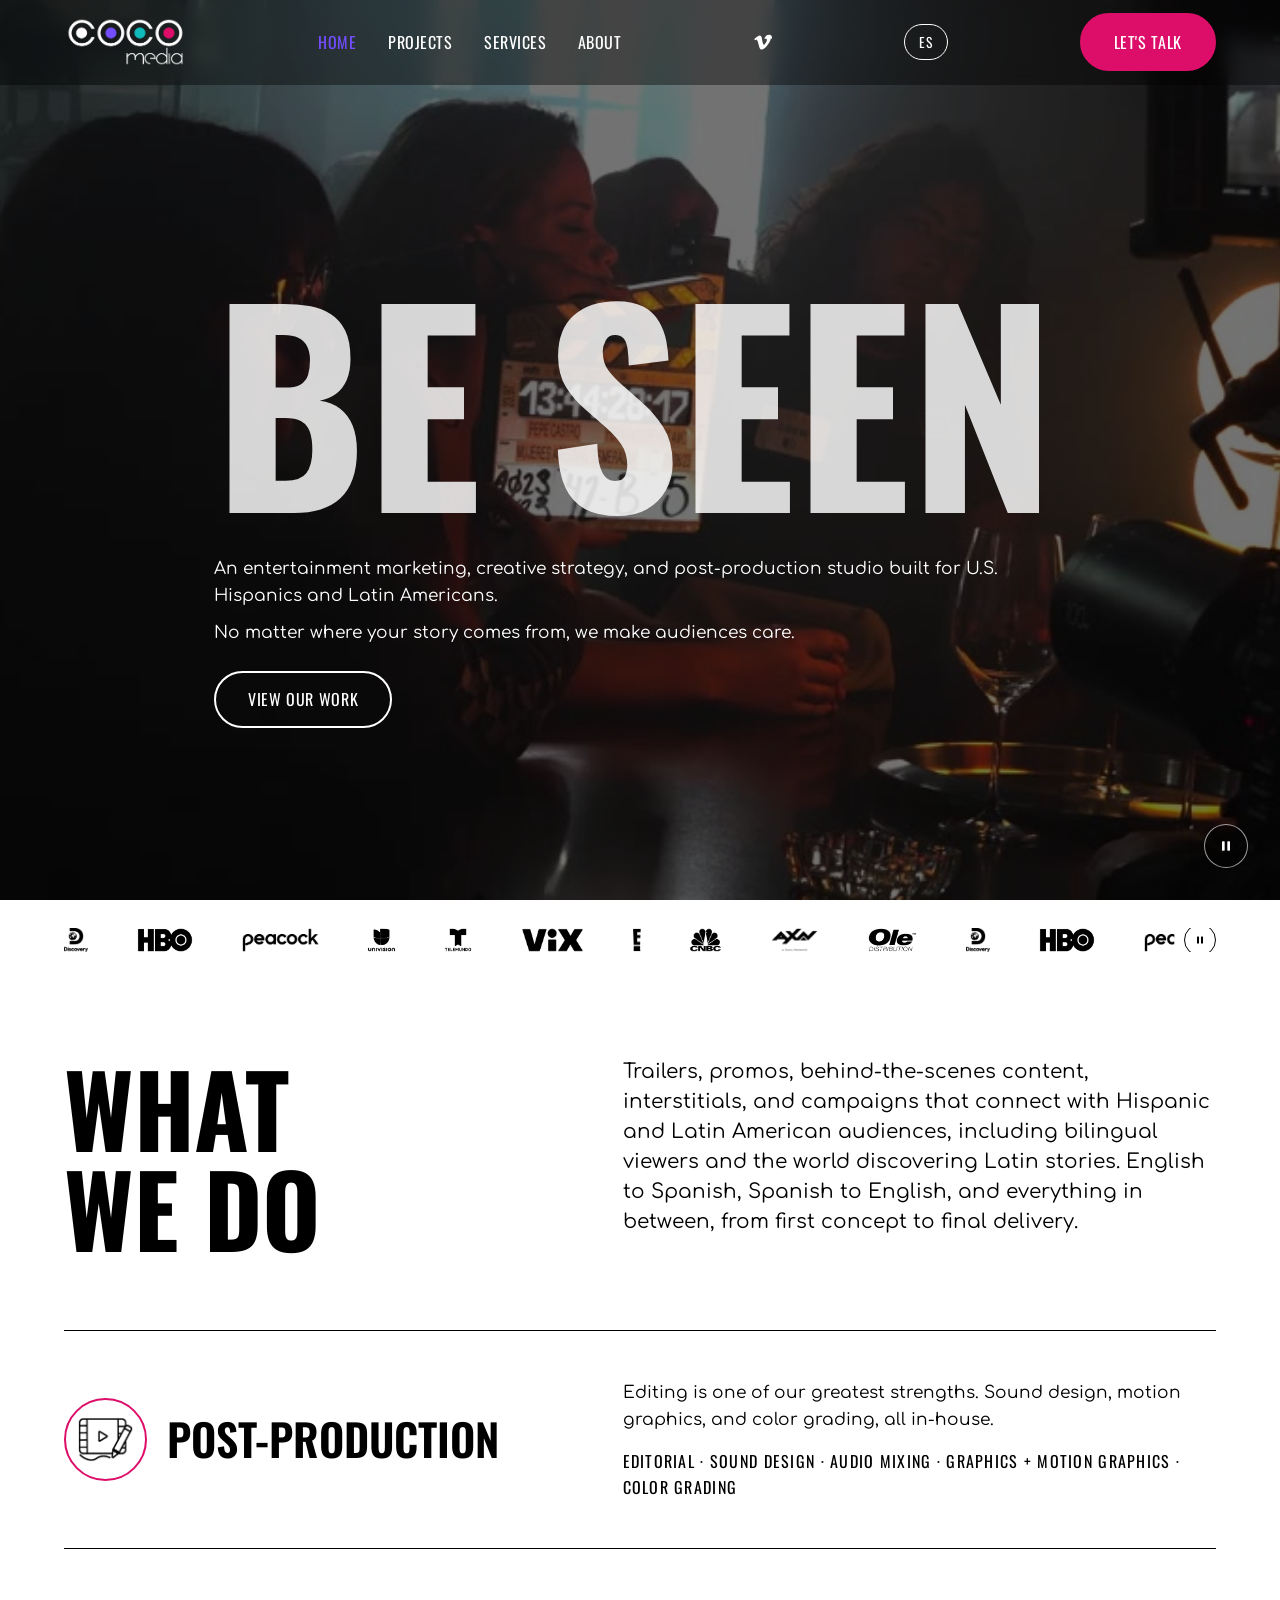
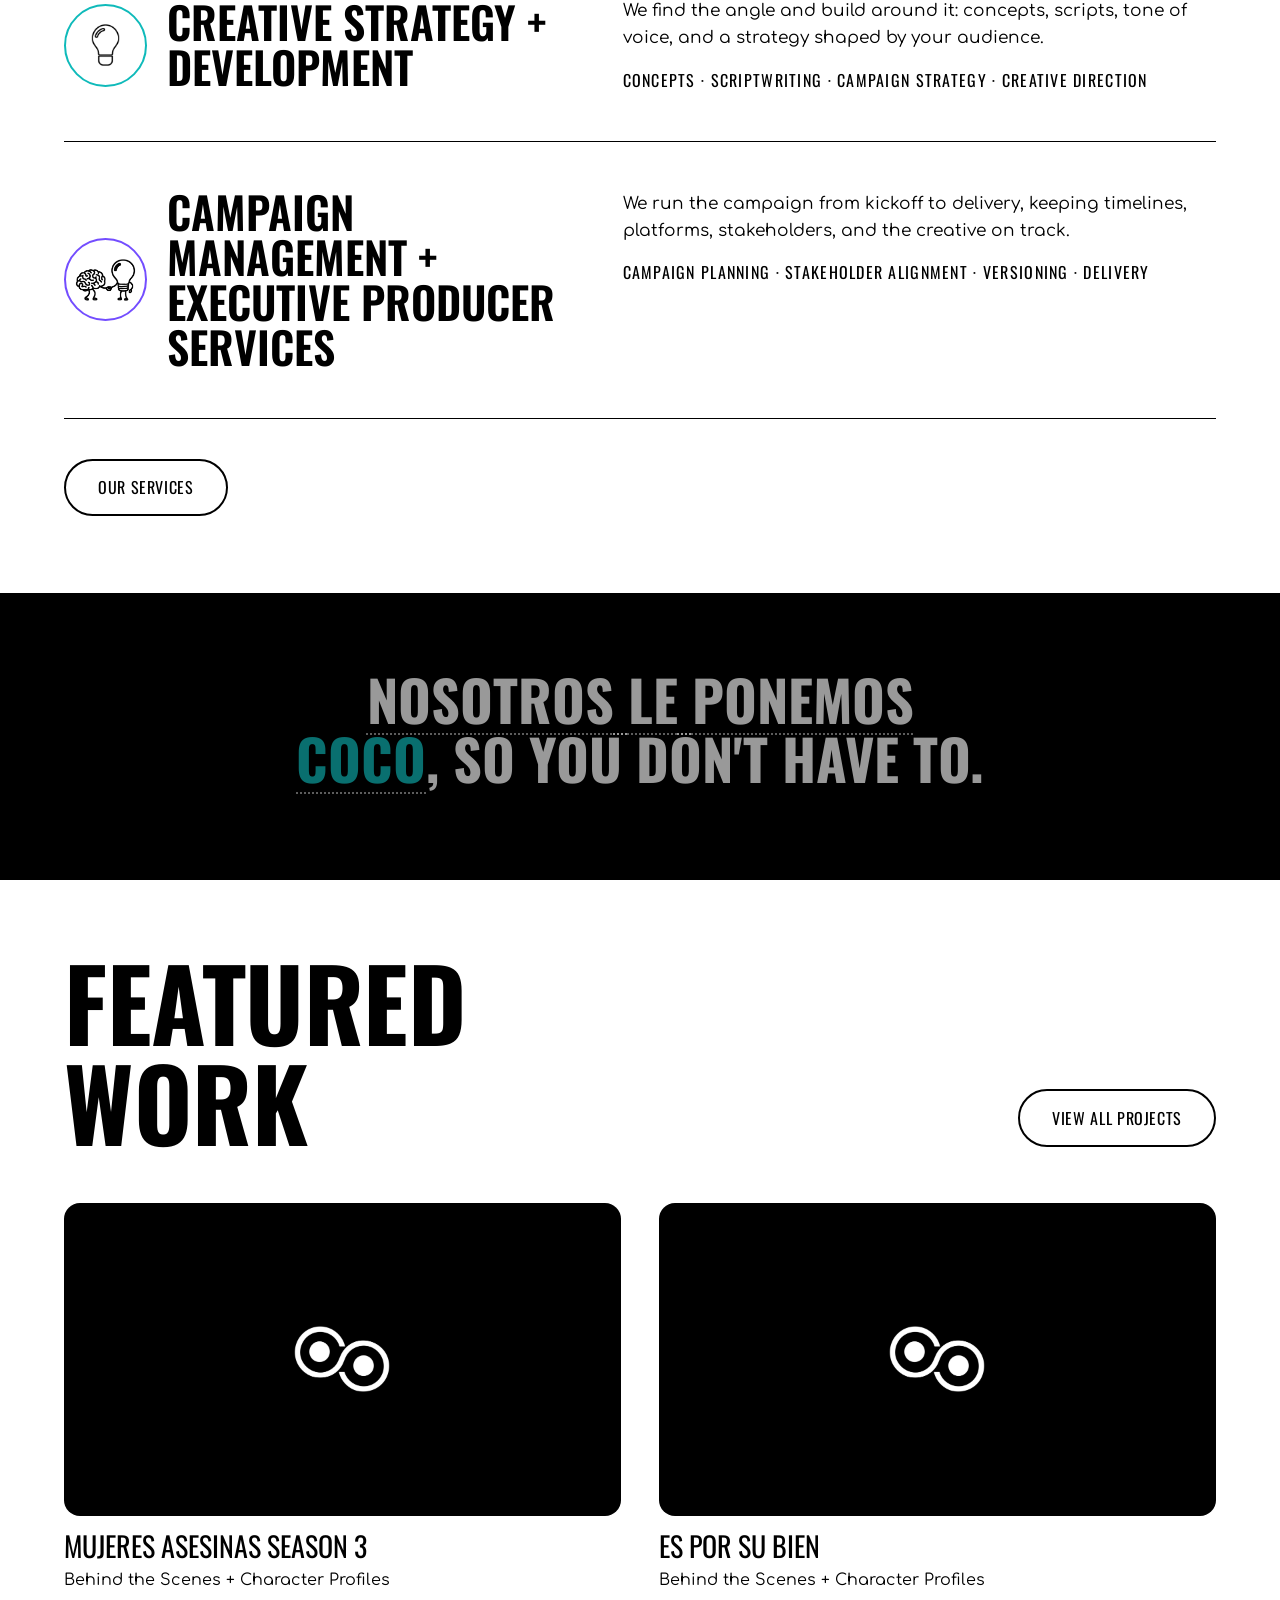
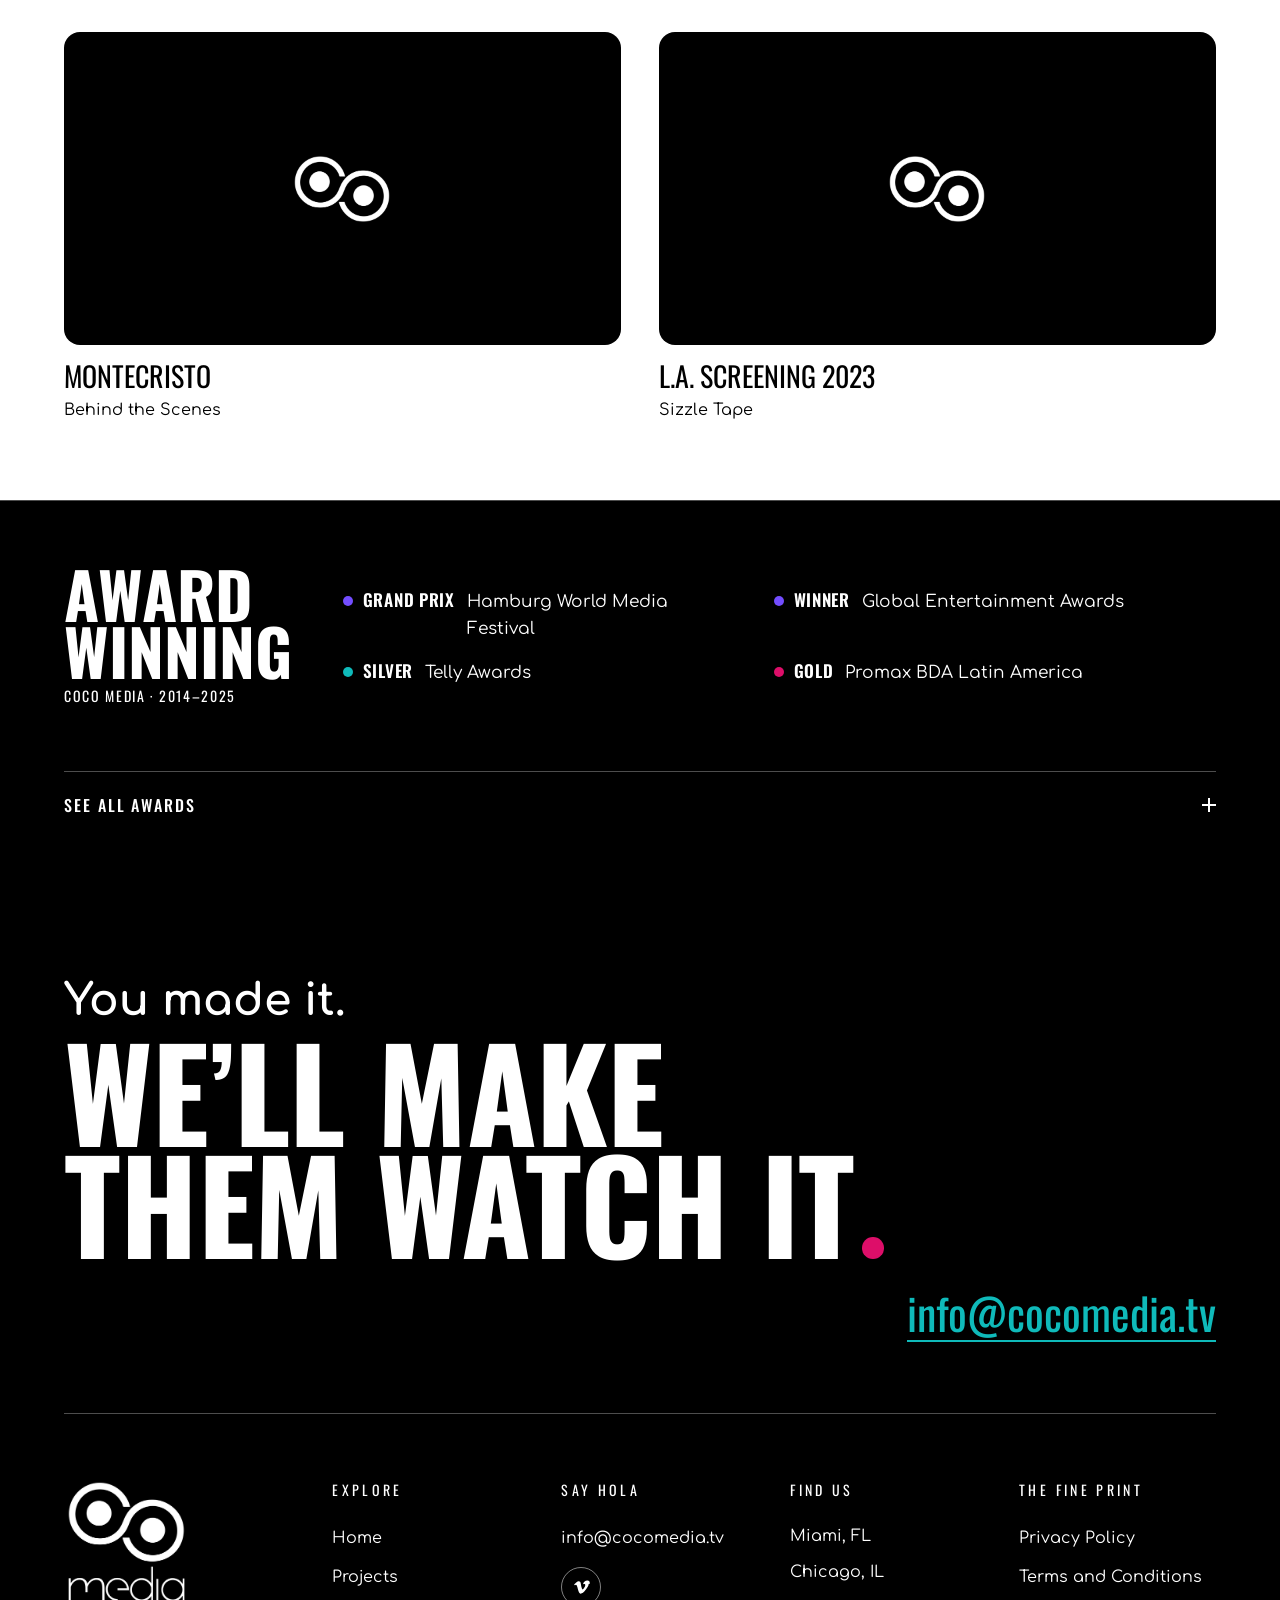
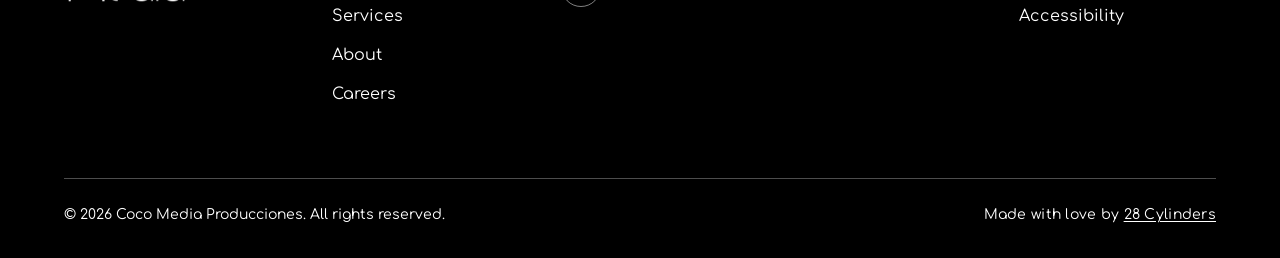
<file: index.html>
<!DOCTYPE html>
<html lang="en">
<head>
  <meta charset="UTF-8">
  <meta name="color-scheme" content="light only">
  <meta name="viewport" content="width=device-width, initial-scale=1.0">
  <title>Coco Media | Entertainment Marketing for Hispanic Audiences</title>
  <meta name="description" content="Coco Media is an entertainment marketing, creative strategy, and post-production studio built for U.S. Hispanic and Latin American audiences. Based in Miami and Chicago.">
  <meta property="og:title" content="Coco Media | Be Seen. Truly Seen.">
  <meta property="og:description" content="Entertainment marketing, creative strategy, and post-production for U.S. Hispanic and Latin American audiences.">
  <meta property="og:type" content="website">
  <meta property="og:url" content="https://cocomedia.tv/">
  <link rel="icon" href="assets/favicon/favicon.ico">
  <link rel="icon" type="image/png" sizes="192x192" href="assets/favicon/favicon-192.png">
  <link rel="apple-touch-icon" href="assets/favicon/apple-touch-icon.png">
  <link rel="preload" href="assets/fonts/oswald.woff2" as="font" type="font/woff2" crossorigin>
  <link rel="canonical" href="https://cocomedia.tv/">
  <link rel="alternate" hreflang="en" href="https://cocomedia.tv/">
  <link rel="alternate" hreflang="es" href="https://cocomedia.tv/es/">
  <link rel="alternate" hreflang="x-default" href="https://cocomedia.tv/">
  <meta property="og:site_name" content="Coco Media">
  <meta property="og:image" content="https://cocomedia.tv/assets/brand/og-image.png">
  <meta property="og:image:width" content="1200">
  <meta property="og:image:height" content="630">
  <meta property="og:image:alt" content="Coco Media logo">
  <meta name="twitter:card" content="summary_large_image">
  <meta name="theme-color" content="#000000">
  <script type="application/ld+json">
  {
    "@context": "https://schema.org",
    "@type": "Organization",
    "name": "Coco Media",
    "legalName": "Coco Media Producciones",
    "url": "https://cocomedia.tv/",
    "logo": "https://cocomedia.tv/assets/brand/coco-media-logo-black-dots.png",
    "image": "https://cocomedia.tv/assets/brand/og-image.png",
    "email": "info@cocomedia.tv",
    "slogan": "Be Seen. Truly Seen.",
    "description": "Entertainment marketing, creative strategy, and post-production studio for U.S. Hispanic and Latin American audiences.",
    "founder": { "@type": "Person", "name": "Mary Cruz Camacho" },
    "location": [
      { "@type": "Place", "name": "Miami", "address": { "@type": "PostalAddress", "addressLocality": "Miami", "addressRegion": "FL", "addressCountry": "US" } },
      { "@type": "Place", "name": "Chicago", "address": { "@type": "PostalAddress", "addressLocality": "Chicago", "addressRegion": "IL", "addressCountry": "US" } }
    ],
    "knowsLanguage": ["en", "es"],
    "knowsAbout": ["Entertainment marketing", "Trailers", "Promos", "Behind-the-scenes content", "Post-production", "Hispanic audiences", "Latin American audiences"],
    "sameAs": ["https://vimeo.com/mcpani"]
  }
  </script>
  <link rel="stylesheet" href="css/style.css?v=11121929">
  <script>document.documentElement.classList.add('js');</script>
</head>
<body class="page-home">
  <!-- Loading screen (Oct 15): Coco rings draw + spin, then the page fades in. Hidden without JS. -->
  <div class="preloader" aria-hidden="true">
    <svg class="preloader-mark" viewBox="0 0 280 80">
      <circle class="pl-ring pl-ring--white" cx="50" cy="40" r="28"/>
      <circle class="pl-ring pl-ring--violet" cx="110" cy="40" r="28"/>
      <circle class="pl-ring pl-ring--teal" cx="170" cy="40" r="28"/>
      <circle class="pl-ring pl-ring--pink" cx="230" cy="40" r="28"/>
      <circle class="pl-dot pl-dot--white" cx="50" cy="40" r="9"/>
      <circle class="pl-dot pl-dot--violet" cx="110" cy="40" r="9"/>
      <circle class="pl-dot pl-dot--teal" cx="170" cy="40" r="9"/>
      <circle class="pl-dot pl-dot--pink" cx="230" cy="40" r="9"/>
    </svg>
  </div>
  <a class="skip-link" href="#main">Skip to content</a>

  <header class="site-header">
    <div class="container header-inner">
      <a href="index.html" class="logo">
        <img src="assets/brand/coco-media-logo-white-dots.png" alt="Coco Media" width="86" height="34" class="logo-img logo-img--light">
        <img src="assets/brand/coco-media-logo-black-dots.png" alt="Coco Media" width="86" height="34" class="logo-img logo-img--dark">
      </a>
      <nav class="main-nav" aria-label="Primary">
        <ul>
          <li><a href="index.html" aria-current="page">Home</a></li>
          <li><a href="projects.html">Projects</a></li>
          <li><a href="services.html">Services</a></li>
          <li><a href="about.html">About</a></li>
        </ul>
      </nav>
      <!-- Social links: LinkedIn + Instagram hidden until real profile URLs exist (Oct 8) -->
      <div class="social-icons">
        <a href="https://vimeo.com/mcpani" aria-label="Coco Media on Vimeo" target="_blank" rel="noopener"><svg viewBox="0 0 24 24" aria-hidden="true"><path d="M22.396 7.164c-.093 2.026-1.507 4.799-4.245 8.32-2.828 3.672-5.221 5.508-7.181 5.508-1.214 0-2.24-1.12-3.078-3.36-.562-2.055-1.125-4.111-1.687-6.166-.626-2.242-1.298-3.363-2.016-3.363-.156 0-.703.328-1.64.98l-.983-1.266c1.031-.906 2.047-1.812 3.047-2.719C6.023 4.019 7.213 3.394 7.947 3.325c1.749-.169 2.826.937 3.234 3.315.44 2.573.744 4.172.916 4.797.51 2.312 1.07 3.468 1.687 3.468.478 0 1.198-.755 2.159-2.264.96-1.51 1.474-2.658 1.543-3.444.14-1.303-.376-1.955-1.543-1.955-.55 0-1.116.126-1.699.377 1.128-3.696 3.283-5.492 6.465-5.388 2.362.076 3.475 1.6 3.339 4.576z"/></svg></a>
        <!-- TBD: real LinkedIn URL -->
        <!-- TBD: real Instagram URL -->
      </div>
      <!-- EN/ES toggle: unhide once /es/ pages exist; href points to this page's Spanish counterpart -->
      <a class="lang-switch" href="es/" hreflang="es" lang="es"><span class="sr-only">Ver en español: </span>ES</a>
      <a href="#cta" class="btn btn-cta">Let's Talk</a>
      <button class="nav-toggle" aria-label="Toggle menu" aria-expanded="false">
        <span></span><span></span><span></span>
      </button>
    </div>
  </header>

  <main id="main">

    <!-- 1. HERO — copy is LOCKED per brief, do not rewrite. Sept 25: real
         intro video is in. "Truly Seen." was split out as a smaller line
         under "Be Seen.", then pulled per Sofi Sept 25 ("remove truly seen
         for now") — same locked phrase, just not displaying the sub line
         right now. The .hero-title-sub span/CSS is untouched, so bringing
         it back is just re-adding the span below. -->
    <section class="hero">
      <div class="hero-video-wrap">
        <video class="hero-video" autoplay muted loop playsinline poster="assets/hero/hero-poster.jpg" aria-hidden="true">
          <source src="assets/hero/hero-intro.mp4" type="video/mp4">
        </video>
        <div class="hero-overlay"></div>
      </div>
      <!-- Oct 8: pause control for the looping background video (WCAG 2.2.2: moving content over 5s needs a way to stop it) -->
      <button class="hero-pause" type="button" aria-label="Pause background video" aria-pressed="false">
        <svg class="icon-pause" viewBox="0 0 24 24" aria-hidden="true"><rect x="6" y="5" width="4" height="14" rx="1"/><rect x="14" y="5" width="4" height="14" rx="1"/></svg>
        <svg class="icon-play" viewBox="0 0 24 24" aria-hidden="true"><path d="M8 5.5v13a1 1 0 0 0 1.5.86l10.5-6.5a1 1 0 0 0 0-1.72L9.5 4.64A1 1 0 0 0 8 5.5z"/></svg>
      </button>
      <div class="container hero-content">
        <h1><span class="hero-title-main">Be Seen</span><span class="sr-only">. Coco Media, an entertainment marketing, creative strategy, and post-production studio for Hispanic and Latin American audiences</span></h1>
        <p>An entertainment marketing, creative strategy, and post-production studio built for U.S. Hispanics and Latin Americans. <span class="hero-line2">No matter where your story comes from, we make audiences care.</span></p>
        <a href="projects.html" class="btn">View Our Work</a>
      </div>
    </section>


    <!-- 2. PROOF — new section, not built on old site. Logo assets confirmed ready from Mary Cruz. -->
    <section class="section section--light" id="proof" aria-label="Networks and studios we have worked with">
      <div class="container">
        <div class="logo-marquee">
          <button type="button" class="marquee-pause" aria-label="Pause logo carousel" aria-pressed="false">
            <svg class="icon-pause" viewBox="0 0 24 24" aria-hidden="true"><rect x="6" y="5" width="4" height="14" rx="1"/><rect x="14" y="5" width="4" height="14" rx="1"/></svg>
            <svg class="icon-play" viewBox="0 0 24 24" aria-hidden="true"><path d="M8 5.5v13a1 1 0 0 0 1.5.86l10.5-6.5a1 1 0 0 0 0-1.72L9.5 4.64A1 1 0 0 0 8 5.5z"/></svg>
          </button>
          <div class="logo-marquee-track">
            <!-- logo set x4: only the first set is read by screen readers; copies make each half wider than the screen so the loop never shows a gap -->
            <img src="assets/clients/discovery.png" alt="Discovery" title="Discovery">
            <img src="assets/clients/hbo.png" alt="HBO" title="HBO">
            <img src="assets/clients/peacock.png" alt="Peacock" title="Peacock">
            <img src="assets/clients/univision.png" alt="Univision" title="Univision">
            <img src="assets/clients/telemundo.png" alt="Telemundo" title="Telemundo">
            <img src="assets/clients/vix.png" alt="ViX" title="ViX">
            <img src="assets/clients/e-entertainment.png" alt="E!" title="E!">
            <img src="assets/clients/cnbc.png" alt="CNBC" title="CNBC">
            <img src="assets/clients/axn.png" alt="AXN" title="AXN">
            <img src="assets/clients/ole-distribution.png" alt="Ole Distribution" title="Ole Distribution">
            <img src="assets/clients/discovery.png" alt="" aria-hidden="true">
            <img src="assets/clients/hbo.png" alt="" aria-hidden="true">
            <img src="assets/clients/peacock.png" alt="" aria-hidden="true">
            <img src="assets/clients/univision.png" alt="" aria-hidden="true">
            <img src="assets/clients/telemundo.png" alt="" aria-hidden="true">
            <img src="assets/clients/vix.png" alt="" aria-hidden="true">
            <img src="assets/clients/e-entertainment.png" alt="" aria-hidden="true">
            <img src="assets/clients/cnbc.png" alt="" aria-hidden="true">
            <img src="assets/clients/axn.png" alt="" aria-hidden="true">
            <img src="assets/clients/ole-distribution.png" alt="" aria-hidden="true">
            <img src="assets/clients/discovery.png" alt="" aria-hidden="true">
            <img src="assets/clients/hbo.png" alt="" aria-hidden="true">
            <img src="assets/clients/peacock.png" alt="" aria-hidden="true">
            <img src="assets/clients/univision.png" alt="" aria-hidden="true">
            <img src="assets/clients/telemundo.png" alt="" aria-hidden="true">
            <img src="assets/clients/vix.png" alt="" aria-hidden="true">
            <img src="assets/clients/e-entertainment.png" alt="" aria-hidden="true">
            <img src="assets/clients/cnbc.png" alt="" aria-hidden="true">
            <img src="assets/clients/axn.png" alt="" aria-hidden="true">
            <img src="assets/clients/ole-distribution.png" alt="" aria-hidden="true">
            <img src="assets/clients/discovery.png" alt="" aria-hidden="true">
            <img src="assets/clients/hbo.png" alt="" aria-hidden="true">
            <img src="assets/clients/peacock.png" alt="" aria-hidden="true">
            <img src="assets/clients/univision.png" alt="" aria-hidden="true">
            <img src="assets/clients/telemundo.png" alt="" aria-hidden="true">
            <img src="assets/clients/vix.png" alt="" aria-hidden="true">
            <img src="assets/clients/e-entertainment.png" alt="" aria-hidden="true">
            <img src="assets/clients/cnbc.png" alt="" aria-hidden="true">
            <img src="assets/clients/axn.png" alt="" aria-hidden="true">
            <img src="assets/clients/ole-distribution.png" alt="" aria-hidden="true">
          </div>
        </div>
      </div>
    </section>

    <!-- 3. WHAT WE DO — copy approved Oct 6. Editorial layout (Oct 6):
         display title + intro mirror Why Coco; services are full-width
         rows split by hairlines, icon + name left, description + tags right.
         Light section so it contrasts with the dark Why Coco below. -->
    <section class="section section--light" id="what-we-do">
      <div class="container">
        <div class="split-head">
          <h2 class="display-title">What <br>We Do</h2>
          <p class="split-intro">Trailers, promos, behind-the-scenes content, interstitials, and campaigns that connect with Hispanic and Latin American audiences, including bilingual viewers and the world discovering Latin stories. English to Spanish, Spanish to English, and everything in between, from first concept to final delivery.</p>
        </div>
        <ul class="service-rows">
          <li class="service-row">
            <div class="service-name">
              <span class="ring-frame ring-frame--pink"><img src="assets/icons/icon-video-editing-bold.png" alt=""></span>
              <h3>Post-Production</h3>
            </div>
            <div class="service-body">
              <p>Editing is one of our greatest strengths. Sound design, motion graphics, and color grading, all in-house.</p>
              <p class="service-tags">Editorial · Sound Design · Audio Mixing · Graphics + Motion Graphics · Color Grading</p>
              <!-- Reminder: always "Post-Production", never "Production + Post" (insurance/liability accuracy) -->
            </div>
          </li>
          <li class="service-row">
            <div class="service-name">
              <span class="ring-frame ring-frame--teal"><img src="assets/icons/icon-lightbulb-bold.png" alt=""></span>
              <h3>Creative Strategy + Development</h3>
            </div>
            <div class="service-body">
              <p>We find the angle and build around it: concepts, scripts, tone of voice, and a strategy shaped by your audience.</p>
              <p class="service-tags">Concepts · Scriptwriting · Campaign Strategy · Creative Direction</p>
            </div>
          </li>
          <li class="service-row">
            <div class="service-name">
              <span class="ring-frame ring-frame--violet"><img src="assets/icons/icon-collaboration-bold.png" alt=""></span>
              <h3>Campaign Management + Executive Producer Services</h3>
            </div>
            <div class="service-body">
              <p>We run the campaign from kickoff to delivery, keeping timelines, platforms, stakeholders, and the creative on track.</p>
              <p class="service-tags">Campaign Planning · Stakeholder Alignment · Versioning · Delivery</p>
            </div>
          </li>
        </ul>
        <a href="services.html" class="btn btn-dark-outline">Our Services</a>
      </div>
    </section>

    <!-- 6. TAGLINE 2 — LOCKED, design confirmed unchanged -->
    <section class="section section--dark" id="tagline-2">
      <div class="container">
        <div class="define-wrap">
          <h2><span role="button" tabindex="0" class="define-trigger" aria-expanded="false" aria-controls="coco-def"><span lang="es">Nosotros le ponemos <span class="accent-teal">coco</span></span></span>,<br class="br-m"> <span lang="en">so you don't have&nbsp;to.</span></h2>
          <!-- Dictionary card (Oct 16): shows on hover/focus on desktop, tap on touch -->
          <div class="define-card" id="coco-def" role="note">
            <p class="define-word" lang="es">po·ner·le co·co</p>
            <p class="define-meta"><em>phrase</em> · Latin American slang</p>
            <ol class="define-list">
              <li>To think really hard about something; to put your head, creativity, and ingenuity into it. <span class="define-note">(<span lang="es">coco</span>, n.: your head)</span></li>
              <li>What we do for every story, so you don’t have to.</li>
            </ol>
          </div>
        </div>
      </div>
    </section>

    <!-- 7. FEATURED WORK (moved Oct 6: ends the page on the proof, right before the CTA) — STAND-IN for review: the earlier Vimeo-matched
         list. Final 4 still to be confirmed with Mary Cruz. Cards deep-link
         into projects.html?id=N; thumbnails load from Vimeo via main.js. -->
    <section class="section section--light" id="featured-work">
      <div class="container">
        <div class="section-head section-head--display">
          <h2 class="display-title">Featured <br>Work</h2>
          <a href="projects.html" class="btn">View All Projects</a>
        </div>
        <div class="feature-grid">
          <a class="feature-card" href="projects.html?id=1">
            <span class="feature-thumb" data-vimeo-thumb="1144681763"></span>
            <span class="feature-title">Mujeres Asesinas Season 3</span>
            <span class="feature-type">Behind the Scenes + Character Profiles</span>
          </a>
          <a class="feature-card" href="projects.html?id=7">
            <span class="feature-thumb" data-vimeo-thumb="1138162833"></span>
            <span class="feature-title">Es Por Su Bien</span>
            <span class="feature-type">Behind the Scenes + Character Profiles</span>
          </a>
          <a class="feature-card" href="projects.html?id=12">
            <span class="feature-thumb" data-vimeo-thumb="1144652042"></span>
            <span class="feature-title">Montecristo</span>
            <span class="feature-type">Behind the Scenes</span>
          </a>
          <a class="feature-card" href="projects.html?id=29">
            <span class="feature-thumb" data-vimeo-thumb="1079433522"></span>
            <span class="feature-title">L.A. Screening 2023</span>
            <span class="feature-type">Sizzle Tape</span>
          </a>
        </div>
      </div>
    </section>

    <!-- AWARDS (Nov 9): rebuilt from Mary Cruz's "RESUMEN PREMIOS actualizado 2026" sheet. Nov 10: Coco Media's own awards only
         (Mary Cruz asked to drop the founder-era ones). 8 awards, 2014-2025. Highlights up top; full list opens below. -->
    <section class="section section--dark" id="awards" aria-labelledby="awards-title">
      <div class="container">
        <div class="awards-strip">
          <p class="awards-stat" id="awards-title"><span class="awards-strip-num">Award <br>Winning</span> <span class="awards-strip-label">Coco Media · 2014–2025</span></p>
          <ul class="awards-strip-list">
            <li><i style="background:#734DFF"></i><strong>Grand Prix</strong> <span class="aw-name">Hamburg World Media Festival</span></li>
            <li><i style="background:#734DFF"></i><strong>Winner</strong> <span class="aw-name">Global Entertainment Awards</span></li>
            <li><i style="background:#0FBABA"></i><strong>Silver</strong> <span class="aw-name">Telly Awards</span></li>
            <li><i style="background:#DD0E69"></i><strong>Gold</strong> <span class="aw-name">Promax BDA Latin America</span></li>
          </ul>
        </div>
        <details class="awards-all">
          <summary><span class="aw-open-label">See all awards</span><span class="aw-close-label">Hide awards</span><span class="dl-plus" aria-hidden="true"></span></summary>
          <!-- Nov 9: trophy cutouts (same treatment as About) appear when the list opens -->
          <div class="award-snacks awards-all-snacks" aria-hidden="true">
            <img class="award-cutout award-cutout--hamburg" src="assets/about/award-hamburg.webp" width="400" height="396" alt="" loading="lazy">
            <img class="award-cutout award-cutout--telly" src="assets/about/award-telly.webp" width="388" height="1098" alt="" loading="lazy">
          </div>
          <table class="awards-table">
            <caption class="sr-only">Industry awards, newest first</caption>
            <thead><tr><th scope="col">Year</th><th scope="col">Award</th><th scope="col">Festival</th><th scope="col">Work</th></tr></thead>
            <tbody>
            <tr><td class="aw-year">2025</td><td class="aw-medal"><i class="aw-dot aw-dot--violet"></i>Winner</td><td class="aw-event">Global Entertainment Awards<span class="aw-cat">TV Best Short Form</span></td><td class="aw-work">Mujeres Asesinas Season 2, Behind the Scenes · VIX</td></tr>
            <tr><td class="aw-year">2024</td><td class="aw-medal"><i class="aw-dot aw-dot--violet"></i>Grand Prix</td><td class="aw-event">Hamburg World Media Festival<span class="aw-cat">Intermedia Globe, Best in Marketing and Promotions</span></td><td class="aw-work">Mujeres Asesinas Season 2 · VIX</td></tr>
            <tr><td class="aw-year">2024</td><td class="aw-medal"><i class="aw-dot aw-dot--pink"></i>Gold</td><td class="aw-event">Hamburg World Media Festival<span class="aw-cat">Best in Marketing and Promotions</span></td><td class="aw-work">Mujeres Asesinas Season 2 · VIX</td></tr>
            <tr><td class="aw-year">2024</td><td class="aw-medal"><i class="aw-dot aw-dot--teal"></i>Silver</td><td class="aw-event">Telly Awards<span class="aw-cat">Promotional Video, Public Interest and Awareness</span></td><td class="aw-work">Mujeres Asesinas Season 2, Behind the Scenes · VIX</td></tr>
            <tr><td class="aw-year">2021</td><td class="aw-medal"><i class="aw-dot aw-dot--teal"></i>Silver</td><td class="aw-event">Promax U.S. Hispanic Awards<span class="aw-cat">Best Drama Promo</span></td><td class="aw-work">La Suerte de Loli · Telemundo</td></tr>
            <tr><td class="aw-year">2014</td><td class="aw-medal"><i class="aw-dot aw-dot--pink"></i>Gold</td><td class="aw-event">Promax BDA Latin America<span class="aw-cat">Interstitial Campaign or Series</span></td><td class="aw-work">Piensa Seguro · Investigation Discovery</td></tr>
            <tr><td class="aw-year">2014</td><td class="aw-medal"><i class="aw-dot aw-dot--white"></i>Bronze</td><td class="aw-event">Promax BDA Latin America<span class="aw-cat">Interstitial Campaign or Series, PSA</span></td><td class="aw-work">Piensa Seguro · Investigation Discovery</td></tr>
            <tr><td class="aw-year">2014</td><td class="aw-medal"><i class="aw-dot aw-dot--white"></i>Bronze</td><td class="aw-event">Promax BDA Latin America<span class="aw-cat">On-Air Program Campaign</span></td><td class="aw-work">En Otra Piel · Telemundo</td></tr>
            </tbody>
          </table>
          <p class="aw-footnote">Before founding Coco Media, Mary Cruz Camacho won 20+ industry awards as a network executive, including several Promax BDA World Golds.</p>
          <button type="button" class="aw-collapse">Hide awards <span aria-hidden="true">↑</span></button>
        </details>
      </div>
    </section>

    <!-- 8. CTA -->
    <section class="section section--dark cta-ed" id="cta">
      <div class="container">
        <h2 class="cta-ed-title"><span class="cta-ed-lead">You made it.</span> <span class="cta-ed-big">We’ll make <br>them watch it<span class="cta-ed-q cta-ed-dot"><span class="sr-only">.</span></span></span></h2>
        <div class="cta-contact">
          <a class="cta-email js-email" data-user="info" data-domain="cocomedia.tv" href="#cta">Email us</a>
          <noscript><p class="cta-email-plain">info [at] cocomedia [dot] tv</p></noscript>
        </div>
      </div>
    </section>

  </main>

  <footer class="site-footer site-footer--home">
    <div class="container">
      <div class="footer-top">
        <p class="footer-tagline">Be Seen<span class="round-dot"><span class="sr-only">.</span></span><br><em>Truly Seen<span class="round-dot"><span class="sr-only">.</span></span></em></p>
      </div>
      <div class="footer-cols">
        <div class="footer-col footer-brand-col"><img class="footer-logo-img" src="assets/brand/coco-media-logo-white.png" alt="Coco Media" width="59" height="60"></div>
        <nav class="footer-col footer-nav" aria-label="Footer">
          <p class="footer-label">Explore</p>
          <ul>
            <li><a href="index.html">Home</a></li>
            <li><a href="projects.html">Projects</a></li>
            <li><a href="services.html">Services</a></li>
            <li><a href="about.html">About</a></li>
            <li><a href="careers.html">Careers</a></li>
          </ul>
        </nav>
        <div class="footer-col">
          <p class="footer-label">Say hola</p>
          <ul>
            <li><a class="js-email" data-user="info" data-domain="cocomedia.tv" href="#main">Email us</a></li>
            <li class="footer-social">
              <a href="https://vimeo.com/mcpani" aria-label="Coco Media on Vimeo" target="_blank" rel="noopener"><svg viewBox="0 0 24 24" aria-hidden="true"><path d="M22.396 7.164c-.093 2.026-1.507 4.799-4.245 8.32-2.828 3.672-5.221 5.508-7.181 5.508-1.214 0-2.24-1.12-3.078-3.36-.562-2.055-1.125-4.111-1.687-6.166-.626-2.242-1.298-3.363-2.016-3.363-.156 0-.703.328-1.64.98l-.983-1.266c1.031-.906 2.047-1.812 3.047-2.719C6.023 4.019 7.213 3.394 7.947 3.325c1.749-.169 2.826.937 3.234 3.315.44 2.573.744 4.172.916 4.797.51 2.312 1.07 3.468 1.687 3.468.478 0 1.198-.755 2.159-2.264.96-1.51 1.474-2.658 1.543-3.444.14-1.303-.376-1.955-1.543-1.955-.55 0-1.116.126-1.699.377 1.128-3.696 3.283-5.492 6.465-5.388 2.362.076 3.475 1.6 3.339 4.576z"/></svg></a>
              <!-- LinkedIn + Instagram: add here once URLs exist (same markup, aria-label "Coco Media on LinkedIn/Instagram") -->
            </li>
          </ul>
        </div>
        <div class="footer-col">
          <p class="footer-label">Find us</p>
          <ul>
            <li>Miami, FL</li>
            <li>Chicago, IL</li>
          </ul>
        </div>
        <nav class="footer-col footer-legal" aria-label="Legal">
          <p class="footer-label">The fine print</p>
          <ul>
            <li><a href="privacy.html">Privacy Policy</a></li>
            <li><a href="terms.html">Terms and Conditions</a></li>
            <li><a href="accessibility.html">Accessibility</a></li>
          </ul>
        </nav>
      </div>
      <div class="footer-bottom">
        <p class="footer-copyright">&copy; <span id="year"></span> Coco Media Producciones. All rights reserved.</p>
        <p class="footer-credit">Made with love by <a href="https://28cylinders.com" target="_blank" rel="noopener">28 Cylinders</a></p>
      </div>
    </div>
  </footer>

  <script src="js/main.js?v=11121929"></script>
</body>
</html>
</file>
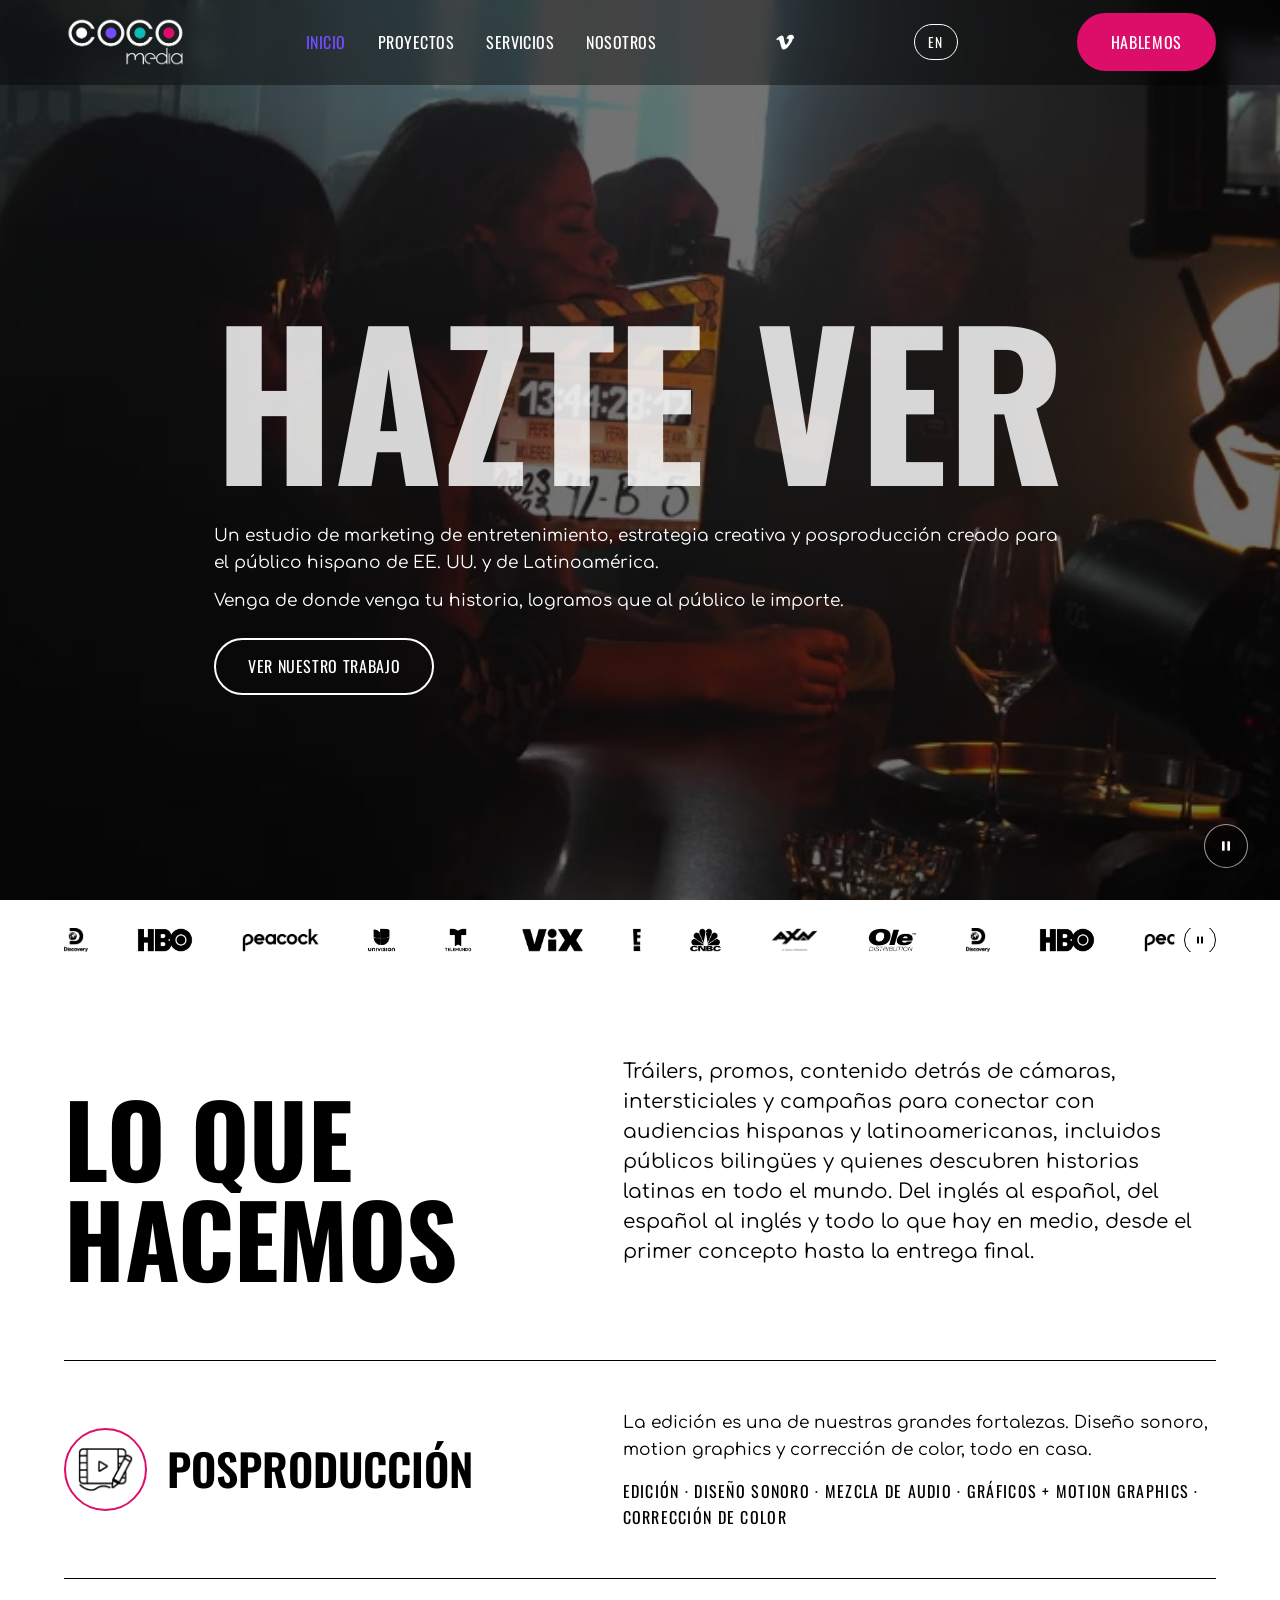
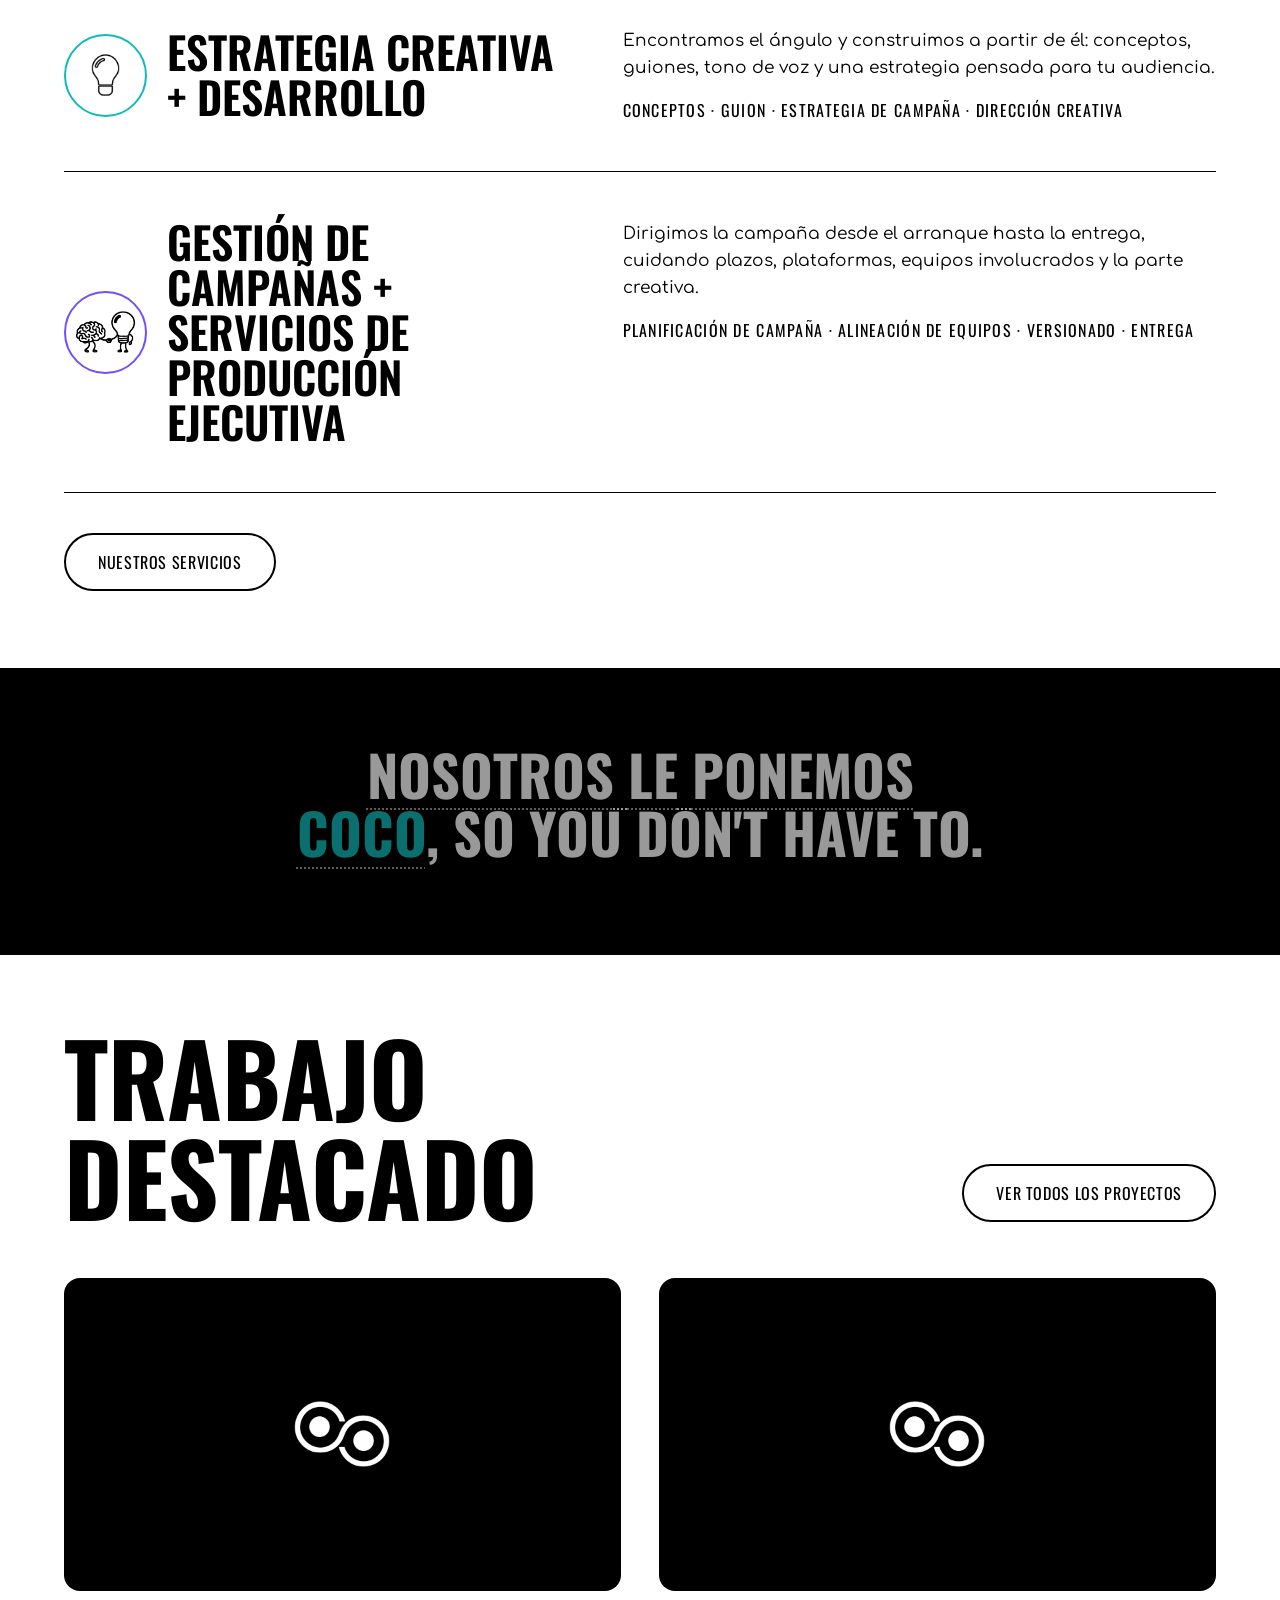
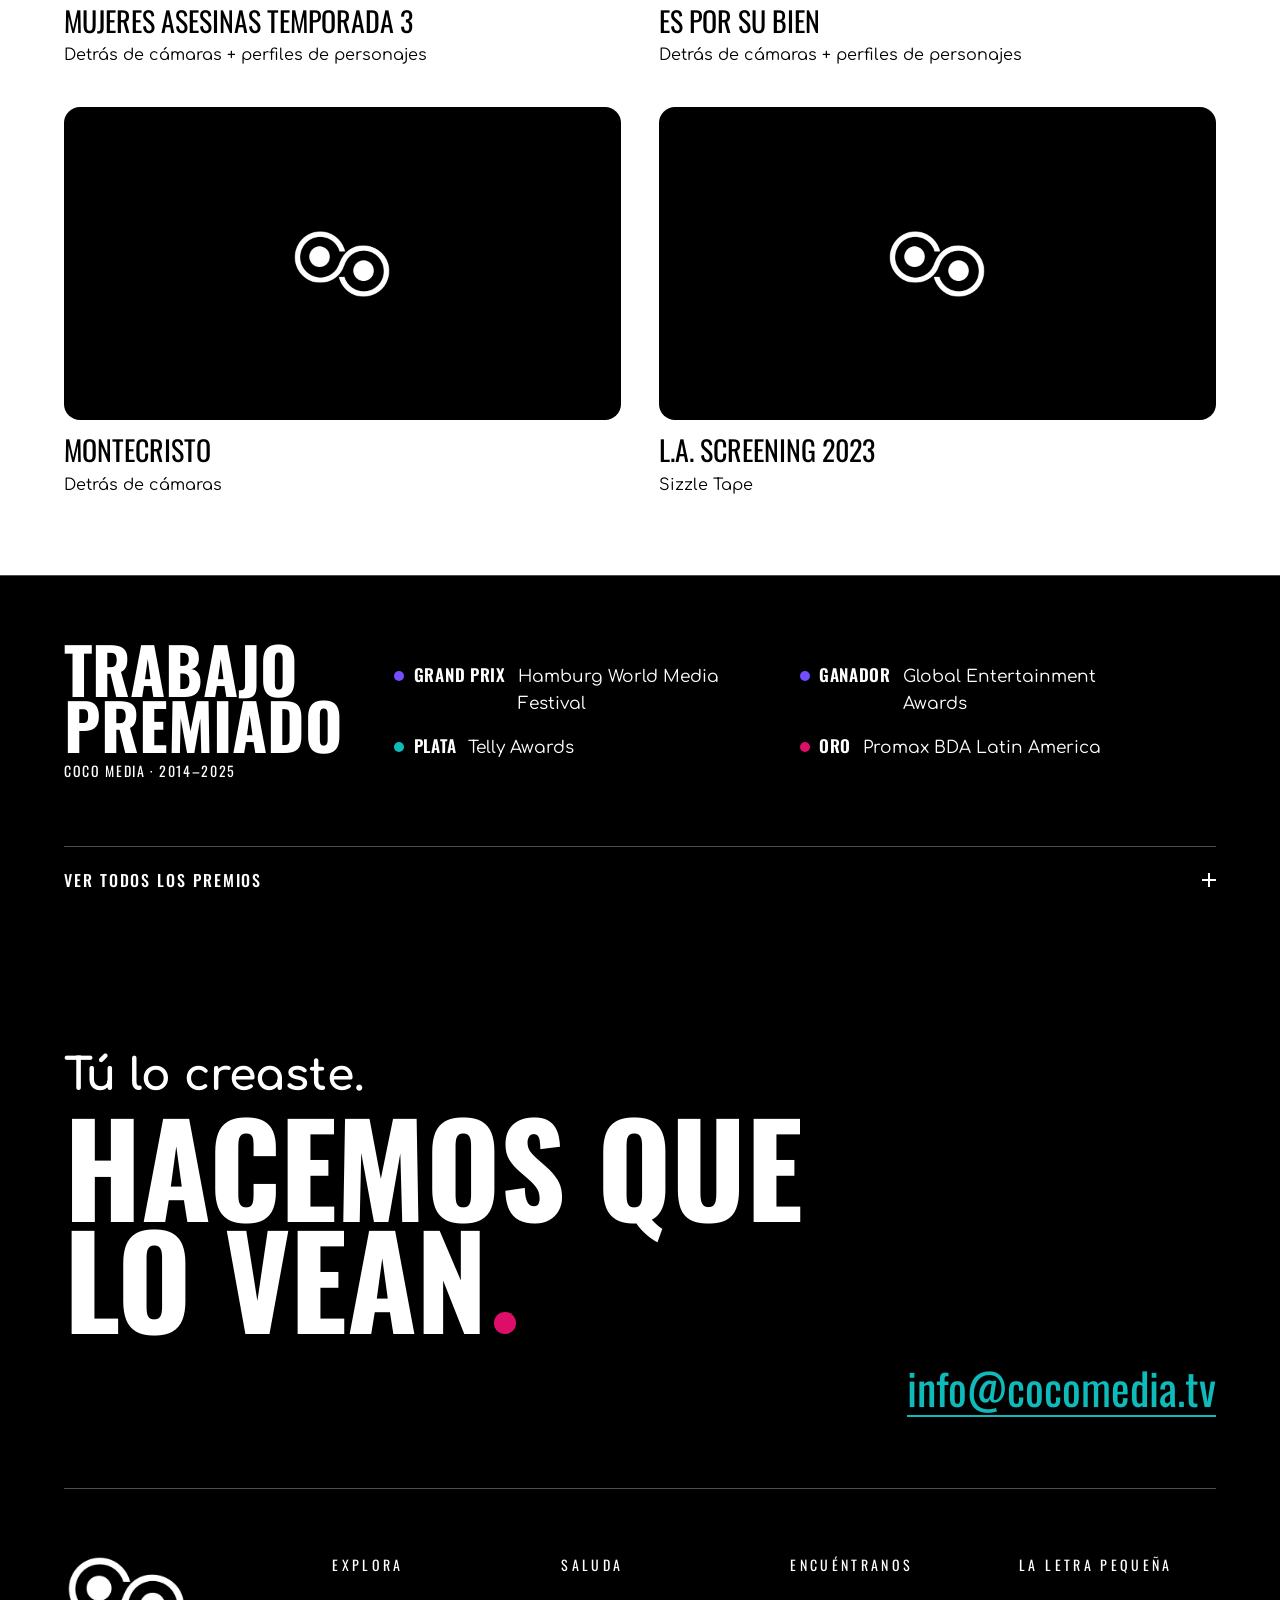
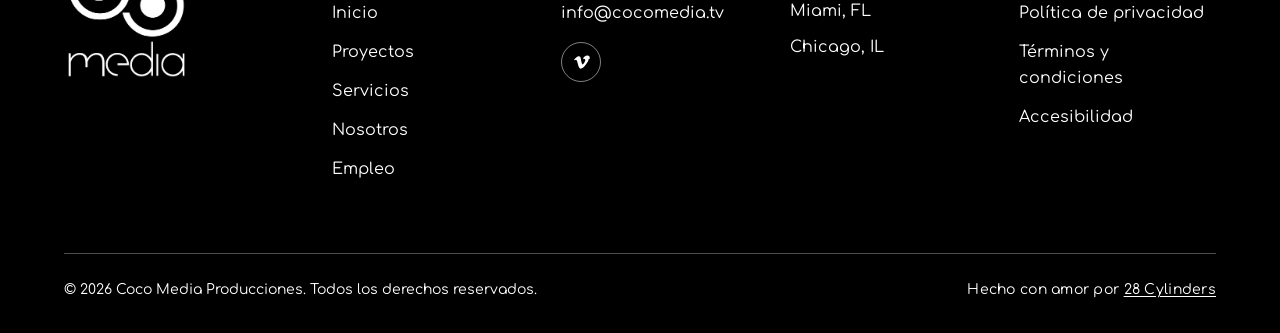
<file: es/index.html>
<!DOCTYPE html>

<html lang="es">
<head>
<meta charset="utf-8">
<meta name="color-scheme" content="light only">
<meta name="viewport" content="width=device-width, initial-scale=1.0">
<title>Coco Media | Marketing de entretenimiento para audiencias hispanas</title>
<meta name="description" content="Coco Media es un estudio de marketing de entretenimiento, estrategia creativa y posproducción creado para audiencias hispanas en EE. UU. y Latinoamérica. Con sede en Miami y Chicago.">
<meta property="og:title" content="Coco Media | Hazte ver. De verdad.">
<meta property="og:description" content="Marketing de entretenimiento, estrategia creativa y posproducción para audiencias hispanas en EE. UU. y Latinoamérica.">
<meta property="og:type" content="website">
<meta property="og:url" content="https://cocomedia.tv/es/">
<link rel="icon" href="../assets/favicon/favicon.ico">
<link rel="icon" type="image/png" sizes="192x192" href="../assets/favicon/favicon-192.png">
<link rel="apple-touch-icon" href="../assets/favicon/apple-touch-icon.png">
<link rel="preload" href="../assets/fonts/oswald.woff2" as="font" type="font/woff2" crossorigin="">
<link rel="canonical" href="https://cocomedia.tv/es/">
  <link rel="alternate" hreflang="en" href="https://cocomedia.tv/">
  <link rel="alternate" hreflang="es" href="https://cocomedia.tv/es/">
  <link rel="alternate" hreflang="x-default" href="https://cocomedia.tv/">
<meta property="og:site_name" content="Coco Media">
<meta property="og:image" content="https://cocomedia.tv/assets/brand/og-image.png">
<meta property="og:image:width" content="1200">
<meta property="og:image:height" content="630">
<meta property="og:image:alt" content="Logo de Coco Media">
<meta name="twitter:card" content="summary_large_image">
<meta name="theme-color" content="#000000">
<script type="application/ld+json">
  {
    "@context": "https://schema.org",
    "@type": "Organization",
    "name": "Coco Media",
    "legalName": "Coco Media Producciones",
    "url": "https://cocomedia.tv/",
    "logo": "https://cocomedia.tv/assets/brand/coco-media-logo-black-dots.png",
    "image": "https://cocomedia.tv/assets/brand/og-image.png",
    "email": "info@cocomedia.tv",
    "slogan": "Be Seen. Truly Seen.",
    "description": "Entertainment marketing, creative strategy, and post-production studio for U.S. Hispanic and Latin American audiences.",
    "founder": { "@type": "Person", "name": "Mary Cruz Camacho" },
    "location": [
      { "@type": "Place", "name": "Miami", "address": { "@type": "PostalAddress", "addressLocality": "Miami", "addressRegion": "FL", "addressCountry": "US" } },
      { "@type": "Place", "name": "Chicago", "address": { "@type": "PostalAddress", "addressLocality": "Chicago", "addressRegion": "IL", "addressCountry": "US" } }
    ],
    "knowsLanguage": ["en", "es"],
    "knowsAbout": ["Entertainment marketing", "Trailers", "Promos", "Behind-the-scenes content", "Post-production", "Hispanic audiences", "Latin American audiences"],
    "sameAs": ["https://vimeo.com/mcpani"]
  }
  </script>
<link rel="stylesheet" href="../css/style.css?v=11121929">
<script>document.documentElement.classList.add('js');</script>
</head>
<body class="page-home">
<!-- Loading screen (Oct 15): Coco rings draw + spin, then the page fades in. Hidden without JS. -->
<div class="preloader" aria-hidden="true">
<svg class="preloader-mark" viewbox="0 0 280 80">
<circle class="pl-ring pl-ring--white" cx="50" cy="40" r="28"></circle>
<circle class="pl-ring pl-ring--violet" cx="110" cy="40" r="28"></circle>
<circle class="pl-ring pl-ring--teal" cx="170" cy="40" r="28"></circle>
<circle class="pl-ring pl-ring--pink" cx="230" cy="40" r="28"></circle>
<circle class="pl-dot pl-dot--white" cx="50" cy="40" r="9"></circle>
<circle class="pl-dot pl-dot--violet" cx="110" cy="40" r="9"></circle>
<circle class="pl-dot pl-dot--teal" cx="170" cy="40" r="9"></circle>
<circle class="pl-dot pl-dot--pink" cx="230" cy="40" r="9"></circle>
</svg>
</div>
<a class="skip-link" href="#main">Saltar al contenido</a>
<header class="site-header">
<div class="container header-inner">
<a href="index.html" class="logo">
<img src="../assets/brand/coco-media-logo-white-dots.png" alt="Coco Media" width="86" height="34" class="logo-img logo-img--light">
<img src="../assets/brand/coco-media-logo-black-dots.png" alt="Coco Media" width="86" height="34" class="logo-img logo-img--dark">
</a>
<nav class="main-nav" aria-label="Principal">
<ul>
<li><a href="index.html" aria-current="page">Inicio</a></li>
<li><a href="proyectos.html">Proyectos</a></li>
<li><a href="servicios.html">Servicios</a></li>
<li><a href="nosotros.html">Nosotros</a></li>
</ul>
</nav>
<!-- Social links: LinkedIn + Instagram hidden until real profile URLs exist (Oct 8) -->
<div class="social-icons">
<a href="https://vimeo.com/mcpani" aria-label="Coco Media en Vimeo" target="_blank" rel="noopener"><svg viewbox="0 0 24 24" aria-hidden="true"><path d="M22.396 7.164c-.093 2.026-1.507 4.799-4.245 8.32-2.828 3.672-5.221 5.508-7.181 5.508-1.214 0-2.24-1.12-3.078-3.36-.562-2.055-1.125-4.111-1.687-6.166-.626-2.242-1.298-3.363-2.016-3.363-.156 0-.703.328-1.64.98l-.983-1.266c1.031-.906 2.047-1.812 3.047-2.719C6.023 4.019 7.213 3.394 7.947 3.325c1.749-.169 2.826.937 3.234 3.315.44 2.573.744 4.172.916 4.797.51 2.312 1.07 3.468 1.687 3.468.478 0 1.198-.755 2.159-2.264.96-1.51 1.474-2.658 1.543-3.444.14-1.303-.376-1.955-1.543-1.955-.55 0-1.116.126-1.699.377 1.128-3.696 3.283-5.492 6.465-5.388 2.362.076 3.475 1.6 3.339 4.576z"></path></svg></a>
<!-- TBD: real LinkedIn URL -->
<!-- TBD: real Instagram URL -->
</div>
<!-- EN/ES toggle: unhide once /es/ pages exist; href points to this page's Spanish counterpart -->
<a class="lang-switch" href="../index.html" hreflang="en" lang="en"><span class="sr-only">View in English: </span>EN</a>
<a href="#cta" class="btn btn-cta">Hablemos</a>
<button class="nav-toggle" aria-label="Abrir o cerrar el menú" aria-expanded="false">
<span></span><span></span><span></span>
</button>
</div>
</header>
<main id="main">
<!-- 1. HERO — copy is LOCKED per brief, do not rewrite. Sept 25: real
         intro video is in. "Truly Seen." was split out as a smaller line
         under "Be Seen.", then pulled per Sofi Sept 25 ("remove truly seen
         for now") — same locked phrase, just not displaying the sub line
         right now. The .hero-title-sub span/CSS is untouched, so bringing
         it back is just re-adding the span below. -->
<section class="hero">
<div class="hero-video-wrap">
<video class="hero-video" autoplay="" muted="" loop="" playsinline="" poster="../assets/hero/hero-poster.jpg" aria-hidden="true">
<source src="../assets/hero/hero-intro.mp4" type="video/mp4">
</video>
<div class="hero-overlay"></div>
</div>
<!-- Oct 8: pause control for the looping background video (WCAG 2.2.2: moving content over 5s needs a way to stop it) -->
<button class="hero-pause" type="button" aria-label="Pausar el video de fondo" aria-pressed="false">
<svg class="icon-pause" viewbox="0 0 24 24" aria-hidden="true"><rect x="6" y="5" width="4" height="14" rx="1"></rect><rect x="14" y="5" width="4" height="14" rx="1"></rect></svg>
<svg class="icon-play" viewbox="0 0 24 24" aria-hidden="true"><path d="M8 5.5v13a1 1 0 0 0 1.5.86l10.5-6.5a1 1 0 0 0 0-1.72L9.5 4.64A1 1 0 0 0 8 5.5z"></path></svg>
</button>
<div class="container hero-content">
<h1><span class="hero-title-main">Hazte ver</span><span class="sr-only">. Coco Media, un estudio de marketing de entretenimiento, estrategia creativa y posproducción para audiencias hispanas y latinoamericanas</span></h1>
<p>Un estudio de marketing de entretenimiento, estrategia creativa y posproducción creado para el público hispano de EE. UU. y de Latinoamérica. <span class="hero-line2">Venga de donde venga tu historia, logramos que al público le importe.</span></p>
<a href="proyectos.html" class="btn">Ver nuestro trabajo</a>
</div>
</section>
<!-- 2. PROOF — new section, not built on old site. Logo assets confirmed ready from Mary Cruz. -->
<section class="section section--light" id="proof" aria-label="Cadenas y estudios con los que hemos trabajado">
<div class="container">
<div class="logo-marquee">
<button type="button" class="marquee-pause" aria-label="Pausar el carrusel de logos" aria-pressed="false">
<svg class="icon-pause" viewbox="0 0 24 24" aria-hidden="true"><rect x="6" y="5" width="4" height="14" rx="1"></rect><rect x="14" y="5" width="4" height="14" rx="1"></rect></svg>
<svg class="icon-play" viewbox="0 0 24 24" aria-hidden="true"><path d="M8 5.5v13a1 1 0 0 0 1.5.86l10.5-6.5a1 1 0 0 0 0-1.72L9.5 4.64A1 1 0 0 0 8 5.5z"></path></svg>
</button>
<div class="logo-marquee-track">
<!-- logo set x4: only the first set is read by screen readers; copies make each half wider than the screen so the loop never shows a gap -->
<img src="../assets/clients/discovery.png" alt="Discovery" title="Discovery">
<img src="../assets/clients/hbo.png" alt="HBO" title="HBO">
<img src="../assets/clients/peacock.png" alt="Peacock" title="Peacock">
<img src="../assets/clients/univision.png" alt="Univision" title="Univision">
<img src="../assets/clients/telemundo.png" alt="Telemundo" title="Telemundo">
<img src="../assets/clients/vix.png" alt="ViX" title="ViX">
<img src="../assets/clients/e-entertainment.png" alt="E!" title="E!">
<img src="../assets/clients/cnbc.png" alt="CNBC" title="CNBC">
<img src="../assets/clients/axn.png" alt="AXN" title="AXN">
<img src="../assets/clients/ole-distribution.png" alt="Ole Distribution" title="Ole Distribution">
<img src="../assets/clients/discovery.png" alt="" aria-hidden="true">
<img src="../assets/clients/hbo.png" alt="" aria-hidden="true">
<img src="../assets/clients/peacock.png" alt="" aria-hidden="true">
<img src="../assets/clients/univision.png" alt="" aria-hidden="true">
<img src="../assets/clients/telemundo.png" alt="" aria-hidden="true">
<img src="../assets/clients/vix.png" alt="" aria-hidden="true">
<img src="../assets/clients/e-entertainment.png" alt="" aria-hidden="true">
<img src="../assets/clients/cnbc.png" alt="" aria-hidden="true">
<img src="../assets/clients/axn.png" alt="" aria-hidden="true">
<img src="../assets/clients/ole-distribution.png" alt="" aria-hidden="true">
<img src="../assets/clients/discovery.png" alt="" aria-hidden="true">
<img src="../assets/clients/hbo.png" alt="" aria-hidden="true">
<img src="../assets/clients/peacock.png" alt="" aria-hidden="true">
<img src="../assets/clients/univision.png" alt="" aria-hidden="true">
<img src="../assets/clients/telemundo.png" alt="" aria-hidden="true">
<img src="../assets/clients/vix.png" alt="" aria-hidden="true">
<img src="../assets/clients/e-entertainment.png" alt="" aria-hidden="true">
<img src="../assets/clients/cnbc.png" alt="" aria-hidden="true">
<img src="../assets/clients/axn.png" alt="" aria-hidden="true">
<img src="../assets/clients/ole-distribution.png" alt="" aria-hidden="true">
<img src="../assets/clients/discovery.png" alt="" aria-hidden="true">
<img src="../assets/clients/hbo.png" alt="" aria-hidden="true">
<img src="../assets/clients/peacock.png" alt="" aria-hidden="true">
<img src="../assets/clients/univision.png" alt="" aria-hidden="true">
<img src="../assets/clients/telemundo.png" alt="" aria-hidden="true">
<img src="../assets/clients/vix.png" alt="" aria-hidden="true">
<img src="../assets/clients/e-entertainment.png" alt="" aria-hidden="true">
<img src="../assets/clients/cnbc.png" alt="" aria-hidden="true">
<img src="../assets/clients/axn.png" alt="" aria-hidden="true">
<img src="../assets/clients/ole-distribution.png" alt="" aria-hidden="true">
</div>
</div>
</div>
</section>
<!-- 3. WHAT WE DO — copy approved Oct 6. Editorial layout (Oct 6):
         display title + intro mirror Why Coco; services are full-width
         rows split by hairlines, icon + name left, description + tags right.
         Light section so it contrasts with the dark Why Coco below. -->
<section class="section section--light" id="what-we-do">
<div class="container">
<div class="split-head">
<h2 class="display-title">Lo que <br>hacemos</h2>
<p class="split-intro">Tráilers, promos, contenido detrás de cámaras, intersticiales y campañas para conectar con audiencias hispanas y latinoamericanas, incluidos públicos bilingües y quienes descubren historias latinas en todo el mundo. Del inglés al español, del español al inglés y todo lo que hay en medio, desde el primer concepto hasta la entrega final.</p>
</div>
<ul class="service-rows">
<li class="service-row">
<div class="service-name">
<span class="ring-frame ring-frame--pink"><img src="../assets/icons/icon-video-editing-bold.png" alt=""></span>
<h3>Posproducción</h3>
</div>
<div class="service-body">
<p>La edición es una de nuestras grandes fortalezas. Diseño sonoro, motion graphics y corrección de color, todo en casa.</p>
<p class="service-tags">Edición · Diseño sonoro · Mezcla de audio · Gráficos + motion graphics · Corrección de color</p>
<!-- Reminder: always "Post-Production", never "Production + Post" (insurance/liability accuracy) -->
</div>
</li>
<li class="service-row">
<div class="service-name">
<span class="ring-frame ring-frame--teal"><img src="../assets/icons/icon-lightbulb-bold.png" alt=""></span>
<h3>Estrategia creativa + desarrollo</h3>
</div>
<div class="service-body">
<p>Encontramos el ángulo y construimos a partir de él: conceptos, guiones, tono de voz y una estrategia pensada para tu audiencia.</p>
<p class="service-tags">Conceptos · Guion · Estrategia de campaña · Dirección creativa</p>
</div>
</li>
<li class="service-row">
<div class="service-name">
<span class="ring-frame ring-frame--violet"><img src="../assets/icons/icon-collaboration-bold.png" alt=""></span>
<h3>Gestión de campañas + servicios de producción ejecutiva</h3>
</div>
<div class="service-body">
<p>Dirigimos la campaña desde el arranque hasta la entrega, cuidando plazos, plataformas, equipos involucrados y la parte creativa.</p>
<p class="service-tags">Planificación de campaña · Alineación de equipos · Versionado · Entrega</p>
</div>
</li>
</ul>
<a href="servicios.html" class="btn btn-dark-outline">Nuestros servicios</a>
</div>
</section>
<!-- 6. TAGLINE 2 — LOCKED, design confirmed unchanged -->
<section class="section section--dark" id="tagline-2">
<div class="container">
<div class="define-wrap">
<h2><span role="button" tabindex="0" class="define-trigger" aria-expanded="false" aria-controls="coco-def"><span lang="es">Nosotros le ponemos <span class="accent-teal">coco</span></span></span>,<br class="br-m"> <span lang="en">so you don't have to.</span></h2>
<!-- Dictionary card (Oct 16): shows on hover/focus on desktop, tap on touch -->
<div class="define-card" id="coco-def" role="note">
<p class="define-word" lang="es">po·ner·le co·co</p>
<p class="define-meta"><em>frase</em> · expresión latinoamericana</p>
<ol class="define-list">
<li>Pensar mucho en algo; ponerle cabeza, creatividad e ingenio. <span class="define-note">(<span lang="es">coco</span>, s.: la cabeza)</span></li>
<li>Lo que hacemos por cada historia, para que tú no tengas que hacerlo.</li>
</ol>
</div>
</div>
</div>
</section>
<!-- 7. FEATURED WORK (moved Oct 6: ends the page on the proof, right before the CTA) — STAND-IN for review: the earlier Vimeo-matched
         list. Final 4 still to be confirmed with Mary Cruz. Cards deep-link
         into projects.html?id=N; thumbnails load from Vimeo via main.js. -->
<section class="section section--light" id="featured-work">
<div class="container">
<div class="section-head section-head--display">
<h2 class="display-title">Trabajo <br>destacado</h2>
<a href="proyectos.html" class="btn">Ver todos los proyectos</a>
</div>
<div class="feature-grid">
<a class="feature-card" href="proyectos.html?id=1">
<span class="feature-thumb" data-vimeo-thumb="1144681763"></span>
<span class="feature-title">Mujeres Asesinas temporada 3</span>
<span class="feature-type">Detrás de cámaras + perfiles de personajes</span>
</a>
<a class="feature-card" href="proyectos.html?id=7">
<span class="feature-thumb" data-vimeo-thumb="1138162833"></span>
<span class="feature-title">Es Por Su Bien</span>
<span class="feature-type">Detrás de cámaras + perfiles de personajes</span>
</a>
<a class="feature-card" href="proyectos.html?id=12">
<span class="feature-thumb" data-vimeo-thumb="1144652042"></span>
<span class="feature-title">Montecristo</span>
<span class="feature-type">Detrás de cámaras</span>
</a>
<a class="feature-card" href="proyectos.html?id=29">
<span class="feature-thumb" data-vimeo-thumb="1079433522"></span>
<span class="feature-title">L.A. Screening 2023</span>
<span class="feature-type">Sizzle Tape</span>
</a>
</div>
</div>
</section>
<!-- AWARDS (Nov 9): rebuilt from Mary Cruz's "RESUMEN PREMIOS actualizado 2026" sheet. Nov 10: Coco Media's own awards only
         (Mary Cruz asked to drop the founder-era ones). 8 awards, 2014-2025. Highlights up top; full list opens below. -->
<section class="section section--dark" id="awards" aria-labelledby="awards-title">
<div class="container">
<div class="awards-strip">
<p class="awards-stat" id="awards-title"><span class="awards-strip-num">Trabajo <br>premiado</span> <span class="awards-strip-label">Coco Media · 2014–2025</span></p>
<ul class="awards-strip-list">
<li><i style="background:#734DFF"></i><strong>Grand Prix</strong> <span class="aw-name">Hamburg World Media Festival</span></li>
<li><i style="background:#734DFF"></i><strong>Ganador</strong> <span class="aw-name">Global Entertainment Awards</span></li>
<li><i style="background:#0FBABA"></i><strong>Plata</strong> <span class="aw-name">Telly Awards</span></li>
<li><i style="background:#DD0E69"></i><strong>Oro</strong> <span class="aw-name">Promax BDA Latin America</span></li>
</ul>
</div>
<details class="awards-all">
<summary><span class="aw-open-label">Ver todos los premios</span><span class="aw-close-label">Ocultar premios</span><span class="dl-plus" aria-hidden="true"></span></summary>
<!-- Nov 9: trophy cutouts (same treatment as About) appear when the list opens -->
<div class="award-snacks awards-all-snacks" aria-hidden="true">
<img class="award-cutout award-cutout--hamburg" src="../assets/about/award-hamburg.webp" width="400" height="396" alt="" loading="lazy">
<img class="award-cutout award-cutout--telly" src="../assets/about/award-telly.webp" width="388" height="1098" alt="" loading="lazy">
</div>
<table class="awards-table">
<caption class="sr-only">Premios de la industria, del más reciente al más antiguo</caption>
<thead><tr><th scope="col">Año</th><th scope="col">Premio</th><th scope="col">Festival</th><th scope="col">destacado</th></tr></thead>
<tbody>
<tr><td class="aw-year">2025</td><td class="aw-medal"><i class="aw-dot aw-dot--violet"></i>Ganador</td><td class="aw-event">Global Entertainment Awards<span class="aw-cat" lang="en">TV Best Short Form</span></td><td class="aw-work">Mujeres Asesinas temporada 2, detrás de cámaras · VIX</td></tr>
<tr><td class="aw-year">2024</td><td class="aw-medal"><i class="aw-dot aw-dot--violet"></i>Grand Prix</td><td class="aw-event">Hamburg World Media Festival<span class="aw-cat" lang="en">Intermedia Globe, Best in Marketing and Promotions</span></td><td class="aw-work">Mujeres Asesinas temporada 2 · VIX</td></tr>
<tr><td class="aw-year">2024</td><td class="aw-medal"><i class="aw-dot aw-dot--pink"></i>Oro</td><td class="aw-event">Hamburg World Media Festival<span class="aw-cat" lang="en">Best in Marketing and Promotions</span></td><td class="aw-work">Mujeres Asesinas temporada 2 · VIX</td></tr>
<tr><td class="aw-year">2024</td><td class="aw-medal"><i class="aw-dot aw-dot--teal"></i>Plata</td><td class="aw-event">Telly Awards<span class="aw-cat" lang="en">Promotional Video, Public Interest and Awareness</span></td><td class="aw-work">Mujeres Asesinas temporada 2, detrás de cámaras · VIX</td></tr>
<tr><td class="aw-year">2021</td><td class="aw-medal"><i class="aw-dot aw-dot--teal"></i>Plata</td><td class="aw-event">Promax U.S. Hispanic Awards<span class="aw-cat" lang="en">Best Drama Promo</span></td><td class="aw-work">La Suerte de Loli · Telemundo</td></tr>
<tr><td class="aw-year">2014</td><td class="aw-medal"><i class="aw-dot aw-dot--pink"></i>Oro</td><td class="aw-event">Promax BDA Latin America<span class="aw-cat" lang="en">Interstitial Campaign or Series</span></td><td class="aw-work">Piensa Seguro · Investigation Discovery</td></tr>
<tr><td class="aw-year">2014</td><td class="aw-medal"><i class="aw-dot aw-dot--white"></i>Bronce</td><td class="aw-event">Promax BDA Latin America<span class="aw-cat" lang="en">Interstitial Campaign or Series, PSA</span></td><td class="aw-work">Piensa Seguro · Investigation Discovery</td></tr>
<tr><td class="aw-year">2014</td><td class="aw-medal"><i class="aw-dot aw-dot--white"></i>Bronce</td><td class="aw-event">Promax BDA Latin America<span class="aw-cat" lang="en">On-Air Program Campaign</span></td><td class="aw-work">En Otra Piel · Telemundo</td></tr>
</tbody>
</table>
<p class="aw-footnote">Antes de fundar Coco Media, Mary Cruz Camacho ganó más de 20 premios de la industria como ejecutiva de televisión, entre ellos varios Promax BDA World Gold.</p>
<button type="button" class="aw-collapse">Ocultar premios <span aria-hidden="true">↑</span></button>
</details>
</div>
</section>
<!-- 8. CTA -->
<section class="section section--dark cta-ed" id="cta">
<div class="container">
<h2 class="cta-ed-title"><span class="cta-ed-lead">Tú lo creaste.</span> <span class="cta-ed-big">Hacemos que <br>lo vean<span class="cta-ed-q cta-ed-dot"><span class="sr-only">.</span></span></span></h2>
<div class="cta-contact">
<a class="cta-email js-email" data-user="info" data-domain="cocomedia.tv" href="#cta">Escríbenos</a>
<noscript><p class="cta-email-plain">info [arroba] cocomedia [punto] tv</p></noscript>
</div>
</div>
</section>
</main>
<footer class="site-footer site-footer--home">
<div class="container">
<div class="footer-top">
<p class="footer-tagline">Hazte ver<span class="round-dot"><span class="sr-only">.</span></span><br><em>De verdad<span class="round-dot"><span class="sr-only">.</span></span></em></p>
</div>
<div class="footer-cols">
<div class="footer-col footer-brand-col"><img class="footer-logo-img" src="../assets/brand/coco-media-logo-white.png" alt="Coco Media" width="59" height="60"></div>
<nav class="footer-col footer-nav" aria-label="Pie de página">
<p class="footer-label">Explora</p>
<ul>
<li><a href="index.html">Inicio</a></li>
<li><a href="proyectos.html">Proyectos</a></li>
<li><a href="servicios.html">Servicios</a></li>
<li><a href="nosotros.html">Nosotros</a></li>
<li><a href="../careers.html">Empleo</a></li>
</ul>
</nav>
<div class="footer-col">
<p class="footer-label">Saluda</p>
<ul>
<li><a class="js-email" data-user="info" data-domain="cocomedia.tv" href="#main">Escríbenos</a></li>
<li class="footer-social">
<a href="https://vimeo.com/mcpani" aria-label="Coco Media en Vimeo" target="_blank" rel="noopener"><svg viewbox="0 0 24 24" aria-hidden="true"><path d="M22.396 7.164c-.093 2.026-1.507 4.799-4.245 8.32-2.828 3.672-5.221 5.508-7.181 5.508-1.214 0-2.24-1.12-3.078-3.36-.562-2.055-1.125-4.111-1.687-6.166-.626-2.242-1.298-3.363-2.016-3.363-.156 0-.703.328-1.64.98l-.983-1.266c1.031-.906 2.047-1.812 3.047-2.719C6.023 4.019 7.213 3.394 7.947 3.325c1.749-.169 2.826.937 3.234 3.315.44 2.573.744 4.172.916 4.797.51 2.312 1.07 3.468 1.687 3.468.478 0 1.198-.755 2.159-2.264.96-1.51 1.474-2.658 1.543-3.444.14-1.303-.376-1.955-1.543-1.955-.55 0-1.116.126-1.699.377 1.128-3.696 3.283-5.492 6.465-5.388 2.362.076 3.475 1.6 3.339 4.576z"></path></svg></a>
<!-- LinkedIn + Instagram: add here once URLs exist (same markup, aria-label "Coco Media on LinkedIn/Instagram") -->
</li>
</ul>
</div>
<div class="footer-col">
<p class="footer-label">Encuéntranos</p>
<ul>
<li>Miami, FL</li>
<li>Chicago, IL</li>
</ul>
</div>
<nav class="footer-col footer-legal" aria-label="Legal">
<p class="footer-label">La letra pequeña</p>
<ul>
<li><a href="../privacy.html">Política de privacidad</a></li>
<li><a href="../terms.html">Términos y condiciones</a></li>
<li><a href="../accessibility.html">Accesibilidad</a></li>
</ul>
</nav>
</div>
<div class="footer-bottom">
<p class="footer-copyright">© <span id="year"></span> Coco Media Producciones. Todos los derechos reservados.</p>
<p class="footer-credit">Hecho con amor por <a href="https://28cylinders.com" target="_blank" rel="noopener">28 Cylinders</a></p>
</div>
</div>
</footer>
<script src="../js/main.js?v=11121929"></script>
</body>
</html>
</file>
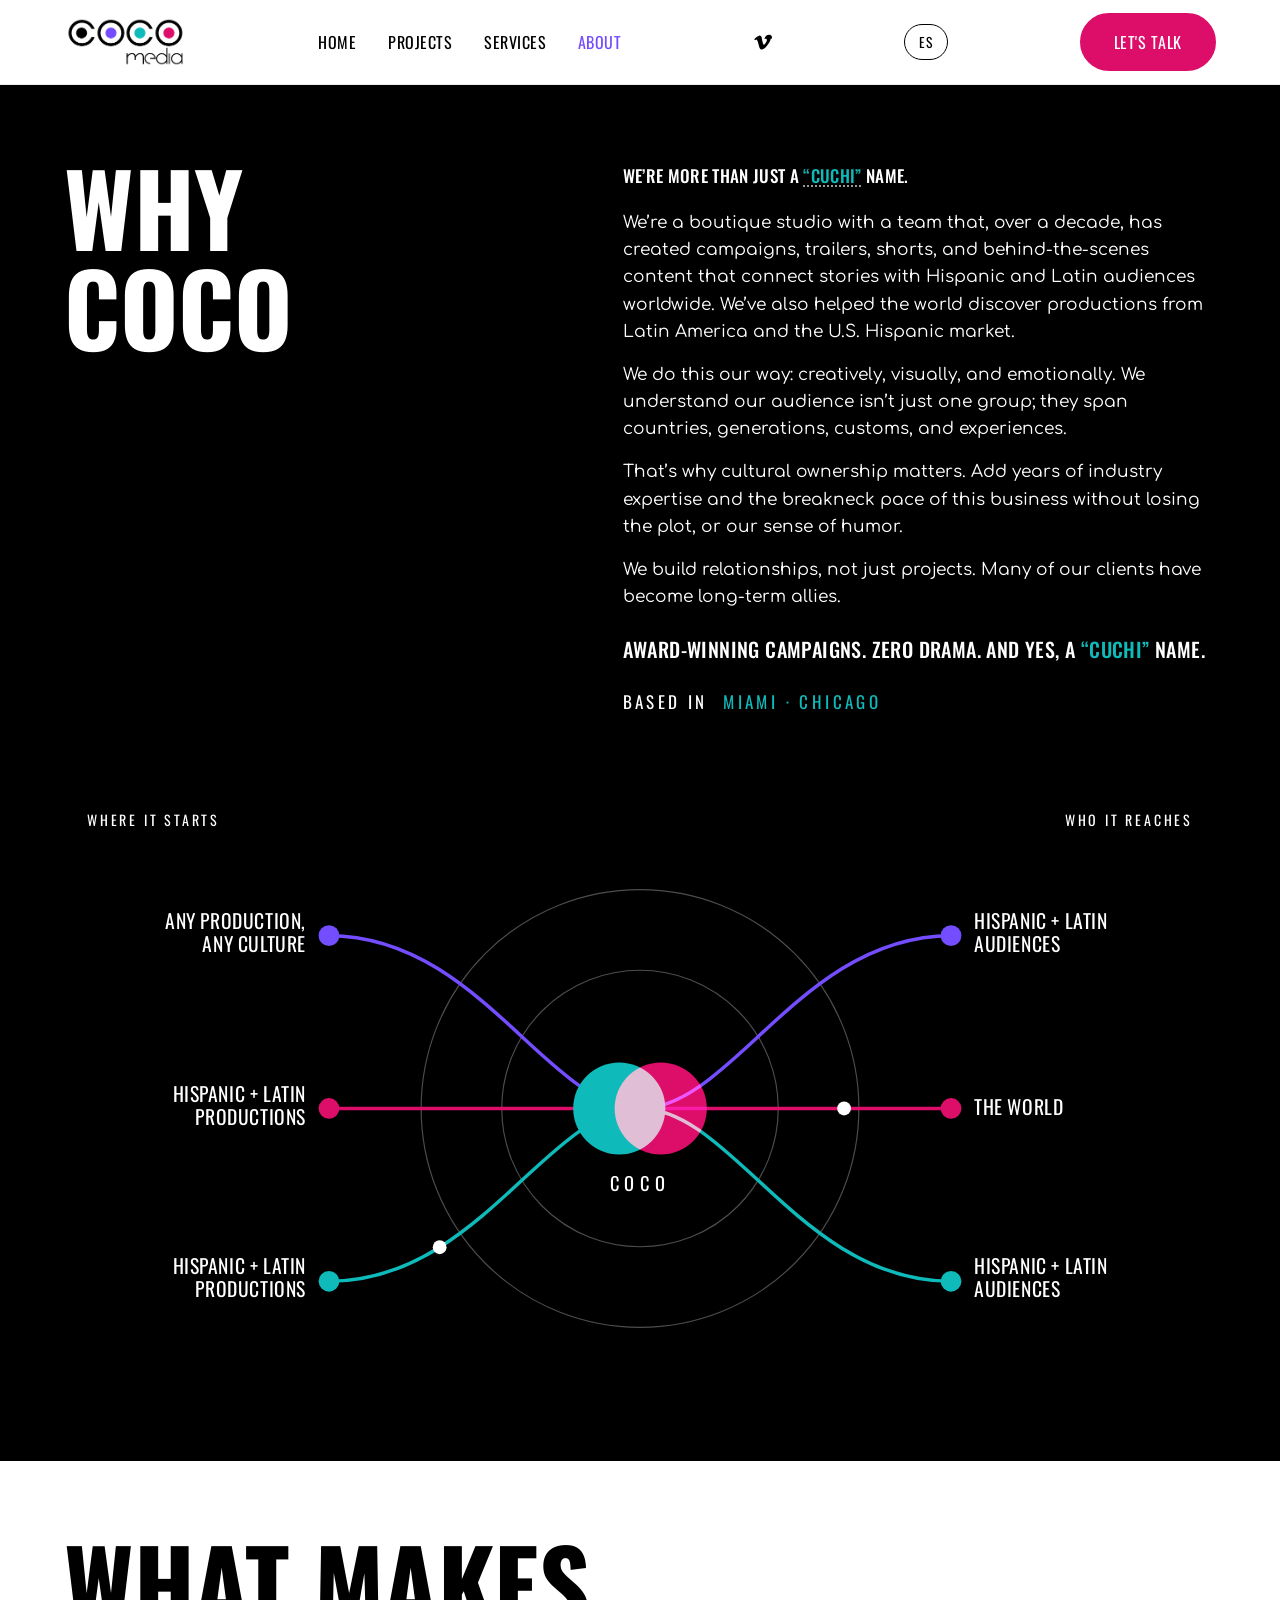
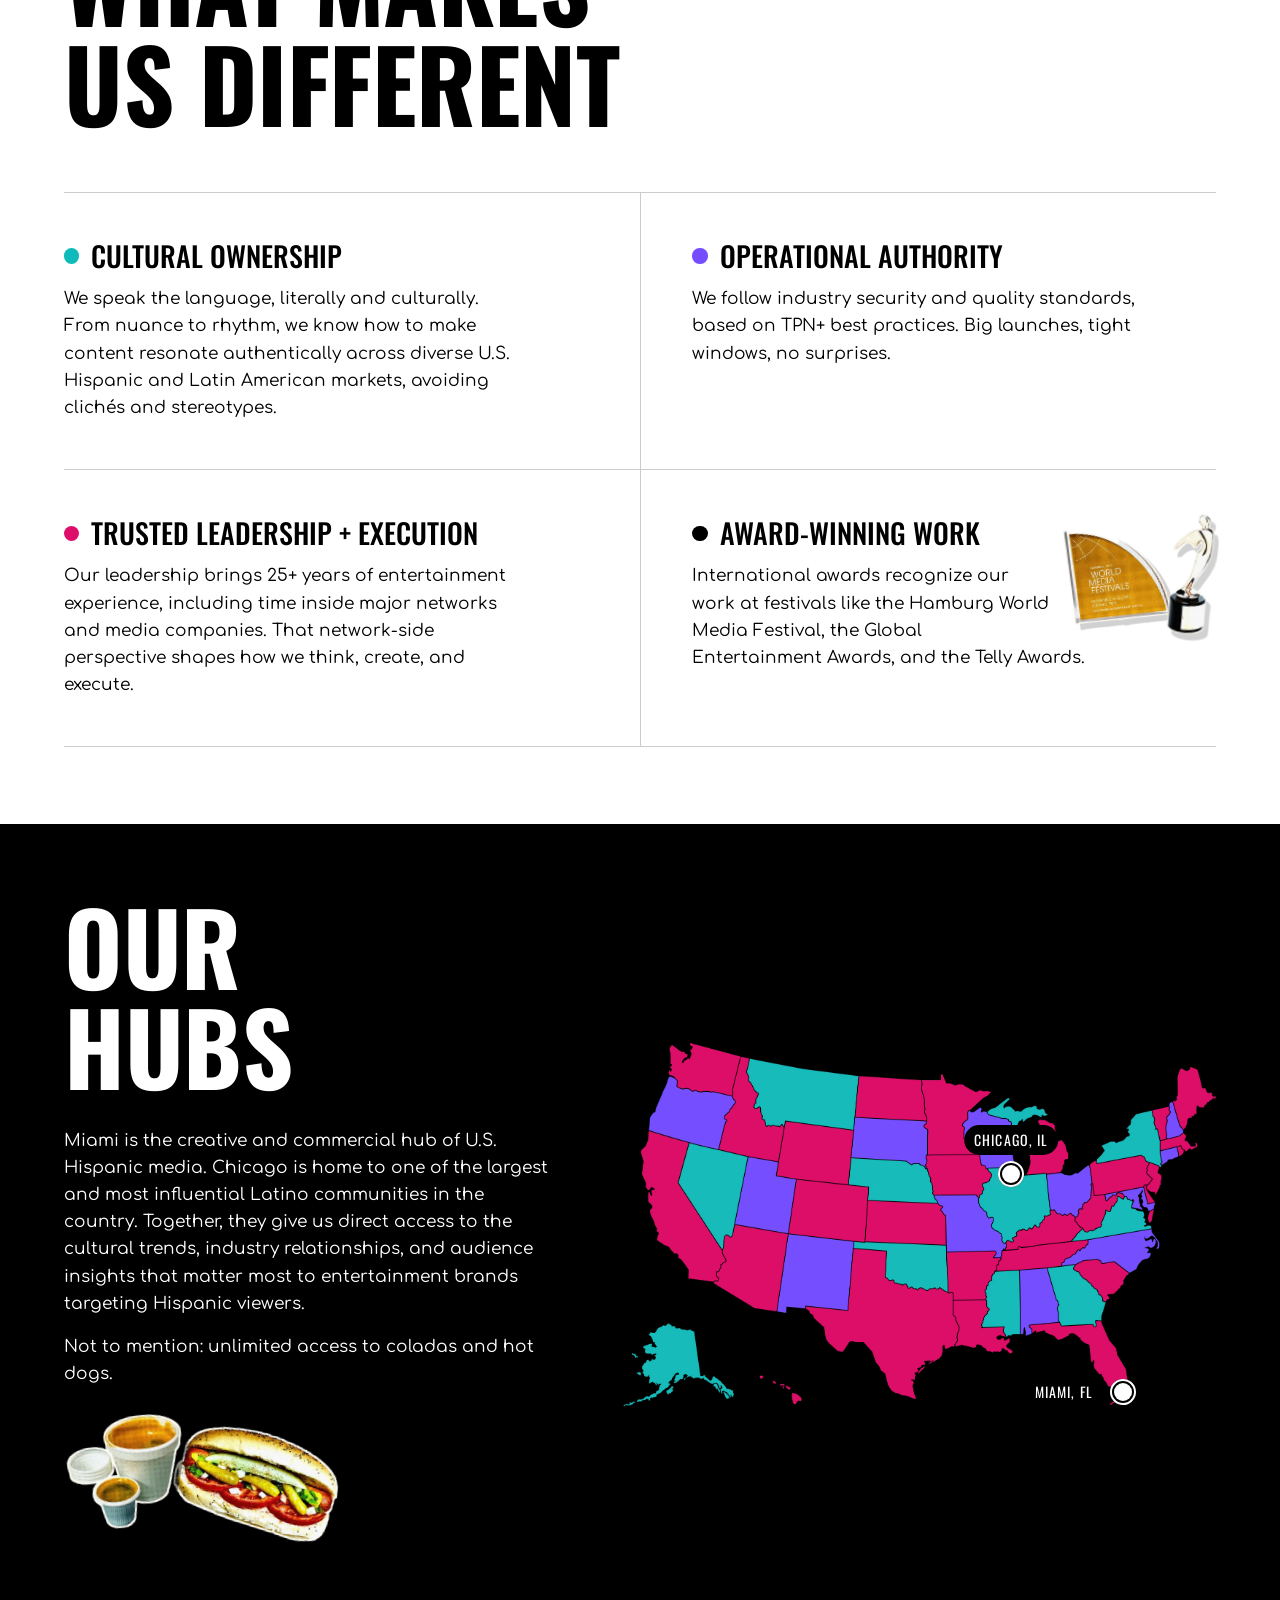
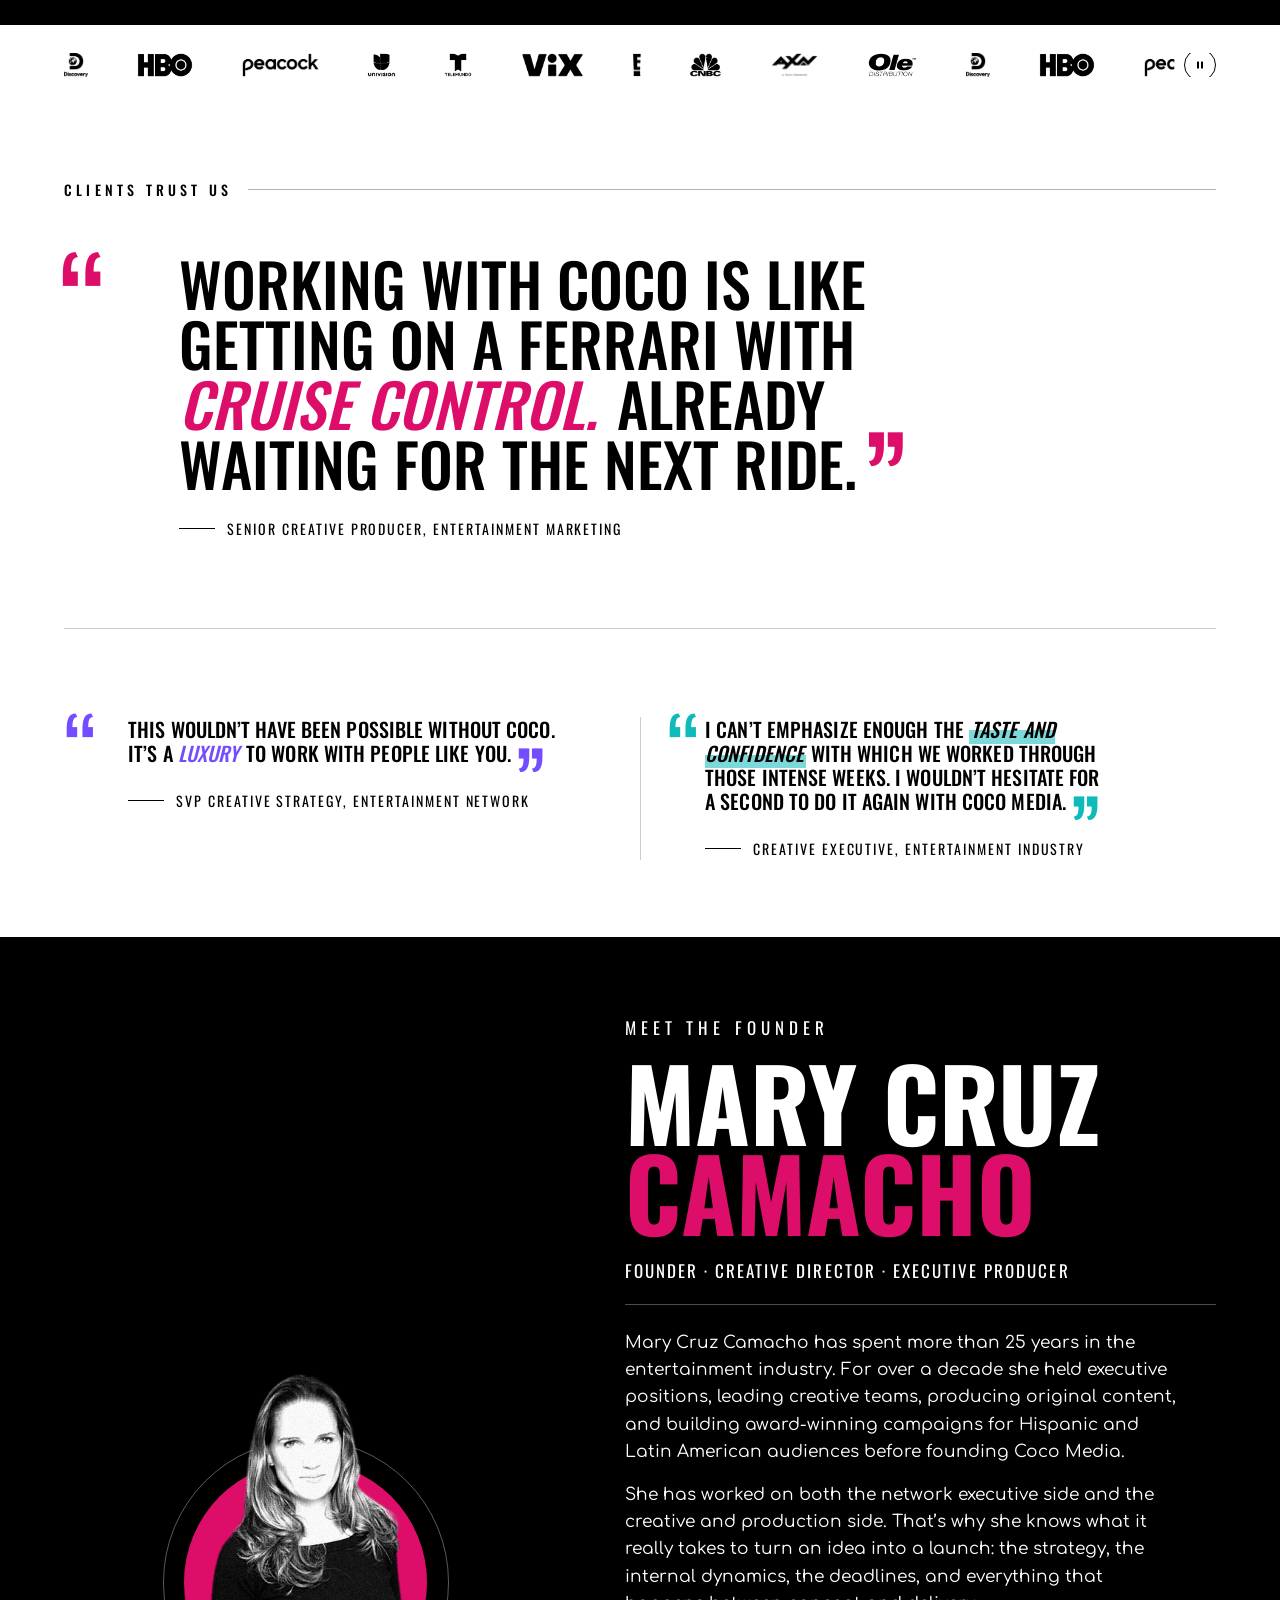
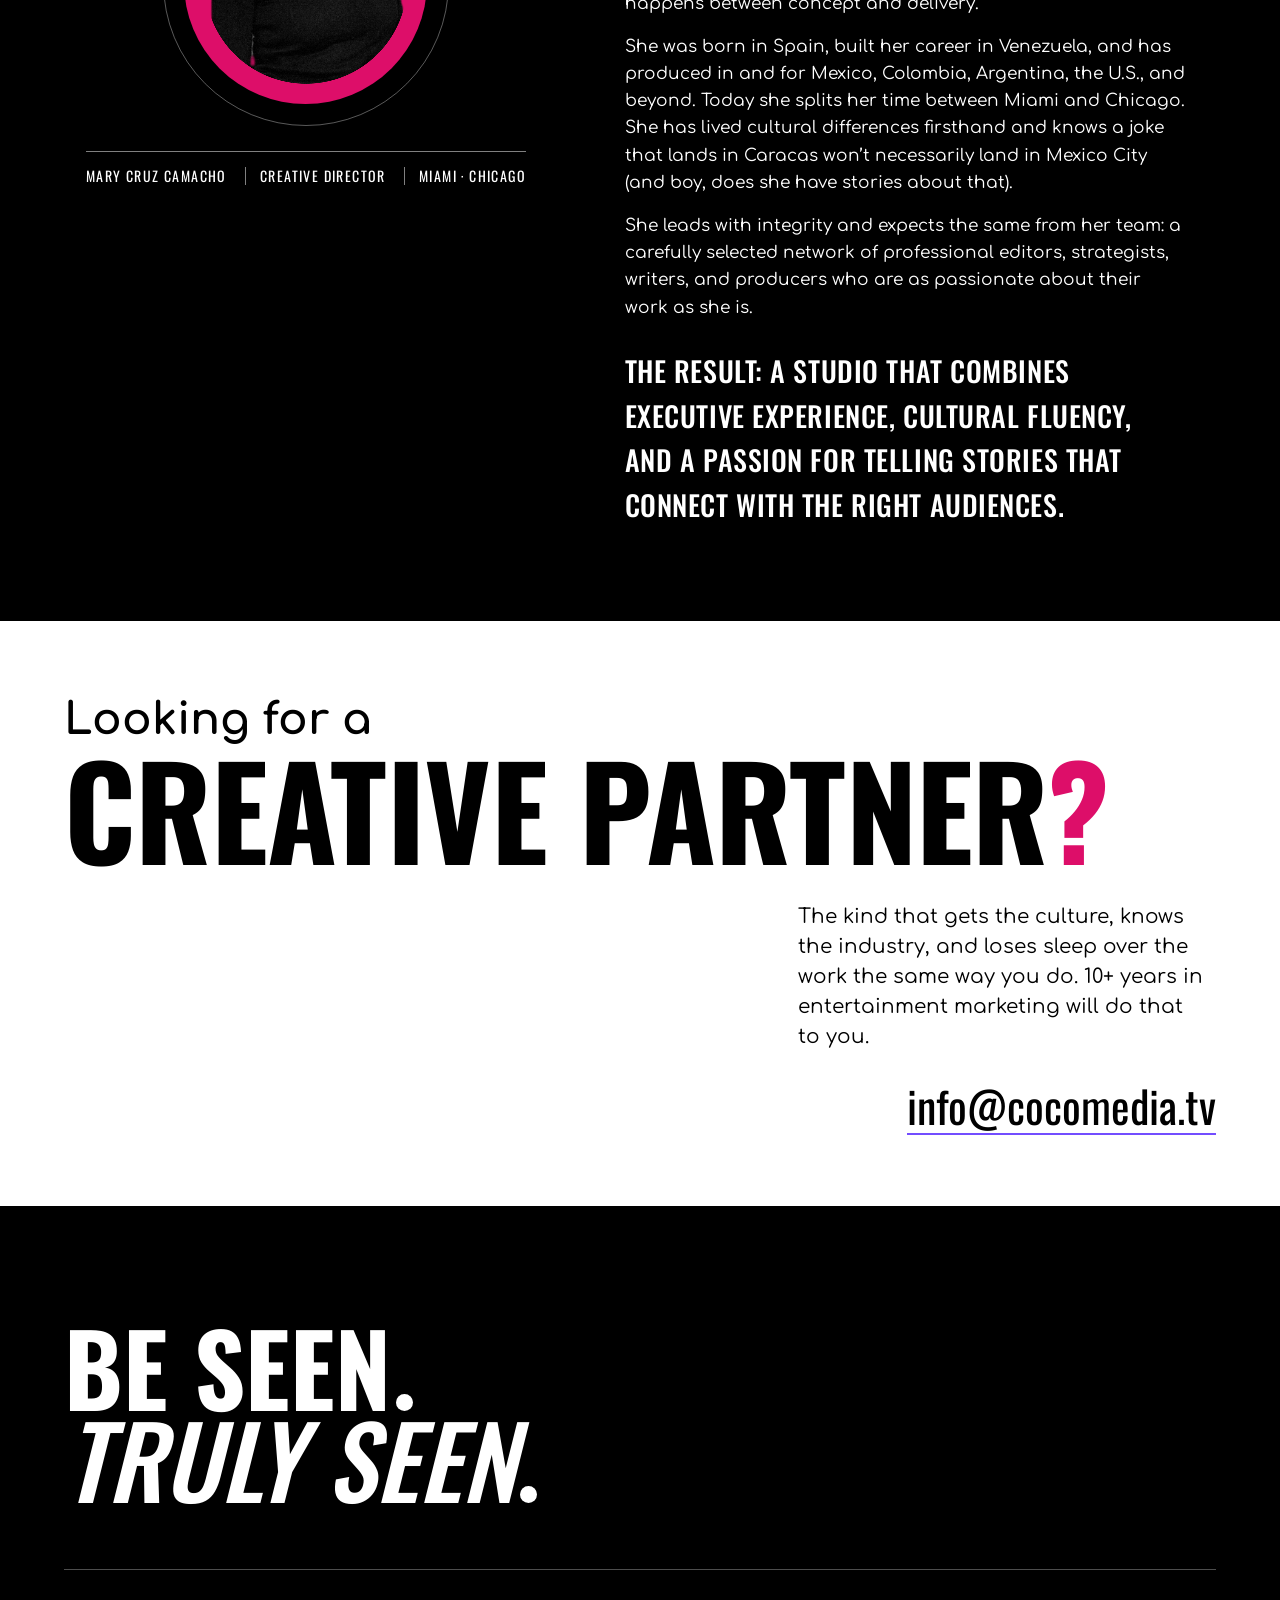
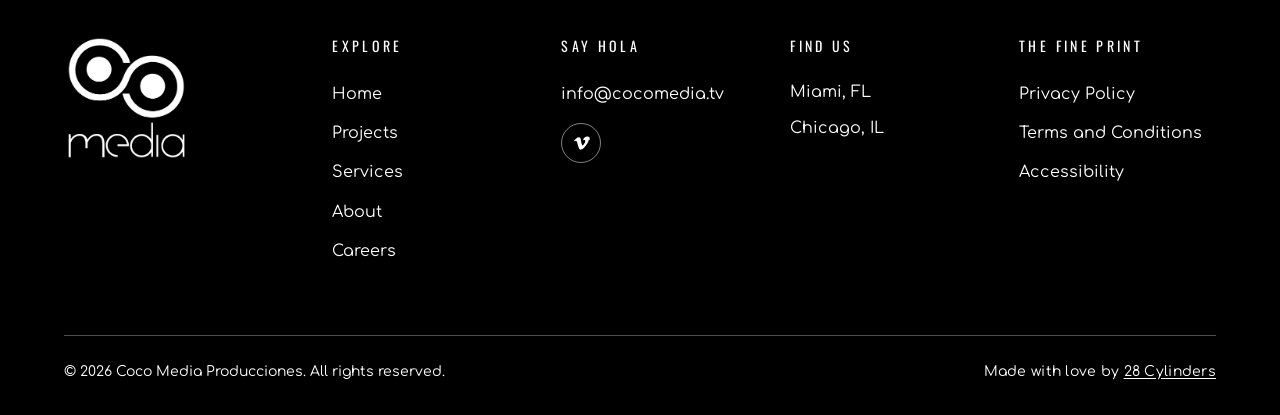
<file: about.html>
<!DOCTYPE html>
<html lang="en">
<head>
  <meta charset="UTF-8">
  <meta name="color-scheme" content="light only">
  <meta name="viewport" content="width=device-width, initial-scale=1.0">
  <title>About Coco Media | Founder Mary Cruz Camacho, Miami + Chicago</title>
  <meta name="description" content="Coco Media is led by Founder and Creative Director Mary Cruz Camacho. Meet the award-winning studio behind 10+ years of entertainment marketing for Hispanic and Latin audiences.">
  <link rel="icon" href="assets/favicon/favicon.ico">
  <link rel="icon" type="image/png" sizes="192x192" href="assets/favicon/favicon-192.png">
  <link rel="apple-touch-icon" href="assets/favicon/apple-touch-icon.png">
  <link rel="preload" href="assets/fonts/oswald.woff2" as="font" type="font/woff2" crossorigin>
  <link rel="canonical" href="https://cocomedia.tv/about.html">
  <link rel="alternate" hreflang="en" href="https://cocomedia.tv/about.html">
  <link rel="alternate" hreflang="es" href="https://cocomedia.tv/es/nosotros.html">
  <link rel="alternate" hreflang="x-default" href="https://cocomedia.tv/about.html">
  <meta property="og:title" content="About | Coco Media">
  <meta property="og:description" content="Coco Media is led by Founder and Creative Director Mary Cruz Camacho. Meet the award-winning studio behind 10+ years of entertainment marketing for Hispanic and Latin audiences.">
  <meta property="og:type" content="website">
  <meta property="og:url" content="https://cocomedia.tv/about.html">
  <meta property="og:site_name" content="Coco Media">
  <meta property="og:image" content="https://cocomedia.tv/assets/brand/og-image.png">
  <meta property="og:image:width" content="1200">
  <meta property="og:image:height" content="630">
  <meta property="og:image:alt" content="Coco Media logo">
  <meta name="twitter:card" content="summary_large_image">
  <meta name="theme-color" content="#000000">
  <link rel="stylesheet" href="css/style.css?v=11121929">
  <script>document.documentElement.classList.add('js');</script>
</head>
<body>
  <!-- Loading screen (Oct 15): Coco rings draw + spin, then the page fades in. Hidden without JS. -->
  <div class="preloader" aria-hidden="true">
    <svg class="preloader-mark" viewBox="0 0 280 80">
      <circle class="pl-ring pl-ring--white" cx="50" cy="40" r="28"/>
      <circle class="pl-ring pl-ring--violet" cx="110" cy="40" r="28"/>
      <circle class="pl-ring pl-ring--teal" cx="170" cy="40" r="28"/>
      <circle class="pl-ring pl-ring--pink" cx="230" cy="40" r="28"/>
      <circle class="pl-dot pl-dot--white" cx="50" cy="40" r="9"/>
      <circle class="pl-dot pl-dot--violet" cx="110" cy="40" r="9"/>
      <circle class="pl-dot pl-dot--teal" cx="170" cy="40" r="9"/>
      <circle class="pl-dot pl-dot--pink" cx="230" cy="40" r="9"/>
    </svg>
  </div>
  <a class="skip-link" href="#main">Skip to content</a>

  <header class="site-header">
    <div class="container header-inner">
      <a href="index.html" class="logo"><img src="assets/brand/coco-media-logo-black-dots.png" alt="Coco Media" width="86" height="34" class="logo-img"><img src="assets/brand/coco-media-logo-white-dots.png" alt="Coco Media" width="86" height="34" class="logo-img logo-img--m"></a>
      <nav class="main-nav" aria-label="Primary">
        <ul>
          <li><a href="index.html">Home</a></li>
          <li><a href="projects.html">Projects</a></li>
          <li><a href="services.html">Services</a></li>
          <li><a href="about.html" aria-current="page">About</a></li>
        </ul>
      </nav>
      <!-- Social links: LinkedIn + Instagram hidden until real profile URLs exist (Oct 8) -->
      <div class="social-icons">
        <a href="https://vimeo.com/mcpani" aria-label="Coco Media on Vimeo" target="_blank" rel="noopener"><svg viewBox="0 0 24 24" aria-hidden="true"><path d="M22.396 7.164c-.093 2.026-1.507 4.799-4.245 8.32-2.828 3.672-5.221 5.508-7.181 5.508-1.214 0-2.24-1.12-3.078-3.36-.562-2.055-1.125-4.111-1.687-6.166-.626-2.242-1.298-3.363-2.016-3.363-.156 0-.703.328-1.64.98l-.983-1.266c1.031-.906 2.047-1.812 3.047-2.719C6.023 4.019 7.213 3.394 7.947 3.325c1.749-.169 2.826.937 3.234 3.315.44 2.573.744 4.172.916 4.797.51 2.312 1.07 3.468 1.687 3.468.478 0 1.198-.755 2.159-2.264.96-1.51 1.474-2.658 1.543-3.444.14-1.303-.376-1.955-1.543-1.955-.55 0-1.116.126-1.699.377 1.128-3.696 3.283-5.492 6.465-5.388 2.362.076 3.475 1.6 3.339 4.576z"/></svg></a>
        <!-- TBD: real LinkedIn URL -->
        <!-- TBD: real Instagram URL -->
      </div>
      <!-- EN/ES toggle: unhide once /es/ pages exist; href points to this page's Spanish counterpart -->
      <a class="lang-switch" href="es/nosotros.html" hreflang="es" lang="es"><span class="sr-only">Ver en español: </span>ES</a>
      <a href="#cta" class="btn btn-cta">Let's Talk</a>
      <button class="nav-toggle" aria-label="Toggle menu" aria-expanded="false">
        <span></span><span></span><span></span>
      </button>
    </div>
  </header>

  <main id="main">

    <!-- WHY COCO — moved from Home Oct 15 per Mary Cruz. Copy approved Oct 6.
         Routes graphic = 3 routes from her Oct 15 sketch. -->
    <section class="section section--dark" id="why-coco">
      <div class="container">
        <div class="split-head split-head--top">
          <h1 class="display-title">Why <br>Coco</h1>
          <div class="split-intro why-copy">
            <!-- Nov 9: Mary Cruz's original Why Coco copy, approved by Sofi (em dash swapped for a comma per house style). "cuchi" opens a dictionary card like "ponerle coco" on Home. -->
            <div class="define-wrap why-kicker-wrap">
              <p class="why-kicker">We’re more than just a <span role="button" tabindex="0" class="define-trigger" aria-expanded="false" aria-controls="cuchi-def" lang="es">“cuchi”</span> name.</p>
              <div class="define-card" id="cuchi-def" role="note">
                <p class="define-word" lang="es">cu·chi</p>
                <p class="define-meta"><em>adjective</em> · Venezuelan slang</p>
                <p class="define-def">Cute, sweet, adorable. <span class="define-note">As in: <span lang="es">“¡Qué cuchi!”</span></span></p>
              </div>
            </div>
            <p>We’re a boutique studio with a team that, over a decade, has created campaigns, trailers, shorts, and behind-the-scenes content that connect stories with Hispanic and Latin audiences worldwide. We’ve also helped the world discover productions from Latin America and the U.S. Hispanic market.</p>
            <p>We do this our way: creatively, visually, and emotionally. We understand our audience isn’t just one group; they span countries, generations, customs, and experiences.</p>
            <p>That’s why cultural ownership matters. Add years of industry expertise and the breakneck pace of this business without losing the plot, or our sense of humor.</p>
            <p>We build relationships, not just projects. Many of our clients have become long-term allies.</p>
            <p class="why-close">Award-winning campaigns. Zero drama. And yes, a <span lang="es">“cuchi”</span> name.</p>
            <p class="based-in">Based in <span>Miami · Chicago</span></p>
          </div>
        </div>

        <div class="routes">
          <div class="routes-cols" aria-hidden="true"><span>Where it starts</span><span>Who it reaches</span></div>
          <svg class="routes-map" viewBox="0 0 1000 480" role="img" aria-label="Three routes pass through Coco Media: any production, from any culture, to Hispanic and Latin audiences; Hispanic and Latin productions to the world; Hispanic and Latin productions to Hispanic and Latin audiences.">
            <circle class="ring" cx="500" cy="240" r="120"/>
            <circle class="ring" cx="500" cy="240" r="190"/>
            <path id="r1" class="route" stroke="#734DFF" d="M230 90 C 360 90, 420 240, 500 240 S 640 90, 770 90"/>
            <path id="r2" class="route" stroke="#DD0E69" d="M230 240 C 360 240, 420 240, 500 240 S 640 240, 770 240"/>
            <path id="r3" class="route" stroke="#0FBABA" d="M230 390 C 360 390, 420 240, 500 240 S 640 390, 770 390"/>
            <circle cx="230" cy="90" r="9" fill="#734DFF"/><circle cx="770" cy="90" r="9" fill="#734DFF"/>
            <circle cx="230" cy="240" r="9" fill="#DD0E69"/><circle cx="770" cy="240" r="9" fill="#DD0E69"/>
            <circle cx="230" cy="390" r="9" fill="#0FBABA"/><circle cx="770" cy="390" r="9" fill="#0FBABA"/>
            <circle class="mover" r="6" fill="#FFFFFF"><animateMotion dur="4s" repeatCount="indefinite" begin="0s"><mpath href="#r1"/></animateMotion></circle>
            <circle class="mover" r="6" fill="#FFFFFF"><animateMotion dur="4s" repeatCount="indefinite" begin="-1.33s"><mpath href="#r2"/></animateMotion></circle>
            <circle class="mover" r="6" fill="#FFFFFF"><animateMotion dur="4s" repeatCount="indefinite" begin="-2.66s"><mpath href="#r3"/></animateMotion></circle>
            <circle cx="482" cy="240" r="40" fill="#0FBABA"/>
            <circle cx="518" cy="240" r="40" fill="#DD0E69" style="mix-blend-mode:screen"/>
            <text x="500" y="312" text-anchor="middle" class="hub-label">Coco</text>
            <text x="210" y="84" text-anchor="end"><tspan x="210">Any production,</tspan><tspan x="210" dy="20">any culture</tspan></text>
            <text x="210" y="234" text-anchor="end"><tspan x="210">Hispanic + Latin</tspan><tspan x="210" dy="20">productions</tspan></text>
            <text x="210" y="384" text-anchor="end"><tspan x="210">Hispanic + Latin</tspan><tspan x="210" dy="20">productions</tspan></text>
            <text x="790" y="84"><tspan x="790">Hispanic + Latin</tspan><tspan x="790" dy="20">audiences</tspan></text>
            <text x="790" y="246">The world</text>
            <text x="790" y="384"><tspan x="790">Hispanic + Latin</tspan><tspan x="790" dy="20">audiences</tspan></text>
          </svg>
          <ul class="routes-list">
            <li>Any production, any culture<span><i style="background:#734DFF"></i>→ Hispanic + Latin audiences</span></li>
            <li>Hispanic + Latin productions<span><i style="background:#DD0E69"></i>→ The world</span></li>
            <li>Hispanic + Latin productions<span><i style="background:#0FBABA"></i>→ Hispanic + Latin audiences</span></li>
          </ul>
        </div>
      </div>
    </section>

    <!-- WHAT MAKES US DIFFERENT — Oct 15. Cards 1, 3, 4 = Mary Cruz's doc copy (house style: no em dash, & to +).
         Card 2 rewritten (original referenced TPN, which Coco does not hold). Intro line dropped (Why Coco covers it). -->
    <section class="section section--light" id="differentiators">
      <div class="container">
        <h2 class="display-title">What Makes <br>Us Different</h2>
        <div class="diff-grid">
          <div class="diff-item diff-item--teal">
            <h3>Cultural Ownership</h3>
            <p>We speak the language, literally and culturally. From nuance to rhythm, we know how to make content resonate authentically across diverse U.S. Hispanic and Latin American markets, avoiding clichés and stereotypes.</p>
          </div>
          <div class="diff-item diff-item--violet">
            <h3>Operational Authority</h3>
            <p>We follow industry security and quality standards, based on TPN+ best practices. Big launches, tight windows, no surprises.</p>
          </div>
          <div class="diff-item diff-item--pink">
            <h3>Trusted Leadership + Execution</h3>
            <p>Our leadership brings 25+ years of entertainment experience, including time inside major networks and media companies. That network-side perspective shapes how we think, create, and execute.</p>
          </div>
          <div class="diff-item diff-item--black" id="recognition">
            <div class="award-snacks award-snacks--card" aria-hidden="true">
              <img class="award-cutout award-cutout--hamburg" src="assets/about/award-hamburg.webp" width="748" height="741" alt="" loading="lazy">
              <img class="award-cutout award-cutout--telly" src="assets/about/award-telly.webp" width="388" height="1098" alt="" loading="lazy">
            </div>
            <h3>Award-Winning Work</h3>
            <p>International awards recognize our work at festivals like the Hamburg World Media Festival, the Global Entertainment Awards, and the Telly Awards.</p>
          </div>
        </div>
      </div>
    </section>

    <!-- OUR HUBS — copy + design unchanged per brief. Animated map is deferred
         post-launch; Sofi to provide a new map asset before this gets rebuilt. -->
    <section class="section section--dark" id="hubs">
      <div class="container hubs-grid">
        <div class="hubs-copy">
        <h2 class="display-title">Our <br>Hubs</h2>
        <p>Miami is the creative and commercial hub of U.S. Hispanic media. Chicago is home to one of the largest and most influential Latino communities in the country. Together, they give us direct access to the cultural trends, industry relationships, and audience insights that matter most to entertainment brands targeting Hispanic viewers.</p>
        <p>Not to mention: unlimited access to coladas and hot dogs.</p>
        <!-- Collage cutouts (Oct 15): colada + Chicago dog next to the line that mentions them. Decorative. -->
        <div class="hubs-snacks" aria-hidden="true">
          <img class="hubs-cutout hubs-cutout--colada" src="assets/about/hubs-colada.webp" width="688" height="650" alt="" loading="lazy">
          <img class="hubs-cutout hubs-cutout--hotdog" src="assets/about/hubs-hotdog.webp" width="948" height="620" alt="" loading="lazy">
        </div>
        </div>
        <!-- PLACEHOLDER map (Oct 8): Sofi's colorful US map, to be replaced by a final map asset. Pins positioned in % of the image. -->
        <figure class="hubs-map">
          <picture>
            <source srcset="assets/about/us-map-placeholder.webp" type="image/webp">
            <img src="assets/about/us-map-placeholder.png" width="1625" height="996" alt="Map of the United States with Coco Media's two hubs marked: Chicago, Illinois and Miami, Florida." loading="lazy">
          </picture>
          <span aria-hidden="true" class="map-pin" style="--x:65.5%;--y:36%"><span class="map-pin-label">Chicago, IL</span></span>
          <span aria-hidden="true" class="map-pin map-pin--pink" style="--x:84.4%;--y:96.1%"><span class="map-pin-label">Miami, FL</span></span>
        </figure>
      </div>
    </section>

    <!-- CLIENT LOGO STRIP — moved here from Services Oct 15 (Home keeps its own copy) -->
    <section class="section section--light" id="proof" aria-label="Networks and studios we have worked with">
      <div class="container">
        <div class="logo-marquee">
          <button type="button" class="marquee-pause" aria-label="Pause logo carousel" aria-pressed="false">
            <svg class="icon-pause" viewBox="0 0 24 24" aria-hidden="true"><rect x="6" y="5" width="4" height="14" rx="1"/><rect x="14" y="5" width="4" height="14" rx="1"/></svg>
            <svg class="icon-play" viewBox="0 0 24 24" aria-hidden="true"><path d="M8 5.5v13a1 1 0 0 0 1.5.86l10.5-6.5a1 1 0 0 0 0-1.72L9.5 4.64A1 1 0 0 0 8 5.5z"/></svg>
          </button>
          <div class="logo-marquee-track">
            <!-- logo set x4: only the first set is read by screen readers; copies make each half wider than the screen so the loop never shows a gap -->
            <img src="assets/clients/discovery.png" alt="Discovery" title="Discovery">
            <img src="assets/clients/hbo.png" alt="HBO" title="HBO">
            <img src="assets/clients/peacock.png" alt="Peacock" title="Peacock">
            <img src="assets/clients/univision.png" alt="Univision" title="Univision">
            <img src="assets/clients/telemundo.png" alt="Telemundo" title="Telemundo">
            <img src="assets/clients/vix.png" alt="ViX" title="ViX">
            <img src="assets/clients/e-entertainment.png" alt="E!" title="E!">
            <img src="assets/clients/cnbc.png" alt="CNBC" title="CNBC">
            <img src="assets/clients/axn.png" alt="AXN" title="AXN">
            <img src="assets/clients/ole-distribution.png" alt="Ole Distribution" title="Ole Distribution">
            <img src="assets/clients/discovery.png" alt="" aria-hidden="true">
            <img src="assets/clients/hbo.png" alt="" aria-hidden="true">
            <img src="assets/clients/peacock.png" alt="" aria-hidden="true">
            <img src="assets/clients/univision.png" alt="" aria-hidden="true">
            <img src="assets/clients/telemundo.png" alt="" aria-hidden="true">
            <img src="assets/clients/vix.png" alt="" aria-hidden="true">
            <img src="assets/clients/e-entertainment.png" alt="" aria-hidden="true">
            <img src="assets/clients/cnbc.png" alt="" aria-hidden="true">
            <img src="assets/clients/axn.png" alt="" aria-hidden="true">
            <img src="assets/clients/ole-distribution.png" alt="" aria-hidden="true">
            <img src="assets/clients/discovery.png" alt="" aria-hidden="true">
            <img src="assets/clients/hbo.png" alt="" aria-hidden="true">
            <img src="assets/clients/peacock.png" alt="" aria-hidden="true">
            <img src="assets/clients/univision.png" alt="" aria-hidden="true">
            <img src="assets/clients/telemundo.png" alt="" aria-hidden="true">
            <img src="assets/clients/vix.png" alt="" aria-hidden="true">
            <img src="assets/clients/e-entertainment.png" alt="" aria-hidden="true">
            <img src="assets/clients/cnbc.png" alt="" aria-hidden="true">
            <img src="assets/clients/axn.png" alt="" aria-hidden="true">
            <img src="assets/clients/ole-distribution.png" alt="" aria-hidden="true">
            <img src="assets/clients/discovery.png" alt="" aria-hidden="true">
            <img src="assets/clients/hbo.png" alt="" aria-hidden="true">
            <img src="assets/clients/peacock.png" alt="" aria-hidden="true">
            <img src="assets/clients/univision.png" alt="" aria-hidden="true">
            <img src="assets/clients/telemundo.png" alt="" aria-hidden="true">
            <img src="assets/clients/vix.png" alt="" aria-hidden="true">
            <img src="assets/clients/e-entertainment.png" alt="" aria-hidden="true">
            <img src="assets/clients/cnbc.png" alt="" aria-hidden="true">
            <img src="assets/clients/axn.png" alt="" aria-hidden="true">
            <img src="assets/clients/ole-distribution.png" alt="" aria-hidden="true">
          </div>
        </div>
      </div>
    </section>

    <!-- TESTIMONIALS — editorial pass Oct 15: magazine pull-quote treatment in brand fonts only (Oswald lead, Comfortaa supporting, pink highlight),
         one lead quote + two supporting. TPN card already removed, do not reintroduce. -->
    <section class="section section--light" id="testimonials" style="position:relative; overflow:hidden">
      <div class="container">
        <h2 class="ed-eyebrow">Clients Trust Us</h2>
        <figure class="quote quote--lead">
          <blockquote><p>Working with Coco is like getting on a Ferrari with <em class="ed-accent">cruise control.</em> Already waiting for the next <span class="q-end">ride.</span></p></blockquote>
          <figcaption>Senior Creative Producer, Entertainment Marketing</figcaption>
          <!-- Ferrari cutout: drives through the gap under the quote while it scrolls by. Decorative. -->
          <img class="quote-car" src="assets/about/ferrari.webp" width="948" height="415" alt="" aria-hidden="true" loading="lazy">
        </figure>
        <div class="quote-pair">
          <figure class="quote quote--violet">
            <blockquote><p>This wouldn’t have been possible without Coco. It’s a <em class="ed-accent ed-accent--violet">luxury</em> to work with people like <span class="q-end">you.</span></p></blockquote>
            <figcaption>SVP Creative Strategy, Entertainment Network</figcaption>
          </figure>
          <figure class="quote quote--teal">
            <blockquote><p>I can’t emphasize enough the <em class="ed-accent ed-accent--teal">taste and confidence</em> with which we worked through those intense weeks. I wouldn’t hesitate for a second to do it again with Coco <span class="q-end">Media.</span></p></blockquote>
            <figcaption>Creative Executive, Entertainment Industry</figcaption>
          </figure>
        </div>
      </div>
    </section>

    <!-- MEET THE FOUNDER — bio is longer than the original Wix version, layout
         needs to account for that. Use an older photo of Mary Cruz (her preference). -->
    <section class="section section--dark" id="founder">
      <div class="container founder-grid">
        <figure class="founder-photo">
          <div class="founder-frame">
            <span class="founder-orb" aria-hidden="true"></span>
            <img src="assets/about/founder-mary-cruz.webp" width="546" height="912" alt="Mary Cruz Camacho, founder of Coco Media" loading="lazy">
          </div>
          <figcaption class="founder-bar">
            <span>Mary Cruz Camacho</span>
            <span>Creative Director</span>
            <span>Miami &middot; Chicago</span>
          </figcaption>
        </figure>
        <div class="founder-copy">
          <p class="founder-eyebrow">Meet the Founder</p>
          <h2 class="founder-name">Mary Cruz<br><em>Camacho</em></h2>
          <p class="founder-role">Founder &middot; Creative Director &middot; Executive Producer</p>
          <!-- Nov 10: bio updated with Mary Cruz's adjustments (Ajustes WEB en español). -->
          <p>Mary Cruz Camacho has spent more than 25 years in the entertainment industry. For over a decade she held executive positions, leading creative teams, producing original content, and building award-winning campaigns for Hispanic and Latin American audiences before founding Coco Media.</p>
          <p>She has worked on both the network executive side and the creative and production side. That’s why she knows what it really takes to turn an idea into a launch: the strategy, the internal dynamics, the deadlines, and everything that happens between concept and delivery.</p>
          <p>She was born in Spain, built her career in Venezuela, and has produced in and for Mexico, Colombia, Argentina, the U.S., and beyond. Today she splits her time between Miami and Chicago. She has lived cultural differences firsthand and knows a joke that lands in Caracas won’t necessarily land in Mexico City (and boy, does she have stories about that).</p>
          <p>She leads with integrity and expects the same from her team: a carefully selected network of professional editors, strategists, writers, and producers who are as passionate about their work as she is.</p>
          <p class="founder-close">The result: a studio that combines executive experience, cultural fluency, and a passion for telling stories that connect with the right audiences.</p>
        </div>
      </div>
    </section>

    <!-- ABOUT CTA -->
    <section class="section section--light cta-ed" id="cta">
      <div class="container">
        <h2 class="cta-ed-title"><span class="cta-ed-lead">Looking for a</span> <span class="cta-ed-big">Creative Partner<span class="cta-ed-q">?</span></span></h2>
        <p class="cta-ed-body">The kind that gets the culture, knows the industry, and loses sleep over the work the same way you do. 10+ years in entertainment marketing will do that to you.</p>
        <div class="cta-contact">
          <a class="cta-email js-email" data-user="info" data-domain="cocomedia.tv" href="#cta">Email us</a>
          <noscript><p class="cta-email-plain">info [at] cocomedia [dot] tv</p></noscript>
        </div>
      </div>
    </section>

  </main>

  <footer class="site-footer">
    <div class="container">
      <div class="footer-top">
        <p class="footer-tagline">Be Seen<span class="round-dot"><span class="sr-only">.</span></span><br><em>Truly Seen<span class="round-dot"><span class="sr-only">.</span></span></em></p>
      </div>
      <div class="footer-cols">
        <div class="footer-col footer-brand-col"><img class="footer-logo-img" src="assets/brand/coco-media-logo-white.png" alt="Coco Media" width="59" height="60"></div>
        <nav class="footer-col footer-nav" aria-label="Footer">
          <p class="footer-label">Explore</p>
          <ul>
            <li><a href="index.html">Home</a></li>
            <li><a href="projects.html">Projects</a></li>
            <li><a href="services.html">Services</a></li>
            <li><a href="about.html">About</a></li>
            <li><a href="careers.html">Careers</a></li>
          </ul>
        </nav>
        <div class="footer-col">
          <p class="footer-label">Say hola</p>
          <ul>
            <li><a class="js-email" data-user="info" data-domain="cocomedia.tv" href="#main">Email us</a></li>
            <li class="footer-social">
              <a href="https://vimeo.com/mcpani" aria-label="Coco Media on Vimeo" target="_blank" rel="noopener"><svg viewBox="0 0 24 24" aria-hidden="true"><path d="M22.396 7.164c-.093 2.026-1.507 4.799-4.245 8.32-2.828 3.672-5.221 5.508-7.181 5.508-1.214 0-2.24-1.12-3.078-3.36-.562-2.055-1.125-4.111-1.687-6.166-.626-2.242-1.298-3.363-2.016-3.363-.156 0-.703.328-1.64.98l-.983-1.266c1.031-.906 2.047-1.812 3.047-2.719C6.023 4.019 7.213 3.394 7.947 3.325c1.749-.169 2.826.937 3.234 3.315.44 2.573.744 4.172.916 4.797.51 2.312 1.07 3.468 1.687 3.468.478 0 1.198-.755 2.159-2.264.96-1.51 1.474-2.658 1.543-3.444.14-1.303-.376-1.955-1.543-1.955-.55 0-1.116.126-1.699.377 1.128-3.696 3.283-5.492 6.465-5.388 2.362.076 3.475 1.6 3.339 4.576z"/></svg></a>
              <!-- LinkedIn + Instagram: add here once URLs exist (same markup, aria-label "Coco Media on LinkedIn/Instagram") -->
            </li>
          </ul>
        </div>
        <div class="footer-col">
          <p class="footer-label">Find us</p>
          <ul>
            <li>Miami, FL</li>
            <li>Chicago, IL</li>
          </ul>
        </div>
        <nav class="footer-col footer-legal" aria-label="Legal">
          <p class="footer-label">The fine print</p>
          <ul>
            <li><a href="privacy.html">Privacy Policy</a></li>
            <li><a href="terms.html">Terms and Conditions</a></li>
            <li><a href="accessibility.html">Accessibility</a></li>
          </ul>
        </nav>
      </div>
      <div class="footer-bottom">
        <p class="footer-copyright">&copy; <span id="year"></span> Coco Media Producciones. All rights reserved.</p>
        <p class="footer-credit">Made with love by <a href="https://28cylinders.com" target="_blank" rel="noopener">28 Cylinders</a></p>
      </div>
    </div>
  </footer>

  <script src="js/main.js?v=11121929"></script>
</body>
</html>
</file>
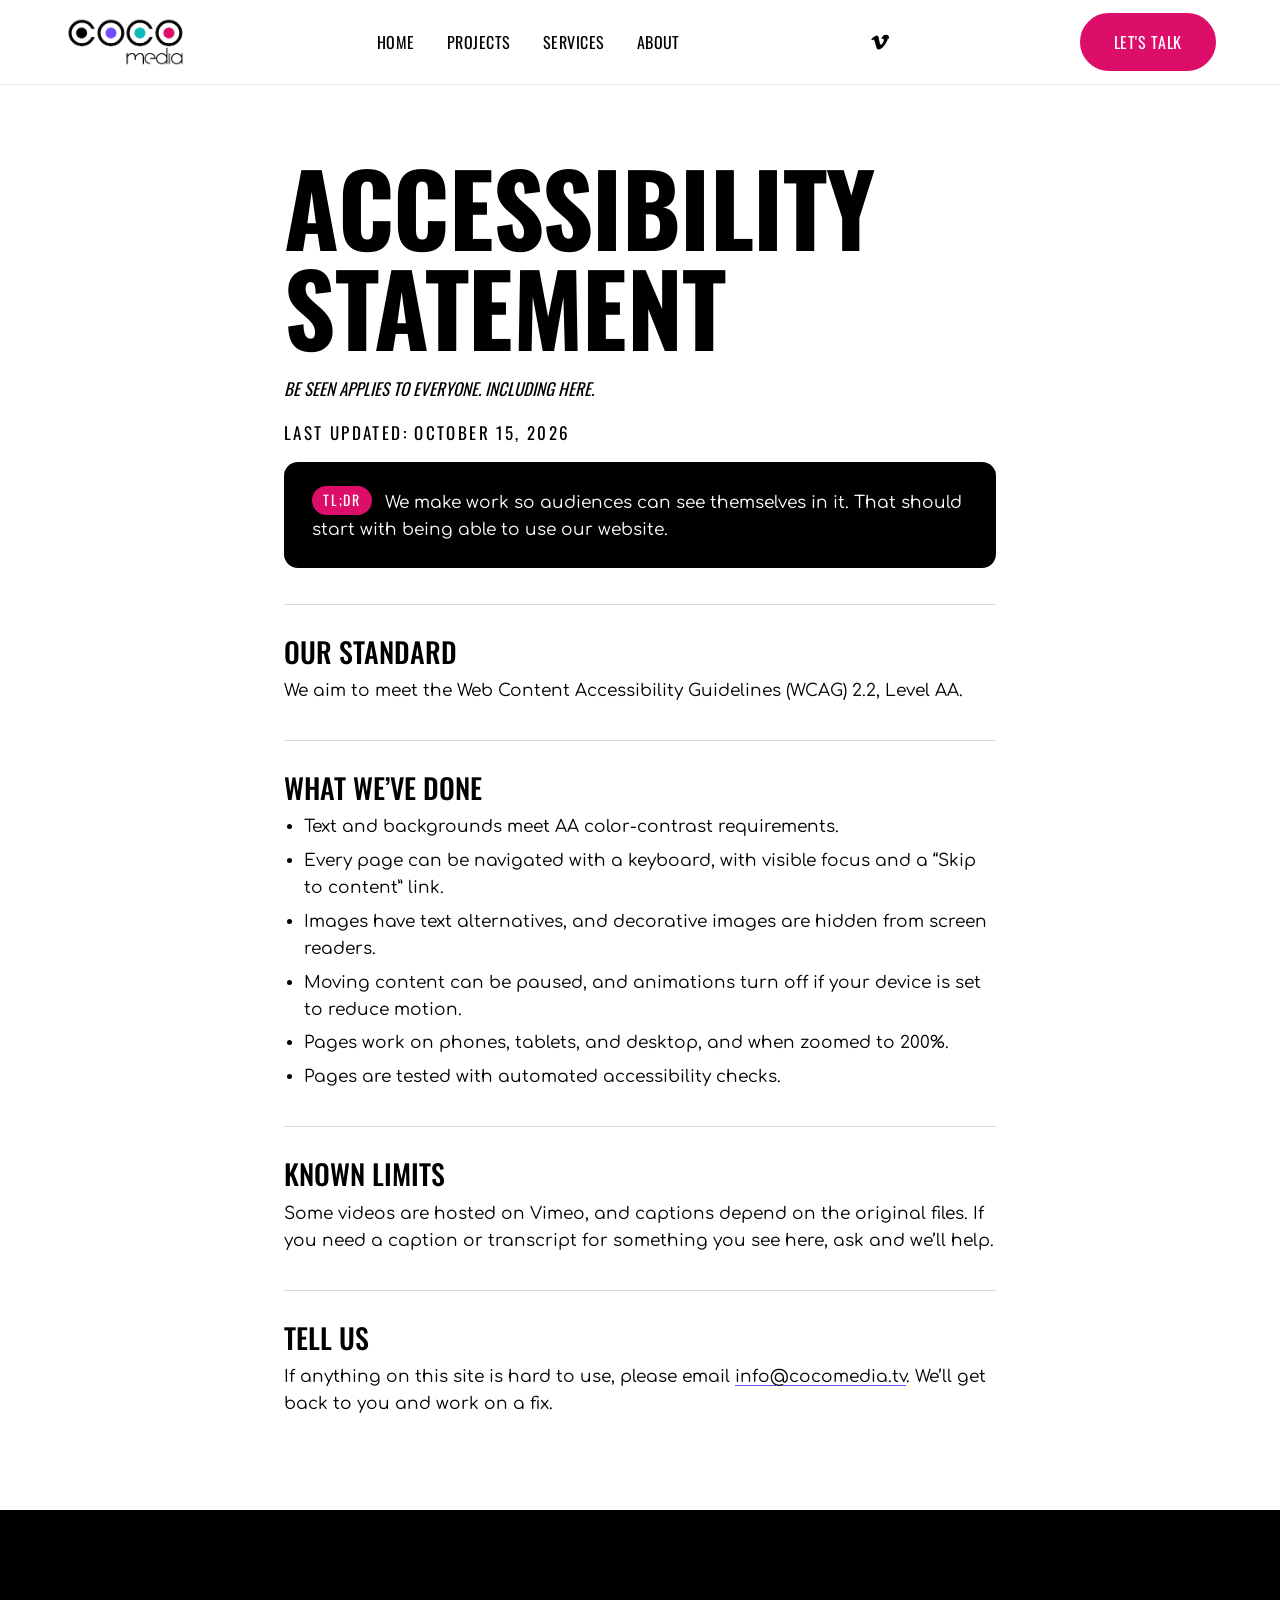
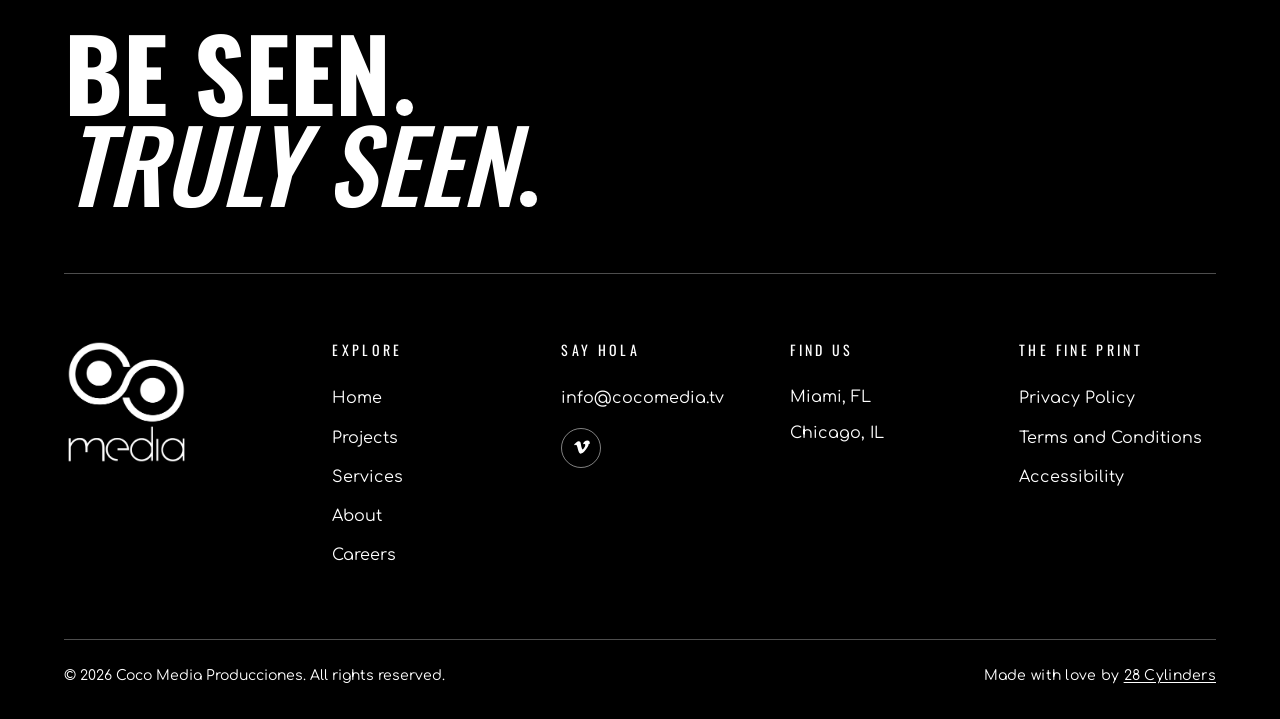
<file: accessibility.html>
<!DOCTYPE html>
<html lang="en">
<head>
  <meta charset="UTF-8">
  <meta name="color-scheme" content="light only">
  <meta name="viewport" content="width=device-width, initial-scale=1.0">
  <title>Accessibility Statement | Coco Media</title>
  <link rel="icon" href="assets/favicon/favicon.ico">
  <link rel="icon" type="image/png" sizes="192x192" href="assets/favicon/favicon-192.png">
  <link rel="apple-touch-icon" href="assets/favicon/apple-touch-icon.png">
  <meta name="robots" content="noindex"><!-- draft legal text Oct 15: remove noindex once Mary Cruz / counsel approves -->
  <link rel="preload" href="assets/fonts/oswald.woff2" as="font" type="font/woff2" crossorigin>
  <link rel="canonical" href="https://cocomedia.tv/accessibility.html">
  <meta property="og:title" content="Accessibility Statement | Coco Media">
  <meta property="og:description" content="Entertainment marketing, creative strategy, and post-production for U.S. Hispanic and Latin American audiences.">
  <meta property="og:type" content="website">
  <meta property="og:url" content="https://cocomedia.tv/accessibility.html">
  <meta property="og:site_name" content="Coco Media">
  <meta property="og:image" content="https://cocomedia.tv/assets/brand/og-image.png">
  <meta property="og:image:width" content="1200">
  <meta property="og:image:height" content="630">
  <meta property="og:image:alt" content="Coco Media logo">
  <meta name="twitter:card" content="summary_large_image">
  <meta name="theme-color" content="#000000">
  <link rel="stylesheet" href="css/style.css?v=11121929">
  <script>document.documentElement.classList.add('js');</script>
</head>
<body>
  <!-- Loading screen (Oct 15): Coco rings draw + spin, then the page fades in. Hidden without JS. -->
  <div class="preloader" aria-hidden="true">
    <svg class="preloader-mark" viewBox="0 0 280 80">
      <circle class="pl-ring pl-ring--white" cx="50" cy="40" r="28"/>
      <circle class="pl-ring pl-ring--violet" cx="110" cy="40" r="28"/>
      <circle class="pl-ring pl-ring--teal" cx="170" cy="40" r="28"/>
      <circle class="pl-ring pl-ring--pink" cx="230" cy="40" r="28"/>
      <circle class="pl-dot pl-dot--white" cx="50" cy="40" r="9"/>
      <circle class="pl-dot pl-dot--violet" cx="110" cy="40" r="9"/>
      <circle class="pl-dot pl-dot--teal" cx="170" cy="40" r="9"/>
      <circle class="pl-dot pl-dot--pink" cx="230" cy="40" r="9"/>
    </svg>
  </div>
  <a class="skip-link" href="#main">Skip to content</a>
  <header class="site-header">
    <div class="container header-inner">
      <a href="index.html" class="logo"><img src="assets/brand/coco-media-logo-black-dots.png" alt="Coco Media" width="86" height="34" class="logo-img"><img src="assets/brand/coco-media-logo-white-dots.png" alt="Coco Media" width="86" height="34" class="logo-img logo-img--m"></a>
      <nav class="main-nav" aria-label="Primary">
        <ul>
          <li><a href="index.html">Home</a></li>
          <li><a href="projects.html">Projects</a></li>
          <li><a href="services.html">Services</a></li>
          <li><a href="about.html">About</a></li>
        </ul>
      </nav>
      <!-- Social links: LinkedIn + Instagram hidden until real profile URLs exist (Oct 8) -->
      <div class="social-icons">
        <a href="https://vimeo.com/mcpani" aria-label="Coco Media on Vimeo" target="_blank" rel="noopener"><svg viewBox="0 0 24 24" aria-hidden="true"><path d="M22.396 7.164c-.093 2.026-1.507 4.799-4.245 8.32-2.828 3.672-5.221 5.508-7.181 5.508-1.214 0-2.24-1.12-3.078-3.36-.562-2.055-1.125-4.111-1.687-6.166-.626-2.242-1.298-3.363-2.016-3.363-.156 0-.703.328-1.64.98l-.983-1.266c1.031-.906 2.047-1.812 3.047-2.719C6.023 4.019 7.213 3.394 7.947 3.325c1.749-.169 2.826.937 3.234 3.315.44 2.573.744 4.172.916 4.797.51 2.312 1.07 3.468 1.687 3.468.478 0 1.198-.755 2.159-2.264.96-1.51 1.474-2.658 1.543-3.444.14-1.303-.376-1.955-1.543-1.955-.55 0-1.116.126-1.699.377 1.128-3.696 3.283-5.492 6.465-5.388 2.362.076 3.475 1.6 3.339 4.576z"/></svg></a>
        <!-- TBD: real LinkedIn URL -->
        <!-- TBD: real Instagram URL -->
      </div>
      <!-- EN/ES toggle: unhide once /es/ pages exist; href points to this page's Spanish counterpart -->
      <a class="lang-switch" href="es/" hreflang="es" lang="es" hidden><span class="sr-only">Ver en español: </span>ES</a>
      <a href="index.html#cta" class="btn btn-cta">Let's Talk</a>
      <button class="nav-toggle" aria-label="Toggle menu" aria-expanded="false"><span></span><span></span><span></span></button>
    </div>
  </header>
  <main id="main">
    <section class="section section--light legal">
      <div class="container legal-body">
        <h1 class="display-title">Accessibility <br>Statement</h1>
        <p class="legal-kicker">Be Seen applies to everyone. Including here.</p>
        <p class="legal-updated">Last updated: October 15, 2026</p>
        <p class="legal-lead"><span class="legal-tldr">TL;DR</span> We make work so audiences can see themselves in it. That should start with being able to use our website.</p>
        <h2>Our standard</h2>
        <p>We aim to meet the Web Content Accessibility Guidelines (WCAG) 2.2, Level AA.</p>
        <h2>What we’ve done</h2>
        <ul>
          <li>Text and backgrounds meet AA color-contrast requirements.</li>
          <li>Every page can be navigated with a keyboard, with visible focus and a “Skip to content” link.</li>
          <li>Images have text alternatives, and decorative images are hidden from screen readers.</li>
          <li>Moving content can be paused, and animations turn off if your device is set to reduce motion.</li>
          <li>Pages work on phones, tablets, and desktop, and when zoomed to 200%.</li>
          <li>Pages are tested with automated accessibility checks.</li>
        </ul>
        <h2>Known limits</h2>
        <p>Some videos are hosted on Vimeo, and captions depend on the original files. If you need a caption or transcript for something you see here, ask and we’ll help.</p>
        <h2>Tell us</h2>
        <p>If anything on this site is hard to use, please email <a class="js-email" data-user="info" data-domain="cocomedia.tv" href="#main">our team</a>. We’ll get back to you and work on a fix.</p>
      </div>
    </section>
  </main>
  <footer class="site-footer">
    <div class="container">
      <div class="footer-top">
        <p class="footer-tagline">Be Seen<span class="round-dot"><span class="sr-only">.</span></span><br><em>Truly Seen<span class="round-dot"><span class="sr-only">.</span></span></em></p>
      </div>
      <div class="footer-cols">
        <div class="footer-col footer-brand-col"><img class="footer-logo-img" src="assets/brand/coco-media-logo-white.png" alt="Coco Media" width="59" height="60"></div>
        <nav class="footer-col footer-nav" aria-label="Footer">
          <p class="footer-label">Explore</p>
          <ul>
            <li><a href="index.html">Home</a></li>
            <li><a href="projects.html">Projects</a></li>
            <li><a href="services.html">Services</a></li>
            <li><a href="about.html">About</a></li>
            <li><a href="careers.html">Careers</a></li>
          </ul>
        </nav>
        <div class="footer-col">
          <p class="footer-label">Say hola</p>
          <ul>
            <li><a class="js-email" data-user="info" data-domain="cocomedia.tv" href="#main">Email us</a></li>
            <li class="footer-social">
              <a href="https://vimeo.com/mcpani" aria-label="Coco Media on Vimeo" target="_blank" rel="noopener"><svg viewBox="0 0 24 24" aria-hidden="true"><path d="M22.396 7.164c-.093 2.026-1.507 4.799-4.245 8.32-2.828 3.672-5.221 5.508-7.181 5.508-1.214 0-2.24-1.12-3.078-3.36-.562-2.055-1.125-4.111-1.687-6.166-.626-2.242-1.298-3.363-2.016-3.363-.156 0-.703.328-1.64.98l-.983-1.266c1.031-.906 2.047-1.812 3.047-2.719C6.023 4.019 7.213 3.394 7.947 3.325c1.749-.169 2.826.937 3.234 3.315.44 2.573.744 4.172.916 4.797.51 2.312 1.07 3.468 1.687 3.468.478 0 1.198-.755 2.159-2.264.96-1.51 1.474-2.658 1.543-3.444.14-1.303-.376-1.955-1.543-1.955-.55 0-1.116.126-1.699.377 1.128-3.696 3.283-5.492 6.465-5.388 2.362.076 3.475 1.6 3.339 4.576z"/></svg></a>
              <!-- LinkedIn + Instagram: add here once URLs exist (same markup, aria-label "Coco Media on LinkedIn/Instagram") -->
            </li>
          </ul>
        </div>
        <div class="footer-col">
          <p class="footer-label">Find us</p>
          <ul>
            <li>Miami, FL</li>
            <li>Chicago, IL</li>
          </ul>
        </div>
        <nav class="footer-col footer-legal" aria-label="Legal">
          <p class="footer-label">The fine print</p>
          <ul>
            <li><a href="privacy.html">Privacy Policy</a></li>
            <li><a href="terms.html">Terms and Conditions</a></li>
            <li><a href="accessibility.html">Accessibility</a></li>
          </ul>
        </nav>
      </div>
      <div class="footer-bottom">
        <p class="footer-copyright">&copy; <span id="year"></span> Coco Media Producciones. All rights reserved.</p>
        <p class="footer-credit">Made with love by <a href="https://28cylinders.com" target="_blank" rel="noopener">28 Cylinders</a></p>
      </div>
    </div>
  </footer>
  <script src="js/main.js?v=11121929"></script>
</body>
</html>
</file>
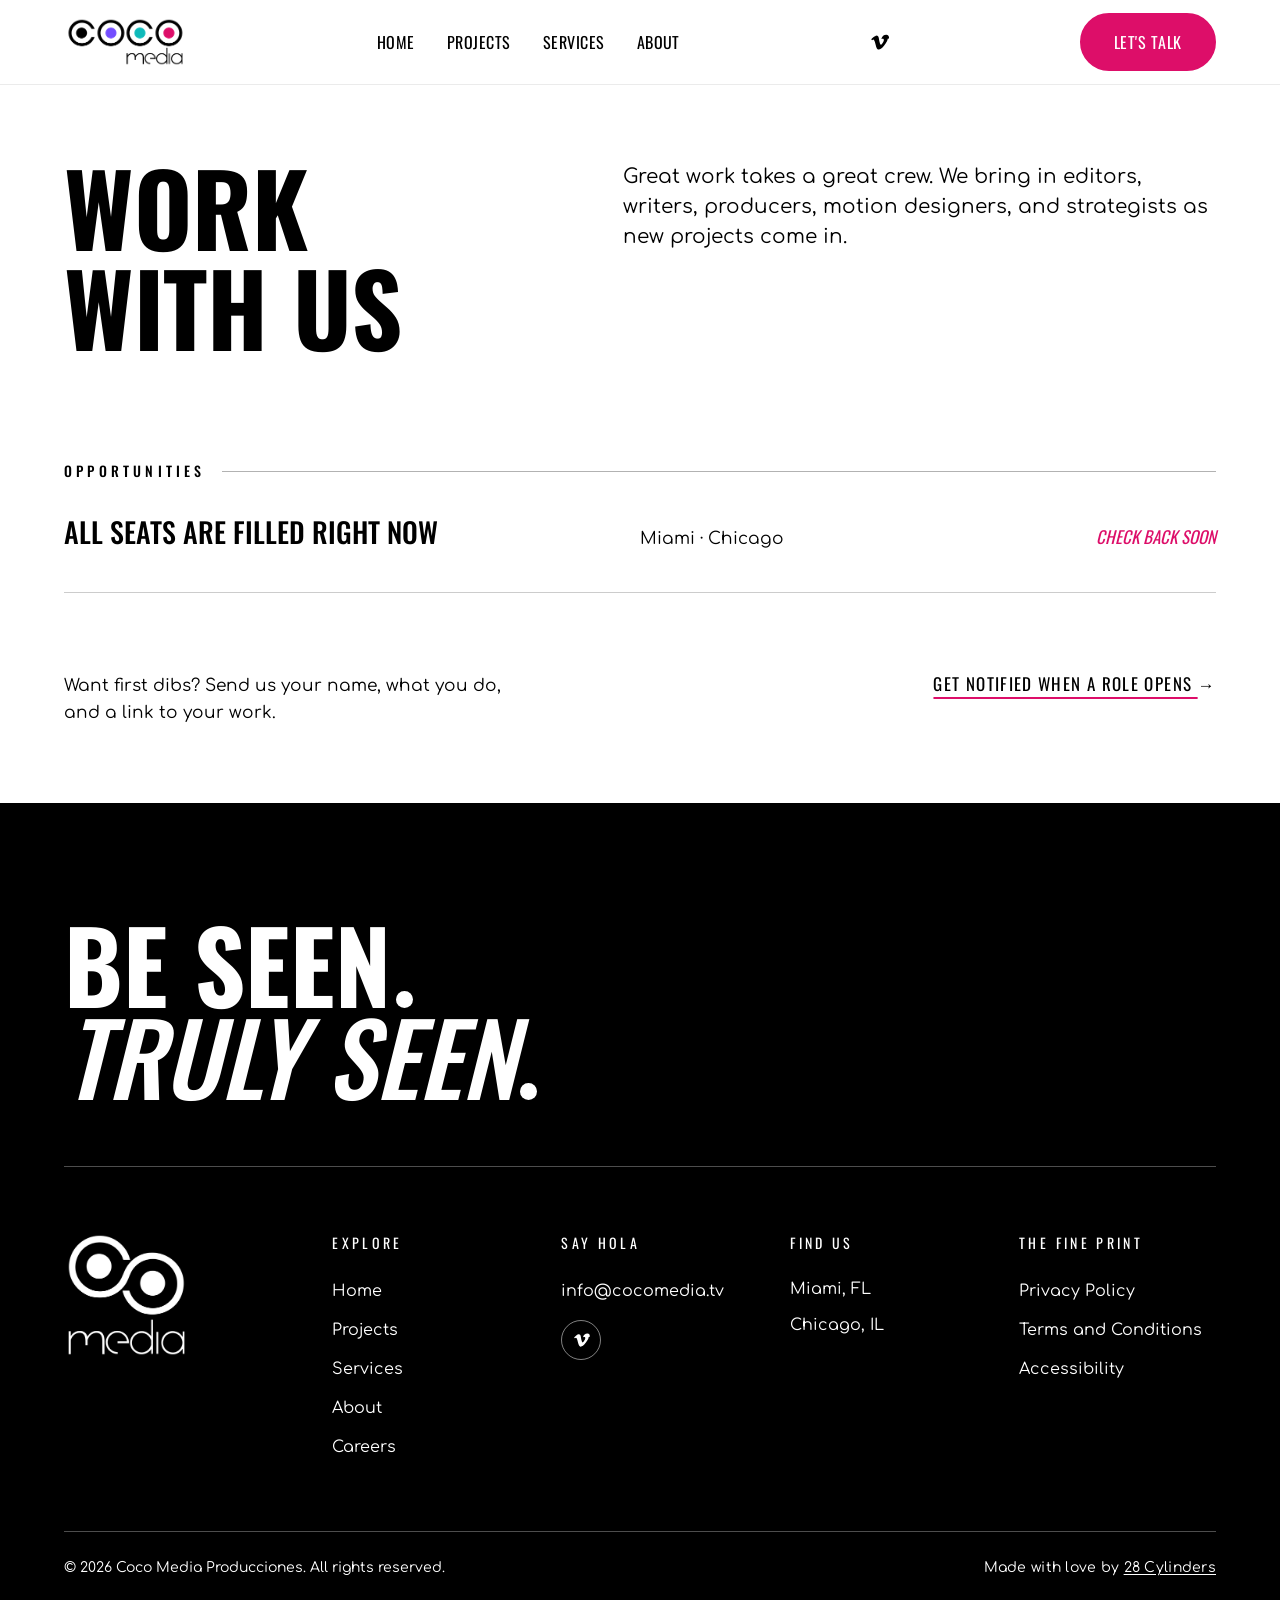
<file: careers.html>
<!DOCTYPE html>
<html lang="en">
<head>
  <meta charset="UTF-8">
  <meta name="color-scheme" content="light only">
  <meta name="viewport" content="width=device-width, initial-scale=1.0">
  <title>Careers | Coco Media</title>
  <link rel="icon" href="assets/favicon/favicon.ico">
  <link rel="icon" type="image/png" sizes="192x192" href="assets/favicon/favicon-192.png">
  <link rel="apple-touch-icon" href="assets/favicon/apple-touch-icon.png">
  <link rel="preload" href="assets/fonts/oswald.woff2" as="font" type="font/woff2" crossorigin>
  <link rel="canonical" href="https://cocomedia.tv/careers.html">
  <meta property="og:title" content="Careers | Coco Media">
  <meta property="og:description" content="Entertainment marketing, creative strategy, and post-production for U.S. Hispanic and Latin American audiences.">
  <meta property="og:type" content="website">
  <meta property="og:url" content="https://cocomedia.tv/careers.html">
  <meta property="og:site_name" content="Coco Media">
  <meta property="og:image" content="https://cocomedia.tv/assets/brand/og-image.png">
  <meta property="og:image:width" content="1200">
  <meta property="og:image:height" content="630">
  <meta property="og:image:alt" content="Coco Media logo">
  <meta name="twitter:card" content="summary_large_image">
  <meta name="theme-color" content="#000000">
  <link rel="stylesheet" href="css/style.css?v=11121929">
  <script>document.documentElement.classList.add('js');</script>
</head>
<body>
  <!-- Loading screen (Oct 15): Coco rings draw + spin, then the page fades in. Hidden without JS. -->
  <div class="preloader" aria-hidden="true">
    <svg class="preloader-mark" viewBox="0 0 280 80">
      <circle class="pl-ring pl-ring--white" cx="50" cy="40" r="28"/>
      <circle class="pl-ring pl-ring--violet" cx="110" cy="40" r="28"/>
      <circle class="pl-ring pl-ring--teal" cx="170" cy="40" r="28"/>
      <circle class="pl-ring pl-ring--pink" cx="230" cy="40" r="28"/>
      <circle class="pl-dot pl-dot--white" cx="50" cy="40" r="9"/>
      <circle class="pl-dot pl-dot--violet" cx="110" cy="40" r="9"/>
      <circle class="pl-dot pl-dot--teal" cx="170" cy="40" r="9"/>
      <circle class="pl-dot pl-dot--pink" cx="230" cy="40" r="9"/>
    </svg>
  </div>
  <a class="skip-link" href="#main">Skip to content</a>
  <header class="site-header">
    <div class="container header-inner">
      <a href="index.html" class="logo"><img src="assets/brand/coco-media-logo-black-dots.png" alt="Coco Media" width="86" height="34" class="logo-img"><img src="assets/brand/coco-media-logo-white-dots.png" alt="Coco Media" width="86" height="34" class="logo-img logo-img--m"></a>
      <nav class="main-nav" aria-label="Primary">
        <ul>
          <li><a href="index.html">Home</a></li>
          <li><a href="projects.html">Projects</a></li>
          <li><a href="services.html">Services</a></li>
          <li><a href="about.html">About</a></li>
        </ul>
      </nav>
      <!-- Social links: LinkedIn + Instagram hidden until real profile URLs exist (Oct 8) -->
      <div class="social-icons">
        <a href="https://vimeo.com/mcpani" aria-label="Coco Media on Vimeo" target="_blank" rel="noopener"><svg viewBox="0 0 24 24" aria-hidden="true"><path d="M22.396 7.164c-.093 2.026-1.507 4.799-4.245 8.32-2.828 3.672-5.221 5.508-7.181 5.508-1.214 0-2.24-1.12-3.078-3.36-.562-2.055-1.125-4.111-1.687-6.166-.626-2.242-1.298-3.363-2.016-3.363-.156 0-.703.328-1.64.98l-.983-1.266c1.031-.906 2.047-1.812 3.047-2.719C6.023 4.019 7.213 3.394 7.947 3.325c1.749-.169 2.826.937 3.234 3.315.44 2.573.744 4.172.916 4.797.51 2.312 1.07 3.468 1.687 3.468.478 0 1.198-.755 2.159-2.264.96-1.51 1.474-2.658 1.543-3.444.14-1.303-.376-1.955-1.543-1.955-.55 0-1.116.126-1.699.377 1.128-3.696 3.283-5.492 6.465-5.388 2.362.076 3.475 1.6 3.339 4.576z"/></svg></a>
        <!-- TBD: real LinkedIn URL -->
        <!-- TBD: real Instagram URL -->
      </div>
      <!-- EN/ES toggle: unhide once /es/ pages exist; href points to this page's Spanish counterpart -->
      <a class="lang-switch" href="es/" hreflang="es" lang="es" hidden><span class="sr-only">Ver en español: </span>ES</a>
      <a href="index.html#cta" class="btn btn-cta">Let's Talk</a>
      <button class="nav-toggle" aria-label="Toggle menu" aria-expanded="false"><span></span><span></span><span></span></button>
    </div>
  </header>
  <main id="main">

    <!-- CAREERS (Oct 15): same title + intro system as the rest of the site -->
    <section class="section section--light careers">
      <div class="container">
        <div class="split-head split-head--top">
          <h1 class="display-title">Work <br>With Us</h1>
          <p class="split-intro">Great work takes a great crew. We bring in editors, writers, producers, motion designers, and strategists as new projects come in.</p>
        </div>

        <h2 class="ed-eyebrow careers-eyebrow">Opportunities</h2>
        <div class="careers-row">
          <span class="careers-role">All seats are filled right now</span>
          <span class="careers-where">Miami · Chicago</span>
          <span class="careers-note"><em>Check back soon</em></span>
        </div>

        <div class="careers-foot">
          <p class="careers-copy">Want first dibs? Send us your name, what you do, and a link to your work.</p>
          <a class="careers-link" href="#" data-careers-mail>Get notified when a role opens <span aria-hidden="true">→</span></a>
        </div>
      </div>
    </section>

  </main>
  <footer class="site-footer">
    <div class="container">
      <div class="footer-top">
        <p class="footer-tagline">Be Seen<span class="round-dot"><span class="sr-only">.</span></span><br><em>Truly Seen<span class="round-dot"><span class="sr-only">.</span></span></em></p>
      </div>
      <div class="footer-cols">
        <div class="footer-col footer-brand-col"><img class="footer-logo-img" src="assets/brand/coco-media-logo-white.png" alt="Coco Media" width="59" height="60"></div>
        <nav class="footer-col footer-nav" aria-label="Footer">
          <p class="footer-label">Explore</p>
          <ul>
            <li><a href="index.html">Home</a></li>
            <li><a href="projects.html">Projects</a></li>
            <li><a href="services.html">Services</a></li>
            <li><a href="about.html">About</a></li>
            <li><a href="careers.html">Careers</a></li>
          </ul>
        </nav>
        <div class="footer-col">
          <p class="footer-label">Say hola</p>
          <ul>
            <li><a class="js-email" data-user="info" data-domain="cocomedia.tv" href="#main">Email us</a></li>
            <li class="footer-social">
              <a href="https://vimeo.com/mcpani" aria-label="Coco Media on Vimeo" target="_blank" rel="noopener"><svg viewBox="0 0 24 24" aria-hidden="true"><path d="M22.396 7.164c-.093 2.026-1.507 4.799-4.245 8.32-2.828 3.672-5.221 5.508-7.181 5.508-1.214 0-2.24-1.12-3.078-3.36-.562-2.055-1.125-4.111-1.687-6.166-.626-2.242-1.298-3.363-2.016-3.363-.156 0-.703.328-1.64.98l-.983-1.266c1.031-.906 2.047-1.812 3.047-2.719C6.023 4.019 7.213 3.394 7.947 3.325c1.749-.169 2.826.937 3.234 3.315.44 2.573.744 4.172.916 4.797.51 2.312 1.07 3.468 1.687 3.468.478 0 1.198-.755 2.159-2.264.96-1.51 1.474-2.658 1.543-3.444.14-1.303-.376-1.955-1.543-1.955-.55 0-1.116.126-1.699.377 1.128-3.696 3.283-5.492 6.465-5.388 2.362.076 3.475 1.6 3.339 4.576z"/></svg></a>
              <!-- LinkedIn + Instagram: add here once URLs exist (same markup, aria-label "Coco Media on LinkedIn/Instagram") -->
            </li>
          </ul>
        </div>
        <div class="footer-col">
          <p class="footer-label">Find us</p>
          <ul>
            <li>Miami, FL</li>
            <li>Chicago, IL</li>
          </ul>
        </div>
        <nav class="footer-col footer-legal" aria-label="Legal">
          <p class="footer-label">The fine print</p>
          <ul>
            <li><a href="privacy.html">Privacy Policy</a></li>
            <li><a href="terms.html">Terms and Conditions</a></li>
            <li><a href="accessibility.html">Accessibility</a></li>
          </ul>
        </nav>
      </div>
      <div class="footer-bottom">
        <p class="footer-copyright">&copy; <span id="year"></span> Coco Media Producciones. All rights reserved.</p>
        <p class="footer-credit">Made with love by <a href="https://28cylinders.com" target="_blank" rel="noopener">28 Cylinders</a></p>
      </div>
    </div>
  </footer>
  <script src="js/main.js?v=11121929"></script>
</body>
</html>
</file>
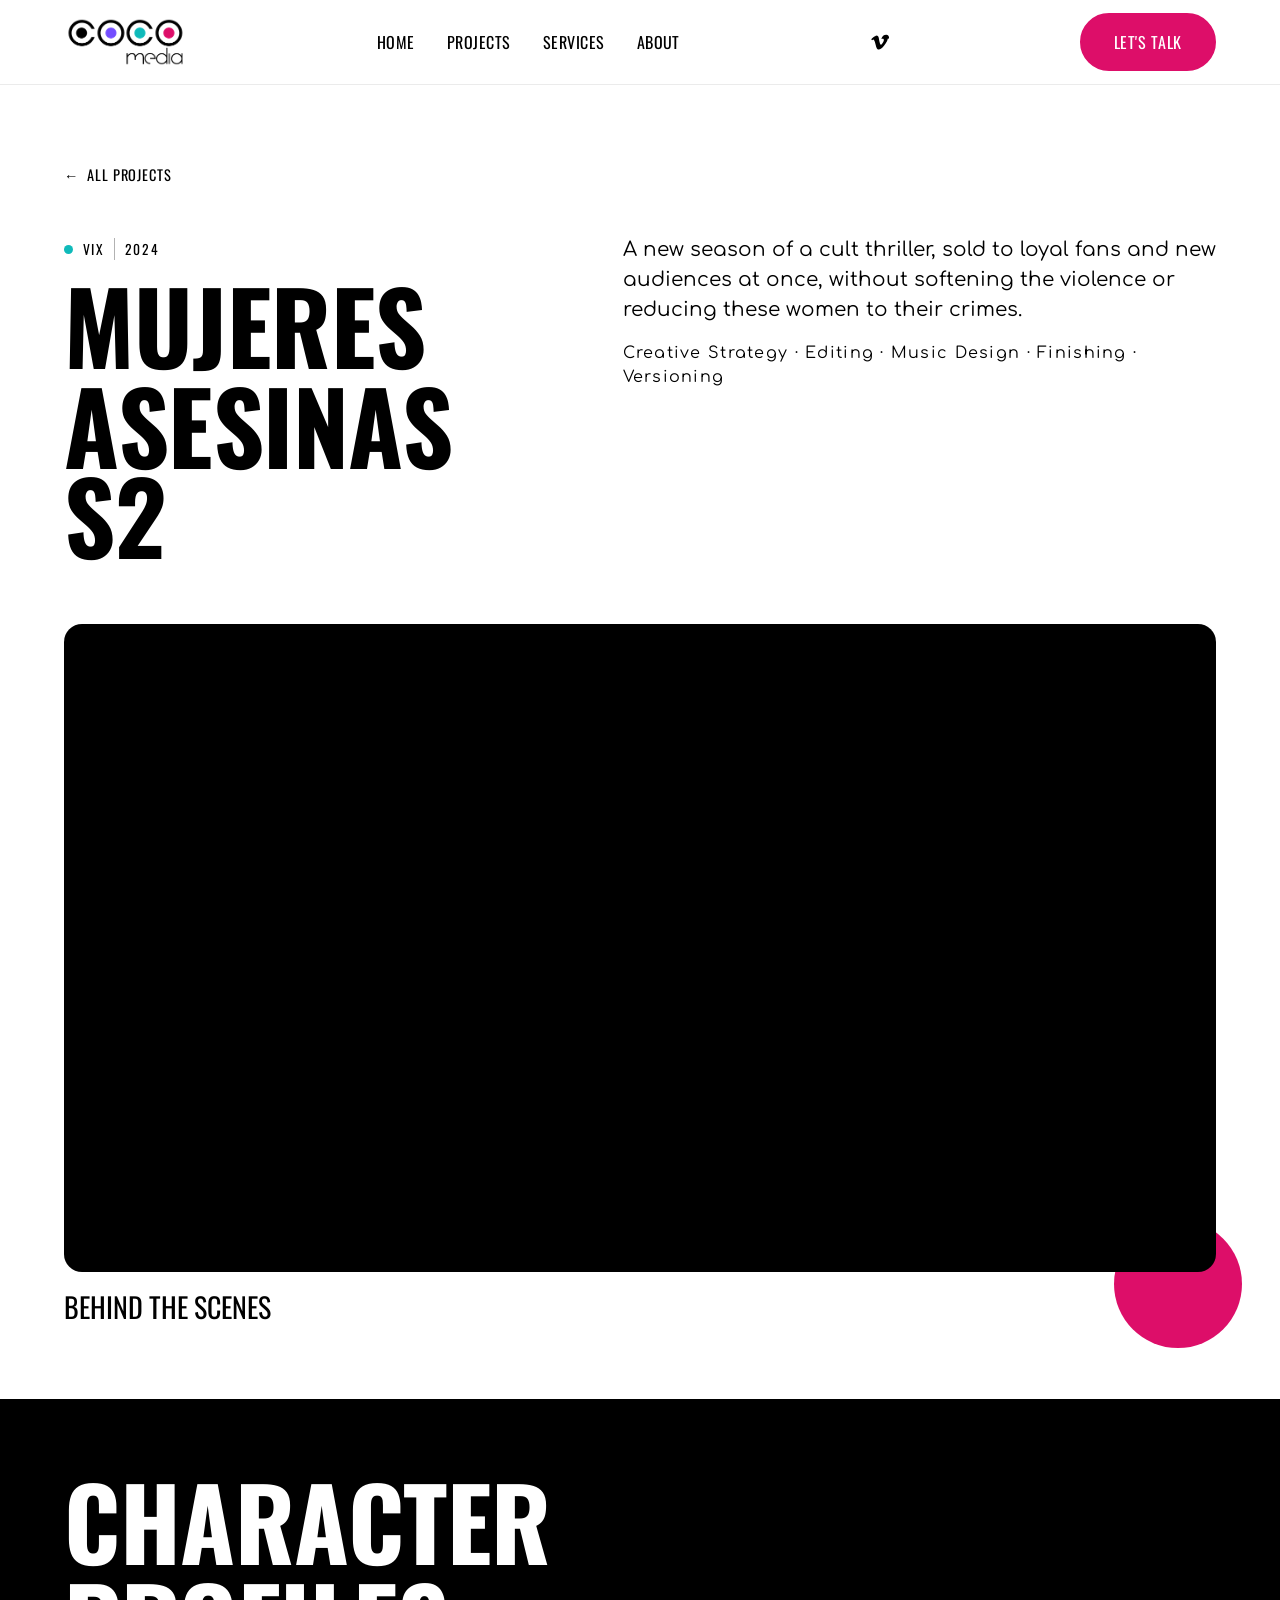
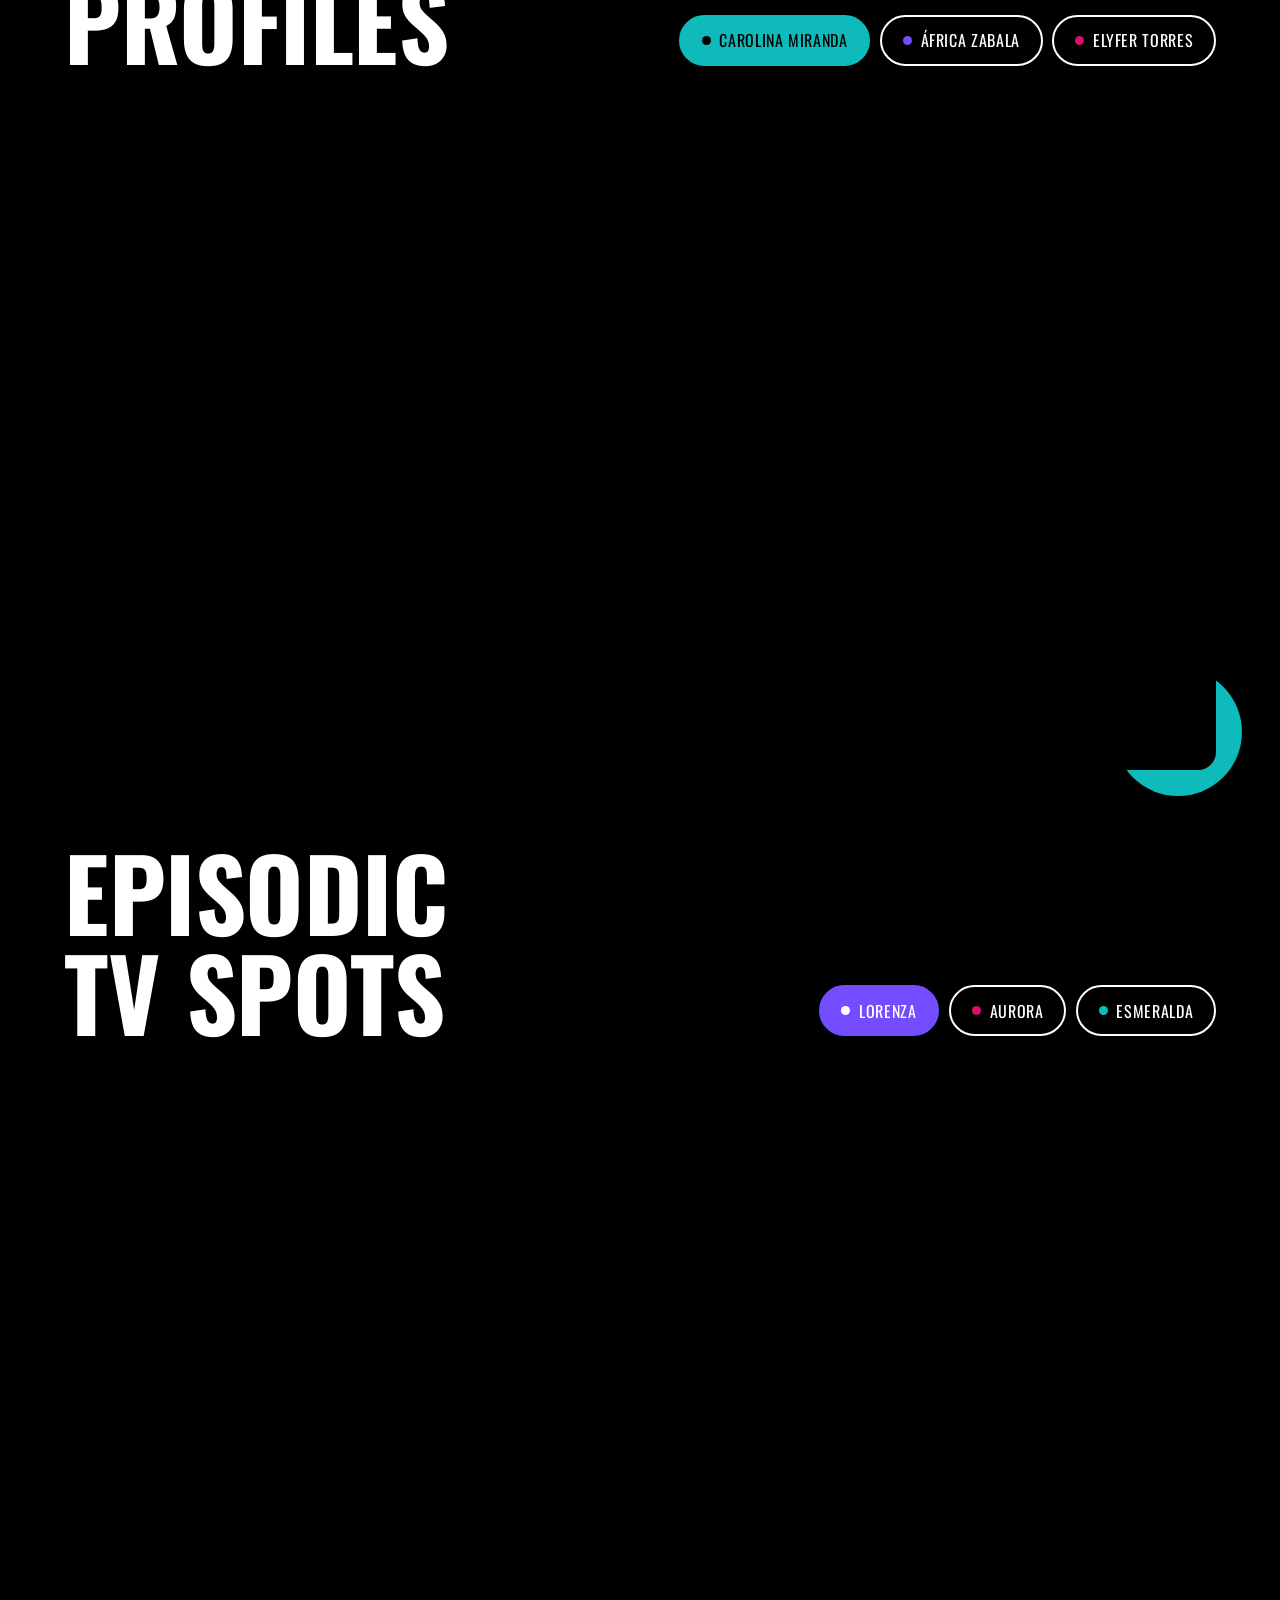
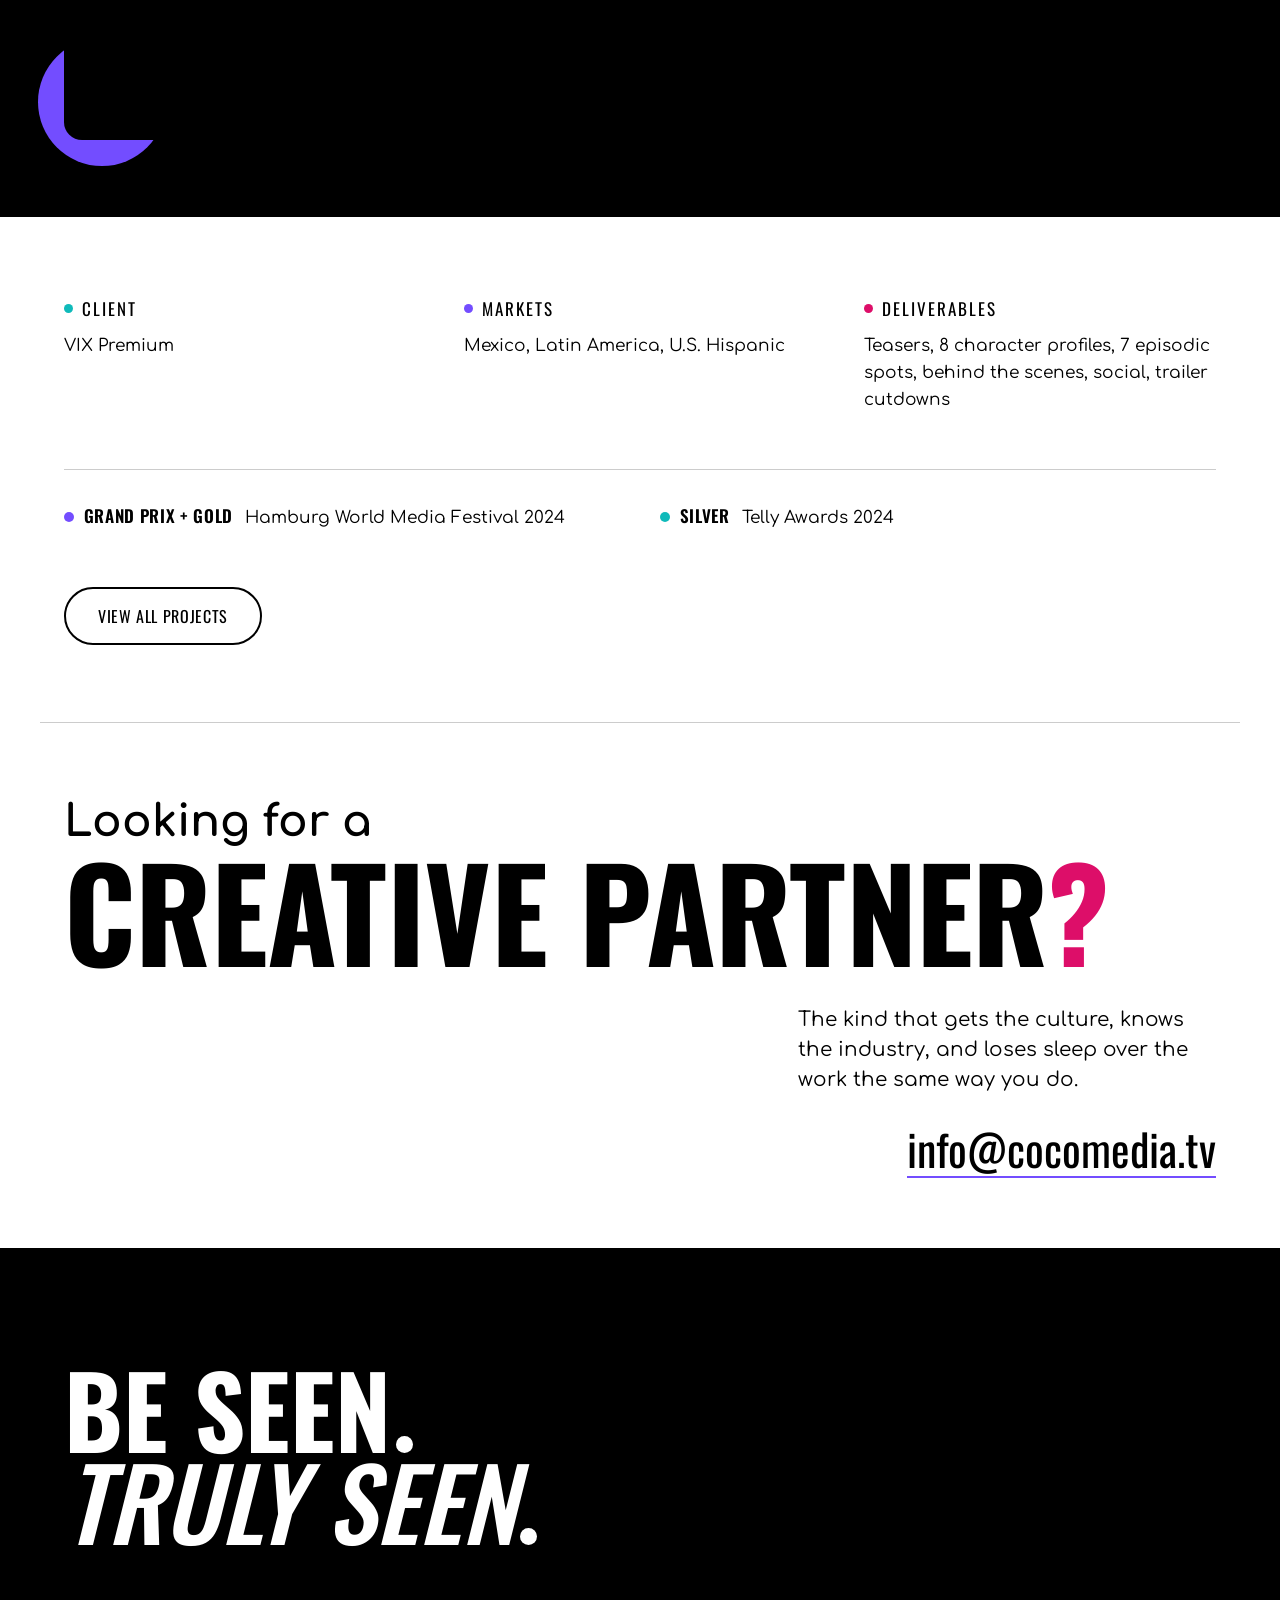
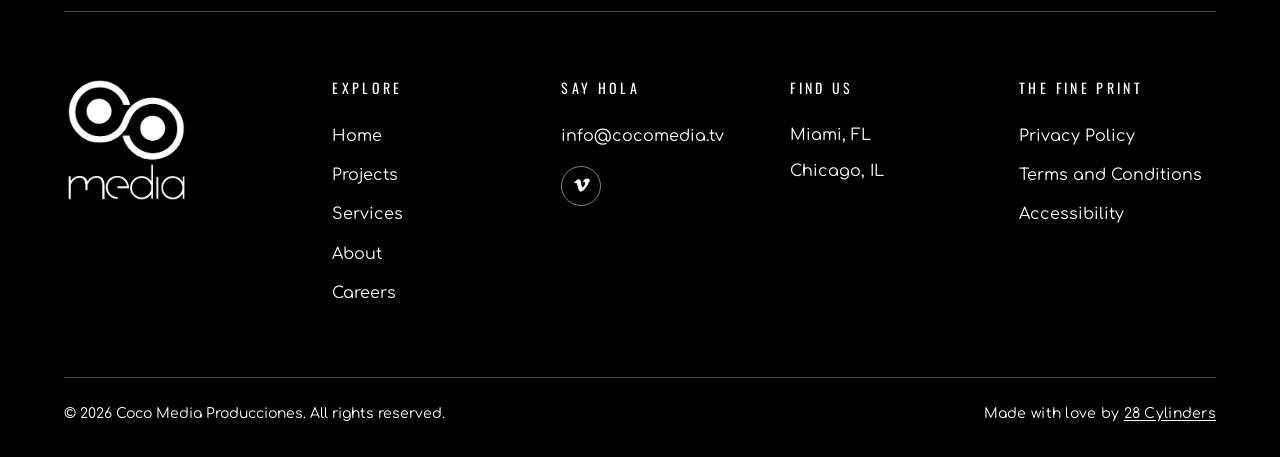
<file: case-study-mujeres-asesinas-s2.html>
<!DOCTYPE html>
<html lang="en">
<head>
  <meta charset="UTF-8">
  <meta name="color-scheme" content="light only">
  <meta name="viewport" content="width=device-width, initial-scale=1.0">
  <title>Mujeres Asesinas S2 Case Study | Coco Media</title>
  <meta name="robots" content="noindex, nofollow"><!-- standalone review draft, Oct 27 -->
  <meta name="description" content="How Coco Media built the award-winning Season 2 campaign for Mujeres Asesinas on VIX: creative strategy, character profiles, episodic promos, and behind-the-scenes content.">
  <link rel="icon" href="assets/favicon/favicon.ico">
  <link rel="icon" type="image/png" sizes="192x192" href="assets/favicon/favicon-192.png">
  <link rel="apple-touch-icon" href="assets/favicon/apple-touch-icon.png">
  <link rel="preload" href="assets/fonts/oswald.woff2" as="font" type="font/woff2" crossorigin>
  <link rel="canonical" href="https://cocomedia.tv/case-study-mujeres-asesinas-s2.html">
  <meta property="og:title" content="Mujeres Asesinas S2 Case Study | Coco Media">
  <meta property="og:description" content="How Coco Media built the award-winning Season 2 campaign for Mujeres Asesinas on VIX: creative strategy, character profiles, episodic promos, and behind-the-scenes content.">
  <meta property="og:type" content="website">
  <meta property="og:url" content="https://cocomedia.tv/case-study-mujeres-asesinas-s2.html">
  <meta property="og:site_name" content="Coco Media">
  <meta property="og:image" content="https://cocomedia.tv/assets/brand/og-image.png">
  <meta property="og:image:width" content="1200">
  <meta property="og:image:height" content="630">
  <meta property="og:image:alt" content="Coco Media logo">
  <meta name="twitter:card" content="summary_large_image">
  <meta name="theme-color" content="#000000">
  <link rel="stylesheet" href="css/style.css?v=11121929">
  <link rel="stylesheet" href="css/case-study.css?v=11121929">
  <script>document.documentElement.classList.add('js');</script>
</head>
<body>
  <!-- Loading screen (Oct 15): Coco rings draw + spin, then the page fades in. Hidden without JS. -->
  <div class="preloader" aria-hidden="true">
    <svg class="preloader-mark" viewBox="0 0 280 80">
      <circle class="pl-ring pl-ring--white" cx="50" cy="40" r="28"/>
      <circle class="pl-ring pl-ring--violet" cx="110" cy="40" r="28"/>
      <circle class="pl-ring pl-ring--teal" cx="170" cy="40" r="28"/>
      <circle class="pl-ring pl-ring--pink" cx="230" cy="40" r="28"/>
      <circle class="pl-dot pl-dot--white" cx="50" cy="40" r="9"/>
      <circle class="pl-dot pl-dot--violet" cx="110" cy="40" r="9"/>
      <circle class="pl-dot pl-dot--teal" cx="170" cy="40" r="9"/>
      <circle class="pl-dot pl-dot--pink" cx="230" cy="40" r="9"/>
    </svg>
  </div>
  <a class="skip-link" href="#main">Skip to content</a>

  <header class="site-header">
    <div class="container header-inner">
      <a href="index.html" class="logo"><img src="assets/brand/coco-media-logo-black-dots.png" alt="Coco Media" width="86" height="34" class="logo-img"><img src="assets/brand/coco-media-logo-white-dots.png" alt="Coco Media" width="86" height="34" class="logo-img logo-img--m"></a>
      <nav class="main-nav" aria-label="Primary">
        <ul>
          <li><a href="index.html">Home</a></li>
          <li><a href="projects.html">Projects</a></li>
          <li><a href="services.html">Services</a></li>
          <li><a href="about.html">About</a></li>
        </ul>
      </nav>
      <!-- Social links: LinkedIn + Instagram hidden until real profile URLs exist (Oct 8) -->
      <div class="social-icons">
        <a href="https://vimeo.com/mcpani" aria-label="Coco Media on Vimeo" target="_blank" rel="noopener"><svg viewBox="0 0 24 24" aria-hidden="true"><path d="M22.396 7.164c-.093 2.026-1.507 4.799-4.245 8.32-2.828 3.672-5.221 5.508-7.181 5.508-1.214 0-2.24-1.12-3.078-3.36-.562-2.055-1.125-4.111-1.687-6.166-.626-2.242-1.298-3.363-2.016-3.363-.156 0-.703.328-1.64.98l-.983-1.266c1.031-.906 2.047-1.812 3.047-2.719C6.023 4.019 7.213 3.394 7.947 3.325c1.749-.169 2.826.937 3.234 3.315.44 2.573.744 4.172.916 4.797.51 2.312 1.07 3.468 1.687 3.468.478 0 1.198-.755 2.159-2.264.96-1.51 1.474-2.658 1.543-3.444.14-1.303-.376-1.955-1.543-1.955-.55 0-1.116.126-1.699.377 1.128-3.696 3.283-5.492 6.465-5.388 2.362.076 3.475 1.6 3.339 4.576z"/></svg></a>
        <!-- TBD: real LinkedIn URL -->
        <!-- TBD: real Instagram URL -->
      </div>
      <!-- EN/ES toggle: unhide once /es/ pages exist; href points to this page's Spanish counterpart -->
      <a class="lang-switch" href="es/" hreflang="es" lang="es" hidden><span class="sr-only">Ver en español: </span>ES</a>
      <a href="#cta" class="btn btn-cta">Let's Talk</a>
      <button class="nav-toggle" aria-label="Toggle menu" aria-expanded="false">
        <span></span><span></span><span></span>
      </button>
    </div>
  </header>

  <main id="main">
    <!-- CASE STUDY: Mujeres Asesinas S2 (Tier 2). v4 Oct 27: rebuilt from the site's own parts (display titles,
         split heads, rounded media with the Services color-circle accent, pills, color-dot labels, service tags)
         so it reads as part of cocomedia.tv. Standalone: not in nav, projects grid, or sitemap; noindex.
         Review mode: add ?review to the URL to outline anything Mary Cruz still has to confirm (.cs-tbd). -->

    <section class="section section--light cs-intro" aria-labelledby="cs-title">
      <div class="container">
        <a class="cs-back" href="projects.html"><span aria-hidden="true">←</span> All Projects</a>
        <div class="split-head split-head--top">
          <div>
            <p class="cs-client"><span class="cs-tbd">VIX</span> <span class="cs-year">2024</span></p>
            <h1 class="display-title" id="cs-title">Mujeres<br>Asesinas S2</h1>
          </div>
          <div class="split-intro">
            <p>A new season of a cult thriller, sold to loyal fans and new audiences at once, without softening the violence or reducing these women to their crimes.</p>
            <p class="service-tags">Creative Strategy · Editing · Music Design · Finishing · Versioning</p>
          </div>
        </div>
        <figure class="cs-media cs-media--pink">
          <div class="cs-frame"><iframe src="https://player.vimeo.com/video/1168665676?color=DD0E69&amp;title=0&amp;byline=0&amp;portrait=0" title="Mujeres Asesinas Season 2, Behind the Scenes" allow="autoplay; fullscreen; picture-in-picture" allowfullscreen></iframe></div>
          <figcaption>Behind the Scenes</figcaption>
        </figure>
      </div>
    </section>

    <section class="section section--dark cs-chapter" aria-labelledby="cs-women">
      <div class="container">
        <div class="section-head section-head--display">
          <h2 class="display-title" id="cs-women">Character<br>Profiles</h2>
          <ul class="cs-pills" data-player="women" aria-label="Choose a profile">
            <li><button type="button" class="cs-pill cs-pill--teal" aria-pressed="true" data-vimeo="1144675276">Carolina Miranda</button></li>
            <li><button type="button" class="cs-pill cs-pill--violet" aria-pressed="false" data-vimeo="1144675203">África Zabala</button></li>
            <li><button type="button" class="cs-pill cs-pill--pink" aria-pressed="false" data-vimeo="1144675408">Elyfer Torres</button></li>
          </ul>
        </div>
        <figure class="cs-media cs-media--teal" data-accent>
          <div class="cs-frame" id="women"><iframe src="https://player.vimeo.com/video/1144675276?color=DD0E69&amp;title=0&amp;byline=0&amp;portrait=0" title="Character Profile, Carolina Miranda" allow="autoplay; fullscreen; picture-in-picture" allowfullscreen loading="lazy"></iframe></div>
        </figure>
      </div>
    </section>

    <section class="section section--dark cs-chapter cs-chapter--next" aria-labelledby="cs-spots">
      <div class="container">
        <div class="section-head section-head--display">
          <h2 class="display-title" id="cs-spots">Episodic<br>TV Spots</h2>
          <ul class="cs-pills" data-player="spots" aria-label="Choose a spot">
            <li><button type="button" class="cs-pill cs-pill--violet" aria-pressed="true" data-vimeo="1168302169">Lorenza</button></li>
            <li><button type="button" class="cs-pill cs-pill--pink" aria-pressed="false" data-vimeo="1144676128">Aurora</button></li>
            <li><button type="button" class="cs-pill cs-pill--teal" aria-pressed="false" data-vimeo="1168301821">Esmeralda</button></li>
          </ul>
        </div>
        <figure class="cs-media cs-media--violet cs-media--left" data-accent>
          <div class="cs-frame" id="spots"><iframe src="https://player.vimeo.com/video/1168302169?color=DD0E69&amp;title=0&amp;byline=0&amp;portrait=0" title="TV Spot, Lorenza" allow="autoplay; fullscreen; picture-in-picture" allowfullscreen loading="lazy"></iframe></div>
        </figure>
      </div>
    </section>

    <section class="section section--light cs-facts" aria-label="Campaign details">
      <div class="container">
        <div class="cs-facts-grid">
          <div class="cs-fact"><p class="cs-fact-label cs-fact-label--teal">Client</p><p class="cs-tbd">VIX Premium</p></div>
          <div class="cs-fact"><p class="cs-fact-label cs-fact-label--violet">Markets</p><p>Mexico, Latin America, U.S. Hispanic</p></div>
          <div class="cs-fact"><p class="cs-fact-label cs-fact-label--pink">Deliverables</p><p>Teasers, <span class="cs-tbd">8</span> character profiles, <span class="cs-tbd">7</span> episodic spots, behind the scenes, social, trailer cutdowns</p></div>
        </div>
        <ul class="awards-strip-list cs-awards">
          <li><i style="background:#734DFF"></i><strong>Grand Prix + Gold</strong> <span class="aw-name">Hamburg World Media Festival 2024</span></li>
          <li><i style="background:#0FBABA"></i><strong>Silver</strong> <span class="aw-name">Telly Awards 2024</span></li>
        </ul>
        <a href="projects.html" class="btn cs-more">View All Projects</a>
      </div>
    </section>

    <section class="section section--light cta-ed cs-cta" id="cta">
      <div class="container">
        <h2 class="cta-ed-title"><span class="cta-ed-lead">Looking for a</span> <span class="cta-ed-big">Creative Partner<span class="cta-ed-q">?</span></span></h2>
        <p class="cta-ed-body">The kind that gets the culture, knows the industry, and loses sleep over the work the same way you do.</p>
        <div class="cta-contact">
          <a class="cta-email js-email" data-user="info" data-domain="cocomedia.tv" href="#cta">Email us</a>
          <noscript><p class="cta-email-plain">info [at] cocomedia [dot] tv</p></noscript>
        </div>
      </div>
    </section>

  </main>

  <footer class="site-footer">
    <div class="container">
      <div class="footer-top">
        <p class="footer-tagline">Be Seen<span class="round-dot"><span class="sr-only">.</span></span><br><em>Truly Seen<span class="round-dot"><span class="sr-only">.</span></span></em></p>
      </div>
      <div class="footer-cols">
        <div class="footer-col footer-brand-col"><img class="footer-logo-img" src="assets/brand/coco-media-logo-white.png" alt="Coco Media" width="59" height="60"></div>
        <nav class="footer-col footer-nav" aria-label="Footer">
          <p class="footer-label">Explore</p>
          <ul>
            <li><a href="index.html">Home</a></li>
            <li><a href="projects.html">Projects</a></li>
            <li><a href="services.html">Services</a></li>
            <li><a href="about.html">About</a></li>
            <li><a href="careers.html">Careers</a></li>
          </ul>
        </nav>
        <div class="footer-col">
          <p class="footer-label">Say hola</p>
          <ul>
            <li><a class="js-email" data-user="info" data-domain="cocomedia.tv" href="#main">Email us</a></li>
            <li class="footer-social">
              <a href="https://vimeo.com/mcpani" aria-label="Coco Media on Vimeo" target="_blank" rel="noopener"><svg viewBox="0 0 24 24" aria-hidden="true"><path d="M22.396 7.164c-.093 2.026-1.507 4.799-4.245 8.32-2.828 3.672-5.221 5.508-7.181 5.508-1.214 0-2.24-1.12-3.078-3.36-.562-2.055-1.125-4.111-1.687-6.166-.626-2.242-1.298-3.363-2.016-3.363-.156 0-.703.328-1.64.98l-.983-1.266c1.031-.906 2.047-1.812 3.047-2.719C6.023 4.019 7.213 3.394 7.947 3.325c1.749-.169 2.826.937 3.234 3.315.44 2.573.744 4.172.916 4.797.51 2.312 1.07 3.468 1.687 3.468.478 0 1.198-.755 2.159-2.264.96-1.51 1.474-2.658 1.543-3.444.14-1.303-.376-1.955-1.543-1.955-.55 0-1.116.126-1.699.377 1.128-3.696 3.283-5.492 6.465-5.388 2.362.076 3.475 1.6 3.339 4.576z"/></svg></a>
              <!-- LinkedIn + Instagram: add here once URLs exist (same markup, aria-label "Coco Media on LinkedIn/Instagram") -->
            </li>
          </ul>
        </div>
        <div class="footer-col">
          <p class="footer-label">Find us</p>
          <ul>
            <li>Miami, FL</li>
            <li>Chicago, IL</li>
          </ul>
        </div>
        <nav class="footer-col footer-legal" aria-label="Legal">
          <p class="footer-label">The fine print</p>
          <ul>
            <li><a href="privacy.html">Privacy Policy</a></li>
            <li><a href="terms.html">Terms and Conditions</a></li>
            <li><a href="accessibility.html">Accessibility</a></li>
          </ul>
        </nav>
      </div>
      <div class="footer-bottom">
        <p class="footer-copyright">&copy; <span id="year"></span> Coco Media Producciones. All rights reserved.</p>
        <p class="footer-credit">Made with love by <a href="https://28cylinders.com" target="_blank" rel="noopener">28 Cylinders</a></p>
      </div>
    </div>
  </footer>

  <script src="js/main.js?v=11121929"></script>
  <script src="js/case-study.js?v=11121929"></script>
</body>
</html>
</file>
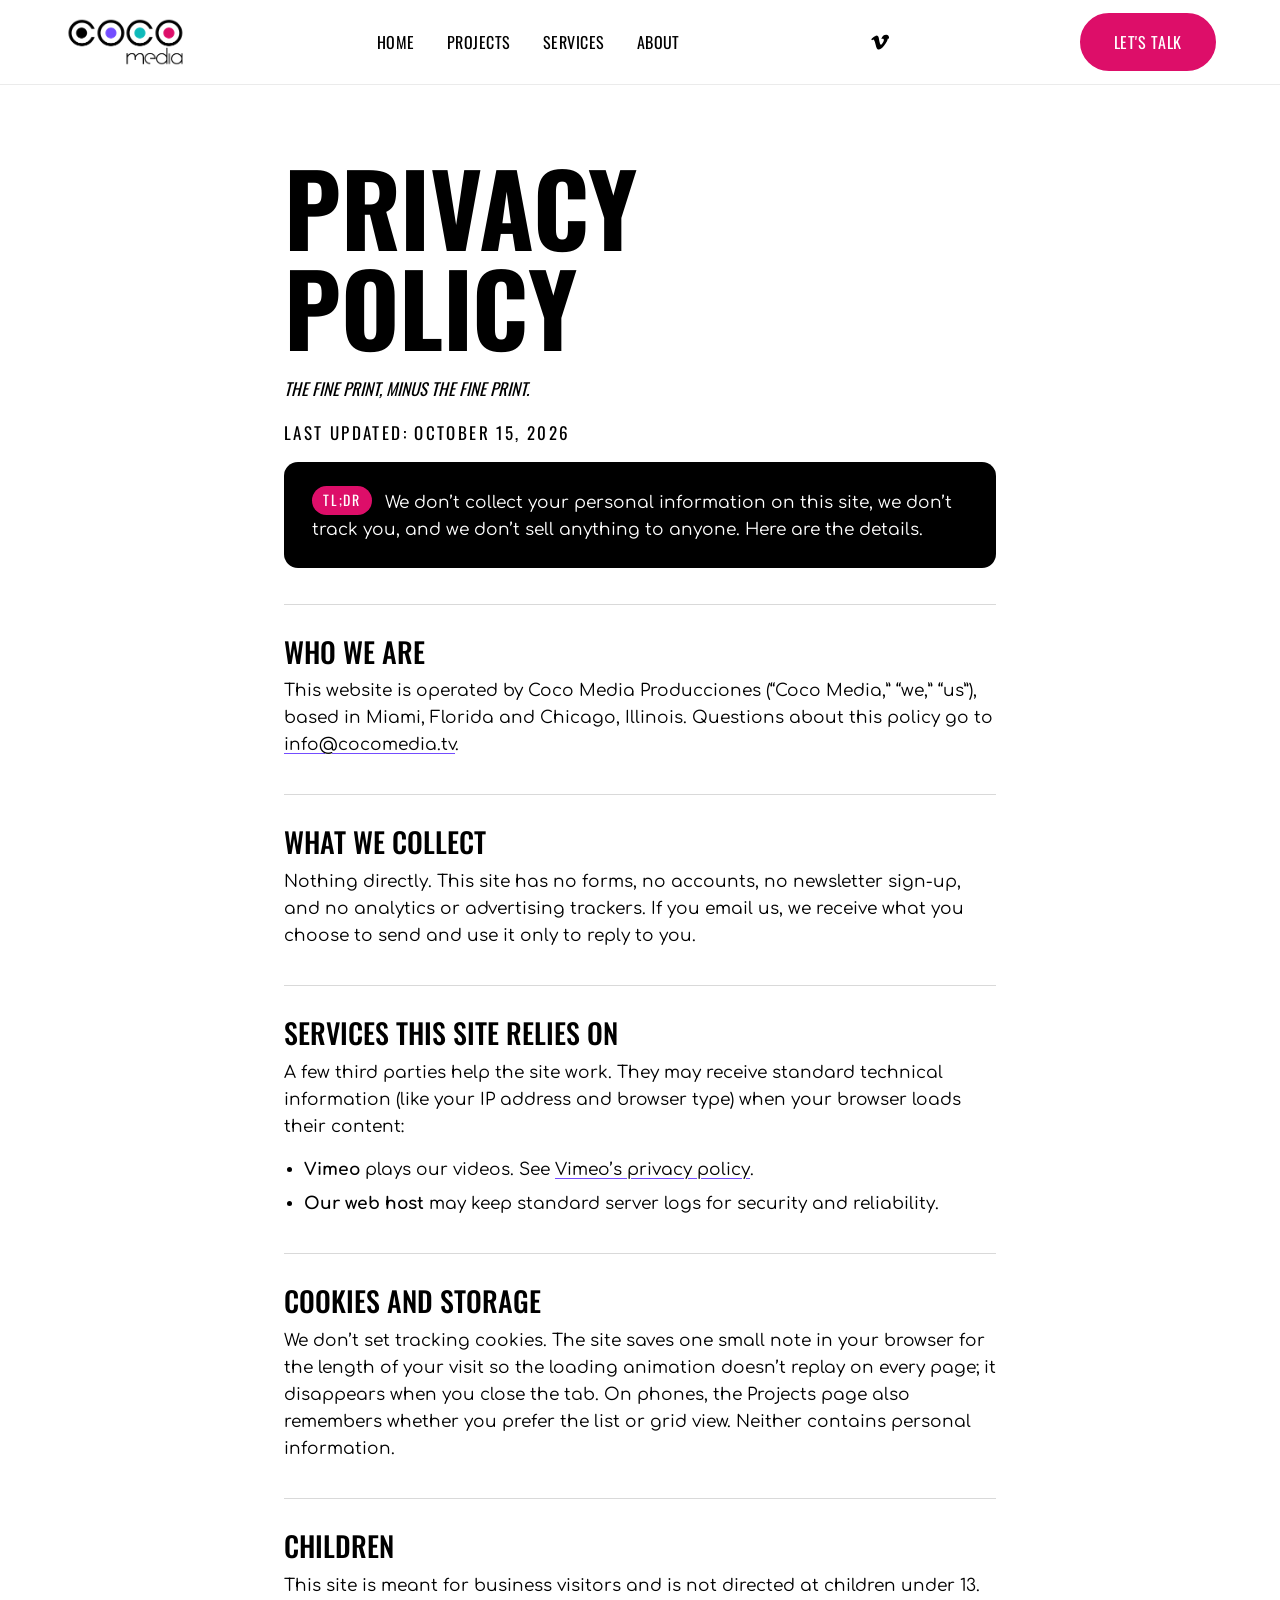
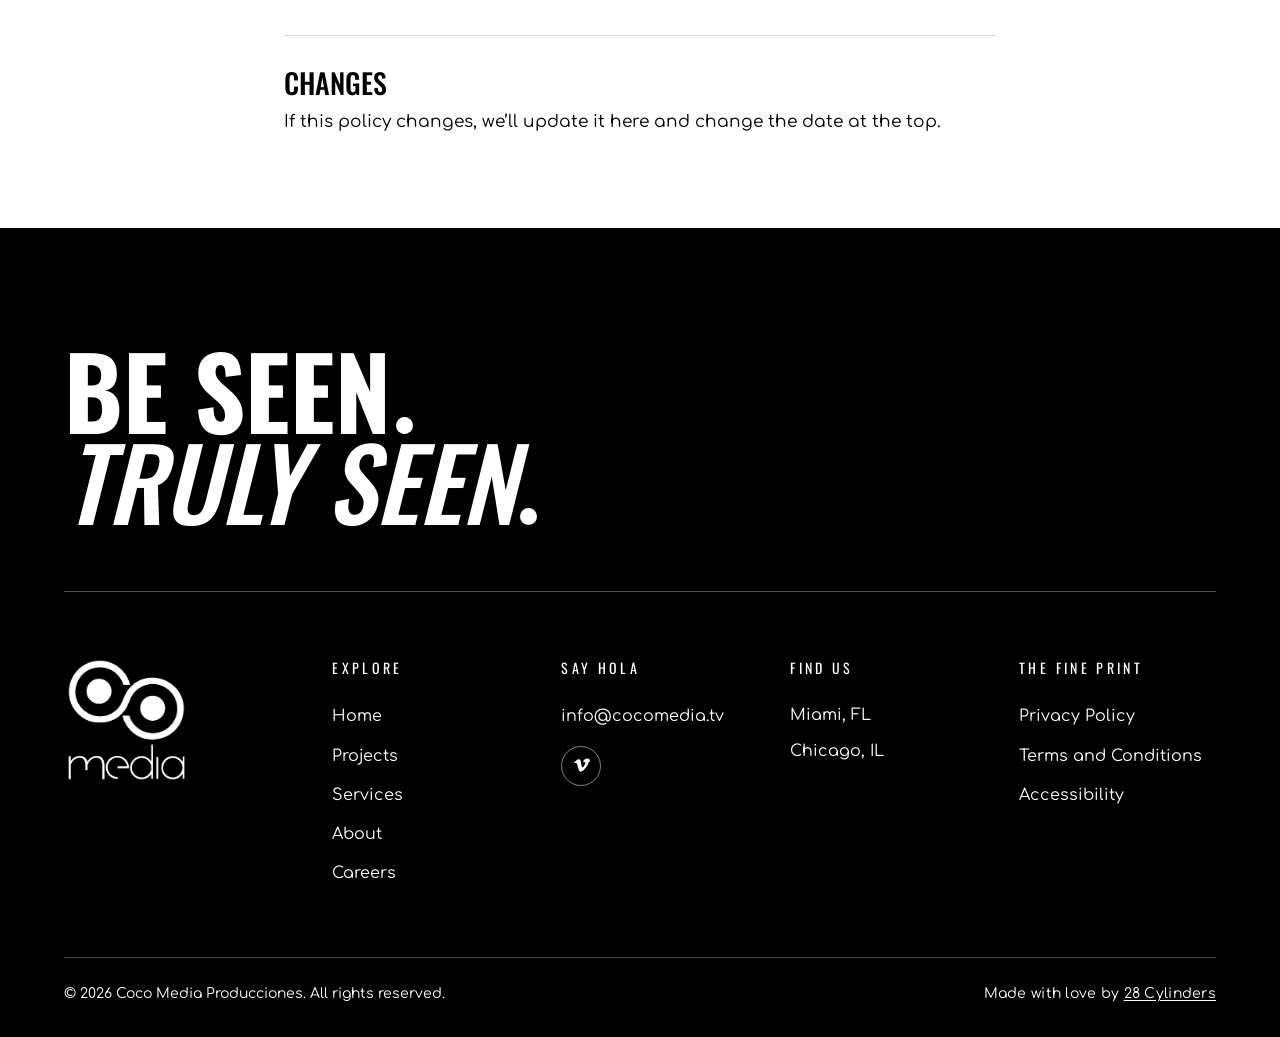
<file: privacy.html>
<!DOCTYPE html>
<html lang="en">
<head>
  <meta charset="UTF-8">
  <meta name="color-scheme" content="light only">
  <meta name="viewport" content="width=device-width, initial-scale=1.0">
  <title>Privacy Policy | Coco Media</title>
  <link rel="icon" href="assets/favicon/favicon.ico">
  <link rel="icon" type="image/png" sizes="192x192" href="assets/favicon/favicon-192.png">
  <link rel="apple-touch-icon" href="assets/favicon/apple-touch-icon.png">
  <meta name="robots" content="noindex"><!-- draft legal text Oct 15: remove noindex once Mary Cruz / counsel approves -->
  <link rel="preload" href="assets/fonts/oswald.woff2" as="font" type="font/woff2" crossorigin>
  <link rel="canonical" href="https://cocomedia.tv/privacy.html">
  <meta property="og:title" content="Privacy Policy | Coco Media">
  <meta property="og:description" content="Entertainment marketing, creative strategy, and post-production for U.S. Hispanic and Latin American audiences.">
  <meta property="og:type" content="website">
  <meta property="og:url" content="https://cocomedia.tv/privacy.html">
  <meta property="og:site_name" content="Coco Media">
  <meta property="og:image" content="https://cocomedia.tv/assets/brand/og-image.png">
  <meta property="og:image:width" content="1200">
  <meta property="og:image:height" content="630">
  <meta property="og:image:alt" content="Coco Media logo">
  <meta name="twitter:card" content="summary_large_image">
  <meta name="theme-color" content="#000000">
  <link rel="stylesheet" href="css/style.css?v=11121929">
  <script>document.documentElement.classList.add('js');</script>
</head>
<body>
  <!-- Loading screen (Oct 15): Coco rings draw + spin, then the page fades in. Hidden without JS. -->
  <div class="preloader" aria-hidden="true">
    <svg class="preloader-mark" viewBox="0 0 280 80">
      <circle class="pl-ring pl-ring--white" cx="50" cy="40" r="28"/>
      <circle class="pl-ring pl-ring--violet" cx="110" cy="40" r="28"/>
      <circle class="pl-ring pl-ring--teal" cx="170" cy="40" r="28"/>
      <circle class="pl-ring pl-ring--pink" cx="230" cy="40" r="28"/>
      <circle class="pl-dot pl-dot--white" cx="50" cy="40" r="9"/>
      <circle class="pl-dot pl-dot--violet" cx="110" cy="40" r="9"/>
      <circle class="pl-dot pl-dot--teal" cx="170" cy="40" r="9"/>
      <circle class="pl-dot pl-dot--pink" cx="230" cy="40" r="9"/>
    </svg>
  </div>
  <a class="skip-link" href="#main">Skip to content</a>
  <header class="site-header">
    <div class="container header-inner">
      <a href="index.html" class="logo"><img src="assets/brand/coco-media-logo-black-dots.png" alt="Coco Media" width="86" height="34" class="logo-img"><img src="assets/brand/coco-media-logo-white-dots.png" alt="Coco Media" width="86" height="34" class="logo-img logo-img--m"></a>
      <nav class="main-nav" aria-label="Primary">
        <ul>
          <li><a href="index.html">Home</a></li>
          <li><a href="projects.html">Projects</a></li>
          <li><a href="services.html">Services</a></li>
          <li><a href="about.html">About</a></li>
        </ul>
      </nav>
      <!-- Social links: LinkedIn + Instagram hidden until real profile URLs exist (Oct 8) -->
      <div class="social-icons">
        <a href="https://vimeo.com/mcpani" aria-label="Coco Media on Vimeo" target="_blank" rel="noopener"><svg viewBox="0 0 24 24" aria-hidden="true"><path d="M22.396 7.164c-.093 2.026-1.507 4.799-4.245 8.32-2.828 3.672-5.221 5.508-7.181 5.508-1.214 0-2.24-1.12-3.078-3.36-.562-2.055-1.125-4.111-1.687-6.166-.626-2.242-1.298-3.363-2.016-3.363-.156 0-.703.328-1.64.98l-.983-1.266c1.031-.906 2.047-1.812 3.047-2.719C6.023 4.019 7.213 3.394 7.947 3.325c1.749-.169 2.826.937 3.234 3.315.44 2.573.744 4.172.916 4.797.51 2.312 1.07 3.468 1.687 3.468.478 0 1.198-.755 2.159-2.264.96-1.51 1.474-2.658 1.543-3.444.14-1.303-.376-1.955-1.543-1.955-.55 0-1.116.126-1.699.377 1.128-3.696 3.283-5.492 6.465-5.388 2.362.076 3.475 1.6 3.339 4.576z"/></svg></a>
        <!-- TBD: real LinkedIn URL -->
        <!-- TBD: real Instagram URL -->
      </div>
      <!-- EN/ES toggle: unhide once /es/ pages exist; href points to this page's Spanish counterpart -->
      <a class="lang-switch" href="es/" hreflang="es" lang="es" hidden><span class="sr-only">Ver en español: </span>ES</a>
      <a href="index.html#cta" class="btn btn-cta">Let's Talk</a>
      <button class="nav-toggle" aria-label="Toggle menu" aria-expanded="false"><span></span><span></span><span></span></button>
    </div>
  </header>
  <main id="main">
    <section class="section section--light legal">
      <div class="container legal-body">
        <h1 class="display-title">Privacy <br>Policy</h1>
        <p class="legal-kicker">The fine print, minus the fine print.</p>
        <p class="legal-updated">Last updated: October 15, 2026</p>
        <p class="legal-lead"><span class="legal-tldr">TL;DR</span> We don’t collect your personal information on this site, we don’t track you, and we don’t sell anything to anyone. Here are the details.</p>
        <h2>Who we are</h2>
        <p>This website is operated by Coco Media Producciones (“Coco Media,” “we,” “us”), based in Miami, Florida and Chicago, Illinois. Questions about this policy go to <a class="js-email" data-user="info" data-domain="cocomedia.tv" href="#main">our email</a>.</p>
        <h2>What we collect</h2>
        <p>Nothing directly. This site has no forms, no accounts, no newsletter sign-up, and no analytics or advertising trackers. If you email us, we receive what you choose to send and use it only to reply to you.</p>
        <h2>Services this site relies on</h2>
        <p>A few third parties help the site work. They may receive standard technical information (like your IP address and browser type) when your browser loads their content:</p>
        <ul>
          <li><strong>Vimeo</strong> plays our videos. See <a href="https://vimeo.com/privacy" rel="noopener" target="_blank">Vimeo’s privacy policy</a>.</li>
          <li><strong>Our web host</strong> may keep standard server logs for security and reliability.</li>
        </ul>
        <h2>Cookies and storage</h2>
        <p>We don’t set tracking cookies. The site saves one small note in your browser for the length of your visit so the loading animation doesn’t replay on every page; it disappears when you close the tab. On phones, the Projects page also remembers whether you prefer the list or grid view. Neither contains personal information.</p>
        <h2>Children</h2>
        <p>This site is meant for business visitors and is not directed at children under 13.</p>
        <h2>Changes</h2>
        <p>If this policy changes, we’ll update it here and change the date at the top.</p>
      </div>
    </section>
  </main>
  <footer class="site-footer">
    <div class="container">
      <div class="footer-top">
        <p class="footer-tagline">Be Seen<span class="round-dot"><span class="sr-only">.</span></span><br><em>Truly Seen<span class="round-dot"><span class="sr-only">.</span></span></em></p>
      </div>
      <div class="footer-cols">
        <div class="footer-col footer-brand-col"><img class="footer-logo-img" src="assets/brand/coco-media-logo-white.png" alt="Coco Media" width="59" height="60"></div>
        <nav class="footer-col footer-nav" aria-label="Footer">
          <p class="footer-label">Explore</p>
          <ul>
            <li><a href="index.html">Home</a></li>
            <li><a href="projects.html">Projects</a></li>
            <li><a href="services.html">Services</a></li>
            <li><a href="about.html">About</a></li>
            <li><a href="careers.html">Careers</a></li>
          </ul>
        </nav>
        <div class="footer-col">
          <p class="footer-label">Say hola</p>
          <ul>
            <li><a class="js-email" data-user="info" data-domain="cocomedia.tv" href="#main">Email us</a></li>
            <li class="footer-social">
              <a href="https://vimeo.com/mcpani" aria-label="Coco Media on Vimeo" target="_blank" rel="noopener"><svg viewBox="0 0 24 24" aria-hidden="true"><path d="M22.396 7.164c-.093 2.026-1.507 4.799-4.245 8.32-2.828 3.672-5.221 5.508-7.181 5.508-1.214 0-2.24-1.12-3.078-3.36-.562-2.055-1.125-4.111-1.687-6.166-.626-2.242-1.298-3.363-2.016-3.363-.156 0-.703.328-1.64.98l-.983-1.266c1.031-.906 2.047-1.812 3.047-2.719C6.023 4.019 7.213 3.394 7.947 3.325c1.749-.169 2.826.937 3.234 3.315.44 2.573.744 4.172.916 4.797.51 2.312 1.07 3.468 1.687 3.468.478 0 1.198-.755 2.159-2.264.96-1.51 1.474-2.658 1.543-3.444.14-1.303-.376-1.955-1.543-1.955-.55 0-1.116.126-1.699.377 1.128-3.696 3.283-5.492 6.465-5.388 2.362.076 3.475 1.6 3.339 4.576z"/></svg></a>
              <!-- LinkedIn + Instagram: add here once URLs exist (same markup, aria-label "Coco Media on LinkedIn/Instagram") -->
            </li>
          </ul>
        </div>
        <div class="footer-col">
          <p class="footer-label">Find us</p>
          <ul>
            <li>Miami, FL</li>
            <li>Chicago, IL</li>
          </ul>
        </div>
        <nav class="footer-col footer-legal" aria-label="Legal">
          <p class="footer-label">The fine print</p>
          <ul>
            <li><a href="privacy.html">Privacy Policy</a></li>
            <li><a href="terms.html">Terms and Conditions</a></li>
            <li><a href="accessibility.html">Accessibility</a></li>
          </ul>
        </nav>
      </div>
      <div class="footer-bottom">
        <p class="footer-copyright">&copy; <span id="year"></span> Coco Media Producciones. All rights reserved.</p>
        <p class="footer-credit">Made with love by <a href="https://28cylinders.com" target="_blank" rel="noopener">28 Cylinders</a></p>
      </div>
    </div>
  </footer>
  <script src="js/main.js?v=11121929"></script>
</body>
</html>
</file>
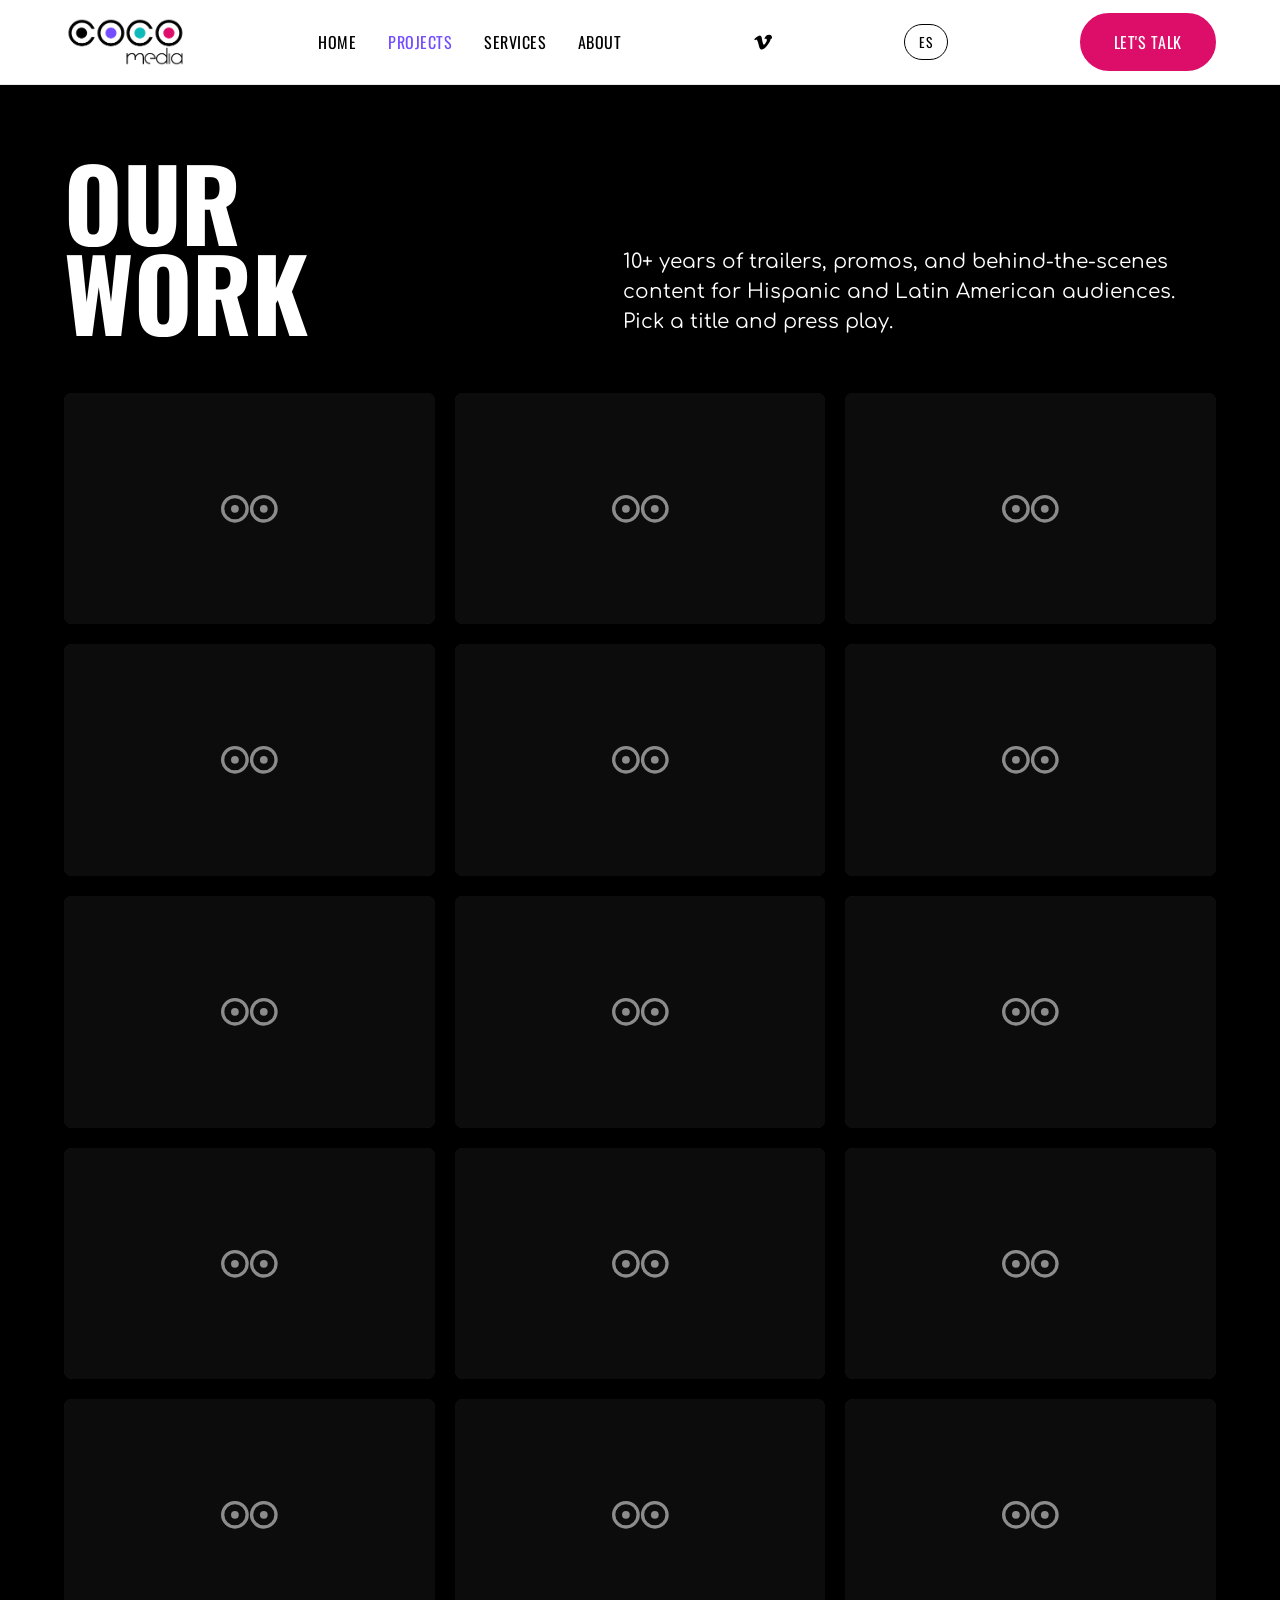
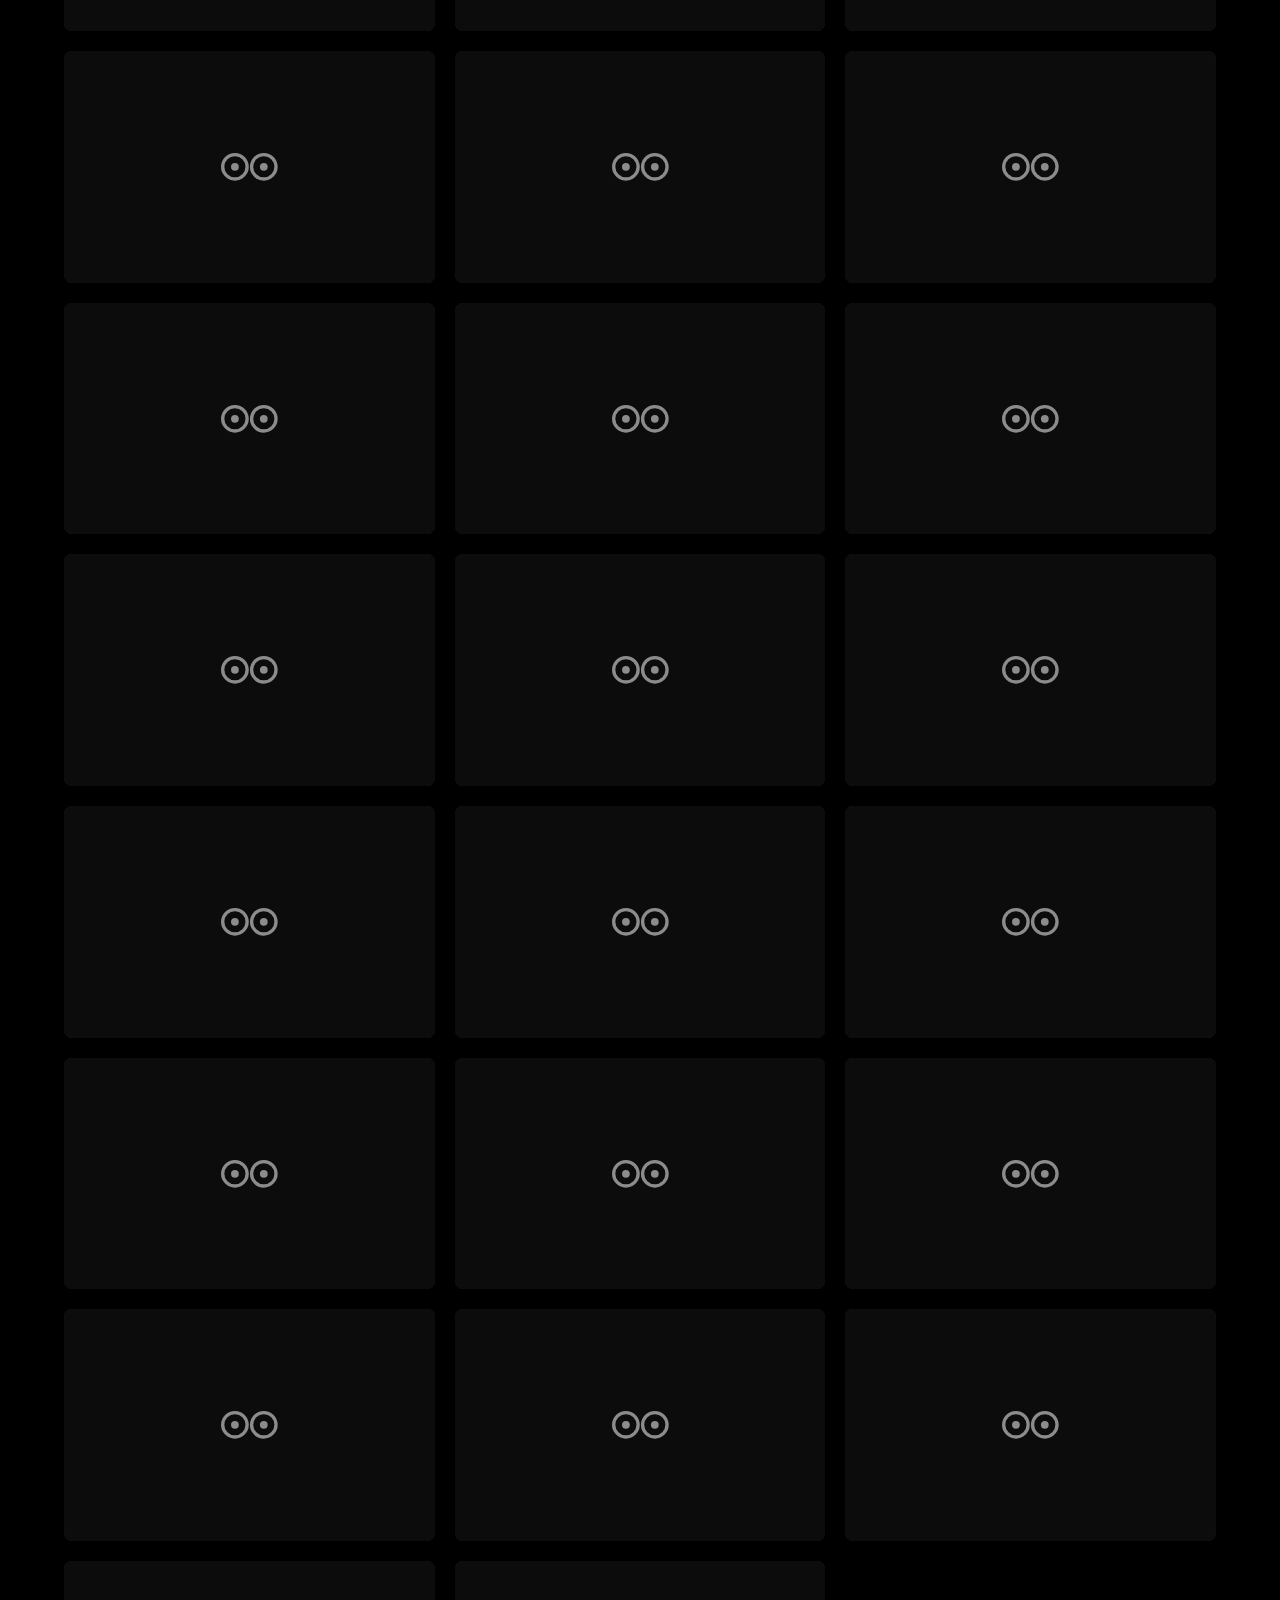
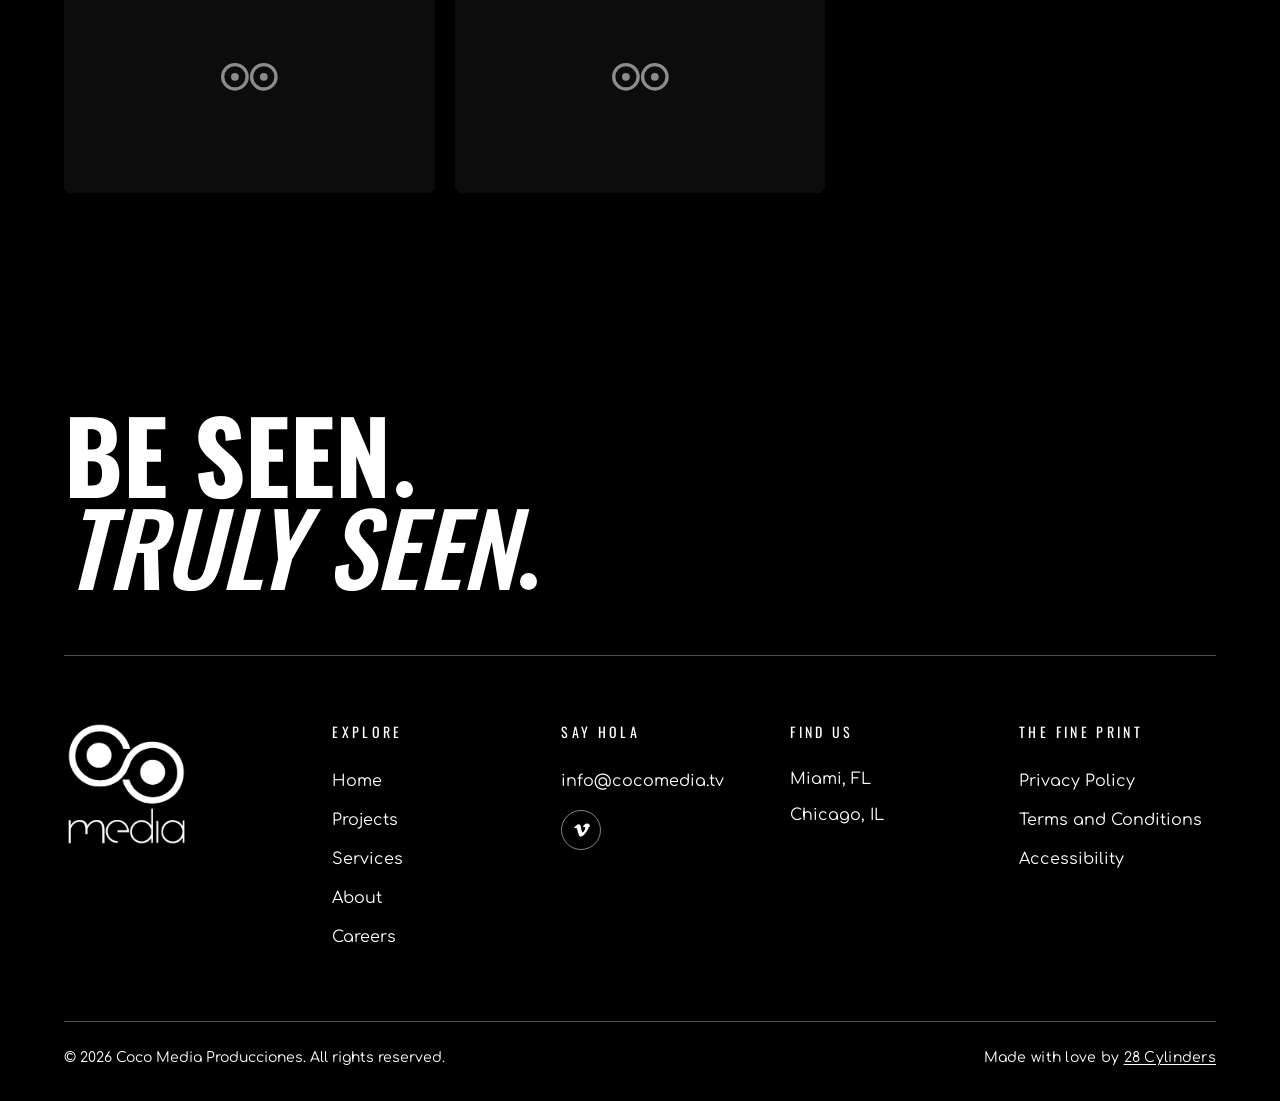
<file: projects.html>
<!DOCTYPE html>
<html lang="en">
<head>
  <meta charset="UTF-8">
  <meta name="color-scheme" content="light only">
  <meta name="viewport" content="width=device-width, initial-scale=1.0">
  <title>Our Work | Trailers, Promos + Behind the Scenes | Coco Media</title>
  <meta name="description" content="A selection of Coco Media's entertainment marketing and post-production work for Telemundo, VIX+, and other premium platforms.">
  <meta property="og:title" content="Our Work | Coco Media">
  <meta property="og:description" content="Entertainment marketing and post-production work for Telemundo, VIX+, and other premium platforms.">
  <meta property="og:type" content="website">
  <meta property="og:url" content="https://cocomedia.tv/projects.html">
  <link rel="icon" href="assets/favicon/favicon.ico">
  <link rel="icon" type="image/png" sizes="192x192" href="assets/favicon/favicon-192.png">
  <link rel="apple-touch-icon" href="assets/favicon/apple-touch-icon.png">
  <link rel="preconnect" href="https://vimeo.com">
  <link rel="preconnect" href="https://i.vimeocdn.com">
  <link rel="preconnect" href="https://player.vimeo.com">
  <link rel="preload" href="assets/fonts/oswald.woff2" as="font" type="font/woff2" crossorigin>
  <link rel="canonical" href="https://cocomedia.tv/projects.html">
  <link rel="alternate" hreflang="en" href="https://cocomedia.tv/projects.html">
  <link rel="alternate" hreflang="es" href="https://cocomedia.tv/es/proyectos.html">
  <link rel="alternate" hreflang="x-default" href="https://cocomedia.tv/projects.html">
  <meta property="og:site_name" content="Coco Media">
  <meta property="og:image" content="https://cocomedia.tv/assets/brand/og-image.png">
  <meta property="og:image:width" content="1200">
  <meta property="og:image:height" content="630">
  <meta property="og:image:alt" content="Coco Media logo">
  <meta name="twitter:card" content="summary_large_image">
  <meta name="theme-color" content="#000000">
  <link rel="stylesheet" href="css/style.css?v=11121929">
  <style>
  /* ==========================================================================
     Projects app — scoped under .projects-app so it can't leak into or
     collide with the shared site stylesheet (both define .card, for example).
     Fonts and brand colors reuse the shared @import + :root tokens from
     css/style.css rather than redeclaring them. Ported Sept 24, 2026 from
     Sofi's standalone Wix-iframe version: the grid/filter/detail behavior is
     unchanged, but the iframe postMessage/resize plumbing is gone (this is a
     normal page now, not an embed), gradients are flattened to solid brand
     colors per the site-wide "no gradients" direction, and the always-gray
     loading label is now solid white to hold the no-gray-text rule. Card
     hover washes rotate teal/violet/pink to echo the ring-frame color
     rotation used elsewhere on the site. */
  .projects-app, .projects-app *, .projects-app *::before, .projects-app *::after { margin: 0; padding: 0; }
  .projects-app {
    background: var(--color-black);
    color: var(--color-white);
    font-family: var(--font-body);
  }

  /* GRID */
  .projects-app .grid-wrap { max-width: 1200px; margin: 0 auto; padding: 72px 24px 100px; }
  .projects-app .grid-header { max-width: none; margin-bottom: clamp(2rem, 5vw, 3.5rem); }
  .projects-app .grid-header h1.legacy-unused { font-family: var(--font-heading); font-size: clamp(36px,6vw,72px); font-weight: 700; text-transform: uppercase; letter-spacing: .04em; line-height: 1; color: var(--color-white); margin-bottom: 20px; }
  .projects-app .grid-header p.legacy-unused { font-size: clamp(14px,1.5vw,17px); color: var(--color-white); line-height: 1.8; margin: 0; }

  /* FILTER BAR */
  .projects-app .filter-bar { display: flex; align-items: center; gap: 16px; margin-bottom: 52px; padding-bottom: 40px; border-bottom: 1px solid rgba(255,255,255,.07); flex-wrap: wrap; }
  /* Hidden Sept 25 per Sofi — not enough projects yet for genre/type
     filtering to be useful. Markup + JS (buildFilters/applyFilters etc.)
     are untouched, so re-enabling later is just deleting this one rule. */
  .projects-app .filter-bar { display: none; }
  .projects-app .filter-select-wrap { position: relative; }
  .projects-app .filter-select {
    appearance: none; -webkit-appearance: none;
    background-color: transparent;
    background-image: url("data:image/svg+xml,%3Csvg xmlns='http://www.w3.org/2000/svg' width='10' height='6' viewBox='0 0 10 6'%3E%3Cpath d='M0 0l5 6 5-6z' fill='rgba(255,255,255,0.4)'/%3E%3C/svg%3E");
    background-repeat: no-repeat;
    background-position: right 14px center;
    border: 1px solid rgba(255,255,255,.15);
    color: var(--color-white);
    font-family: var(--font-body);
    font-size: 12px; font-weight: 700;
    letter-spacing: .08em; text-transform: uppercase;
    padding: 10px 40px 10px 16px;
    border-radius: 4px; cursor: pointer;
    transition: border-color .2s;
    min-width: 160px;
  }
  .projects-app .filter-select:focus { outline: none; border-color: var(--color-violet); }
  .projects-app .filter-select option { background: #1a1a1a; color: var(--color-white); text-transform: none; letter-spacing: 0; font-size: 13px; }
  .projects-app .filter-select.active { border-color: var(--color-violet); color: var(--color-white); }
  .projects-app .filter-clear { background: none; border: none; color: var(--color-white); font-family: var(--font-body); font-size: 11px; font-weight: 700; letter-spacing: .08em; text-transform: uppercase; cursor: pointer; padding: 0; transition: color .2s; display: none; }
  .projects-app .filter-clear:hover { color: var(--color-pink); }

  /* CARDS */
  .projects-app .project-grid { display: grid; grid-template-columns: repeat(3,1fr); gap: 20px; }
  @media(max-width:767px){ .projects-app .project-grid { grid-template-columns: 1fr; } .projects-app .filter-select { min-width: 100%; } .projects-app .filter-bar { gap: 12px; } }
  .projects-app .card { position: relative; cursor: pointer; border-radius: 8px; overflow: hidden; aspect-ratio: 16/10; background: #1a1a1a; transition: box-shadow .3s, transform .3s; }
  .projects-app .card:hover { transform: translateY(-4px); box-shadow: 0 12px 32px rgba(0,0,0,.5); }
  .projects-app .card img { width: 100%; height: 100%; object-fit: cover; display: block; transition: transform .4s; }
  .projects-app .card:hover img { transform: scale(1.04); }
  .projects-app .card-thumb-loading .thumb-mark { width: 18%; height: auto; opacity: 0.9; }
  .projects-app .card-thumb-loading { width: 100%; height: 100%; background: #141414; display: flex; align-items: center; justify-content: center; }
  .projects-app .card-thumb-loading span { color: var(--color-white); font-size: 11px; letter-spacing: .1em; text-transform: uppercase; }
  /* Flat scrim, not a gradient — brightens slightly on hover with a solid
     brand-color wash that rotates teal / violet / pink across the grid. */
  .projects-app .card-overlay { position: absolute; inset: 0; background: rgba(0,0,0,.4); transition: background .35s; }
  .projects-app .card:hover .card-overlay { background: rgba(115,77,255,.85); }
  .projects-app .card:nth-child(3n+2):hover .card-overlay { background: rgba(15,186,186,.85); }
  .projects-app .card:nth-child(3n):hover .card-overlay { background: rgba(221,14,105,.85); }
  .projects-app .card-hover-label { position: absolute; inset: 0; display: flex; flex-direction: column; align-items: center; justify-content: center; padding: 24px; text-align: center; opacity: 0; transform: translateY(8px); transition: opacity .3s, transform .3s; }
  .projects-app .card:hover .card-hover-label { opacity: 1; transform: translateY(0); }
  .projects-app .card-hover-label h2, .projects-app .card-hover-label h3 { font-family: var(--font-heading); font-size: clamp(15px,2vw,22px); font-weight: 600; text-transform: uppercase; letter-spacing: .04em; color: var(--color-white); line-height: 1.2; margin: 0; }
  .projects-app .card-hover-label .card-type-tag { font-family: var(--font-body); font-size: 11px; letter-spacing: .12em; text-transform: uppercase; color: var(--color-white); margin-top: 8px; }
  .projects-app .card-hover-label .rule { width: 32px; height: 2px; background: var(--color-white); border-radius: 2px; margin-top: 14px; }

  /* NO RESULTS */
  .projects-app .no-results { text-align: center; padding: 80px 24px; color: var(--color-white); font-family: var(--font-heading); font-size: 18px; letter-spacing: .1em; text-transform: uppercase; display: none; }

  /* DETAIL — pure white background per Sofi's Sept 24 feedback ("the
     background should be pure white and the hierarchy of words is not
     super clear"). #page-grid stays dark; #page-detail flips to a light
     section with its own black/white text rules below. Brand teal fails
     AA contrast on white (~2.4:1) so it's kept as a decorative accent
     (dot, chip) rather than body text color; violet and pink both clear
     4.5:1 on white and are kept as label accents. */
  .projects-app #page-detail { background: var(--color-white); color: var(--color-black); }
  .projects-app .detail-wrap { max-width: 860px; margin: 0 auto; padding: 60px 24px 100px; }
  .projects-app .btn-back { background: none; border: none; cursor: pointer; display: inline-flex; align-items: center; gap: 8px; color: var(--color-black); font-family: var(--font-body); font-size: 13px; font-weight: 700; letter-spacing: .08em; text-transform: uppercase; margin-bottom: 40px; padding: 0; transition: opacity .2s; }
  .projects-app .btn-back:hover { opacity: .6; }

  .projects-app .detail-info { margin-bottom: 36px; max-width: 680px; }
  .projects-app .detail-meta { display: flex; align-items: center; gap: 12px; margin-bottom: 12px; }
  .projects-app .detail-client { display: inline-flex; align-items: center; gap: 8px; font-size: 12px; font-weight: 700; letter-spacing: .14em; text-transform: uppercase; color: var(--color-black); }
  .projects-app .detail-client::before { content: ""; width: 7px; height: 7px; border-radius: 50%; background: var(--color-teal); flex-shrink: 0; }
  .projects-app .detail-year { font-size: 11px; font-weight: 400; letter-spacing: .1em; text-transform: uppercase; color: var(--color-black); padding-left: 12px; border-left: 1px solid rgba(0,0,0,.15); }
  .projects-app .detail-title { font-family: var(--font-heading); font-size: clamp(20px,3.2vw,38px); font-weight: 600; text-transform: uppercase; letter-spacing: .04em; color: var(--color-black); line-height: 1.15; margin-bottom: 16px; }
  .projects-app .detail-type-tag { display: inline-block; font-size: 11px; letter-spacing: .12em; text-transform: uppercase; background: var(--color-black); color: var(--color-white); border: none; border-radius: 3px; padding: 4px 10px; margin-bottom: 24px; }
  .projects-app .video-desc { font-size: 15px; line-height: 1.85; color: var(--color-black); margin-bottom: 24px; max-width: 640px; }
  .projects-app .video-desc-loading { font-size: 13px; color: var(--color-black); font-style: italic; margin-bottom: 24px; display: none; }
  .projects-app .credits { padding-top: 20px; border-top: 1px solid rgba(0,0,0,.08); margin-bottom: 0; max-width: 640px; }
  .projects-app .credits-label { font-family: var(--font-heading); font-size: 10px; letter-spacing: .18em; text-transform: uppercase; color: var(--color-violet); margin-bottom: 8px; display: block; }
  .projects-app .credits-text { font-size: 13px; color: var(--color-black); line-height: 1.7; display: block; }

  /* AWARDS */
  .projects-app .awards { padding-top: 16px; margin-top: 16px; border-top: 1px solid rgba(0,0,0,.08); max-width: 640px; }
  .projects-app .awards-label { font-family: var(--font-heading); font-size: 10px; letter-spacing: .18em; text-transform: uppercase; color: var(--color-pink); margin-bottom: 8px; display: block; }
  .projects-app .awards-text { font-size: 13px; color: var(--color-black); line-height: 1.7; white-space: pre-line; display: block; }

  /* VIDEO — horizontal */
  .projects-app .video-wrap { position: relative; padding-bottom: 56.25%; height: 0; border-radius: 8px; overflow: hidden; background: #000; }
  .projects-app .video-wrap iframe { position: absolute; top: 0; left: 0; width: 100%; height: 100%; border: none; }

  /* VIDEO — vertical: phone-sized, centered */
  .projects-app .video-wrap.vertical {
    padding-bottom: 0;
    height: 620px;
    max-width: 350px;
    margin: 0 auto;
    border-radius: 16px;
  }

  /* VIDEO — square: 1:1 ratio, centered */
  .projects-app .video-wrap.square {
    padding-bottom: 0;
    height: 0;
    aspect-ratio: 1 / 1;
    max-width: 500px;
    margin: 0 auto;
    border-radius: 16px;
  }

  /* RELATED VIDEOS */
  .projects-app .divider { width: 40px; height: 2px; background: var(--color-violet); border-radius: 2px; margin: 56px 0 40px; }
  .projects-app .related-block { margin-bottom: 56px; }
  .projects-app .related-title { font-family: var(--font-heading); font-size: clamp(14px,1.6vw,18px); font-weight: 500; text-transform: uppercase; letter-spacing: .04em; color: var(--color-black); margin-bottom: 16px; }

  /* PROJECT NAV ARROWS */
  .projects-app .project-nav { display: flex; align-items: center; justify-content: space-between; margin-top: 56px; padding-top: 32px; border-top: 1px solid rgba(0,0,0,.08); gap: 16px; }
  .projects-app .project-nav-top { margin-top: 0; margin-bottom: 40px; padding-top: 0; padding-bottom: 32px; border-top: none; border-bottom: 1px solid rgba(0,0,0,.08); }
  .projects-app .project-nav-btn { display: flex; align-items: center; gap: 10px; background: none; border: none; cursor: pointer; color: var(--color-black); font-family: var(--font-body); padding: 8px 0; transition: opacity .2s, transform .2s; max-width: 46%; min-width: 0; }
  .projects-app .project-nav-btn:hover { opacity: .7; }
  .projects-app .project-nav-btn.next { margin-left: auto; text-align: right; flex-direction: row-reverse; }
  .projects-app .project-nav-arrow { width: 34px; height: 34px; border-radius: 50%; border: 1px solid rgba(0,0,0,.25); color: var(--color-black); display: flex; align-items: center; justify-content: center; font-size: 15px; flex-shrink: 0; transition: background .2s, border-color .2s, color .2s; }
  .projects-app .project-nav-btn:hover .project-nav-arrow { background: var(--color-violet); border-color: var(--color-violet); color: var(--color-white); }
  .projects-app .project-nav-text { display: flex; flex-direction: column; align-items: flex-start; min-width: 0; overflow: hidden; }
  .projects-app .project-nav-btn.next .project-nav-text { align-items: flex-end; }
  .projects-app .project-nav-label { font-size: 10px; letter-spacing: .14em; text-transform: uppercase; color: var(--color-teal); margin-bottom: 4px; }
  .projects-app .project-nav-title { font-family: var(--font-heading); font-size: 13px; letter-spacing: .03em; text-transform: uppercase; line-height: 1.3; max-width: 100%; overflow: hidden; text-overflow: ellipsis; white-space: nowrap; }

  @media(max-width:600px){
    .projects-app .project-nav-title { max-width: 100%; font-size: 11px; white-space: normal; display: -webkit-box; -webkit-line-clamp: 2; -webkit-box-orient: vertical; text-overflow: ellipsis; overflow: hidden; }
    .projects-app .project-nav-label { font-size: 9px; }
    .projects-app .project-nav-arrow { width: 28px; height: 28px; font-size: 13px; }
    .projects-app .project-nav-btn { max-width: 47%; gap: 6px; }
    .projects-app .project-nav { gap: 8px; }
  }
  @media(max-width:380px){
    .projects-app .project-nav-label { display: none; }
    .projects-app .project-nav-title { -webkit-line-clamp: 2; }
  }
    .projects-app .type-chip { font-family: var(--font-heading); text-transform: uppercase; letter-spacing: 0.1em; font-size: 0.85rem; margin: 0 0 1.5rem; }
  .projects-app .type-chip strong { color: var(--color-teal); margin: 0 0.6rem 0 0.3rem; }
  .projects-app .type-chip a { text-decoration: underline; text-underline-offset: 0.3em; }

  /* Nov 5: "What We Delivered" + "Recognition" labels much larger (were 10px), body text bigger, all in rem so they scale on TVs */
  .projects-app .credits, .projects-app .awards { max-width: 760px; padding-top: 1.5rem; margin-top: 1.5rem; }
  .projects-app .credits-label, .projects-app .awards-label { font-family: var(--font-heading); font-size: clamp(1.5rem, 2.6vw, 2.25rem); font-weight: 500; letter-spacing: 0.02em; line-height: 1.05; margin-bottom: 0.6rem; }
  .projects-app .credits-text, .projects-app .awards-text { font-size: clamp(1rem, 1.2vw, 1.15rem); line-height: 1.6; }

  /* Nov 5: type pass on project pages */
  .projects-app .detail-title { font-size: clamp(1.9rem, 4.2vw, 3.5rem); line-height: 1.02; }
  .projects-app .detail-client { font-size: 0.95rem; }
  .projects-app .detail-year { font-size: 0.95rem; }
  .projects-app .detail-type-tag { font-size: 0.85rem; padding: 0.4rem 0.8rem; }
  .projects-app .video-desc { font-size: clamp(1.05rem, 1.35vw, 1.2rem); max-width: 760px; }
  .projects-app .related-title { font-size: clamp(1.1rem, 1.8vw, 1.5rem); }
  .projects-app .btn-back { font-size: 1rem; }

  /* Nov 5: phone layout toggle: List (one big card per row) or Grid (two per row) */
  .projects-app .view-toggle { display: none; }
  @media (max-width: 767px) {
    .projects-app .view-toggle { display: inline-flex; gap: 0.4rem; margin: 0 0 1.25rem; padding: 0.3rem; border: 1px solid rgba(255,255,255,0.35); border-radius: 999px; }
    .projects-app .view-toggle button { display: inline-flex; align-items: center; gap: 0.45rem; font-family: var(--font-heading); text-transform: uppercase; letter-spacing: 0.06em; font-size: 0.9rem; color: var(--color-white); background: transparent; border: 0; border-radius: 999px; padding: 0.55rem 1rem; cursor: pointer; }
    .projects-app .view-toggle svg { width: 18px; height: 18px; fill: currentColor; }
    .projects-app .view-toggle button[aria-pressed="true"] { background: var(--color-white); color: var(--color-black); }
    .projects-app .project-grid.is-grid { grid-template-columns: 1fr 1fr; gap: 10px; }
    .projects-app .project-grid.is-grid .card { aspect-ratio: 1 / 1; border-radius: 10px; }
    .projects-app .project-grid.is-grid .card-hover-label { padding: 10px; }
    .projects-app .project-grid.is-grid .card-hover-label h2 { font-size: 0.85rem; }
    .projects-app .project-grid.is-grid .card-type-tag, .projects-app .project-grid.is-grid .rule { display: none; }
  }
  /* Touch screens have no hover: always show the title on the card */
  @media (hover: none) {
    .projects-app .card-hover-label { opacity: 1; transform: none; }
    .projects-app .card-overlay { background: rgba(0,0,0,0.5); }
    .projects-app .card-hover-label h2 { font-size: 1.15rem; }
  }

  /* ===== Nov 5: type scale + ADA pass (tokens defined in css/style.css) ===== */
  .projects-app .project-nav-label { font-size: var(--t-label); letter-spacing: .14em; color: var(--color-violet); }
  .projects-app .project-nav-title { font-size: var(--t-small); }
  .projects-app .card-hover-label h2, .projects-app .card-hover-label h3 { font-size: var(--t-h4); line-height: 1.1; }
  .projects-app .card-hover-label .card-type-tag { font-size: var(--t-label); }
  .projects-app .detail-title { font-size: var(--t-h3); line-height: 1.02; }
  .projects-app .detail-client, .projects-app .detail-year { font-size: var(--t-label); }
  .projects-app .detail-type-tag { font-size: var(--t-label); }
  .projects-app .video-desc { font-size: var(--t-body); line-height: 1.65; }
  .projects-app .credits-label, .projects-app .awards-label { font-size: var(--t-h4); }
  .projects-app .credits-text, .projects-app .awards-text { font-size: var(--t-body); }
  .projects-app .related-title { font-size: var(--t-h4); line-height: 1.1; }
  .projects-app .btn-back { font-size: var(--t-small); }
  .projects-app .view-toggle button { font-size: var(--t-small); }
  @media (max-width: 767px) {
    .projects-app .project-nav-label { font-size: var(--t-label); }
    .projects-app .project-nav-title { font-size: var(--t-label); }
    .projects-app .project-grid.is-grid .card-hover-label h2 { font-size: var(--t-small); }
  }
</style>
  <script>document.documentElement.classList.add('js');</script>
</head>
<body>
  <!-- Loading screen (Oct 15): Coco rings draw + spin, then the page fades in. Hidden without JS. -->
  <div class="preloader" aria-hidden="true">
    <svg class="preloader-mark" viewBox="0 0 280 80">
      <circle class="pl-ring pl-ring--white" cx="50" cy="40" r="28"/>
      <circle class="pl-ring pl-ring--violet" cx="110" cy="40" r="28"/>
      <circle class="pl-ring pl-ring--teal" cx="170" cy="40" r="28"/>
      <circle class="pl-ring pl-ring--pink" cx="230" cy="40" r="28"/>
      <circle class="pl-dot pl-dot--white" cx="50" cy="40" r="9"/>
      <circle class="pl-dot pl-dot--violet" cx="110" cy="40" r="9"/>
      <circle class="pl-dot pl-dot--teal" cx="170" cy="40" r="9"/>
      <circle class="pl-dot pl-dot--pink" cx="230" cy="40" r="9"/>
    </svg>
  </div>
  <a class="skip-link" href="#main">Skip to content</a>

  <header class="site-header">
    <div class="container header-inner">
      <a href="index.html" class="logo"><img src="assets/brand/coco-media-logo-black-dots.png" alt="Coco Media" width="86" height="34" class="logo-img"><img src="assets/brand/coco-media-logo-white-dots.png" alt="Coco Media" width="86" height="34" class="logo-img logo-img--m"></a>
      <nav class="main-nav" aria-label="Primary">
        <ul>
          <li><a href="index.html">Home</a></li>
          <li><a href="projects.html" aria-current="page">Projects</a></li>
          <li><a href="services.html">Services</a></li>
          <li><a href="about.html">About</a></li>
        </ul>
      </nav>
      <!-- Social links: LinkedIn + Instagram hidden until real profile URLs exist (Oct 8) -->
      <div class="social-icons">
        <a href="https://vimeo.com/mcpani" aria-label="Coco Media on Vimeo" target="_blank" rel="noopener"><svg viewBox="0 0 24 24" aria-hidden="true"><path d="M22.396 7.164c-.093 2.026-1.507 4.799-4.245 8.32-2.828 3.672-5.221 5.508-7.181 5.508-1.214 0-2.24-1.12-3.078-3.36-.562-2.055-1.125-4.111-1.687-6.166-.626-2.242-1.298-3.363-2.016-3.363-.156 0-.703.328-1.64.98l-.983-1.266c1.031-.906 2.047-1.812 3.047-2.719C6.023 4.019 7.213 3.394 7.947 3.325c1.749-.169 2.826.937 3.234 3.315.44 2.573.744 4.172.916 4.797.51 2.312 1.07 3.468 1.687 3.468.478 0 1.198-.755 2.159-2.264.96-1.51 1.474-2.658 1.543-3.444.14-1.303-.376-1.955-1.543-1.955-.55 0-1.116.126-1.699.377 1.128-3.696 3.283-5.492 6.465-5.388 2.362.076 3.475 1.6 3.339 4.576z"/></svg></a>
        <!-- TBD: real LinkedIn URL -->
        <!-- TBD: real Instagram URL -->
      </div>
      <!-- EN/ES toggle: unhide once /es/ pages exist; href points to this page's Spanish counterpart -->
      <a class="lang-switch" href="es/proyectos.html" hreflang="es" lang="es"><span class="sr-only">Ver en español: </span>ES</a>
      <a href="index.html#cta" class="btn btn-cta">Let's Talk</a>
      <button class="nav-toggle" aria-label="Toggle menu" aria-expanded="false">
        <span></span><span></span><span></span>
      </button>
    </div>
  </header>

  <main id="main">
    <div class="projects-app">

<script>
// ════════════════════════════════════════════════════════
// PROJECTS DATA — updated June 2026
// Naming convention: [Show Title] | [Descriptor]
// type: Trailer | Episodic Promo | BTS Content | Character Profile |
//       TV Spot | Sizzle Reel | Campaign | Brand Content
//       Pipe-separate multiples: "BTS Content | Character Profile"
// ════════════════════════════════════════════════════════
const PROJECTS_SRC = [

  // ── VIX+ ────────────────────────────────────────────

  {
    id: 1,
    title: "Mujeres Asesinas Season 3 | Behind the Scenes + Character Profiles",
    client: "VIX+", year: "2025",
    type: "BTS Content | Character Profile", genre: "Drama, Thriller", format: "Series",
    vimeoId: "1144681763", vertical: false,
    mainVideo: {
      vimeoId: "1144681763",
      title: "Mujeres Asesinas Season 3 | Behind the Scenes",
      description: "Season 3 launching campaign. 2-minute behind the scenes, 8 character profiles, and 8 × :20 social media pieces. Written + post-produced by Coco Media. Mujeres Asesinas Season 3 pushed the franchise beyond empathy and into understanding. Rather than focusing on the crimes, the campaign immersed audiences in the emotional realities, fears, and impossible choices that shaped each woman's story. Through character profiles, episodic promos, social content, and behind-the-scenes assets, the strategy brought viewers closer to the protagonists than ever before. The result was a campaign that didn't ask audiences to excuse their actions, it asked them to confront the circumstances that made them possible."
    },
    related: [
      { vimeoId: "1144683183", title: "Mujeres Asesinas Season 3 | Character Profile | Cassandra Sánchez Navarro", description: "", vertical: false },
      { vimeoId: "1169938343", title: "Mujeres Asesinas Season 3 | Character Profile | Angelique Boyer", description: "", vertical: false }
    ],
    extraText: "Creative Direction | Concept Development | Editing | Music Design | Versioning"
  },

  {
    id: 2,
    title: "Mujeres Asesinas Season 3 | Episodic Promos",
    client: "VIX+", year: "2025",
    type: "Episodic Promo", genre: "Drama, Thriller", format: "Series",
    vimeoId: "1202190536", vertical: false,
    mainVideo: {
      vimeoId: "1202190536",
      title: "Mujeres Asesinas Season 3 | Social Promo | Raquel",
      description: "Episodic social promos for Season 3. Concept + post-produced by Coco Media."
    },
    related: [
      { vimeoId: "1201940699", title: "Mujeres Asesinas Season 3 | Social Promo | Adriana", description: "", vertical: false },
      { vimeoId: "1144681511", title: "Mujeres Asesinas Season 3 | TV Spot | Fátima", description: "", vertical: false }
    ],
    extraText: "Concept Development | Editing | Music Design | Versioning"
  },

  {
    id: 3,
    title: "Mujeres Asesinas Season 2 | Behind the Scenes + Character Profiles",
    client: "VIX+", year: "2024",
    type: "BTS Content | Character Profile", genre: "Drama, Thriller", format: "Series",
    vimeoId: "1168665676", vertical: false,
    mainVideo: {
      vimeoId: "1168665676",
      title: "Mujeres Asesinas Season 2 | Behind the Scenes",
      description: "Season 2 launching campaign. 4-minute behind the scenes, 8 character profiles, and 8 × :20 social media pieces. Written + post-produced by Coco Media. Mujeres Asesinas 2 on VIX+ revived a proven franchise with a campaign built on one disarming strategic truth: every episode was inspired by actual events, and that fact reframed everything the audience thought they knew. Through 8 character profiles, long-form behind-the-scenes content, and a targeted social campaign, the strategy used the cast's performances as the emotional entry point, humanizing each protagonist before the audience could reduce her to her worst moment. The creative framework pushed viewers to ask 'why' before asking 'how,' turning true-crime tension into something far more unsettling: recognition."
    },
    related: [
      { vimeoId: "1144675276", title: "Mujeres Asesinas Season 2 | Character Profile | Carolina Miranda", description: "", vertical: false },
      { vimeoId: "1144675203", title: "Mujeres Asesinas Season 2 | Character Profile | África Zabala", description: "", vertical: false },
      { vimeoId: "1144675408", title: "Mujeres Asesinas Season 2 | Character Profile | Elyfer Torres", description: "", vertical: false }
    ],
    extraText: "Concept Development | Editing | Music Design | Versioning"
  },

  {
    id: 4,
    title: "Mujeres Asesinas Season 2 | Episodic TV Spots",
    client: "VIX+", year: "2024",
    type: "Episodic Promo", genre: "Drama, Thriller", format: "Series",
    vimeoId: "1168302169", vertical: false,
    mainVideo: {
      vimeoId: "1168302169",
      title: "Mujeres Asesinas Season 2 | TV Spot | Lorenza",
      description: "Episodic TV spots for Season 2. Concept + post-produced by Coco Media."
    },
    related: [
      { vimeoId: "1144676128", title: "Mujeres Asesinas Season 2 | TV Spot | Aurora", description: "", vertical: false },
      { vimeoId: "1168301821", title: "Mujeres Asesinas Season 2 | TV Spot | Esmeralda", description: "", vertical: false }
    ],
    extraText: "Concept Development | Editing | Music Design | Finishing | Versioning"
  },

  {
    id: 5,
    title: "El Mochaorejas | Behind the Scenes + Character Profiles",
    client: "VIX+", year: "2026",
    type: "BTS Content | Character Profile", genre: "Thriller, True Crime", format: "Series",
    vimeoId: "1169360851", vertical: false,
    mainVideo: {
      vimeoId: "1169360851",
      title: "El Mochaorejas | Behind the Scenes",
      description: ""
    },
    related: [
      { vimeoId: "1169956569", title: "El Mochaorejas | Character Profile | Damián Alcázar", description: "", vertical: false },
      { vimeoId: "1169340552", title: "El Mochaorejas | Character Profile | Paulina Gaitán", description: "", vertical: false }
    ],
    extraText: "Concept | Editing | Music Design | Versioning"
  },

  {
    id: 6,
    title: "La Hora Marcada | Behind the Scenes",
    client: "VIX+", year: "2024",
    type: "BTS Content", genre: "Horror, Thriller", format: "Series",
    vimeoId: "1079438710", vertical: false,
    mainVideo: {
      vimeoId: "1079438710",
      title: "La Hora Marcada | Behind the Scenes",
      description: "4-minute general behind the scenes + episodic behind the scenes. Written + post-produced by Coco Media."
    },
    related: [
      { vimeoId: "1144665640", title: "La Hora Marcada | Behind the Scenes | The Visit", description: "", vertical: false },
      { vimeoId: "1144686457", title: "La Hora Marcada | Behind the Scenes | The Tremor", description: "", vertical: false }
    ],
    extraText: "Concept | Editing | Music Design | Versioning"
  },

  {
    id: 7,
    title: "Es Por Su Bien | Behind the Scenes + Character Profiles",
    client: "VIX+", year: "2024",
    type: "BTS Content | Character Profile", genre: "Comedy", format: "Series",
    vimeoId: "1138162833", vertical: false,
    mainVideo: {
      vimeoId: "1138162833",
      title: "Es Por Su Bien | Behind the Scenes",
      description: ""
    },
    related: [
      { vimeoId: "1138158658", title: "Es Por Su Bien | Character Profile | Kate del Castillo", description: "", vertical: false },
      { vimeoId: "1138155658", title: "Es Por Su Bien | Character Profile | Consuelo Duval", description: "", vertical: false },
      { vimeoId: "1138159073", title: "Es Por Su Bien | Character Profile | Mónica Huarte", description: "", vertical: false }
    ],
    extraText: "Concept | Editing | Music Design | Versioning"
  },

  {
    id: 8,
    title: "Un Buen Divorcio | Behind the Scenes + Character Profiles",
    client: "VIX+", year: "2024",
    type: "BTS Content | Character Profile", genre: "Comedy", format: "Series",
    vimeoId: "1138128031", vertical: false,
    mainVideo: {
      vimeoId: "1138128031",
      title: "Un Buen Divorcio | Behind the Scenes",
      description: ""
    },
    related: [
      { vimeoId: "1144568287", title: "Un Buen Divorcio | Character Profile | Esmeralda Pimentel", description: "", vertical: false },
      { vimeoId: "1144571535", title: "Un Buen Divorcio | Character Profile | Claudia Álvarez", description: "", vertical: false },
      { vimeoId: "1144565060", title: "Un Buen Divorcio | Character Profile | Gustavo Egelhaaf", description: "", vertical: false }
    ],
    extraText: "Editing | Music Design | Versioning"
  },

  {
    id: 9,
    title: "El Hilo Rojo | Character Profiles",
    client: "VIX+", year: "2024",
    type: "Character Profile", genre: "Dramedy", format: "Movie",
    vimeoId: "1168224384", vertical: false,
    mainVideo: {
      vimeoId: "1168224384",
      title: "El Hilo Rojo | Character Profile | Carolina Miranda",
      description: ""
    },
    related: [
      { vimeoId: "1168230371", title: "El Hilo Rojo | Character Profile | Michel Brown", description: "", vertical: false }
    ],
    extraText: "Editing | Music Design | Versioning"
  },

  {
    id: 10,
    title: "Cómplices | Behind the Scenes + Character Profiles",
    client: "VIX+", year: "2025",
    type: "BTS Content | Character Profile", genre: "Comedy", format: "Series",
    vimeoId: "1144622115", vertical: false,
    mainVideo: {
      vimeoId: "1144622115",
      title: "Cómplices | Behind the Scenes",
      description: ""
    },
    related: [
      { vimeoId: "1144630118", title: "Cómplices | Character Profile | Lucía Méndez", description: "", vertical: false },
      { vimeoId: "1144635949", title: "Cómplices | Character Profile | Marjorie de Sousa", description: "", vertical: false }
    ],
    extraText: "Editing | Music Design | Versioning"
  },

  {
    id: 11,
    title: "Más Allá de Ti | Behind the Scenes + Character Profiles",
    client: "VIX+", year: "2023",
    type: "BTS Content | Character Profile", genre: "Thriller", format: "Series",
    vimeoId: "1168232368", vertical: false,
    mainVideo: {
      vimeoId: "1168232368",
      title: "Más Allá de Ti | Behind the Scenes",
      description: ""
    },
    related: [
      { vimeoId: "1168241370", title: "Más Allá de Ti | Character Profile | Sebastián Rulli", description: "", vertical: false },
      { vimeoId: "1168235432", title: "Más Allá de Ti | Character Profile | Ariadne Díaz", description: "", vertical: false }
    ],
    extraText: "Editing | Music Design | Versioning"
  },

  {
    id: 12,
    title: "Montecristo | Behind the Scenes",
    client: "VIX+", year: "2023",
    type: "BTS Content", genre: "Drama, Thriller", format: "Series",
    vimeoId: "1144652042", vertical: false,
    mainVideo: {
      vimeoId: "1144652042",
      title: "Montecristo | Behind the Scenes",
      description: ""
    },
    related: [],
    extraText: "Concept | Editing | Music Design | Versioning"
  },

  {
    id: 13,
    title: "El Profesor Infiltrado | Trailers",
    client: "VIX+", year: "",
    type: "Trailer", genre: "Comedy, Sitcom", format: "Series",
    vimeoId: "1144578701", vertical: false,
    mainVideo: {
      vimeoId: "1144578701",
      title: "El Profesor Infiltrado | Trailer Season 1",
      description: ""
    },
    related: [
      { vimeoId: "1168980335", title: "El Profesor Infiltrado | Trailer Season 2", description: "", vertical: false }
    ],
    extraText: "Concept | Editing | Music Design | Versioning"
  },

  {
    id: 14,
    title: "Consuelo Season 2 | Trailer",
    client: "VIX+", year: "2025",
    type: "Trailer", genre: "Comedy", format: "Series",
    vimeoId: "1144586860", vertical: false,
    mainVideo: {
      vimeoId: "1144586860",
      title: "Consuelo Season 2 | Trailer",
      description: ""
    },
    related: [],
    extraText: "Concept | Editing | Versioning | Music Design"
  },

  {
    id: 15,
    title: "De Viaje con los Derbez | Japan | Behind the Scenes",
    client: "VIX+", year: "2025",
    type: "BTS Content", genre: "Comedy", format: "Docu-Reality",
    vimeoId: "1144690078", vertical: false,
    mainVideo: {
      vimeoId: "1144690078",
      title: "De Viaje con los Derbez | Japan | Eugenio",
      description: ""
    },
    related: [
      { vimeoId: "1144689792", title: "De Viaje con los Derbez | Japan | Aislinn", description: "", vertical: false },
      { vimeoId: "1144690403", title: "De Viaje con los Derbez | Japan | José Eduardo", description: "", vertical: false }
    ],
    extraText: "Concept | Editing | Music Design | Versioning"
  },

  // ── TELEMUNDO ────────────────────────────────────────

  {
    id: 16,
    title: "Sed de Venganza | Trailer",
    client: "Telemundo", year: "2025",
    type: "Trailer", genre: "Drama", format: "Novela",
    vimeoId: "1144607961", vertical: false,
    mainVideo: {
      vimeoId: "1144607961",
      title: "Sed de Venganza | Trailer",
      description: ""
    },
    related: [],
    extraText: "Script | Editing | Audio Mix"
  },

  {
    id: 17,
    title: "El Secreto de la Familia Greco | Trailer",
    client: "Telemundo", year: "2024",
    type: "Trailer", genre: "Drama, Crime", format: "Series",
    vimeoId: "1144563600", vertical: false,
    mainVideo: {
      vimeoId: "1144563600",
      title: "El Secreto de la Familia Greco | Trailer",
      description: ""
    },
    related: [],
    extraText: "Concept | Editing | Graphics | Audio Mix | Music Design"
  },

  {
    id: 18,
    title: "Jugar con Fuego | Launch Campaign",
    client: "Telemundo", year: "",
    type: "Trailer", genre: "Drama", format: "Novela",
    vimeoId: "1200216422", vertical: false,
    mainVideo: {
      vimeoId: "1200216422",
      title: "Jugar con Fuego | Trailer",
      description: ""
    },
    related: [
      { vimeoId: "1200247709", title: "Jugar con Fuego | Trailer | Cast", description: "", vertical: false }
    ],
    extraText: "Editing | Music Design | Versioning"
  },

  {
    id: 19,
    title: "No Te Puedes Esconder | Launch Campaign",
    client: "Telemundo", year: "",
    type: "Trailer", genre: "Drama", format: "Novela",
    vimeoId: "1200243974", vertical: false,
    mainVideo: {
      vimeoId: "1200243974",
      title: "No Te Puedes Esconder | Trailer",
      description: ""
    },
    related: [
      { vimeoId: "1200244188", title: "No Te Puedes Esconder | Teaser | Blanca Soto", description: "", vertical: false }
    ],
    extraText: "Editing | Audio Mix | Versioning"
  },

  {
    id: 20,
    title: "Exatlón Estados Unidos | Launch Campaign",
    client: "Telemundo", year: "",
    type: "Campaign", genre: "General Entertainment", format: "Campaign",
    vimeoId: "1200208032", vertical: false,
    mainVideo: {
      vimeoId: "1200208032",
      title: "Exatlón Estados Unidos | Launch Campaign",
      description: ""
    },
    related: [],
    extraText: "Editing | Audio Mix | Versioning"
  },

  {
    id: 21,
    title: "El César | Launch Campaign",
    client: "Telemundo", year: "",
    type: "Campaign", genre: "Drama", format: "Series",
    vimeoId: "268180510", vertical: false,
    mainVideo: {
      vimeoId: "268180510",
      title: "El César | Launch Campaign",
      description: ""
    },
    related: [
      { vimeoId: "1200211794", title: "El César | Digital Spot | True Story", description: "", ratio: "square" },
      { vimeoId: "1200211955", title: "El César | Digital Spot | 80 Millions", description: "", ratio: "square" }
    ],
    extraText: "Concept | Scriptwriting | Editing"
  },

  {
    id: 22,
    title: "La Reina del Sur Season 2 | Upfront Teaser",
    client: "Telemundo", year: "",
    type: "Trailer", genre: "Drama", format: "Series",
    vimeoId: "1200859047", vertical: false,
    mainVideo: {
      vimeoId: "1200859047",
      title: "La Reina del Sur Season 2 | Upfront Teaser",
      description: "There is only one queen, and she is on Telemundo. That was the strategic tension Telemundo needed to own at its Upfront: with the American Queen of the South fresh in the market, the stakes weren't just announcing a sequel, they were reclaiming the throne. With zero footage and a series still in pre-production, the teaser did the only thing that mattered: it put Kate del Castillo front and center and made one thing undeniable: there is only one Teresa Mendoza, and she's coming back."
    },
    related: [],
    extraText: "Scriptwriting | Filming Supervision | Editing"
  },

  {
    id: 23,
    title: "Celia, la Serie | Launch Campaign",
    client: "Telemundo", year: "2015",
    type: "Campaign", genre: "Drama, Biopic", format: "Novela",
    vimeoId: "220210488", vertical: false,
    mainVideo: {
      vimeoId: "220210488",
      title: "Celia, la Serie | Trailer",
      description: "Behind the most iconic voice in Latin music was a woman the world needed to know. Launching Celia on Telemundo meant doing justice to a legend, and a strategy built for two: the generation that grew up on her and the one still discovering her. The campaign anchored on a single, powerful truth: The Woman Behind the Voice. From a hero trailer to intimate special features, every piece peeled back the icon to reveal the fighter, a young woman from Havana who broke through racism, exile, and doubt to conquer the world."
    },
    related: [
      { vimeoId: "220221355", title: "Celia, la Serie | TV Spot | Love Story", description: "", vertical: false },
      { vimeoId: "220221246", title: "Celia, la Serie | TV Spot | Her Story", description: "", vertical: false }
    ],
    extraText: "Campaign Strategy | Scriptwriting | Creative Direction | Editing"
  },

  {
    id: 24,
    title: "Jenni Rivera | Mariposa de Barrio | Launch Campaign",
    client: "Telemundo", year: "",
    type: "Campaign", genre: "Drama, Biopic", format: "Novela",
    vimeoId: "273512822", vertical: false,
    mainVideo: {
      vimeoId: "273512822",
      title: "Jenni Rivera | Mariposa de Barrio | Teaser Kickoff",
      description: "Launching Mariposa de Barrio required more than promotion, it required earning the trust of fans who already owned Jenni Rivera's story. The campaign centered on authenticity, leveraging family participation, behind-the-scenes access, and a high-profile cast reveal to position Angelica Celaya's portrayal as a tribute, not a replacement. By turning a beloved legacy into a shared cultural event, the strategy transformed nostalgia into anticipation and helped drive audiences to experience Jenni's story on Telemundo."
    },
    related: [
      { vimeoId: "273511875", title: "Jenni Rivera | Mariposa de Barrio | Teaser Kickoff 2", description: "", vertical: false }
    ],
    extraText: "Campaign Concept Development | Scriptwriting | Creative Direction | Filming Supervision | Editing"
  },

  {
    id: 25,
    title: "Dueños del Paraíso | Launch Campaign",
    client: "Telemundo", year: "",
    type: "Campaign", genre: "Drama", format: "Novela",
    vimeoId: "220227918", vertical: false,
    mainVideo: {
      vimeoId: "220227918",
      title: "Dueños del Paraíso | Trailer",
      description: "Kate del Castillo was back, and the world needed to feel it before they could see it. Dueños del Paraíso wasn't just a series launch, it was a cultural re-entry. The campaign's first phase had one job: remind audiences why they fell for Kate in the first place, then redirect that loyalty toward a new obsession: a ripped-from-reality story of power, danger, and glamour set against the cocaine-fueled Miami of the 1980s. Pure anticipation, engineered into heat."
    },
    related: [
      { vimeoId: "220228488", title: "Dueños del Paraíso | Teaser Kickoff 1", description: "", vertical: false },
      { vimeoId: "220228535", title: "Dueños del Paraíso | Teaser | Miami 1980", description: "", vertical: false }
    ],
    extraText: "Campaign Concept Development | Scriptwriting | Creative Direction | Filming Supervision | Editing"
  },

  {
    id: 26,
    title: "Premios Tu Mundo 2018 | Opening Video",
    client: "Telemundo", year: "2018",
    type: "TV Spot", genre: "General Entertainment", format: "Special",
    vimeoId: "273513318", vertical: false,
    mainVideo: {
      vimeoId: "273513318",
      title: "Premios Tu Mundo 2018 | Opening Video",
      description: "30-second TV promo for Premios Tu Mundo 2018. Produced, post-produced, and written by Coco Media."
    },
    related: [],
    extraText: "General Production | Concept | Editing"
  },

  {
    id: 27,
    title: "Premios Tu Mundo 2018 | TV Spots",
    client: "Telemundo", year: "2018",
    type: "TV Spot", genre: "General Entertainment", format: "Special",
    vimeoId: "220225253", vertical: false,
    mainVideo: {
      vimeoId: "220225253",
      title: "Premios Tu Mundo | TV Spot | Dra. Polo + El Señor de los Cielos",
      description: ""
    },
    related: [
      { vimeoId: "220225376", title: "Premios Tu Mundo | TV Spot | El Señor de los Cielos + Señora Acero", description: "", vertical: false }
    ],
    extraText: "General Production | Concept | Editing"
  },

  {
    id: 28,
    title: "L.A. Screening 2022 | Sizzle Tape",
    client: "Telemundo | NBC", year: "2022",
    type: "Sizzle Reel", genre: "General Entertainment", format: "Sales",
    vimeoId: "1079401392", vertical: false,
    mainVideo: {
      vimeoId: "1079401392",
      title: "L.A. Screening 2022 | Sizzle Tape",
      description: "What makes a story stay with us long after it ends? For Telemundo, the answer has always been the same: the heart. For the 2022 international sales presentation, Coco Media developed the full creative package: concept, script, editorial direction, graphic design, and animation, building a cinematic brand film around a single organizing idea: Let the Hearts Beat. Spanning romance, suspense, family drama, and action, every sequence was designed to evoke a distinct emotional response, using sound design, pacing, and powerful character moments to prove that Telemundo doesn't just produce content, it produces feeling."
    },
    related: [],
    extraText: "Concept Development | Editing | Voiceover Production | Music Design | Audio Mix | Motion Graphics"
  },

  {
    id: 29,
    title: "L.A. Screening 2023 | Sizzle Tape",
    client: "Telemundo | NBC", year: "2023",
    type: "Sizzle Reel", genre: "General Entertainment", format: "Sales",
    vimeoId: "1079433522", vertical: false,
    mainVideo: {
      vimeoId: "1079433522",
      title: "L.A. Screening 2023 | Sizzle Tape",
      description: "For Telemundo's 2023 international sales presentations across Europe, Africa, and beyond, Coco Media created a brand film designed to connect through emotion before anything else. Rooted in the concept Rock You to Your Core, the piece was structured as a bold brand manifesto, using drama, suspense, romance, and adventure to showcase the moments that stay with us long after they happen. From creative concept and script to voice-over direction, editing, graphic design, and animation, Coco shaped every element of the final piece, transforming a global content slate into a single, powerful message: Telemundo stories don't just entertain. They leave a mark."
    },
    related: [],
    extraText: "Concept Development | Editing | Voiceover Production | Music Design | Audio Mix | Motion Graphics"
  },

  // ── SONY CHANNEL ────────────────────────────────────

  {
    id: 30,
    title: "Grey's Anatomy Season 13 | Campaign",
    client: "Sony Channel", year: "",
    type: "Campaign", genre: "Dramedy", format: "Series",
    vimeoId: "1200858665", vertical: false,
    mainVideo: {
      vimeoId: "1200858665",
      title: "Grey's Anatomy Season 13 | Campaign | Friendship",
      description: "What if a favorite series became more than something you watch, and started to feel like a part of your own life? That was the creative challenge for the Grey's Anatomy campaign on Sony Channel Latin America. Rather than conventional promos, the campaign deployed real-feeling testimonials: Latin Americans recounting their own stories of love, humor, and heartbreak, seamlessly woven with iconic Grey's scenes to reveal an undeniable truth: the show has always been about us. Three genre-specific spots used minimalist two-camera setups, deliberate pacing, and country-specific vernacular to create a confessional intimacy that no polished ad could fake. The unifying concept: La Vida en Serie, life, in series form."
    },
    related: [
      { vimeoId: "1200858640", title: "Grey's Anatomy Season 13 | Campaign | Direction", description: "", vertical: false }
    ],
    extraText: "Concept | Scriptwriting | Creative Direction | Editing"
  },

  // ── BRANDED / OTHER ──────────────────────────────────

  {
    id: 31,
    title: "Experiencia FedEx Tank | Short",
    client: "FedEx | Sony", year: "",
    type: "Brand Content", genre: "General Entertainment", format: "Short",
    vimeoId: "1200215217", vertical: false,
    mainVideo: {
      vimeoId: "1200215217",
      title: "Experiencia FedEx Tank | Short",
      description: "FedEx Tank is a unique pitch competition and branded content initiative created by FedEx in partnership with Shark Tank and Sony Channel. Working alongside Creative Director + Executive Producer Aleja CM, Coco Media led research, story development, pre-production, and production, helping shape the entrepreneurs' journeys from concept to screen. Through compelling backstories, refined pitches, and a 15-minute short film, the project went beyond the competition itself, spotlighting the passion, resilience, and vision behind each business."
    },
    related: [],
    extraText: "Research | Story Development | Pre-Production | Production"
  },

  {
    id: 32,
    title: "Programming Video | AXN Latinoamérica",
    client: "AXN Latinoamérica", year: "2022",
    type: "Sizzle Reel", genre: "General Entertainment", format: "Brand",
    vimeoId: "1200220216", vertical: false,
    mainVideo: {
      vimeoId: "1200220216",
      title: "AXN Latinoamérica | Programming Video",
      description: ""
    },
    related: [],
    extraText: "Editing | Music Design | Audio Mix | Voice-Over Production"
  },

  {
    id: 33,
    title: "Ole Distribution | Sizzle Tape",
    client: "Ole Distribution", year: "2020",
    type: "Sizzle Reel", genre: "General Entertainment", format: "Brand",
    vimeoId: "1144662845", vertical: false,
    mainVideo: {
      vimeoId: "1144662845",
      title: "Ole Distribution | Sizzle Tape",
      description: ""
    },
    related: [],
    extraText: "Concept Development | Editing | Music Design | Motion Graphics"
  },

  {
    id: 35,
    title: "Piensa Seguro | Animated Short",
    client: "Discovery ID", year: "2014",
    type: "Brand Content", genre: "General Entertainment", format: "Short",
    vimeoId: "220207798", vertical: false,
    mainVideo: {
      vimeoId: "220207798",
      title: "Piensa Seguro | Animated Short",
      description: ""
    },
    related: [],
    extraText: "Concept Development | Scriptwriting | Editing",
    awards: "PROMAX + BDA · Gold · Best Interstitial Campaign Series, 2014\nPROMAX + BDA · Bronze · Interstitial Campaign Series PSA, 2014"
  },

  {
    id: 36,
    title: "Fit Moms | Shorts",
    client: "Discovery Home + Health", year: "",
    type: "Brand Content", genre: "General Entertainment", format: "Short",
    vimeoId: "220209665", vertical: false,
    mainVideo: {
      vimeoId: "220209665",
      title: "Fit Moms | Shorts",
      description: ""
    },
    related: [],
    extraText: "Concept Development | Scriptwriting | Creative Direction | Filming Supervision"
  }

  // ── FLAGGED — NOT IN BUILD ───────────────────────────
  // En Otra Piel (Telemundo) — no Vimeo ID. Confirm with Mary Cruz.
  // La Suerte de Loli (Telemundo) — no Vimeo ID. Confirm with Mary Cruz.
  // El Profesor Infiltrado — year missing. Confirm with Mary Cruz.
  // El César / Jugar con Fuego / No Te Puedes Esconder / Exatlón
  //   / Jenni Rivera / Dueños del Paraíso / Grey's / FedEx / Fit Moms — years missing.

];

// Nov 10: Spanish page (es/proyectos.html). build_es.py puts our Spanish texts in window.COCO_ES_DATA;
// they're swapped in once here, so the rest of the page works the same. Anything without a translation
// (show titles, names, text that comes from Vimeo) stays as is.
const ES_DATA = document.documentElement.lang === 'es' ? (window.COCO_ES_DATA || {}) : null;
const tx = (s) => (ES_DATA && s && ES_DATA[s]) || s;
const txParts = (s, sep, join) => (s ? s.split(sep).map((x) => tx(x.trim())).join(join) : s);
if (ES_DATA) PROJECTS_SRC.forEach((p) => {
  p.title = txParts(p.title, '|', ' | ');
  p.type = txParts(p.type, '|', ' | ');
  p.genre = txParts(p.genre, ',', ', ');
  p.format = tx(p.format);
  p.extraText = txParts(p.extraText, '|', ' | ');
  if (p.awards) p.awards = txParts(p.awards, '\n', '\n');
  [p.mainVideo, ...(p.related || [])].forEach((v) => { if (v) { v.title = txParts(v.title, '|', ' | '); v.description = tx(v.description); } });
});

// ── DISPLAY ORDER ────────────────────────────────────
// Reorder by impact + visual variety. IDs reference PROJECTS_SRC above.
// Nov 10: order per Mary Cruz (her picks first; Celia + El César moved down)
const ORDER = [1,25,8,17,28,2,20,6,19,10,14,22,5,24,29,30,3,4,7,13,15,16,18,23,21,11,12,9,26,27,35,31,32,33,36];
const PROJECTS = ORDER.map(id => PROJECTS_SRC.find(p => p.id === id));
</script>

<!-- GRID PAGE -->
<div id="page-grid">
  <div class="grid-wrap">
    <div class="grid-header split-head">
      <h1 class="display-title">Our <br>Work</h1>
      <p class="split-intro">10+ years of trailers, promos, and behind-the-scenes content for Hispanic and Latin American audiences. Pick a title and press play.</p>
    </div>

    <div class="filter-bar">
      <div class="filter-select-wrap">
        <select class="filter-select" id="filter-genre">
          <option value="">Genre</option>
        </select>
      </div>
      <div class="filter-select-wrap">
        <select class="filter-select" id="filter-type">
          <option value="">Type</option>
        </select>
      </div>
      <button class="filter-clear" id="filter-clear">× Clear</button>
    </div>

    <p class="type-chip" id="type-chip" hidden></p>
    <!-- Nov 5: phone layout toggle (list / grid) -->
    <div class="view-toggle" role="group" aria-label="Project layout">
      <button type="button" data-view="list" aria-pressed="true"><svg viewBox="0 0 24 24" aria-hidden="true"><rect x="3" y="4" width="18" height="7" rx="1.5"/><rect x="3" y="13" width="18" height="7" rx="1.5"/></svg>List</button>
      <button type="button" data-view="grid" aria-pressed="false"><svg viewBox="0 0 24 24" aria-hidden="true"><rect x="3" y="4" width="8" height="7" rx="1.5"/><rect x="13" y="4" width="8" height="7" rx="1.5"/><rect x="3" y="13" width="8" height="7" rx="1.5"/><rect x="13" y="13" width="8" height="7" rx="1.5"/></svg>Grid</button>
    </div>
    <div class="project-grid" id="grid"></div>
    <div class="no-results" id="no-results">No projects found for this selection.</div>
  </div>
</div>

<!-- DETAIL PAGE -->
<div id="page-detail" style="display:none">
  <div class="detail-wrap">
    <button class="btn-back" id="btn-back">← Our Work</button>

    <div class="project-nav project-nav-top" id="project-nav-top">
      <button class="project-nav-btn prev" id="nav-prev-top">
        <span class="project-nav-arrow">←</span>
        <span class="project-nav-text">
          <span class="project-nav-label">Previous</span>
          <span class="project-nav-title" id="nav-prev-title-top"></span>
        </span>
      </button>
      <button class="project-nav-btn next" id="nav-next-top">
        <span class="project-nav-arrow">→</span>
        <span class="project-nav-text">
          <span class="project-nav-label">Next</span>
          <span class="project-nav-title" id="nav-next-title-top"></span>
        </span>
      </button>
    </div>

    <div class="detail-info">
      <div class="detail-meta">
        <span class="detail-client" id="d-client"></span>
        <span class="detail-year" id="d-year"></span>
      </div>
      <h1 class="detail-title" id="d-title"></h1>
      <div class="detail-type-tag" id="d-type-tag"></div>
      <p class="video-desc" id="d-desc" style="display:none"></p>
      <p class="video-desc-loading" id="d-desc-loading">Loading description…</p>
      <div class="credits" id="d-credits" style="display:none">
        <span class="credits-label">What We Delivered</span>
        <span class="credits-text" id="d-credits-text"></span>
      </div>
      <div class="awards" id="d-awards" style="display:none">
        <span class="awards-label">Recognition</span>
        <span class="awards-text" id="d-awards-text"></span>
      </div>
    </div>

    <div class="video-wrap" id="d-video-wrap">
      <iframe id="d-video" allowfullscreen allow="autoplay; fullscreen; picture-in-picture"></iframe>
    </div>

    <div id="d-related"></div>

    <div class="project-nav" id="project-nav">
      <button class="project-nav-btn prev" id="nav-prev">
        <span class="project-nav-arrow">←</span>
        <span class="project-nav-text">
          <span class="project-nav-label">Previous</span>
          <span class="project-nav-title" id="nav-prev-title"></span>
        </span>
      </button>
      <button class="project-nav-btn next" id="nav-next">
        <span class="project-nav-arrow">→</span>
        <span class="project-nav-text">
          <span class="project-nav-label">Next</span>
          <span class="project-nav-title" id="nav-next-title"></span>
        </span>
      </button>
    </div>
  </div>
</div>

<script>
(function () {
let activeFilters = { genre: null, type: null };

function fmt(str) {
  return str ? str.split('|').map(s => s.trim()).join(' · ') : '';
}

function fmtType(str) {
  return str ? str.split('|').map(s => s.trim()).join(' + ') : '';
}

async function getVimeoData(id) {
  try {
    const r = await fetch(`https://vimeo.com/api/v2/video/${id}.json`);
    const d = await r.json();
    return {
      thumb: d[0]?.thumbnail_large || d[0]?.thumbnail_medium || '',
      description: d[0]?.description || ''
    };
  } catch { return { thumb: '', description: '' }; }
}

function createCard(p) {
  const card = document.createElement('div');
  card.className = 'card';
  card.innerHTML = `
    <div class="card-thumb-loading"><svg class="thumb-mark" viewBox="0 0 120 64" aria-hidden="true"><circle cx="34" cy="32" r="22" fill="none" stroke="#fff" stroke-width="6"/><circle cx="86" cy="32" r="22" fill="none" stroke="#fff" stroke-width="6"/><circle cx="34" cy="32" r="7" fill="#fff"/><circle cx="86" cy="32" r="7" fill="#fff"/></svg></div>
    <div class="card-overlay"></div>
    <div class="card-hover-label">
      <h2>${p.title}</h2>
      <div class="card-type-tag">${fmtType(p.type)}</div>
      <div class="rule"></div>
    </div>`;
  card.addEventListener('click', () => openProject(p));
  // Nov 9: only ask Vimeo for a thumbnail when the card is about to scroll into view (was: all 36 at page load)
  const loadThumb = () => getVimeoData(p.vimeoId).then(({ thumb }) => {
    if (!thumb) return;
    const img = document.createElement('img');
    img.src = thumb; img.alt = p.title; img.loading = 'lazy'; img.decoding = 'async';
    const ph = card.querySelector('.card-thumb-loading'); if (ph) ph.replaceWith(img);
  });
  if ('IntersectionObserver' in window) {
    const io = new IntersectionObserver((entries) => { if (entries[0].isIntersecting) { io.disconnect(); loadThumb(); } }, { rootMargin: '400px 0px' });
    io.observe(card);
  } else loadThumb();
  return card;
}

function getFiltered() {
  return PROJECTS.filter(p => {
    const gOk = !activeFilters.genre ||
      (p.genre && p.genre.split(',').map(g => g.trim()).includes(activeFilters.genre));
    const tOk = !activeFilters.type ||
      (p.type && p.type.split('|').map(t => t.trim()).includes(activeFilters.type));
    return gOk && tOk;
  });
}

function renderAll() {
  const grid = document.getElementById('grid');
  PROJECTS.forEach(p => grid.appendChild(createCard(p)));
  document.getElementById('no-results').style.display = 'none';
}

function applyFilters() {
  const hasFilter = !!(activeFilters.genre || activeFilters.type);
  const grid = document.getElementById('grid');
  grid.innerHTML = '';
  document.getElementById('filter-clear').style.display = hasFilter ? 'inline-block' : 'none';
  document.getElementById('filter-genre').classList.toggle('active', !!activeFilters.genre);
  document.getElementById('filter-type').classList.toggle('active', !!activeFilters.type);
  if (hasFilter) {
    const filtered = getFiltered();
    document.getElementById('no-results').style.display = filtered.length ? 'none' : 'block';
    filtered.forEach(p => grid.appendChild(createCard(p)));
  } else {
    document.getElementById('no-results').style.display = 'none';
    renderAll();
  }
}

function buildFilters() {
  const genres = new Set();
  const types = new Set();
  const typeOrder = ['Trailer','Episodic Promo','BTS Content','Character Profile',
                     'TV Spot','Sizzle Reel','Campaign','Brand Content'].map(tx);

  PROJECTS.forEach(p => {
    if (p.genre) p.genre.split(',').forEach(g => genres.add(g.trim()));
    if (p.type) p.type.split('|').forEach(t => types.add(t.trim()));
  });

  const populateSelect = (id, values, ordered) => {
    const sel = document.getElementById(id);
    const sorted = ordered
      ? [...values].sort((a, b) => {
          const ai = typeOrder.indexOf(a), bi = typeOrder.indexOf(b);
          if (ai === -1 && bi === -1) return a.localeCompare(b);
          if (ai === -1) return 1; if (bi === -1) return -1;
          return ai - bi;
        })
      : [...values].sort();
    sorted.forEach(v => {
      const opt = document.createElement('option');
      opt.value = v; opt.textContent = v;
      sel.appendChild(opt);
    });
  };

  populateSelect('filter-genre', genres, false);
  populateSelect('filter-type', types, true);

  document.getElementById('filter-genre').addEventListener('change', e => {
    activeFilters.genre = e.target.value || null;
    applyFilters();
  });
  document.getElementById('filter-type').addEventListener('change', e => {
    activeFilters.type = e.target.value || null;
    applyFilters();
  });
}

document.getElementById('filter-clear').addEventListener('click', () => {
  activeFilters = { genre: null, type: null };
  document.getElementById('filter-genre').value = '';
  document.getElementById('filter-type').value = '';
  document.getElementById('filter-clear').style.display = 'none';
  document.getElementById('filter-genre').classList.remove('active');
  document.getElementById('filter-type').classList.remove('active');
  document.getElementById('grid').innerHTML = '';
  renderAll();
});

function getVideoRatioClass(item) {
  if (item.ratio === 'square') return 'square';
  if (item.vertical) return 'vertical';
  return '';
}

async function openProject(p) {
  document.getElementById('d-client').textContent = p.client;
  document.getElementById('d-year').textContent = p.year || '';
  document.getElementById('d-title').textContent = p.mainVideo.title;
  document.getElementById('d-type-tag').textContent = fmtType(p.type);

  const descEl = document.getElementById('d-desc');
  const descLoading = document.getElementById('d-desc-loading');
  descEl.style.display = 'none';
  descLoading.style.display = 'block';

  const credits = document.getElementById('d-credits');
  const creditsText = document.getElementById('d-credits-text');
  if (p.extraText) {
    creditsText.textContent = fmt(p.extraText);
    credits.style.display = 'block';
  } else {
    credits.style.display = 'none';
  }

  const awardsEl = document.getElementById('d-awards');
  const awardsText = document.getElementById('d-awards-text');
  if (p.awards) {
    awardsText.textContent = p.awards;
    awardsEl.style.display = 'block';
  } else {
    awardsEl.style.display = 'none';
  }

  document.getElementById('page-grid').style.display = 'none';
  document.getElementById('page-detail').style.display = 'block';

  const videoWrap = document.getElementById('d-video-wrap');
  videoWrap.className = 'video-wrap';
  const mainRatioClass = getVideoRatioClass({ ratio: p.ratio, vertical: p.vertical });
  if (mainRatioClass) videoWrap.classList.add(mainRatioClass);
  document.getElementById('d-video').src =
    `https://player.vimeo.com/video/${p.mainVideo.vimeoId}?color=734DFF&title=0&byline=0&portrait=0`;
  document.getElementById('d-video').title = p.mainVideo.title || p.title; // ADA: frames need a name

  const storedDesc = p.mainVideo.description || '';
  if (storedDesc) {
    descLoading.style.display = 'none';
    descEl.textContent = storedDesc;
    descEl.style.display = 'block';
  } else {
    getVimeoData(p.mainVideo.vimeoId).then(({ description }) => {
      descLoading.style.display = 'none';
      const text = description || storedDesc;
      if (text) {
        descEl.textContent = text;
        descEl.style.display = 'block';
      }
    });
  }

  const rel = document.getElementById('d-related');
  rel.innerHTML = '';
  if (p.related && p.related.length > 0) {
    const wrap = document.createElement('div');
    wrap.innerHTML = '<div class="divider"></div>';
    p.related.forEach(v => {
      const block = document.createElement('div');
      block.className = 'related-block';
      const ratioClass = getVideoRatioClass(v);
      block.innerHTML = `
        <h2 class="related-title">${v.title}</h2>
        <div class="video-wrap${ratioClass ? ' ' + ratioClass : ''}">
          <iframe src="https://player.vimeo.com/video/${v.vimeoId}?color=734DFF&title=0&byline=0&portrait=0"
            title="${v.title.replace(/"/g, '&quot;')}" allowfullscreen allow="autoplay; fullscreen; picture-in-picture"></iframe>
        </div>`;
      wrap.appendChild(block);
    });
    rel.appendChild(wrap);
  }

  setupProjectNav(p);
  window.scrollTo({ top: 0, behavior: 'smooth' });
}

function setupProjectNav(p) {
  const idx = PROJECTS.findIndex(proj => proj.id === p.id);
  const prevProject = PROJECTS[(idx - 1 + PROJECTS.length) % PROJECTS.length];
  const nextProject = PROJECTS[(idx + 1) % PROJECTS.length];

  document.getElementById('nav-prev-title').textContent = prevProject.title;
  document.getElementById('nav-next-title').textContent = nextProject.title;
  document.getElementById('nav-prev-title-top').textContent = prevProject.title;
  document.getElementById('nav-next-title-top').textContent = nextProject.title;

  document.getElementById('nav-prev').onclick = () => openProject(prevProject);
  document.getElementById('nav-next').onclick = () => openProject(nextProject);
  document.getElementById('nav-prev-top').onclick = () => openProject(prevProject);
  document.getElementById('nav-next-top').onclick = () => openProject(nextProject);
}

document.getElementById('btn-back').addEventListener('click', () => {
  document.getElementById('d-video').src = '';
  document.getElementById('page-detail').style.display = 'none';
  document.getElementById('page-grid').style.display = 'block';
  window.scrollTo({ top: 0, behavior: 'smooth' });
});

// ?type=BTS%20Content (linked from Services > What We Deliver) shows only that type
try {
  const t = tx(new URLSearchParams(window.location.search).get('type'));
  if (t && PROJECTS.some(p => p.type && p.type.split('|').map(s => s.trim()).includes(t))) {
    activeFilters.type = t;
    const chip = document.getElementById('type-chip');
    chip.innerHTML = `${tx('Showing')} <strong>${t.replace(/[<>&]/g, '')}</strong> <a href="${location.pathname}">${tx('Show all projects')}</a>`;
    chip.hidden = false;
  }
} catch (e) {}
buildFilters();
if (activeFilters.type) applyFilters(); else renderAll();

function checkDeepLink() {
  try {
    const params = new URLSearchParams(window.location.search);
    const idParam = params.get('id');
    if (!idParam) return;
    const project = PROJECTS.find(p => p.id === parseInt(idParam));
    if (project) openProject(project);
  } catch(e) {}
}

checkDeepLink();
})();
</script>

    </div>
  </main>

  <footer class="site-footer">
    <div class="container">
      <div class="footer-top">
        <p class="footer-tagline">Be Seen<span class="round-dot"><span class="sr-only">.</span></span><br><em>Truly Seen<span class="round-dot"><span class="sr-only">.</span></span></em></p>
      </div>
      <div class="footer-cols">
        <div class="footer-col footer-brand-col"><img class="footer-logo-img" src="assets/brand/coco-media-logo-white.png" alt="Coco Media" width="59" height="60"></div>
        <nav class="footer-col footer-nav" aria-label="Footer">
          <p class="footer-label">Explore</p>
          <ul>
            <li><a href="index.html">Home</a></li>
            <li><a href="projects.html">Projects</a></li>
            <li><a href="services.html">Services</a></li>
            <li><a href="about.html">About</a></li>
            <li><a href="careers.html">Careers</a></li>
          </ul>
        </nav>
        <div class="footer-col">
          <p class="footer-label">Say hola</p>
          <ul>
            <li><a class="js-email" data-user="info" data-domain="cocomedia.tv" href="#main">Email us</a></li>
            <li class="footer-social">
              <a href="https://vimeo.com/mcpani" aria-label="Coco Media on Vimeo" target="_blank" rel="noopener"><svg viewBox="0 0 24 24" aria-hidden="true"><path d="M22.396 7.164c-.093 2.026-1.507 4.799-4.245 8.32-2.828 3.672-5.221 5.508-7.181 5.508-1.214 0-2.24-1.12-3.078-3.36-.562-2.055-1.125-4.111-1.687-6.166-.626-2.242-1.298-3.363-2.016-3.363-.156 0-.703.328-1.64.98l-.983-1.266c1.031-.906 2.047-1.812 3.047-2.719C6.023 4.019 7.213 3.394 7.947 3.325c1.749-.169 2.826.937 3.234 3.315.44 2.573.744 4.172.916 4.797.51 2.312 1.07 3.468 1.687 3.468.478 0 1.198-.755 2.159-2.264.96-1.51 1.474-2.658 1.543-3.444.14-1.303-.376-1.955-1.543-1.955-.55 0-1.116.126-1.699.377 1.128-3.696 3.283-5.492 6.465-5.388 2.362.076 3.475 1.6 3.339 4.576z"/></svg></a>
              <!-- LinkedIn + Instagram: add here once URLs exist (same markup, aria-label "Coco Media on LinkedIn/Instagram") -->
            </li>
          </ul>
        </div>
        <div class="footer-col">
          <p class="footer-label">Find us</p>
          <ul>
            <li>Miami, FL</li>
            <li>Chicago, IL</li>
          </ul>
        </div>
        <nav class="footer-col footer-legal" aria-label="Legal">
          <p class="footer-label">The fine print</p>
          <ul>
            <li><a href="privacy.html">Privacy Policy</a></li>
            <li><a href="terms.html">Terms and Conditions</a></li>
            <li><a href="accessibility.html">Accessibility</a></li>
          </ul>
        </nav>
      </div>
      <div class="footer-bottom">
        <p class="footer-copyright">&copy; <span id="year"></span> Coco Media Producciones. All rights reserved.</p>
        <p class="footer-credit">Made with love by <a href="https://28cylinders.com" target="_blank" rel="noopener">28 Cylinders</a></p>
      </div>
    </div>
  </footer>

  <script src="js/main.js?v=11121929"></script>

<script>
// Nov 5: phone layout toggle for the projects grid (remembers the choice on this device)
(() => {
  const grid = document.getElementById('grid');
  const btns = document.querySelectorAll('.view-toggle button');
  if (!grid || !btns.length) return;
  const set = (v) => {
    grid.classList.toggle('is-grid', v === 'grid');
    btns.forEach((b) => b.setAttribute('aria-pressed', String(b.dataset.view === v)));
    try { localStorage.setItem('coco-projects-view', v); } catch (e) {}
  };
  let saved = 'list';
  try { saved = localStorage.getItem('coco-projects-view') || 'list'; } catch (e) {}
  set(saved);
  btns.forEach((b) => b.addEventListener('click', () => set(b.dataset.view)));
})();
</script>
</body>
</html>
</file>
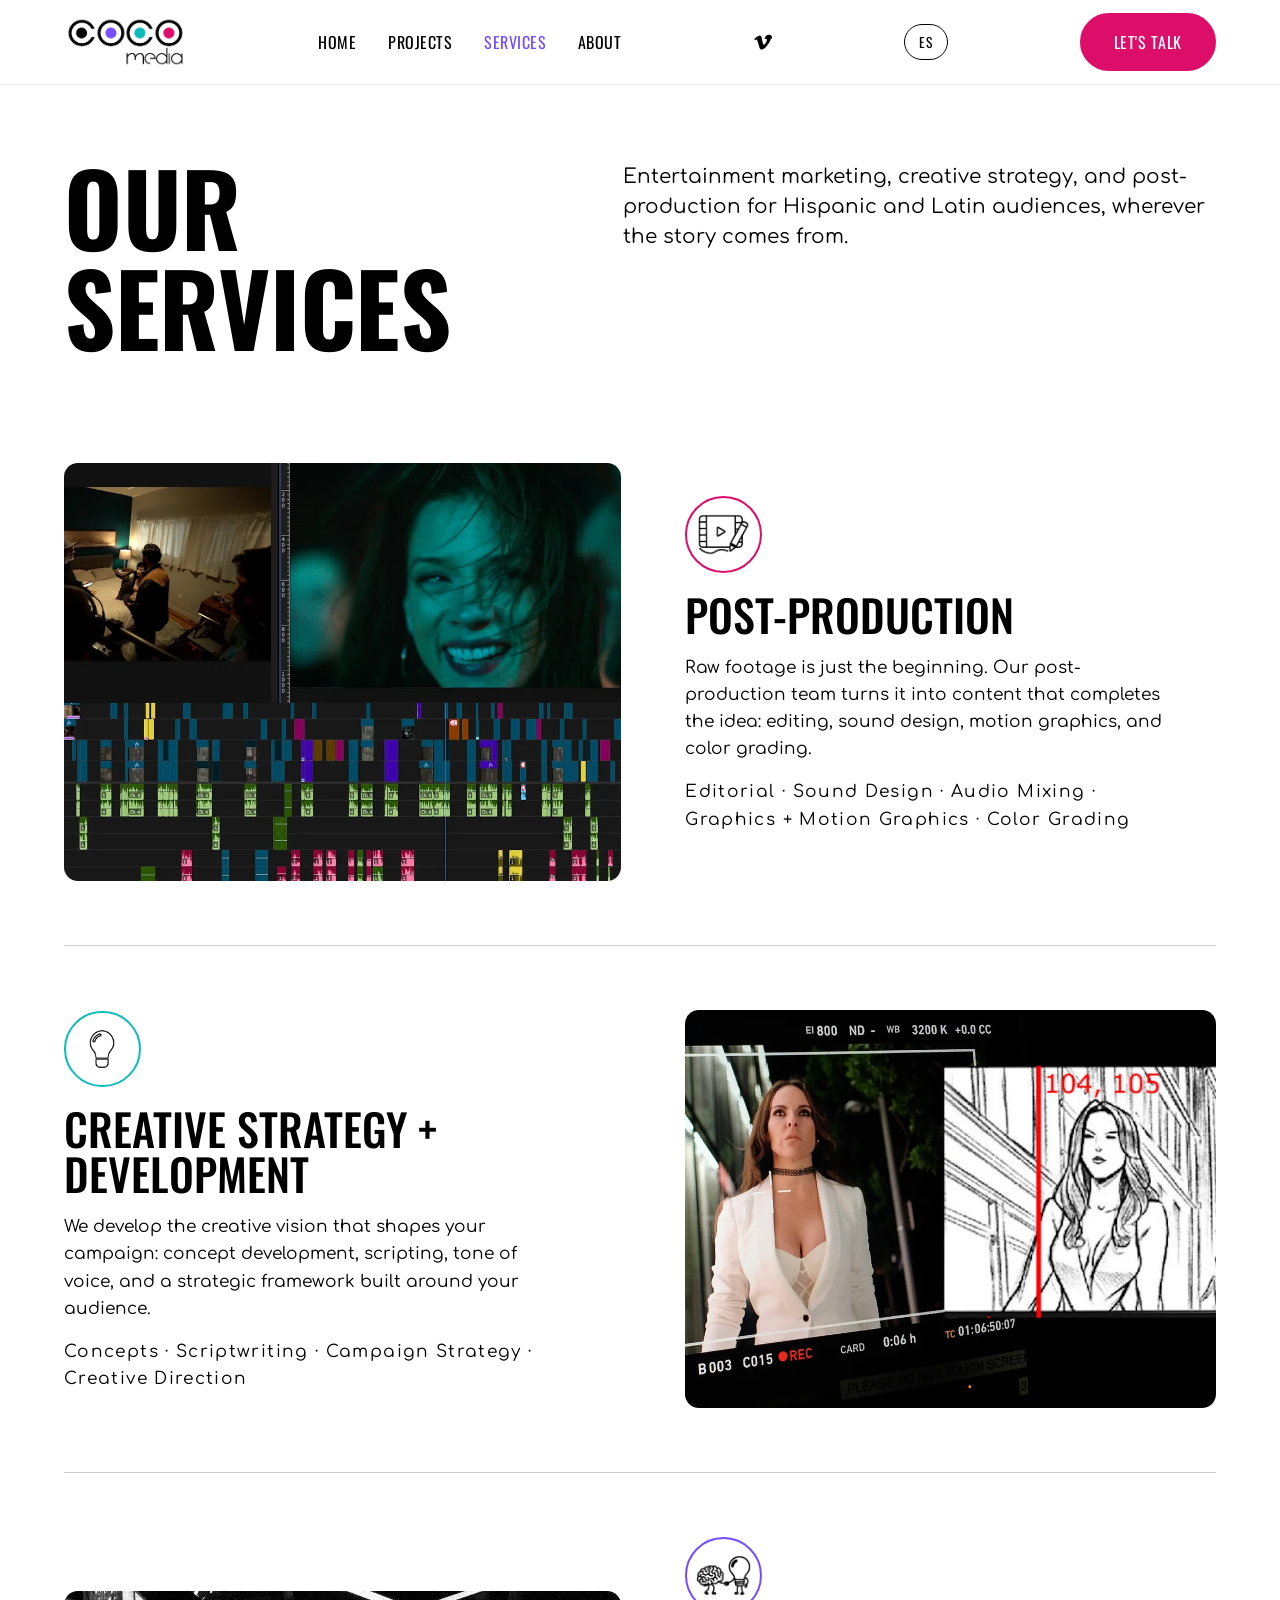
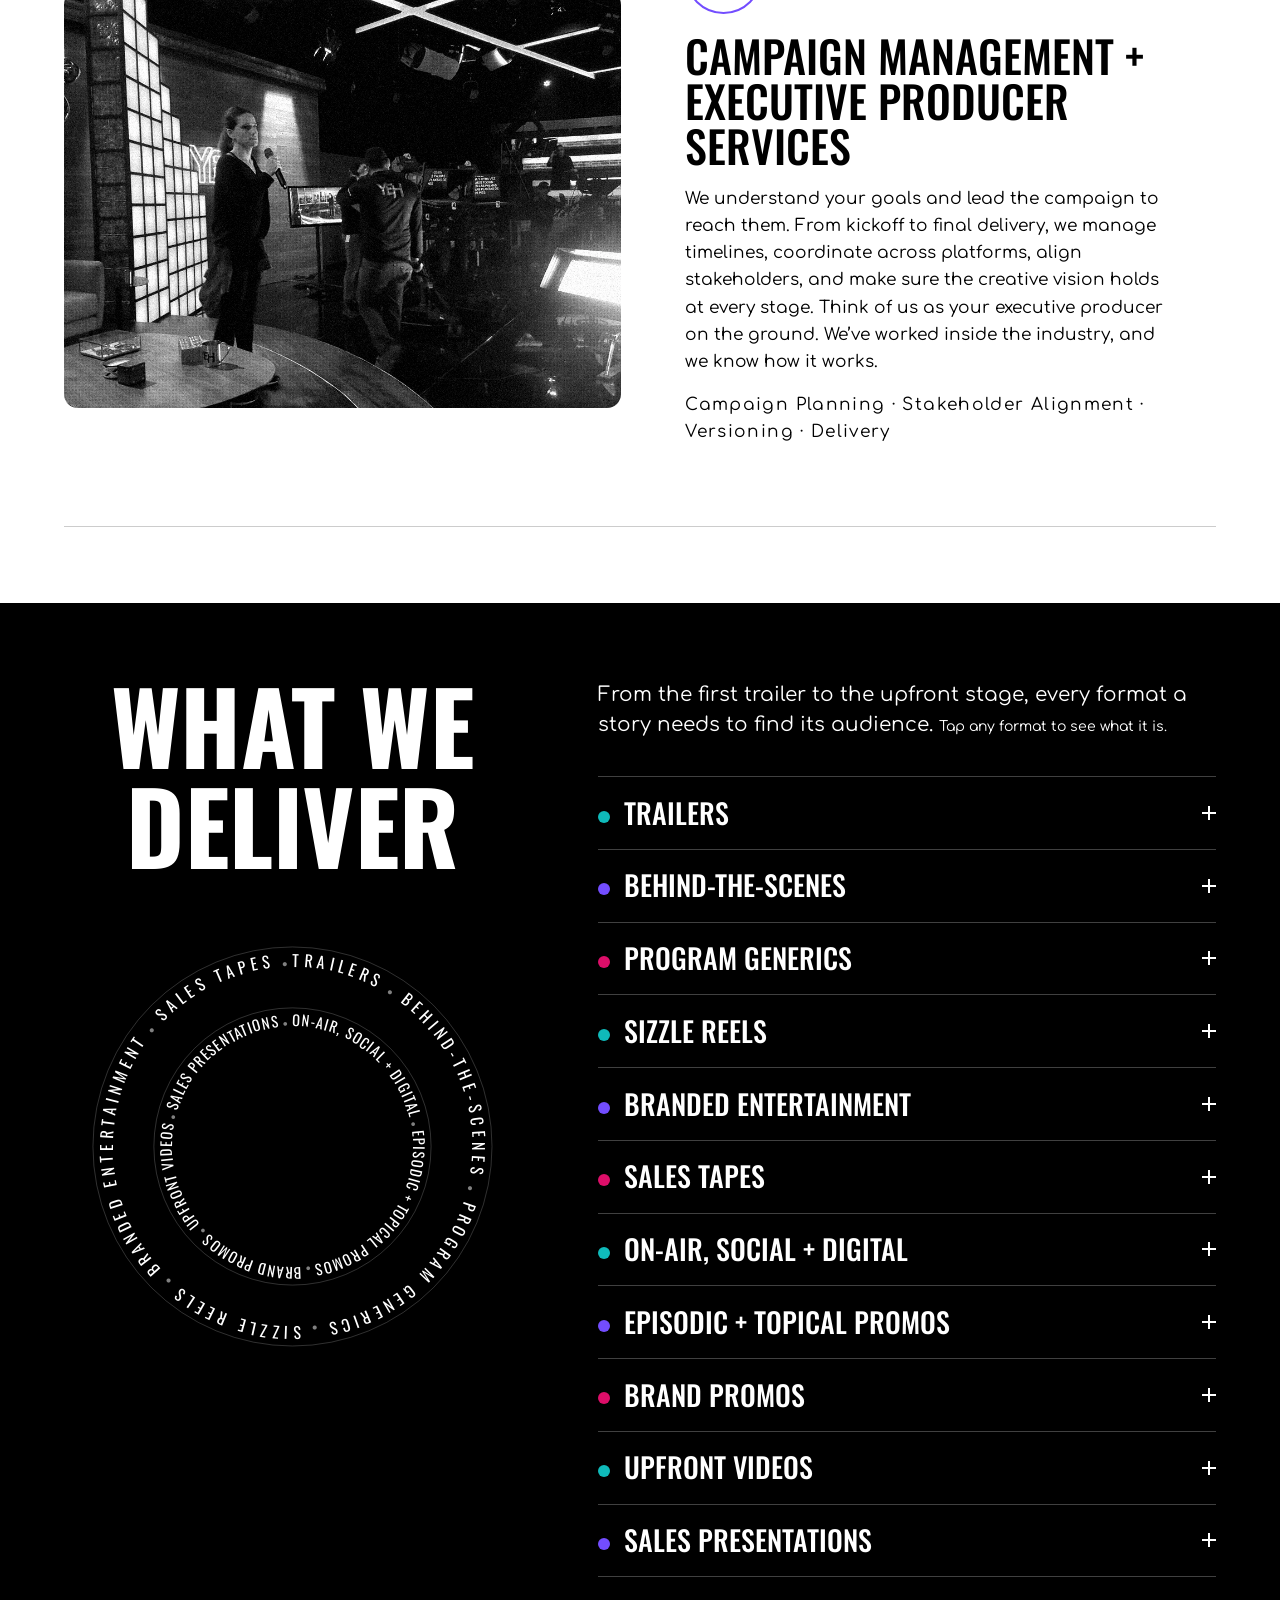
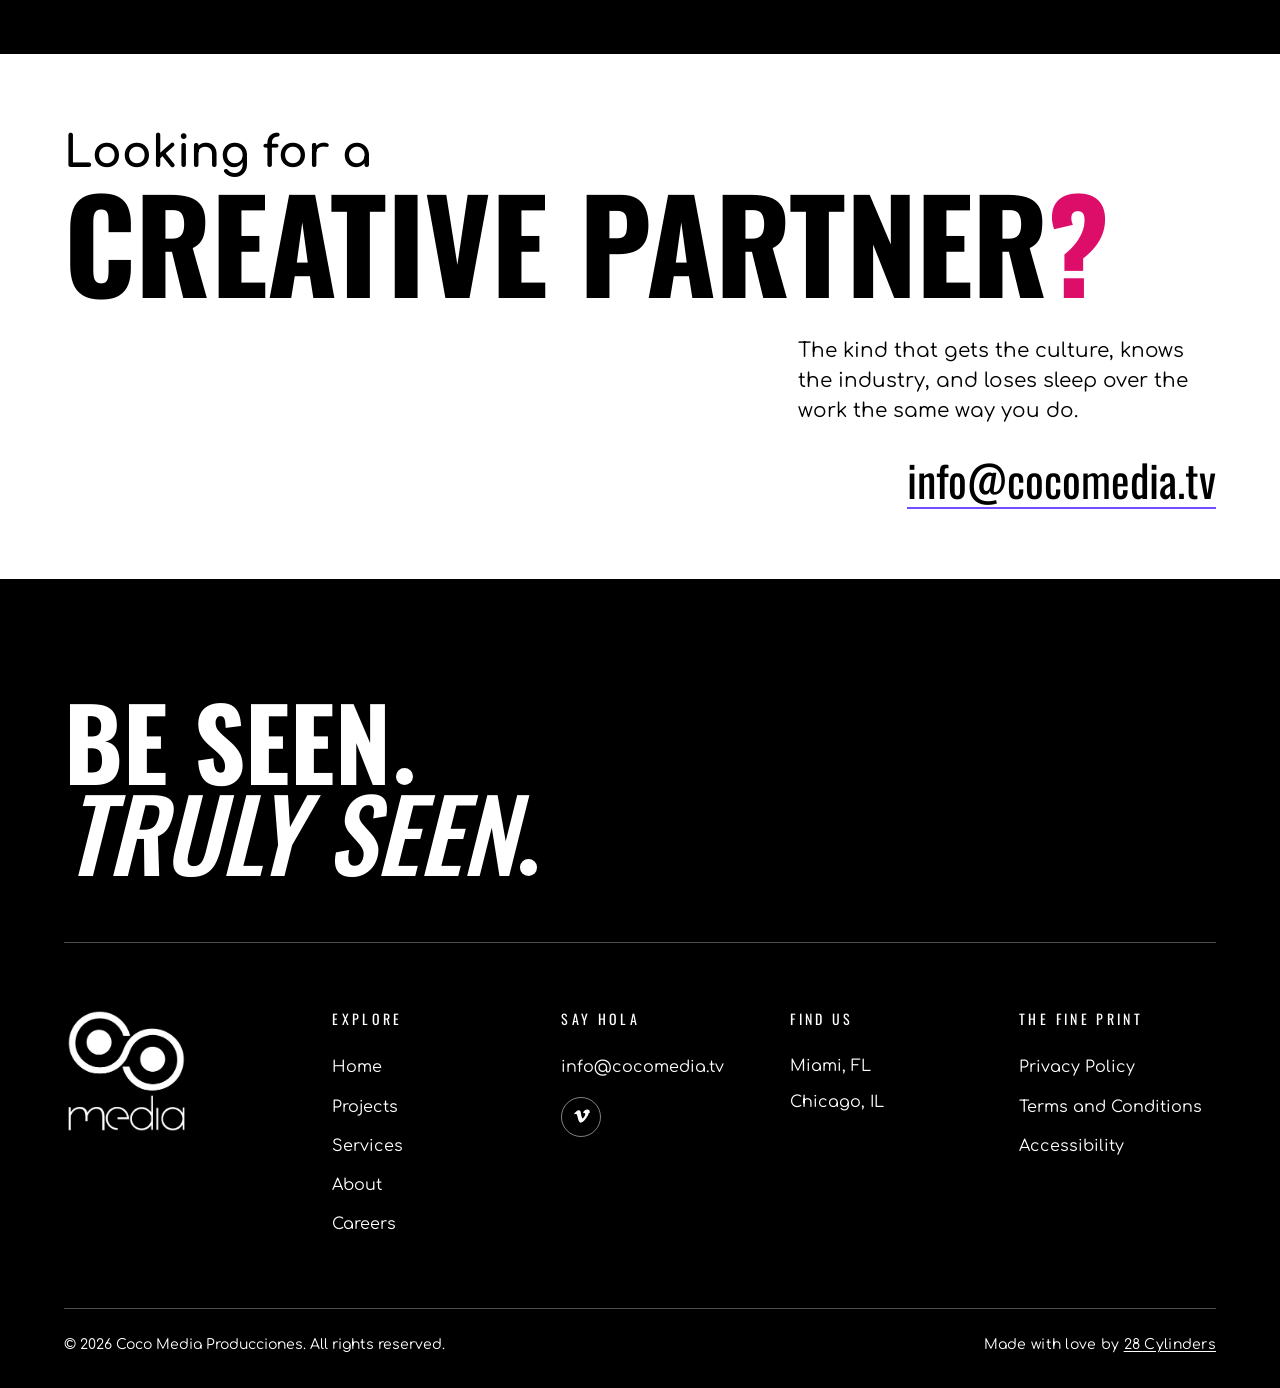
<file: services.html>
<!DOCTYPE html>
<html lang="en">
<head>
  <meta charset="UTF-8">
  <meta name="color-scheme" content="light only">
  <meta name="viewport" content="width=device-width, initial-scale=1.0">
  <title>Services | Trailers, Promos + Post-Production | Coco Media</title>
  <meta name="description" content="Creative strategy, campaign management, executive producer services, and post-production for entertainment brands reaching Hispanic and Latin American audiences.">
  <link rel="icon" href="assets/favicon/favicon.ico">
  <link rel="icon" type="image/png" sizes="192x192" href="assets/favicon/favicon-192.png">
  <link rel="apple-touch-icon" href="assets/favicon/apple-touch-icon.png">
  <link rel="preload" href="assets/fonts/oswald.woff2" as="font" type="font/woff2" crossorigin>
  <link rel="canonical" href="https://cocomedia.tv/services.html">
  <link rel="alternate" hreflang="en" href="https://cocomedia.tv/services.html">
  <link rel="alternate" hreflang="es" href="https://cocomedia.tv/es/servicios.html">
  <link rel="alternate" hreflang="x-default" href="https://cocomedia.tv/services.html">
  <meta property="og:title" content="Services | Coco Media">
  <meta property="og:description" content="Creative strategy, campaign management, executive producer services, and post-production for entertainment brands reaching Hispanic and Latin American audiences.">
  <meta property="og:type" content="website">
  <meta property="og:url" content="https://cocomedia.tv/services.html">
  <meta property="og:site_name" content="Coco Media">
  <meta property="og:image" content="https://cocomedia.tv/assets/brand/og-image.png">
  <meta property="og:image:width" content="1200">
  <meta property="og:image:height" content="630">
  <meta property="og:image:alt" content="Coco Media logo">
  <meta name="twitter:card" content="summary_large_image">
  <meta name="theme-color" content="#000000">
  <link rel="stylesheet" href="css/style.css?v=11121929">
  <script>document.documentElement.classList.add('js');</script>
</head>
<body>
  <!-- Loading screen (Oct 15): Coco rings draw + spin, then the page fades in. Hidden without JS. -->
  <div class="preloader" aria-hidden="true">
    <svg class="preloader-mark" viewBox="0 0 280 80">
      <circle class="pl-ring pl-ring--white" cx="50" cy="40" r="28"/>
      <circle class="pl-ring pl-ring--violet" cx="110" cy="40" r="28"/>
      <circle class="pl-ring pl-ring--teal" cx="170" cy="40" r="28"/>
      <circle class="pl-ring pl-ring--pink" cx="230" cy="40" r="28"/>
      <circle class="pl-dot pl-dot--white" cx="50" cy="40" r="9"/>
      <circle class="pl-dot pl-dot--violet" cx="110" cy="40" r="9"/>
      <circle class="pl-dot pl-dot--teal" cx="170" cy="40" r="9"/>
      <circle class="pl-dot pl-dot--pink" cx="230" cy="40" r="9"/>
    </svg>
  </div>
  <a class="skip-link" href="#main">Skip to content</a>

  <header class="site-header">
    <div class="container header-inner">
      <a href="index.html" class="logo"><img src="assets/brand/coco-media-logo-black-dots.png" alt="Coco Media" width="86" height="34" class="logo-img"><img src="assets/brand/coco-media-logo-white-dots.png" alt="Coco Media" width="86" height="34" class="logo-img logo-img--m"></a>
      <nav class="main-nav" aria-label="Primary">
        <ul>
          <li><a href="index.html">Home</a></li>
          <li><a href="projects.html">Projects</a></li>
          <li><a href="services.html" aria-current="page">Services</a></li>
          <li><a href="about.html">About</a></li>
        </ul>
      </nav>
      <!-- Social links: LinkedIn + Instagram hidden until real profile URLs exist (Oct 8) -->
      <div class="social-icons">
        <a href="https://vimeo.com/mcpani" aria-label="Coco Media on Vimeo" target="_blank" rel="noopener"><svg viewBox="0 0 24 24" aria-hidden="true"><path d="M22.396 7.164c-.093 2.026-1.507 4.799-4.245 8.32-2.828 3.672-5.221 5.508-7.181 5.508-1.214 0-2.24-1.12-3.078-3.36-.562-2.055-1.125-4.111-1.687-6.166-.626-2.242-1.298-3.363-2.016-3.363-.156 0-.703.328-1.64.98l-.983-1.266c1.031-.906 2.047-1.812 3.047-2.719C6.023 4.019 7.213 3.394 7.947 3.325c1.749-.169 2.826.937 3.234 3.315.44 2.573.744 4.172.916 4.797.51 2.312 1.07 3.468 1.687 3.468.478 0 1.198-.755 2.159-2.264.96-1.51 1.474-2.658 1.543-3.444.14-1.303-.376-1.955-1.543-1.955-.55 0-1.116.126-1.699.377 1.128-3.696 3.283-5.492 6.465-5.388 2.362.076 3.475 1.6 3.339 4.576z"/></svg></a>
        <!-- TBD: real LinkedIn URL -->
        <!-- TBD: real Instagram URL -->
      </div>
      <!-- EN/ES toggle: unhide once /es/ pages exist; href points to this page's Spanish counterpart -->
      <a class="lang-switch" href="es/servicios.html" hreflang="es" lang="es"><span class="sr-only">Ver en español: </span>ES</a>
      <a href="#cta" class="btn btn-cta">Let's Talk</a>
      <button class="nav-toggle" aria-label="Toggle menu" aria-expanded="false">
        <span></span><span></span><span></span>
      </button>
    </div>
  </header>

  <main id="main">

    <!-- SERVICES — rebuilt Oct 15. Nov 10: Post-Production first (what clients hire Coco for most, per Mary Cruz). Copy approved in chat. Always "Post-Production", never "Production + Post". -->
    <section class="section section--light" id="services">
      <div class="container">
        <div class="split-head split-head--top svc-head">
          <h1 class="display-title">Our <br>Services</h1>
          <p class="split-intro">Entertainment marketing, creative strategy, and post-production for Hispanic and Latin audiences, wherever the story comes from.</p>
        </div>
        <article class="svc svc--pink">
          <!-- Oct 28: video removed per Sofi, still image only. Still swapped to the full-res timeline screenshot (Sofi). Oct 27: Mujeres Asesinas S4 BTS edit (from Mary Cruz). Still = resting state; the timeline sweep (5s, silent, B&W)
               fades in once when the row scrolls into view and again on hover. Skipped for reduced motion. -->
          <figure class="svc-media"><img src="assets/about/svc-post-edit-1000.webp?v=1112" srcset="assets/about/svc-post-edit-1000.webp?v=1112 1000w, assets/about/svc-post-edit.webp?v=1112 1440w" sizes="(max-width: 860px) 100vw, 600px" width="1000" height="750" alt="An edit in progress: behind-the-scenes footage, the finished frame, and the multi-track timeline" loading="lazy"></figure>
          <div class="svc-copy">
            <span class="ring-frame ring-frame--pink svc-icon"><img src="assets/icons/icon-video-editing-bold.png" alt=""></span>
            <h2>Post-Production</h2>
            <p>Raw footage is just the beginning. Our post-production team turns it into content that completes the idea: editing, sound design, motion graphics, and color grading.</p>
            <p class="service-tags">Editorial · Sound Design · Audio Mixing · Graphics + Motion Graphics · Color Grading</p>
          </div>
        </article>
        <article class="svc svc--teal svc--flip">
          <figure class="svc-media"><img src="assets/about/svc-storyboard-kate-1000.webp" srcset="assets/about/svc-storyboard-kate-1000.webp 1000w, assets/about/svc-storyboard-kate.webp 1440w" sizes="(max-width: 860px) 100vw, 600px" width="1000" height="750" alt="Kate del Castillo on the camera monitor next to the storyboard frame for the same shot" loading="lazy"></figure>
          <div class="svc-copy">
            <span class="ring-frame ring-frame--teal svc-icon"><img src="assets/icons/icon-lightbulb-bold.png" alt=""></span>
            <h2>Creative Strategy + Development</h2>
            <p>We develop the creative vision that shapes your campaign: concept development, scripting, tone of voice, and a strategic framework built around your audience.</p>
            <p class="service-tags">Concepts · Scriptwriting · Campaign Strategy · Creative Direction</p>
          </div>
        </article>
        <article class="svc svc--violet">
          <figure class="svc-media"><img src="assets/about/svc-campaign.webp" width="1000" height="750" alt="Mary Cruz Camacho on set as showrunner of Ya Era Hora, running the studio floor" loading="lazy"></figure>
          <div class="svc-copy">
            <span class="ring-frame ring-frame--violet svc-icon"><img src="assets/icons/icon-collaboration-bold.png" alt=""></span>
            <h2>Campaign Management + Executive Producer Services</h2>
            <p>We understand your goals and lead the campaign to reach them. From kickoff to final delivery, we manage timelines, coordinate across platforms, align stakeholders, and make sure the creative vision holds at every stage. Think of us as your executive producer on the ground. We’ve worked inside the industry, and we know how it works.</p>
            <p class="service-tags">Campaign Planning · Stakeholder Alignment · Versioning · Delivery</p>
          </div>
        </article>
      </div>
    </section>

    <!-- CLIENT LOGO STRIP lives on About now (Oct 15) -->

    <!-- WHAT WE DELIVER (rebuilt Nov 5 per Mary Cruz: the mobile version everywhere; rings are a decorative graphic, the list does the explaining) — Oct 15: two counter-rotating rings of deliverables (Mary Cruz's list, unchanged).
         Hover pauses the rings and lights up a word. The <ul> is the accessible version and the mobile layout. -->
    <section class="section section--dark" id="deliverables">
      <div class="container">
        
        <div class="dl-layout">
        <div class="dl-left">
          <h2 class="display-title">What We <br>Deliver</h2>
          <div class="dl-wheel">
          <svg class="dl-svg" viewBox="0 0 600 600" aria-hidden="true">
            <circle class="dl-guide" cx="300" cy="300" r="262"/>
            <circle class="dl-guide" cx="300" cy="300" r="182"/>
          <g class="dl-ring outer">
            <path id="dl-path-outer" fill="none" d="M300,64 a236,236 0 1,1 -0.01,0"/>
            <text><textPath href="#dl-path-outer" textLength="1477" lengthAdjust="spacing"><tspan data-i="0" class="dl-item dl-item--teal">Trailers</tspan><tspan class="dl-sep"> ● </tspan><tspan data-i="1" class="dl-item dl-item--violet">Behind-the-Scenes</tspan><tspan class="dl-sep"> ● </tspan><tspan data-i="2" class="dl-item dl-item--pink">Program Generics</tspan><tspan class="dl-sep"> ● </tspan><tspan data-i="3" class="dl-item dl-item--teal">Sizzle Reels</tspan><tspan class="dl-sep"> ● </tspan><tspan data-i="4" class="dl-item dl-item--violet">Branded Entertainment</tspan><tspan class="dl-sep"> ● </tspan><tspan data-i="5" class="dl-item dl-item--pink">Sales Tapes</tspan><tspan class="dl-sep"> ● </tspan></textPath></text>
          </g>
          <g class="dl-ring inner">
            <path id="dl-path-inner" fill="none" d="M300,142 a158,158 0 1,1 -0.01,0"/>
            <text><textPath href="#dl-path-inner" textLength="987" lengthAdjust="spacing"><tspan data-i="6" class="dl-item dl-item--violet">On-Air, Social + Digital</tspan><tspan class="dl-sep"> ● </tspan><tspan data-i="7" class="dl-item dl-item--pink">Episodic + Topical Promos</tspan><tspan class="dl-sep"> ● </tspan><tspan data-i="8" class="dl-item dl-item--teal">Brand Promos</tspan><tspan class="dl-sep"> ● </tspan><tspan data-i="9" class="dl-item dl-item--violet">Upfront Videos</tspan><tspan class="dl-sep"> ● </tspan><tspan data-i="10" class="dl-item dl-item--pink">Sales Presentations</tspan><tspan class="dl-sep"> ● </tspan></textPath></text>
          </g>
          </svg>
        </div>
        </div>
        <div class="dl-right">
          <p class="split-intro">From the first trailer to the upfront stage, every format a story needs to find its audience. <span class="dl-hint">Tap any format to see what it is.</span></p>
          <ul class="dl-list">
          <li><details><summary><i class="dl-dot dl-dot--teal"></i><strong>Trailers</strong><span class="dl-plus" aria-hidden="true"></span></summary><p class="dl-desc">The first look that decides whether they watch. Built to hook, in any language. <a class="dl-link" href="projects.html?type=Trailer">See examples <span aria-hidden="true">→</span></a></p></details></li>
          <li><details><summary><i class="dl-dot dl-dot--violet"></i><strong>Behind-the-Scenes</strong><span class="dl-plus" aria-hidden="true"></span></summary><p class="dl-desc">The cast, the set, the story behind the story. Content that builds fans before the premiere. <a class="dl-link" href="projects.html?type=BTS%20Content">See examples <span aria-hidden="true">→</span></a></p></details></li>
          <li><details><summary><i class="dl-dot dl-dot--pink"></i><strong>Program Generics</strong><span class="dl-plus" aria-hidden="true"></span></summary><p class="dl-desc">Always-on spots that keep a show top of mind between campaigns.</p></details></li>
          <li><details><summary><i class="dl-dot dl-dot--teal"></i><strong>Sizzle Reels</strong><span class="dl-plus" aria-hidden="true"></span></summary><p class="dl-desc">The fast, high-energy cut that sells a show, a slate, or a brand. <a class="dl-link" href="projects.html?type=Sizzle%20Reel">See examples <span aria-hidden="true">→</span></a></p></details></li>
          <li><details><summary><i class="dl-dot dl-dot--violet"></i><strong>Branded Entertainment</strong><span class="dl-plus" aria-hidden="true"></span></summary><p class="dl-desc">Brand stories told like entertainment, so audiences watch them on purpose. <a class="dl-link" href="projects.html?type=Brand%20Content">See examples <span aria-hidden="true">→</span></a></p></details></li>
          <li><details><summary><i class="dl-dot dl-dot--pink"></i><strong>Sales Tapes</strong><span class="dl-plus" aria-hidden="true"></span></summary><p class="dl-desc">Built for buyers: the pitch and the proof, cut to close the deal.</p></details></li>
          <li><details><summary><i class="dl-dot dl-dot--teal"></i><strong>On-Air, Social + Digital</strong><span class="dl-plus" aria-hidden="true"></span></summary><p class="dl-desc">Every cutdown, version, and format, from the linear break to the vertical feed.</p></details></li>
          <li><details><summary><i class="dl-dot dl-dot--violet"></i><strong>Episodic + Topical Promos</strong><span class="dl-plus" aria-hidden="true"></span></summary><p class="dl-desc">Week-to-week promos that bring audiences back for the next episode. <a class="dl-link" href="projects.html?type=Episodic%20Promo">See examples <span aria-hidden="true">→</span></a></p></details></li>
          <li><details><summary><i class="dl-dot dl-dot--pink"></i><strong>Brand Promos</strong><span class="dl-plus" aria-hidden="true"></span></summary><p class="dl-desc">Network and platform spots that make the brand feel like a place.</p></details></li>
          <li><details><summary><i class="dl-dot dl-dot--teal"></i><strong>Upfront Videos</strong><span class="dl-plus" aria-hidden="true"></span></summary><p class="dl-desc">The showstopper for upfront season, made to win the room.</p></details></li>
          <li><details><summary><i class="dl-dot dl-dot--violet"></i><strong>Sales Presentations</strong><span class="dl-plus" aria-hidden="true"></span></summary><p class="dl-desc">Videos and decks that turn a slate into a story buyers can’t pass on.</p></details></li>
        </ul>
        </div>
        </div>
      </div>
    </section>

    <section class="section section--light cta-ed" id="cta">
      <div class="container">
        <h2 class="cta-ed-title"><span class="cta-ed-lead">Looking for a</span> <span class="cta-ed-big">Creative Partner<span class="cta-ed-q">?</span></span></h2>
        <p class="cta-ed-body">The kind that gets the culture, knows the industry, and loses sleep over the work the same way you do.</p>
        <div class="cta-contact">
          <a class="cta-email js-email" data-user="info" data-domain="cocomedia.tv" href="#cta">Email us</a>
          <noscript><p class="cta-email-plain">info [at] cocomedia [dot] tv</p></noscript>
        </div>
      </div>
    </section>

  </main>

  <footer class="site-footer">
    <div class="container">
      <div class="footer-top">
        <p class="footer-tagline">Be Seen<span class="round-dot"><span class="sr-only">.</span></span><br><em>Truly Seen<span class="round-dot"><span class="sr-only">.</span></span></em></p>
      </div>
      <div class="footer-cols">
        <div class="footer-col footer-brand-col"><img class="footer-logo-img" src="assets/brand/coco-media-logo-white.png" alt="Coco Media" width="59" height="60"></div>
        <nav class="footer-col footer-nav" aria-label="Footer">
          <p class="footer-label">Explore</p>
          <ul>
            <li><a href="index.html">Home</a></li>
            <li><a href="projects.html">Projects</a></li>
            <li><a href="services.html">Services</a></li>
            <li><a href="about.html">About</a></li>
            <li><a href="careers.html">Careers</a></li>
          </ul>
        </nav>
        <div class="footer-col">
          <p class="footer-label">Say hola</p>
          <ul>
            <li><a class="js-email" data-user="info" data-domain="cocomedia.tv" href="#main">Email us</a></li>
            <li class="footer-social">
              <a href="https://vimeo.com/mcpani" aria-label="Coco Media on Vimeo" target="_blank" rel="noopener"><svg viewBox="0 0 24 24" aria-hidden="true"><path d="M22.396 7.164c-.093 2.026-1.507 4.799-4.245 8.32-2.828 3.672-5.221 5.508-7.181 5.508-1.214 0-2.24-1.12-3.078-3.36-.562-2.055-1.125-4.111-1.687-6.166-.626-2.242-1.298-3.363-2.016-3.363-.156 0-.703.328-1.64.98l-.983-1.266c1.031-.906 2.047-1.812 3.047-2.719C6.023 4.019 7.213 3.394 7.947 3.325c1.749-.169 2.826.937 3.234 3.315.44 2.573.744 4.172.916 4.797.51 2.312 1.07 3.468 1.687 3.468.478 0 1.198-.755 2.159-2.264.96-1.51 1.474-2.658 1.543-3.444.14-1.303-.376-1.955-1.543-1.955-.55 0-1.116.126-1.699.377 1.128-3.696 3.283-5.492 6.465-5.388 2.362.076 3.475 1.6 3.339 4.576z"/></svg></a>
              <!-- LinkedIn + Instagram: add here once URLs exist (same markup, aria-label "Coco Media on LinkedIn/Instagram") -->
            </li>
          </ul>
        </div>
        <div class="footer-col">
          <p class="footer-label">Find us</p>
          <ul>
            <li>Miami, FL</li>
            <li>Chicago, IL</li>
          </ul>
        </div>
        <nav class="footer-col footer-legal" aria-label="Legal">
          <p class="footer-label">The fine print</p>
          <ul>
            <li><a href="privacy.html">Privacy Policy</a></li>
            <li><a href="terms.html">Terms and Conditions</a></li>
            <li><a href="accessibility.html">Accessibility</a></li>
          </ul>
        </nav>
      </div>
      <div class="footer-bottom">
        <p class="footer-copyright">&copy; <span id="year"></span> Coco Media Producciones. All rights reserved.</p>
        <p class="footer-credit">Made with love by <a href="https://28cylinders.com" target="_blank" rel="noopener">28 Cylinders</a></p>
      </div>
    </div>
  </footer>

  <script src="js/main.js?v=11121929"></script>
</body>
</html>
</file>
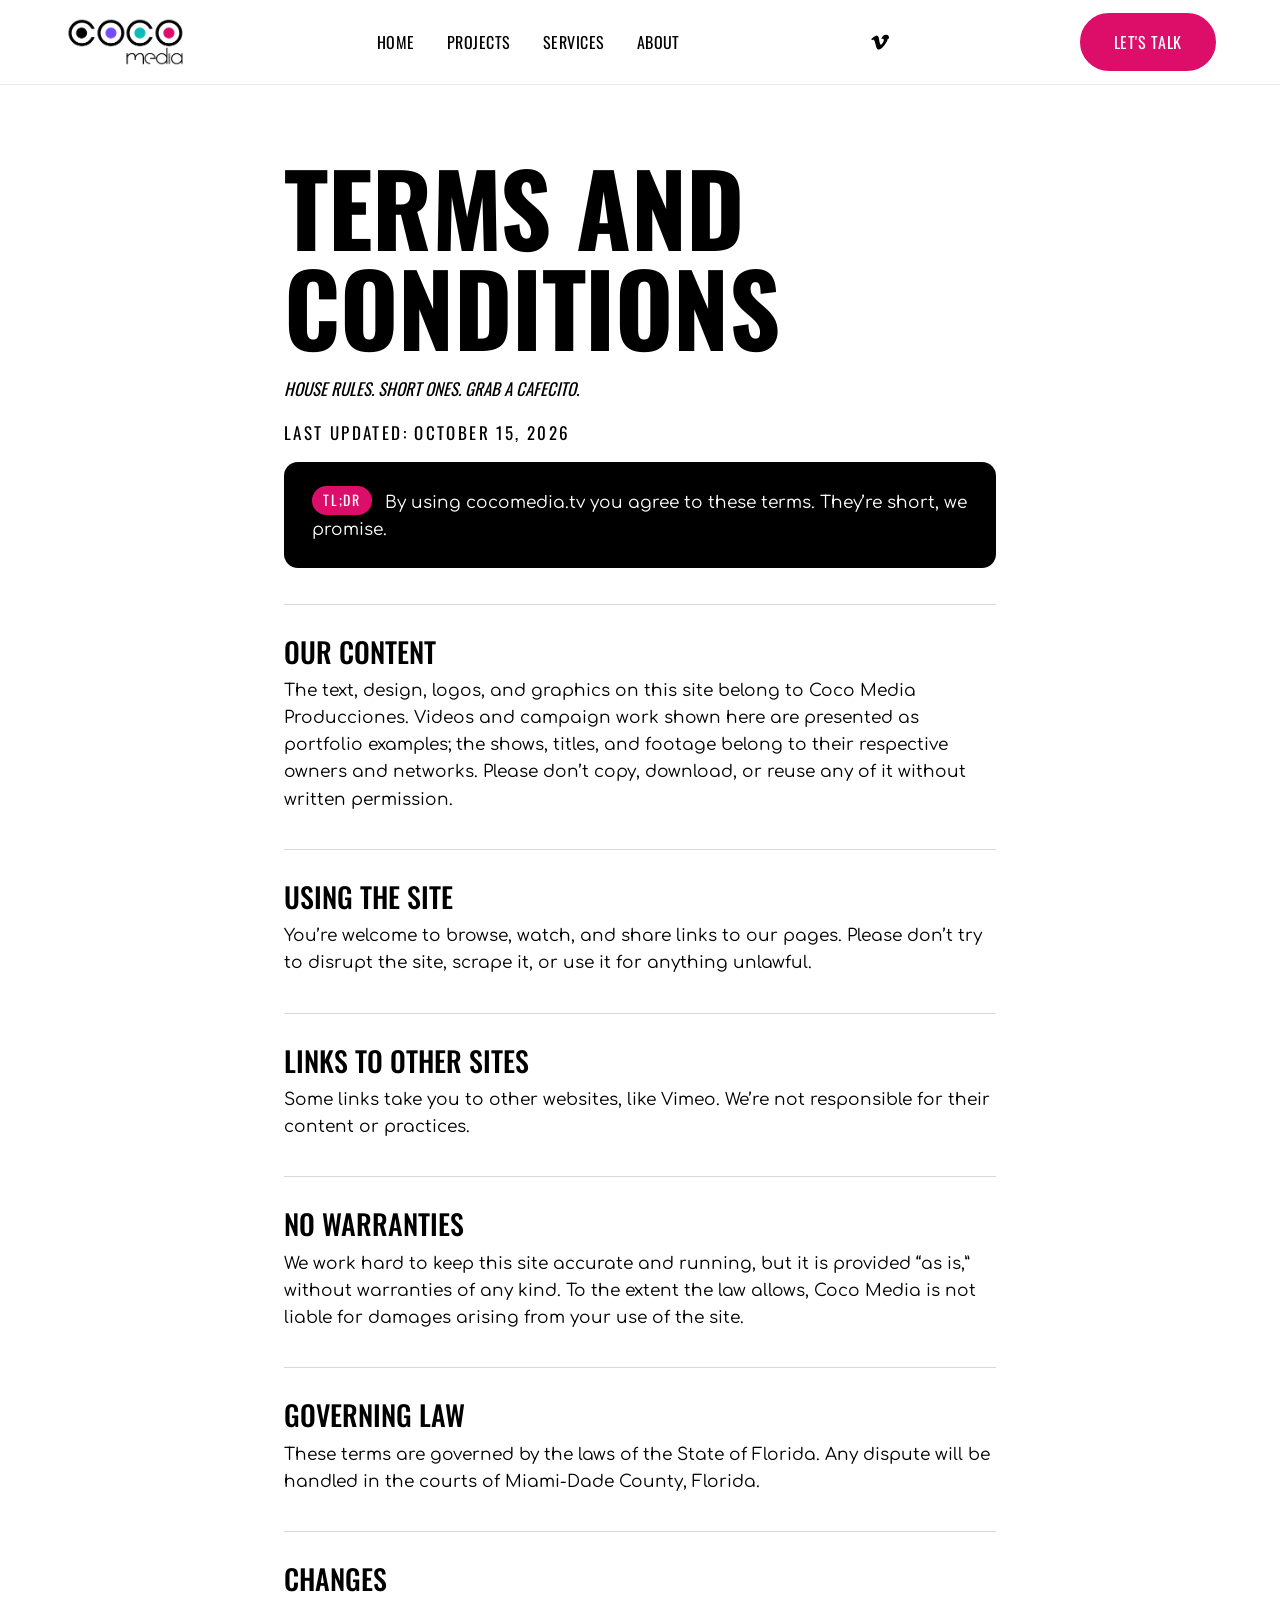
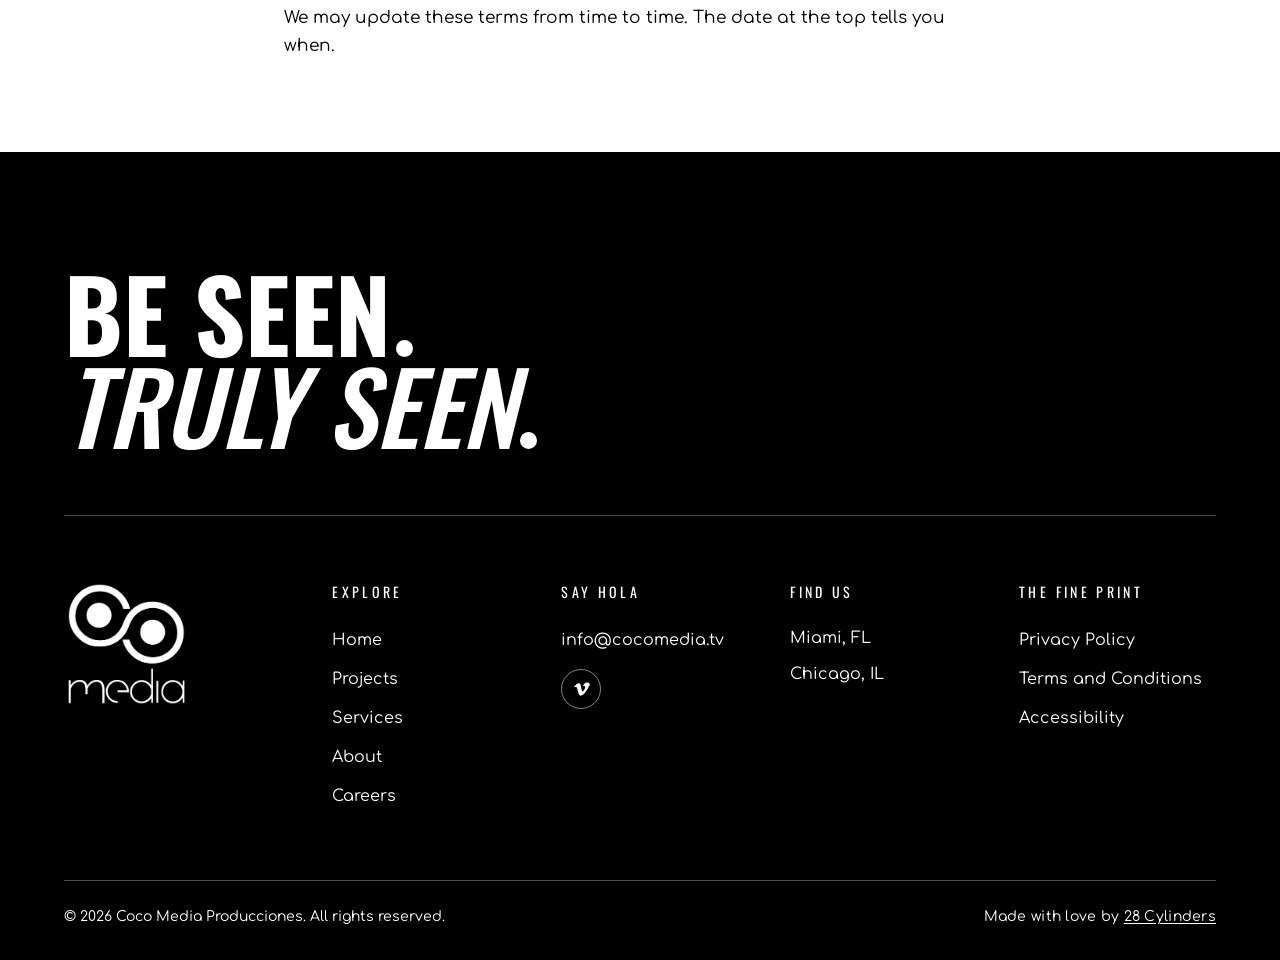
<file: terms.html>
<!DOCTYPE html>
<html lang="en">
<head>
  <meta charset="UTF-8">
  <meta name="color-scheme" content="light only">
  <meta name="viewport" content="width=device-width, initial-scale=1.0">
  <title>Terms and Conditions | Coco Media</title>
  <link rel="icon" href="assets/favicon/favicon.ico">
  <link rel="icon" type="image/png" sizes="192x192" href="assets/favicon/favicon-192.png">
  <link rel="apple-touch-icon" href="assets/favicon/apple-touch-icon.png">
  <meta name="robots" content="noindex"><!-- draft legal text Oct 15: remove noindex once Mary Cruz / counsel approves -->
  <link rel="preload" href="assets/fonts/oswald.woff2" as="font" type="font/woff2" crossorigin>
  <link rel="canonical" href="https://cocomedia.tv/terms.html">
  <meta property="og:title" content="Terms and Conditions | Coco Media">
  <meta property="og:description" content="Entertainment marketing, creative strategy, and post-production for U.S. Hispanic and Latin American audiences.">
  <meta property="og:type" content="website">
  <meta property="og:url" content="https://cocomedia.tv/terms.html">
  <meta property="og:site_name" content="Coco Media">
  <meta property="og:image" content="https://cocomedia.tv/assets/brand/og-image.png">
  <meta property="og:image:width" content="1200">
  <meta property="og:image:height" content="630">
  <meta property="og:image:alt" content="Coco Media logo">
  <meta name="twitter:card" content="summary_large_image">
  <meta name="theme-color" content="#000000">
  <link rel="stylesheet" href="css/style.css?v=11121929">
  <script>document.documentElement.classList.add('js');</script>
</head>
<body>
  <!-- Loading screen (Oct 15): Coco rings draw + spin, then the page fades in. Hidden without JS. -->
  <div class="preloader" aria-hidden="true">
    <svg class="preloader-mark" viewBox="0 0 280 80">
      <circle class="pl-ring pl-ring--white" cx="50" cy="40" r="28"/>
      <circle class="pl-ring pl-ring--violet" cx="110" cy="40" r="28"/>
      <circle class="pl-ring pl-ring--teal" cx="170" cy="40" r="28"/>
      <circle class="pl-ring pl-ring--pink" cx="230" cy="40" r="28"/>
      <circle class="pl-dot pl-dot--white" cx="50" cy="40" r="9"/>
      <circle class="pl-dot pl-dot--violet" cx="110" cy="40" r="9"/>
      <circle class="pl-dot pl-dot--teal" cx="170" cy="40" r="9"/>
      <circle class="pl-dot pl-dot--pink" cx="230" cy="40" r="9"/>
    </svg>
  </div>
  <a class="skip-link" href="#main">Skip to content</a>
  <header class="site-header">
    <div class="container header-inner">
      <a href="index.html" class="logo"><img src="assets/brand/coco-media-logo-black-dots.png" alt="Coco Media" width="86" height="34" class="logo-img"><img src="assets/brand/coco-media-logo-white-dots.png" alt="Coco Media" width="86" height="34" class="logo-img logo-img--m"></a>
      <nav class="main-nav" aria-label="Primary">
        <ul>
          <li><a href="index.html">Home</a></li>
          <li><a href="projects.html">Projects</a></li>
          <li><a href="services.html">Services</a></li>
          <li><a href="about.html">About</a></li>
        </ul>
      </nav>
      <!-- Social links: LinkedIn + Instagram hidden until real profile URLs exist (Oct 8) -->
      <div class="social-icons">
        <a href="https://vimeo.com/mcpani" aria-label="Coco Media on Vimeo" target="_blank" rel="noopener"><svg viewBox="0 0 24 24" aria-hidden="true"><path d="M22.396 7.164c-.093 2.026-1.507 4.799-4.245 8.32-2.828 3.672-5.221 5.508-7.181 5.508-1.214 0-2.24-1.12-3.078-3.36-.562-2.055-1.125-4.111-1.687-6.166-.626-2.242-1.298-3.363-2.016-3.363-.156 0-.703.328-1.64.98l-.983-1.266c1.031-.906 2.047-1.812 3.047-2.719C6.023 4.019 7.213 3.394 7.947 3.325c1.749-.169 2.826.937 3.234 3.315.44 2.573.744 4.172.916 4.797.51 2.312 1.07 3.468 1.687 3.468.478 0 1.198-.755 2.159-2.264.96-1.51 1.474-2.658 1.543-3.444.14-1.303-.376-1.955-1.543-1.955-.55 0-1.116.126-1.699.377 1.128-3.696 3.283-5.492 6.465-5.388 2.362.076 3.475 1.6 3.339 4.576z"/></svg></a>
        <!-- TBD: real LinkedIn URL -->
        <!-- TBD: real Instagram URL -->
      </div>
      <!-- EN/ES toggle: unhide once /es/ pages exist; href points to this page's Spanish counterpart -->
      <a class="lang-switch" href="es/" hreflang="es" lang="es" hidden><span class="sr-only">Ver en español: </span>ES</a>
      <a href="index.html#cta" class="btn btn-cta">Let's Talk</a>
      <button class="nav-toggle" aria-label="Toggle menu" aria-expanded="false"><span></span><span></span><span></span></button>
    </div>
  </header>
  <main id="main">
    <section class="section section--light legal">
      <div class="container legal-body">
        <h1 class="display-title">Terms and <br>Conditions</h1>
        <p class="legal-kicker">House rules. Short ones. Grab a cafecito.</p>
        <p class="legal-updated">Last updated: October 15, 2026</p>
        <p class="legal-lead"><span class="legal-tldr">TL;DR</span> By using cocomedia.tv you agree to these terms. They’re short, we promise.</p>
        <h2>Our content</h2>
        <p>The text, design, logos, and graphics on this site belong to Coco Media Producciones. Videos and campaign work shown here are presented as portfolio examples; the shows, titles, and footage belong to their respective owners and networks. Please don’t copy, download, or reuse any of it without written permission.</p>
        <h2>Using the site</h2>
        <p>You’re welcome to browse, watch, and share links to our pages. Please don’t try to disrupt the site, scrape it, or use it for anything unlawful.</p>
        <h2>Links to other sites</h2>
        <p>Some links take you to other websites, like Vimeo. We’re not responsible for their content or practices.</p>
        <h2>No warranties</h2>
        <p>We work hard to keep this site accurate and running, but it is provided “as is,” without warranties of any kind. To the extent the law allows, Coco Media is not liable for damages arising from your use of the site.</p>
        <h2>Governing law</h2>
        <p>These terms are governed by the laws of the State of Florida. Any dispute will be handled in the courts of Miami-Dade County, Florida.</p>
        <h2>Changes</h2>
        <p>We may update these terms from time to time. The date at the top tells you when.</p>
      </div>
    </section>
  </main>
  <footer class="site-footer">
    <div class="container">
      <div class="footer-top">
        <p class="footer-tagline">Be Seen<span class="round-dot"><span class="sr-only">.</span></span><br><em>Truly Seen<span class="round-dot"><span class="sr-only">.</span></span></em></p>
      </div>
      <div class="footer-cols">
        <div class="footer-col footer-brand-col"><img class="footer-logo-img" src="assets/brand/coco-media-logo-white.png" alt="Coco Media" width="59" height="60"></div>
        <nav class="footer-col footer-nav" aria-label="Footer">
          <p class="footer-label">Explore</p>
          <ul>
            <li><a href="index.html">Home</a></li>
            <li><a href="projects.html">Projects</a></li>
            <li><a href="services.html">Services</a></li>
            <li><a href="about.html">About</a></li>
            <li><a href="careers.html">Careers</a></li>
          </ul>
        </nav>
        <div class="footer-col">
          <p class="footer-label">Say hola</p>
          <ul>
            <li><a class="js-email" data-user="info" data-domain="cocomedia.tv" href="#main">Email us</a></li>
            <li class="footer-social">
              <a href="https://vimeo.com/mcpani" aria-label="Coco Media on Vimeo" target="_blank" rel="noopener"><svg viewBox="0 0 24 24" aria-hidden="true"><path d="M22.396 7.164c-.093 2.026-1.507 4.799-4.245 8.32-2.828 3.672-5.221 5.508-7.181 5.508-1.214 0-2.24-1.12-3.078-3.36-.562-2.055-1.125-4.111-1.687-6.166-.626-2.242-1.298-3.363-2.016-3.363-.156 0-.703.328-1.64.98l-.983-1.266c1.031-.906 2.047-1.812 3.047-2.719C6.023 4.019 7.213 3.394 7.947 3.325c1.749-.169 2.826.937 3.234 3.315.44 2.573.744 4.172.916 4.797.51 2.312 1.07 3.468 1.687 3.468.478 0 1.198-.755 2.159-2.264.96-1.51 1.474-2.658 1.543-3.444.14-1.303-.376-1.955-1.543-1.955-.55 0-1.116.126-1.699.377 1.128-3.696 3.283-5.492 6.465-5.388 2.362.076 3.475 1.6 3.339 4.576z"/></svg></a>
              <!-- LinkedIn + Instagram: add here once URLs exist (same markup, aria-label "Coco Media on LinkedIn/Instagram") -->
            </li>
          </ul>
        </div>
        <div class="footer-col">
          <p class="footer-label">Find us</p>
          <ul>
            <li>Miami, FL</li>
            <li>Chicago, IL</li>
          </ul>
        </div>
        <nav class="footer-col footer-legal" aria-label="Legal">
          <p class="footer-label">The fine print</p>
          <ul>
            <li><a href="privacy.html">Privacy Policy</a></li>
            <li><a href="terms.html">Terms and Conditions</a></li>
            <li><a href="accessibility.html">Accessibility</a></li>
          </ul>
        </nav>
      </div>
      <div class="footer-bottom">
        <p class="footer-copyright">&copy; <span id="year"></span> Coco Media Producciones. All rights reserved.</p>
        <p class="footer-credit">Made with love by <a href="https://28cylinders.com" target="_blank" rel="noopener">28 Cylinders</a></p>
      </div>
    </div>
  </footer>
  <script src="js/main.js?v=11121929"></script>
</body>
</html>
</file>
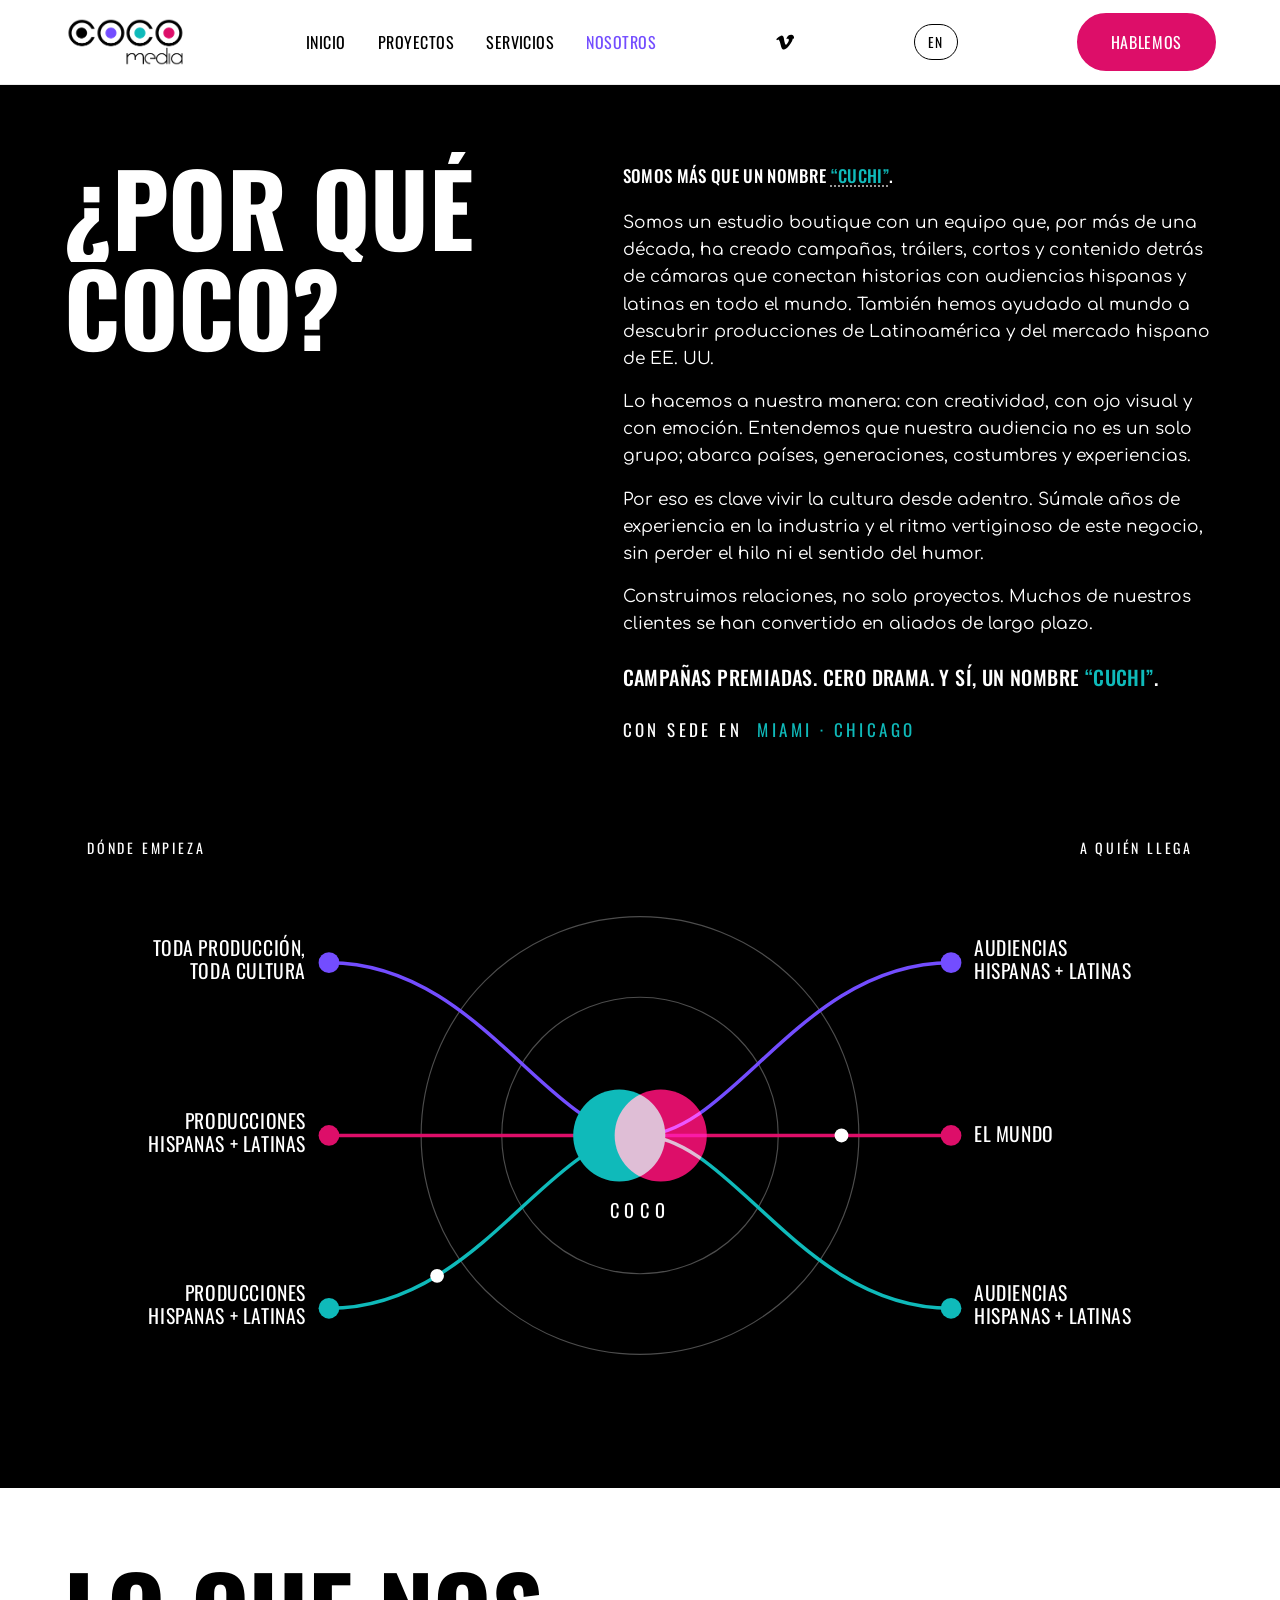
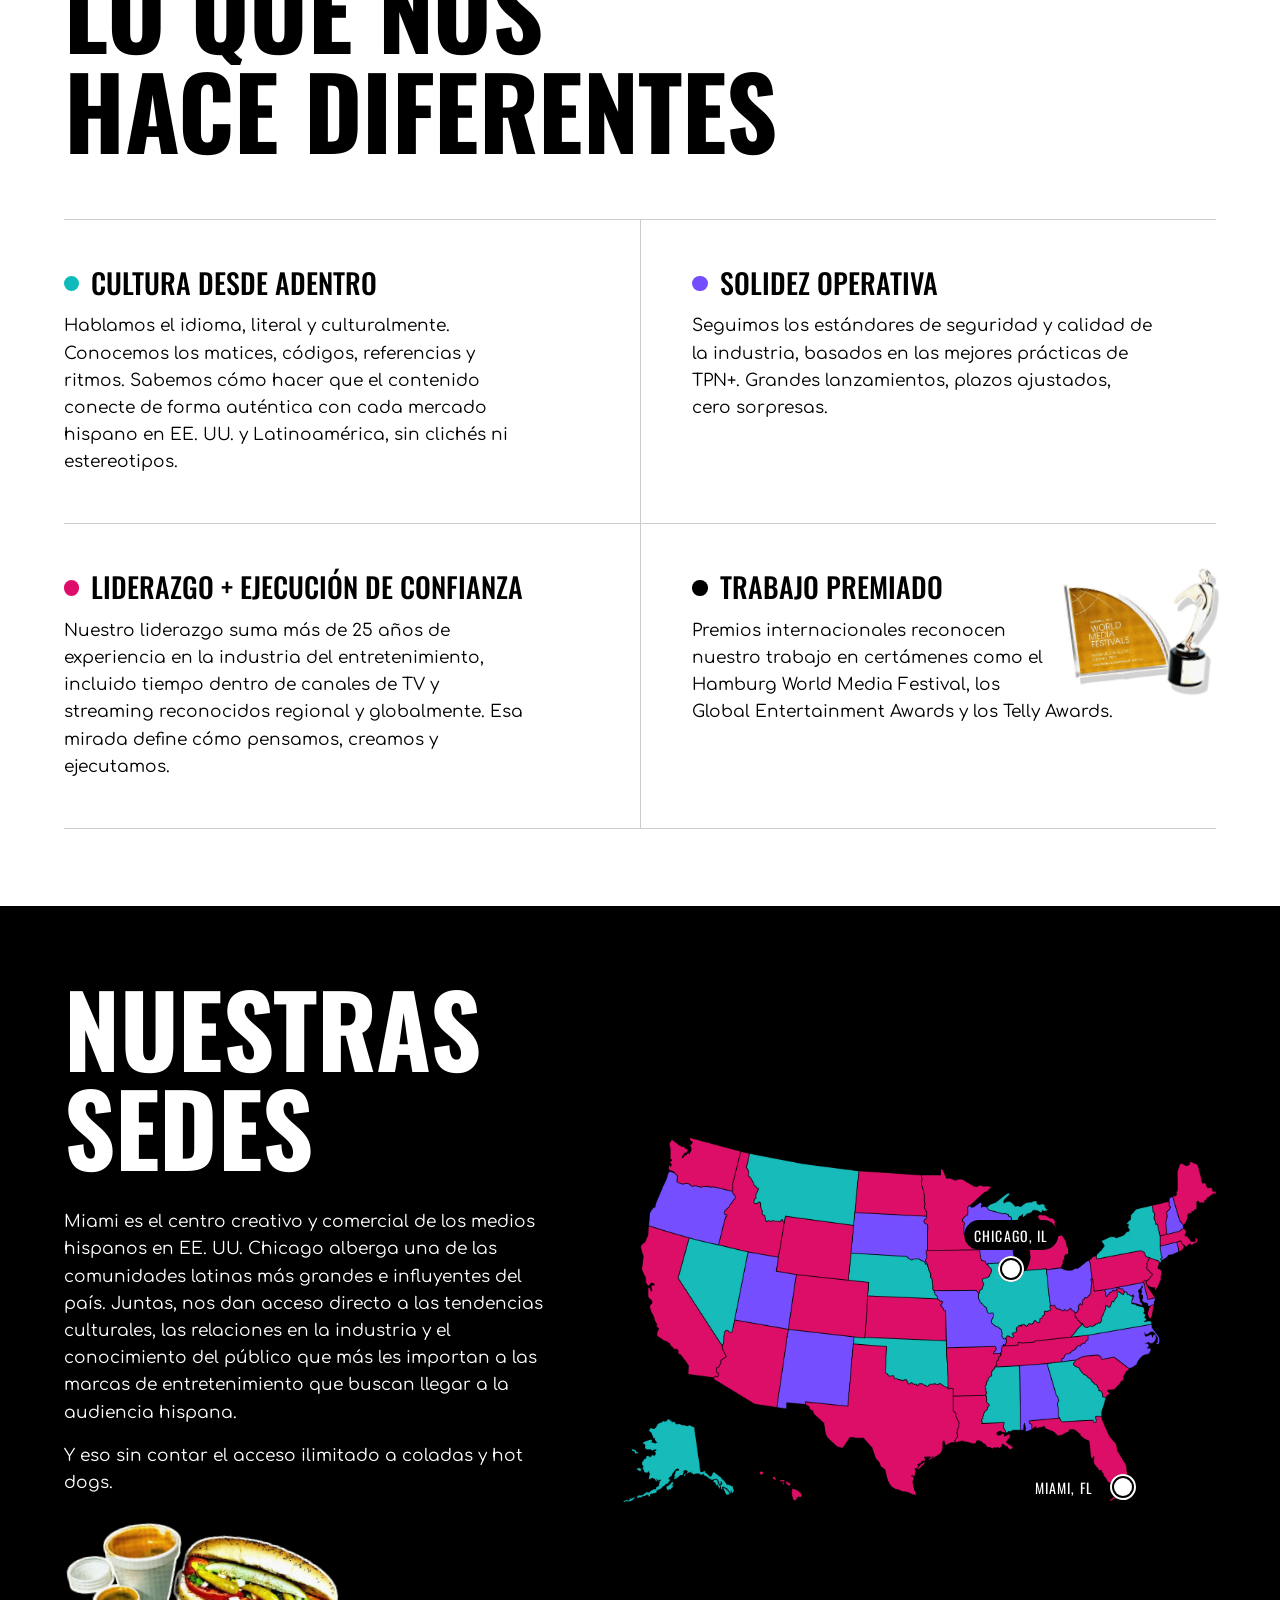
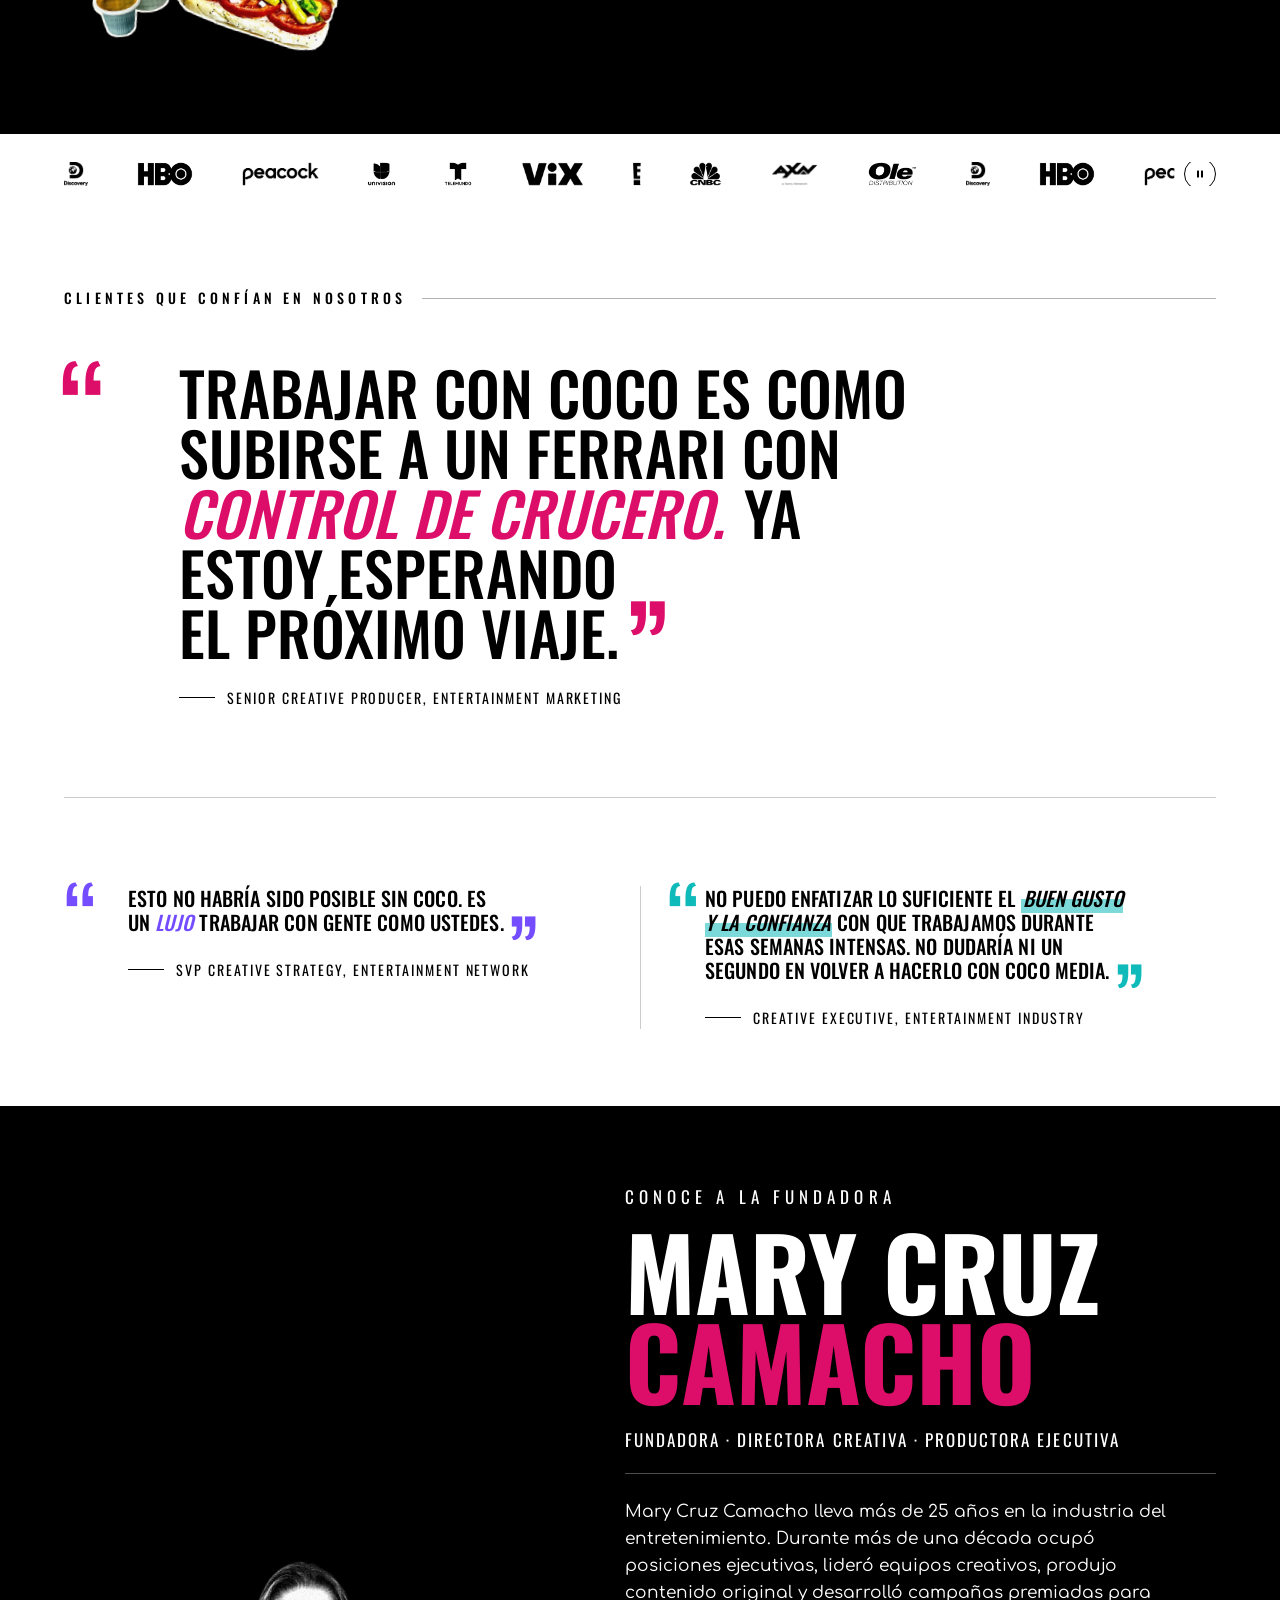
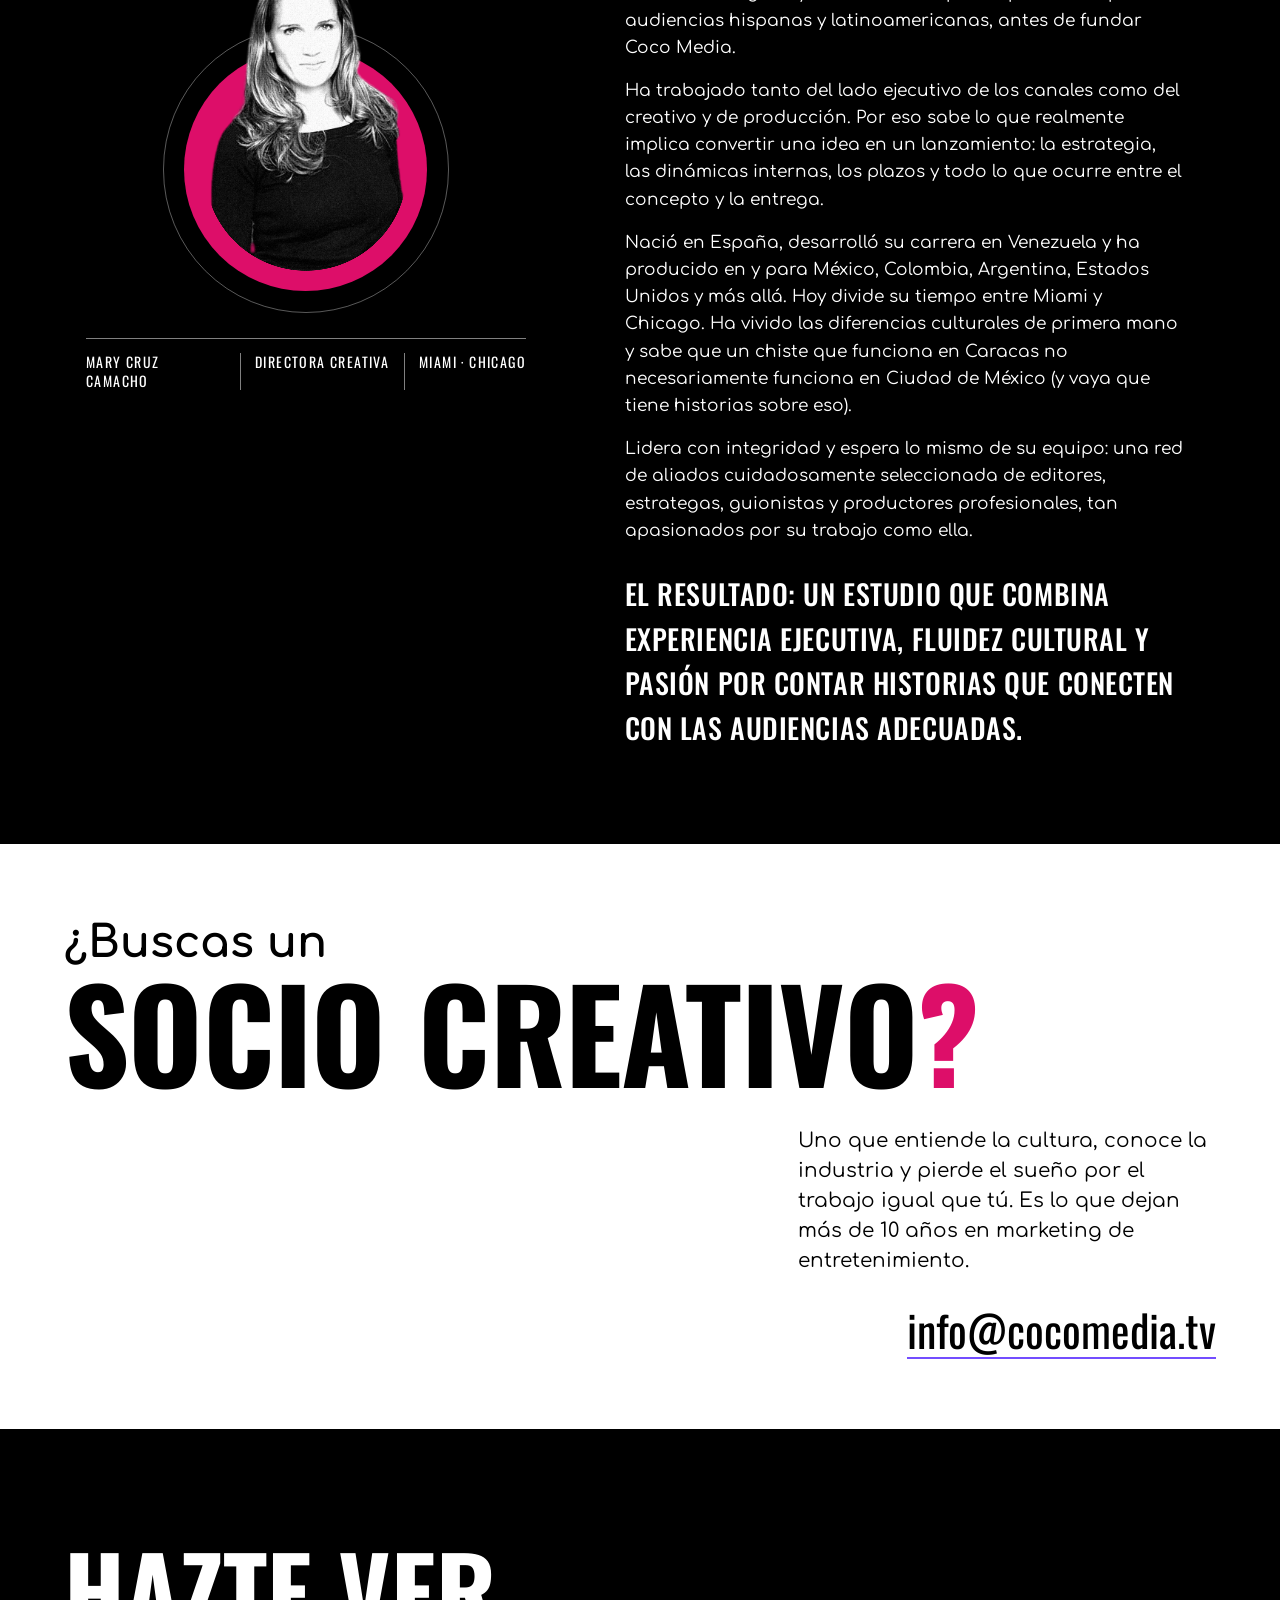
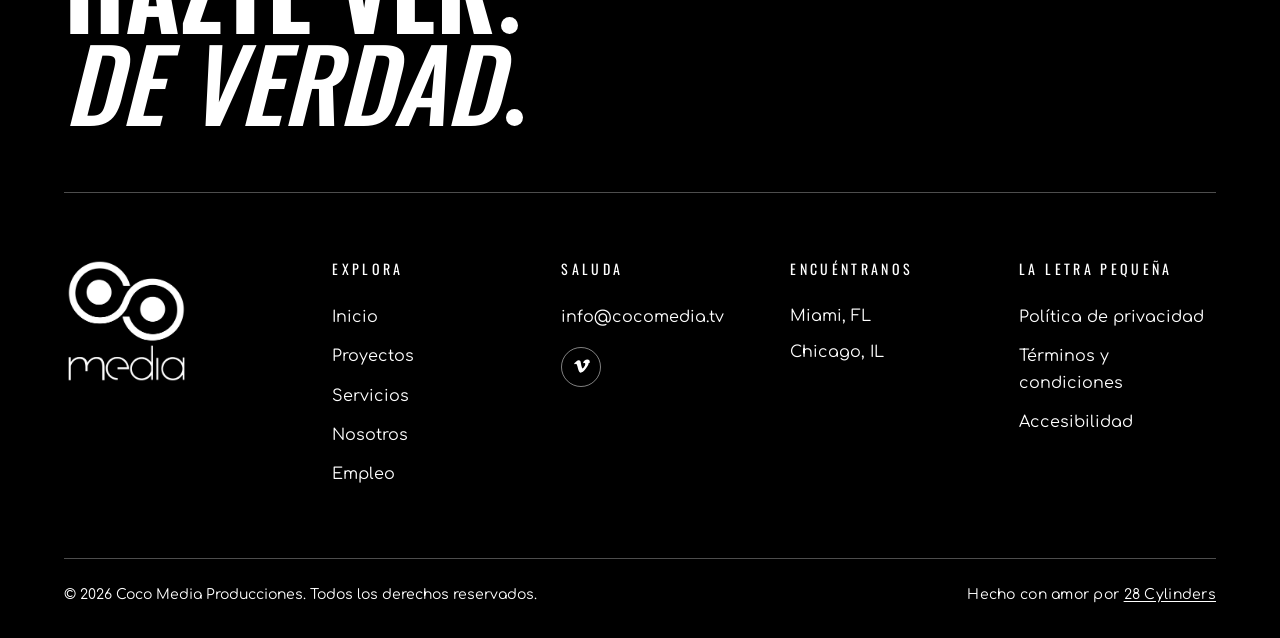
<file: es/nosotros.html>
<!DOCTYPE html>

<html lang="es">
<head>
<meta charset="utf-8">
<meta name="color-scheme" content="light only">
<meta name="viewport" content="width=device-width, initial-scale=1.0">
<title>Sobre Coco Media | Fundadora Mary Cruz Camacho, Miami + Chicago</title>
<meta name="description" content="Coco Media está liderada por su fundadora y directora creativa, Mary Cruz Camacho. Conoce al estudio premiado detrás de más de 10 años de marketing de entretenimiento para audiencias hispanas y latinas.">
<link rel="icon" href="../assets/favicon/favicon.ico">
<link rel="icon" type="image/png" sizes="192x192" href="../assets/favicon/favicon-192.png">
<link rel="apple-touch-icon" href="../assets/favicon/apple-touch-icon.png">
<link rel="preload" href="../assets/fonts/oswald.woff2" as="font" type="font/woff2" crossorigin="">
<link rel="canonical" href="https://cocomedia.tv/es/nosotros.html">
  <link rel="alternate" hreflang="en" href="https://cocomedia.tv/about.html">
  <link rel="alternate" hreflang="es" href="https://cocomedia.tv/es/nosotros.html">
  <link rel="alternate" hreflang="x-default" href="https://cocomedia.tv/about.html">
<meta property="og:title" content="Nosotros | Coco Media">
<meta property="og:description" content="Coco Media está liderada por su fundadora y directora creativa, Mary Cruz Camacho. Conoce al estudio premiado detrás de más de 10 años de marketing de entretenimiento para audiencias hispanas y latinas.">
<meta property="og:type" content="website">
<meta property="og:url" content="https://cocomedia.tv/es/nosotros.html">
<meta property="og:site_name" content="Coco Media">
<meta property="og:image" content="https://cocomedia.tv/assets/brand/og-image.png">
<meta property="og:image:width" content="1200">
<meta property="og:image:height" content="630">
<meta property="og:image:alt" content="Logo de Coco Media">
<meta name="twitter:card" content="summary_large_image">
<meta name="theme-color" content="#000000">
<link rel="stylesheet" href="../css/style.css?v=11121929">
<script>document.documentElement.classList.add('js');</script>
</head>
<body>
<!-- Loading screen (Oct 15): Coco rings draw + spin, then the page fades in. Hidden without JS. -->
<div class="preloader" aria-hidden="true">
<svg class="preloader-mark" viewbox="0 0 280 80">
<circle class="pl-ring pl-ring--white" cx="50" cy="40" r="28"></circle>
<circle class="pl-ring pl-ring--violet" cx="110" cy="40" r="28"></circle>
<circle class="pl-ring pl-ring--teal" cx="170" cy="40" r="28"></circle>
<circle class="pl-ring pl-ring--pink" cx="230" cy="40" r="28"></circle>
<circle class="pl-dot pl-dot--white" cx="50" cy="40" r="9"></circle>
<circle class="pl-dot pl-dot--violet" cx="110" cy="40" r="9"></circle>
<circle class="pl-dot pl-dot--teal" cx="170" cy="40" r="9"></circle>
<circle class="pl-dot pl-dot--pink" cx="230" cy="40" r="9"></circle>
</svg>
</div>
<a class="skip-link" href="#main">Saltar al contenido</a>
<header class="site-header">
<div class="container header-inner">
<a href="index.html" class="logo"><img src="../assets/brand/coco-media-logo-black-dots.png" alt="Coco Media" width="86" height="34" class="logo-img"><img src="../assets/brand/coco-media-logo-white-dots.png" alt="Coco Media" width="86" height="34" class="logo-img logo-img--m"></a>
<nav class="main-nav" aria-label="Principal">
<ul>
<li><a href="index.html">Inicio</a></li>
<li><a href="proyectos.html">Proyectos</a></li>
<li><a href="servicios.html">Servicios</a></li>
<li><a href="nosotros.html" aria-current="page">Nosotros</a></li>
</ul>
</nav>
<!-- Social links: LinkedIn + Instagram hidden until real profile URLs exist (Oct 8) -->
<div class="social-icons">
<a href="https://vimeo.com/mcpani" aria-label="Coco Media en Vimeo" target="_blank" rel="noopener"><svg viewbox="0 0 24 24" aria-hidden="true"><path d="M22.396 7.164c-.093 2.026-1.507 4.799-4.245 8.32-2.828 3.672-5.221 5.508-7.181 5.508-1.214 0-2.24-1.12-3.078-3.36-.562-2.055-1.125-4.111-1.687-6.166-.626-2.242-1.298-3.363-2.016-3.363-.156 0-.703.328-1.64.98l-.983-1.266c1.031-.906 2.047-1.812 3.047-2.719C6.023 4.019 7.213 3.394 7.947 3.325c1.749-.169 2.826.937 3.234 3.315.44 2.573.744 4.172.916 4.797.51 2.312 1.07 3.468 1.687 3.468.478 0 1.198-.755 2.159-2.264.96-1.51 1.474-2.658 1.543-3.444.14-1.303-.376-1.955-1.543-1.955-.55 0-1.116.126-1.699.377 1.128-3.696 3.283-5.492 6.465-5.388 2.362.076 3.475 1.6 3.339 4.576z"></path></svg></a>
<!-- TBD: real LinkedIn URL -->
<!-- TBD: real Instagram URL -->
</div>
<!-- EN/ES toggle: unhide once /es/ pages exist; href points to this page's Spanish counterpart -->
<a class="lang-switch" href="../about.html" hreflang="en" lang="en"><span class="sr-only">View in English: </span>EN</a>
<a href="#cta" class="btn btn-cta">Hablemos</a>
<button class="nav-toggle" aria-label="Abrir o cerrar el menú" aria-expanded="false">
<span></span><span></span><span></span>
</button>
</div>
</header>
<main id="main">
<!-- WHY COCO — moved from Home Oct 15 per Mary Cruz. Copy approved Oct 6.
         Routes graphic = 3 routes from her Oct 15 sketch. -->
<section class="section section--dark" id="why-coco">
<div class="container">
<div class="split-head split-head--top">
<h1 class="display-title">¿Por qué <br>Coco?</h1>
<div class="split-intro why-copy">
<!-- Nov 9: Mary Cruz's original Why Coco copy, approved by Sofi (em dash swapped for a comma per house style). "cuchi" opens a dictionary card like "ponerle coco" on Home. -->
<div class="define-wrap why-kicker-wrap">
<p class="why-kicker">Somos más que un nombre <span role="button" tabindex="0" class="define-trigger" aria-expanded="false" aria-controls="cuchi-def" lang="es">“cuchi”</span>.</p>
<div class="define-card" id="cuchi-def" role="note">
<p class="define-word" lang="es">cu·chi</p>
<p class="define-meta"><em>adjetivo</em> · venezolanismo</p>
<p class="define-def">Lindo, tierno, adorable. <span class="define-note">Como en: <span lang="es">“¡Qué cuchi!”</span></span></p>
</div>
</div>
<p>Somos un estudio boutique con un equipo que, por más de una década, ha creado campañas, tráilers, cortos y contenido detrás de cámaras que conectan historias con audiencias hispanas y latinas en todo el mundo. También hemos ayudado al mundo a descubrir producciones de Latinoamérica y del mercado hispano de EE. UU.</p>
<p>Lo hacemos a nuestra manera: con creatividad, con ojo visual y con emoción. Entendemos que nuestra audiencia no es un solo grupo; abarca países, generaciones, costumbres y experiencias.</p>
<p>Por eso es clave vivir la cultura desde adentro. Súmale años de experiencia en la industria y el ritmo vertiginoso de este negocio, sin perder el hilo ni el sentido del humor.</p>
<p>Construimos relaciones, no solo proyectos. Muchos de nuestros clientes se han convertido en aliados de largo plazo.</p>
<p class="why-close">Campañas premiadas. Cero drama. Y sí, un nombre <span lang="es">“cuchi”</span>.</p>
<p class="based-in">Con sede en <span>Miami · Chicago</span></p>
</div>
</div>
<div class="routes">
<div class="routes-cols" aria-hidden="true"><span>Dónde empieza</span><span>A quién llega</span></div>
<svg class="routes-map" viewbox="0 0 1000 480" role="img" aria-label="Tres rutas pasan por Coco Media: cualquier producción, de cualquier cultura, hacia audiencias hispanas y latinas; producciones hispanas y latinas hacia el mundo; producciones hispanas y latinas hacia audiencias hispanas y latinas.">
<circle class="ring" cx="500" cy="240" r="120"></circle>
<circle class="ring" cx="500" cy="240" r="190"></circle>
<path id="r1" class="route" stroke="#734DFF" d="M230 90 C 360 90, 420 240, 500 240 S 640 90, 770 90"></path>
<path id="r2" class="route" stroke="#DD0E69" d="M230 240 C 360 240, 420 240, 500 240 S 640 240, 770 240"></path>
<path id="r3" class="route" stroke="#0FBABA" d="M230 390 C 360 390, 420 240, 500 240 S 640 390, 770 390"></path>
<circle cx="230" cy="90" r="9" fill="#734DFF"></circle><circle cx="770" cy="90" r="9" fill="#734DFF"></circle>
<circle cx="230" cy="240" r="9" fill="#DD0E69"></circle><circle cx="770" cy="240" r="9" fill="#DD0E69"></circle>
<circle cx="230" cy="390" r="9" fill="#0FBABA"></circle><circle cx="770" cy="390" r="9" fill="#0FBABA"></circle>
<circle class="mover" r="6" fill="#FFFFFF"><animatemotion dur="4s" repeatcount="indefinite" begin="0s"><mpath href="#r1"></mpath></animatemotion></circle>
<circle class="mover" r="6" fill="#FFFFFF"><animatemotion dur="4s" repeatcount="indefinite" begin="-1.33s"><mpath href="#r2"></mpath></animatemotion></circle>
<circle class="mover" r="6" fill="#FFFFFF"><animatemotion dur="4s" repeatcount="indefinite" begin="-2.66s"><mpath href="#r3"></mpath></animatemotion></circle>
<circle cx="482" cy="240" r="40" fill="#0FBABA"></circle>
<circle cx="518" cy="240" r="40" fill="#DD0E69" style="mix-blend-mode:screen"></circle>
<text x="500" y="312" text-anchor="middle" class="hub-label">Coco</text>
<text x="210" y="84" text-anchor="end"><tspan x="210">Toda producción,</tspan><tspan x="210" dy="20">toda cultura</tspan></text>
<text x="210" y="234" text-anchor="end"><tspan x="210">Producciones</tspan><tspan x="210" dy="20">hispanas + latinas</tspan></text>
<text x="210" y="384" text-anchor="end"><tspan x="210">Producciones</tspan><tspan x="210" dy="20">hispanas + latinas</tspan></text>
<text x="790" y="84"><tspan x="790">Audiencias</tspan><tspan x="790" dy="20">hispanas + latinas</tspan></text>
<text x="790" y="246">El mundo</text>
<text x="790" y="384"><tspan x="790">Audiencias</tspan><tspan x="790" dy="20">hispanas + latinas</tspan></text>
</svg>
<ul class="routes-list">
<li>Cualquier producción, cualquier cultura<span><i style="background:#734DFF"></i>→ Audiencias hispanas + latinas</span></li>
<li>Producciones hispanas + latinas<span><i style="background:#DD0E69"></i>→ El mundo</span></li>
<li>Producciones hispanas + latinas<span><i style="background:#0FBABA"></i>→ Audiencias hispanas + latinas</span></li>
</ul>
</div>
</div>
</section>
<!-- WHAT MAKES US DIFFERENT — Oct 15. Cards 1, 3, 4 = Mary Cruz's doc copy (house style: no em dash, & to +).
         Card 2 rewritten (original referenced TPN, which Coco does not hold). Intro line dropped (Why Coco covers it). -->
<section class="section section--light" id="differentiators">
<div class="container">
<h2 class="display-title">Lo que nos <br>hace diferentes</h2>
<div class="diff-grid">
<div class="diff-item diff-item--teal">
<h3>Cultura desde adentro</h3>
<p>Hablamos el idioma, literal y culturalmente. Conocemos los matices, códigos, referencias y ritmos. Sabemos cómo hacer que el contenido conecte de forma auténtica con cada mercado hispano en EE. UU. y Latinoamérica, sin clichés ni estereotipos.</p>
</div>
<div class="diff-item diff-item--violet">
<h3>Solidez operativa</h3>
<p>Seguimos los estándares de seguridad y calidad de la industria, basados en las mejores prácticas de TPN+. Grandes lanzamientos, plazos ajustados, cero sorpresas.</p>
</div>
<div class="diff-item diff-item--pink">
<h3>Liderazgo + ejecución de confianza</h3>
<p>Nuestro liderazgo suma más de 25 años de experiencia en la industria del entretenimiento, incluido tiempo dentro de canales de TV y streaming reconocidos regional y globalmente. Esa mirada define cómo pensamos, creamos y ejecutamos.</p>
</div>
<div class="diff-item diff-item--black" id="recognition">
<div class="award-snacks award-snacks--card" aria-hidden="true">
<img class="award-cutout award-cutout--hamburg" src="../assets/about/award-hamburg.webp" width="748" height="741" alt="" loading="lazy">
<img class="award-cutout award-cutout--telly" src="../assets/about/award-telly.webp" width="388" height="1098" alt="" loading="lazy">
</div>
<h3>Trabajo premiado</h3>
<p>Premios internacionales reconocen nuestro trabajo en certámenes como el Hamburg World Media Festival, los Global Entertainment Awards y los Telly Awards.</p>
</div>
</div>
</div>
</section>
<!-- OUR HUBS — copy + design unchanged per brief. Animated map is deferred
         post-launch; Sofi to provide a new map asset before this gets rebuilt. -->
<section class="section section--dark" id="hubs">
<div class="container hubs-grid">
<div class="hubs-copy">
<h2 class="display-title">Nuestras <br>sedes</h2>
<p>Miami es el centro creativo y comercial de los medios hispanos en EE. UU. Chicago alberga una de las comunidades latinas más grandes e influyentes del país. Juntas, nos dan acceso directo a las tendencias culturales, las relaciones en la industria y el conocimiento del público que más les importan a las marcas de entretenimiento que buscan llegar a la audiencia hispana.</p>
<p>Y eso sin contar el acceso ilimitado a coladas y hot dogs.</p>
<!-- Collage cutouts (Oct 15): colada + Chicago dog next to the line that mentions them. Decorative. -->
<div class="hubs-snacks" aria-hidden="true">
<img class="hubs-cutout hubs-cutout--colada" src="../assets/about/hubs-colada.webp" width="688" height="650" alt="" loading="lazy">
<img class="hubs-cutout hubs-cutout--hotdog" src="../assets/about/hubs-hotdog.webp" width="948" height="620" alt="" loading="lazy">
</div>
</div>
<!-- PLACEHOLDER map (Oct 8): Sofi's colorful US map, to be replaced by a final map asset. Pins positioned in % of the image. -->
<figure class="hubs-map">
<picture>
<source srcset="../assets/about/us-map-placeholder.webp" type="image/webp">
<img src="../assets/about/us-map-placeholder.png" width="1625" height="996" alt="Mapa de Estados Unidos con las dos sedes de Coco Media marcadas: Chicago, Illinois, y Miami, Florida." loading="lazy">
</picture>
<span aria-hidden="true" class="map-pin" style="--x:65.5%;--y:36%"><span class="map-pin-label">Chicago, IL</span></span>
<span aria-hidden="true" class="map-pin map-pin--pink" style="--x:84.4%;--y:96.1%"><span class="map-pin-label">Miami, FL</span></span>
</figure>
</div>
</section>
<!-- CLIENT LOGO STRIP — moved here from Services Oct 15 (Home keeps its own copy) -->
<section class="section section--light" id="proof" aria-label="Cadenas y estudios con los que hemos trabajado">
<div class="container">
<div class="logo-marquee">
<button type="button" class="marquee-pause" aria-label="Pausar el carrusel de logos" aria-pressed="false">
<svg class="icon-pause" viewbox="0 0 24 24" aria-hidden="true"><rect x="6" y="5" width="4" height="14" rx="1"></rect><rect x="14" y="5" width="4" height="14" rx="1"></rect></svg>
<svg class="icon-play" viewbox="0 0 24 24" aria-hidden="true"><path d="M8 5.5v13a1 1 0 0 0 1.5.86l10.5-6.5a1 1 0 0 0 0-1.72L9.5 4.64A1 1 0 0 0 8 5.5z"></path></svg>
</button>
<div class="logo-marquee-track">
<!-- logo set x4: only the first set is read by screen readers; copies make each half wider than the screen so the loop never shows a gap -->
<img src="../assets/clients/discovery.png" alt="Discovery" title="Discovery">
<img src="../assets/clients/hbo.png" alt="HBO" title="HBO">
<img src="../assets/clients/peacock.png" alt="Peacock" title="Peacock">
<img src="../assets/clients/univision.png" alt="Univision" title="Univision">
<img src="../assets/clients/telemundo.png" alt="Telemundo" title="Telemundo">
<img src="../assets/clients/vix.png" alt="ViX" title="ViX">
<img src="../assets/clients/e-entertainment.png" alt="E!" title="E!">
<img src="../assets/clients/cnbc.png" alt="CNBC" title="CNBC">
<img src="../assets/clients/axn.png" alt="AXN" title="AXN">
<img src="../assets/clients/ole-distribution.png" alt="Ole Distribution" title="Ole Distribution">
<img src="../assets/clients/discovery.png" alt="" aria-hidden="true">
<img src="../assets/clients/hbo.png" alt="" aria-hidden="true">
<img src="../assets/clients/peacock.png" alt="" aria-hidden="true">
<img src="../assets/clients/univision.png" alt="" aria-hidden="true">
<img src="../assets/clients/telemundo.png" alt="" aria-hidden="true">
<img src="../assets/clients/vix.png" alt="" aria-hidden="true">
<img src="../assets/clients/e-entertainment.png" alt="" aria-hidden="true">
<img src="../assets/clients/cnbc.png" alt="" aria-hidden="true">
<img src="../assets/clients/axn.png" alt="" aria-hidden="true">
<img src="../assets/clients/ole-distribution.png" alt="" aria-hidden="true">
<img src="../assets/clients/discovery.png" alt="" aria-hidden="true">
<img src="../assets/clients/hbo.png" alt="" aria-hidden="true">
<img src="../assets/clients/peacock.png" alt="" aria-hidden="true">
<img src="../assets/clients/univision.png" alt="" aria-hidden="true">
<img src="../assets/clients/telemundo.png" alt="" aria-hidden="true">
<img src="../assets/clients/vix.png" alt="" aria-hidden="true">
<img src="../assets/clients/e-entertainment.png" alt="" aria-hidden="true">
<img src="../assets/clients/cnbc.png" alt="" aria-hidden="true">
<img src="../assets/clients/axn.png" alt="" aria-hidden="true">
<img src="../assets/clients/ole-distribution.png" alt="" aria-hidden="true">
<img src="../assets/clients/discovery.png" alt="" aria-hidden="true">
<img src="../assets/clients/hbo.png" alt="" aria-hidden="true">
<img src="../assets/clients/peacock.png" alt="" aria-hidden="true">
<img src="../assets/clients/univision.png" alt="" aria-hidden="true">
<img src="../assets/clients/telemundo.png" alt="" aria-hidden="true">
<img src="../assets/clients/vix.png" alt="" aria-hidden="true">
<img src="../assets/clients/e-entertainment.png" alt="" aria-hidden="true">
<img src="../assets/clients/cnbc.png" alt="" aria-hidden="true">
<img src="../assets/clients/axn.png" alt="" aria-hidden="true">
<img src="../assets/clients/ole-distribution.png" alt="" aria-hidden="true">
</div>
</div>
</div>
</section>
<!-- TESTIMONIALS — editorial pass Oct 15: magazine pull-quote treatment in brand fonts only (Oswald lead, Comfortaa supporting, pink highlight),
         one lead quote + two supporting. TPN card already removed, do not reintroduce. -->
<section class="section section--light" id="testimonials" style="position:relative; overflow:hidden">
<div class="container">
<h2 class="ed-eyebrow">Clientes que confían en nosotros</h2>
<figure class="quote quote--lead">
<blockquote><p>Trabajar con Coco es como subirse a un Ferrari con <em class="ed-accent">control de crucero.</em> Ya estoy esperando el próximo <span class="q-end">viaje.</span></p></blockquote>
<figcaption lang="en">Senior Creative Producer, Entertainment Marketing</figcaption>
<!-- Ferrari cutout: drives through the gap under the quote while it scrolls by. Decorative. -->
<img class="quote-car" src="../assets/about/ferrari.webp" width="948" height="415" alt="" aria-hidden="true" loading="lazy">
</figure>
<div class="quote-pair">
<figure class="quote quote--violet">
<blockquote><p>Esto no habría sido posible sin Coco. Es un <em class="ed-accent ed-accent--violet">lujo</em> trabajar con gente como <span class="q-end">ustedes.</span></p></blockquote>
<figcaption lang="en">SVP Creative Strategy, Entertainment Network</figcaption>
</figure>
<figure class="quote quote--teal">
<blockquote><p>No puedo enfatizar lo suficiente el <em class="ed-accent ed-accent--teal">buen gusto y la confianza</em> con que trabajamos durante esas semanas intensas. No dudaría ni un segundo en volver a hacerlo con Coco <span class="q-end">Media.</span></p></blockquote>
<figcaption lang="en">Creative Executive, Entertainment Industry</figcaption>
</figure>
</div>
</div>
</section>
<!-- MEET THE FOUNDER — bio is longer than the original Wix version, layout
         needs to account for that. Use an older photo of Mary Cruz (her preference). -->
<section class="section section--dark" id="founder">
<div class="container founder-grid">
<figure class="founder-photo">
<div class="founder-frame">
<span class="founder-orb" aria-hidden="true"></span>
<img src="../assets/about/founder-mary-cruz.webp" width="546" height="912" alt="Mary Cruz Camacho, fundadora de Coco Media" loading="lazy">
</div>
<figcaption class="founder-bar">
<span>Mary Cruz Camacho</span>
<span>Directora creativa</span>
<span>Miami · Chicago</span>
</figcaption>
</figure>
<div class="founder-copy">
<p class="founder-eyebrow">Conoce a la fundadora</p>
<h2 class="founder-name">Mary Cruz<br><em>Camacho</em></h2>
<p class="founder-role">Fundadora · Directora creativa · Productora ejecutiva</p>
<!-- Nov 10: bio updated with Mary Cruz's adjustments (Ajustes WEB en español). -->
<p>Mary Cruz Camacho lleva más de 25 años en la industria del entretenimiento. Durante más de una década ocupó posiciones ejecutivas, lideró equipos creativos, produjo contenido original y desarrolló campañas premiadas para audiencias hispanas y latinoamericanas, antes de fundar Coco Media.</p>
<p>Ha trabajado tanto del lado ejecutivo de los canales como del creativo y de producción. Por eso sabe lo que realmente implica convertir una idea en un lanzamiento: la estrategia, las dinámicas internas, los plazos y todo lo que ocurre entre el concepto y la entrega.</p>
<p>Nació en España, desarrolló su carrera en Venezuela y ha producido en y para México, Colombia, Argentina, Estados Unidos y más allá. Hoy divide su tiempo entre Miami y Chicago. Ha vivido las diferencias culturales de primera mano y sabe que un chiste que funciona en Caracas no necesariamente funciona en Ciudad de México (y vaya que tiene historias sobre eso).</p>
<p>Lidera con integridad y espera lo mismo de su equipo: una red de aliados cuidadosamente seleccionada de editores, estrategas, guionistas y productores profesionales, tan apasionados por su trabajo como ella.</p>
<p class="founder-close">El resultado: un estudio que combina experiencia ejecutiva, fluidez cultural y pasión por contar historias que conecten con las audiencias adecuadas.</p>
</div>
</div>
</section>
<!-- ABOUT CTA -->
<section class="section section--light cta-ed" id="cta">
<div class="container">
<h2 class="cta-ed-title"><span class="cta-ed-lead">¿Buscas un</span> <span class="cta-ed-big">socio creativo<span class="cta-ed-q">?</span></span></h2>
<p class="cta-ed-body">Uno que entiende la cultura, conoce la industria y pierde el sueño por el trabajo igual que tú. Es lo que dejan más de 10 años en marketing de entretenimiento.</p>
<div class="cta-contact">
<a class="cta-email js-email" data-user="info" data-domain="cocomedia.tv" href="#cta">Escríbenos</a>
<noscript><p class="cta-email-plain">info [arroba] cocomedia [punto] tv</p></noscript>
</div>
</div>
</section>
</main>
<footer class="site-footer">
<div class="container">
<div class="footer-top">
<p class="footer-tagline">Hazte ver<span class="round-dot"><span class="sr-only">.</span></span><br><em>De verdad<span class="round-dot"><span class="sr-only">.</span></span></em></p>
</div>
<div class="footer-cols">
<div class="footer-col footer-brand-col"><img class="footer-logo-img" src="../assets/brand/coco-media-logo-white.png" alt="Coco Media" width="59" height="60"></div>
<nav class="footer-col footer-nav" aria-label="Pie de página">
<p class="footer-label">Explora</p>
<ul>
<li><a href="index.html">Inicio</a></li>
<li><a href="proyectos.html">Proyectos</a></li>
<li><a href="servicios.html">Servicios</a></li>
<li><a href="nosotros.html">Nosotros</a></li>
<li><a href="../careers.html">Empleo</a></li>
</ul>
</nav>
<div class="footer-col">
<p class="footer-label">Saluda</p>
<ul>
<li><a class="js-email" data-user="info" data-domain="cocomedia.tv" href="#main">Escríbenos</a></li>
<li class="footer-social">
<a href="https://vimeo.com/mcpani" aria-label="Coco Media en Vimeo" target="_blank" rel="noopener"><svg viewbox="0 0 24 24" aria-hidden="true"><path d="M22.396 7.164c-.093 2.026-1.507 4.799-4.245 8.32-2.828 3.672-5.221 5.508-7.181 5.508-1.214 0-2.24-1.12-3.078-3.36-.562-2.055-1.125-4.111-1.687-6.166-.626-2.242-1.298-3.363-2.016-3.363-.156 0-.703.328-1.64.98l-.983-1.266c1.031-.906 2.047-1.812 3.047-2.719C6.023 4.019 7.213 3.394 7.947 3.325c1.749-.169 2.826.937 3.234 3.315.44 2.573.744 4.172.916 4.797.51 2.312 1.07 3.468 1.687 3.468.478 0 1.198-.755 2.159-2.264.96-1.51 1.474-2.658 1.543-3.444.14-1.303-.376-1.955-1.543-1.955-.55 0-1.116.126-1.699.377 1.128-3.696 3.283-5.492 6.465-5.388 2.362.076 3.475 1.6 3.339 4.576z"></path></svg></a>
<!-- LinkedIn + Instagram: add here once URLs exist (same markup, aria-label "Coco Media on LinkedIn/Instagram") -->
</li>
</ul>
</div>
<div class="footer-col">
<p class="footer-label">Encuéntranos</p>
<ul>
<li>Miami, FL</li>
<li>Chicago, IL</li>
</ul>
</div>
<nav class="footer-col footer-legal" aria-label="Legal">
<p class="footer-label">La letra pequeña</p>
<ul>
<li><a href="../privacy.html">Política de privacidad</a></li>
<li><a href="../terms.html">Términos y condiciones</a></li>
<li><a href="../accessibility.html">Accesibilidad</a></li>
</ul>
</nav>
</div>
<div class="footer-bottom">
<p class="footer-copyright">© <span id="year"></span> Coco Media Producciones. Todos los derechos reservados.</p>
<p class="footer-credit">Hecho con amor por <a href="https://28cylinders.com" target="_blank" rel="noopener">28 Cylinders</a></p>
</div>
</div>
</footer>
<script src="../js/main.js?v=11121929"></script>
</body>
</html>
</file>
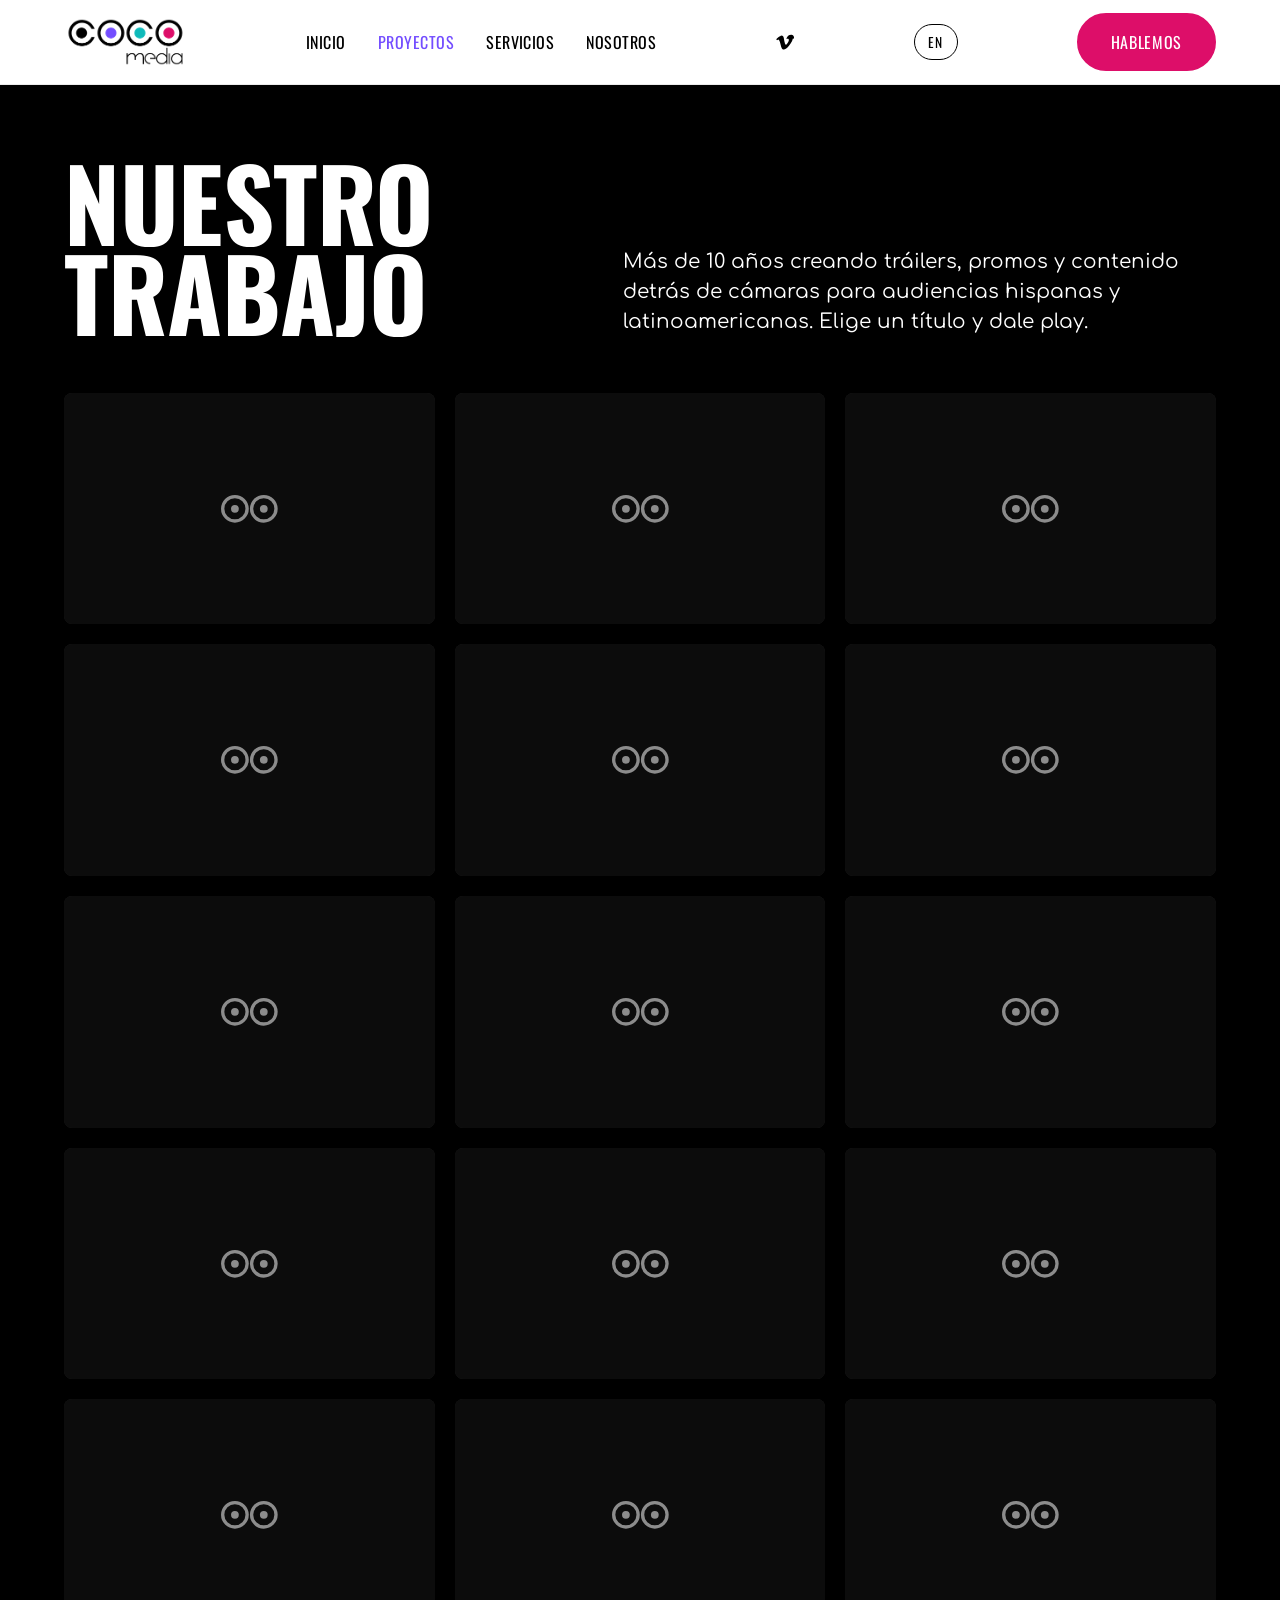
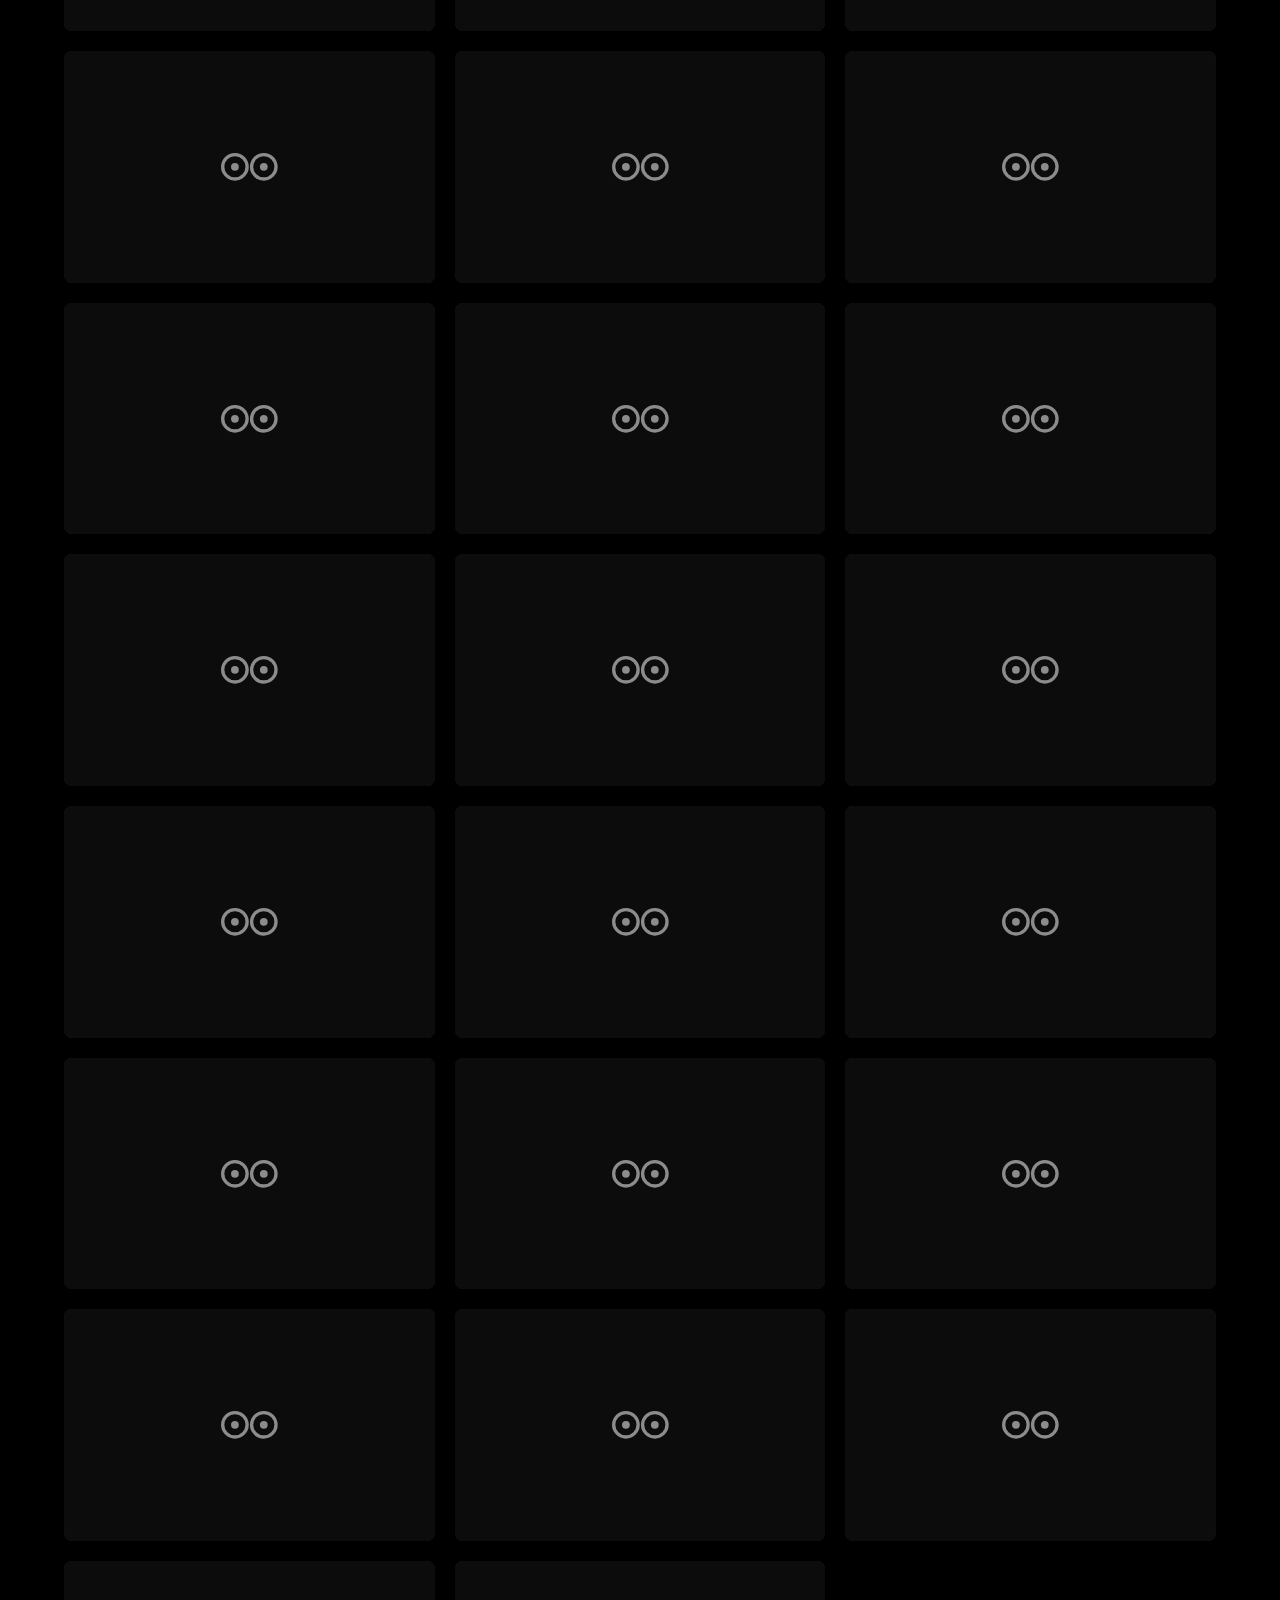
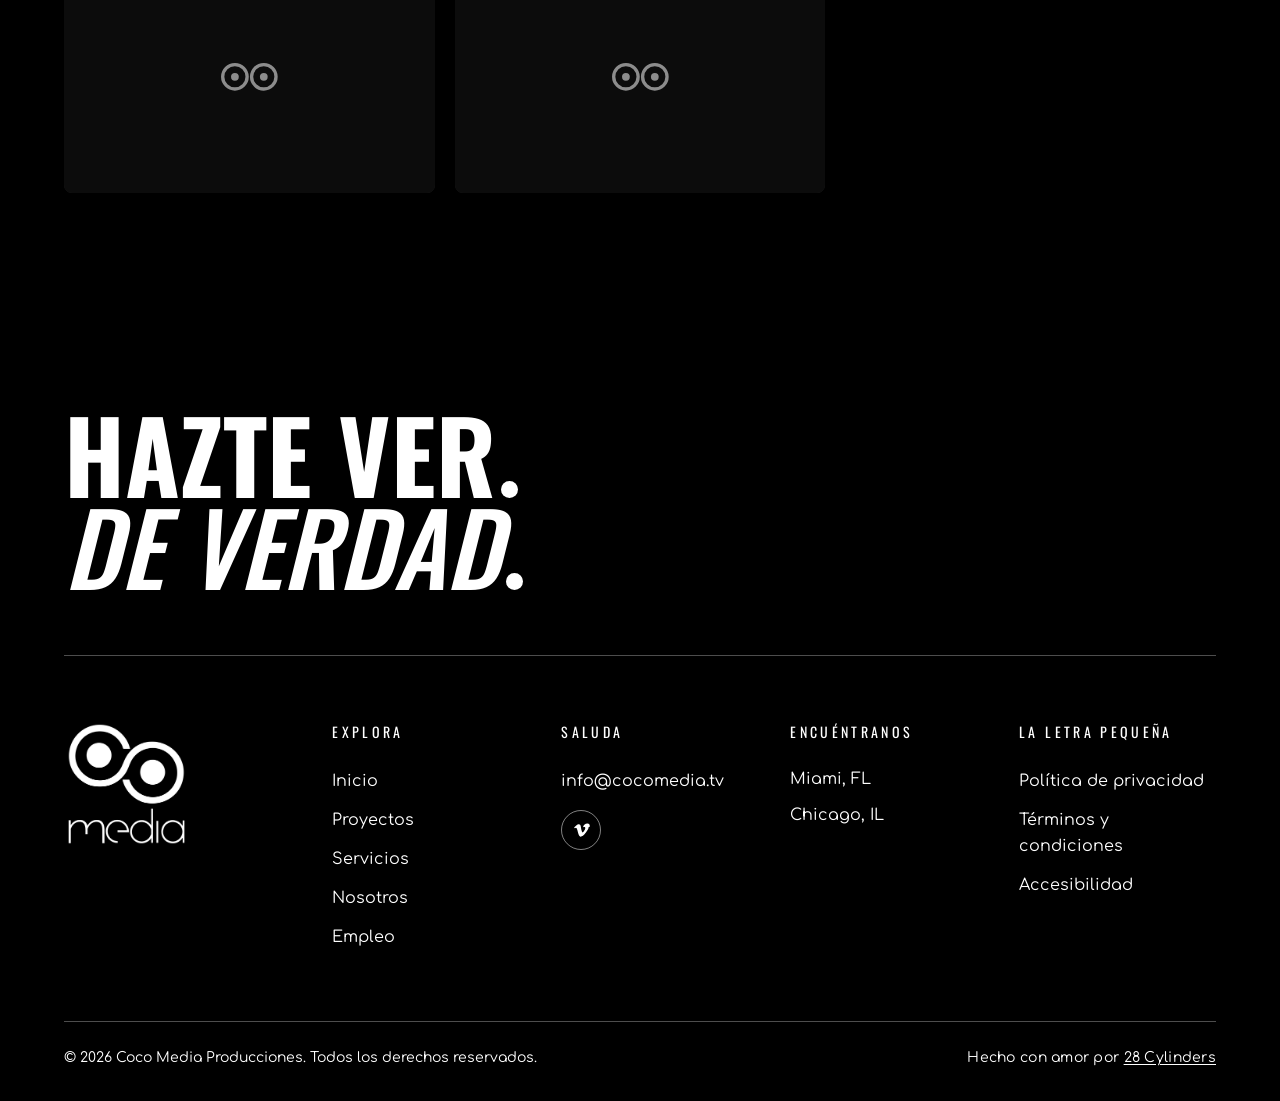
<file: es/proyectos.html>
<!DOCTYPE html>

<html lang="es">
<head>
<meta charset="utf-8">
<meta name="color-scheme" content="light only">
<meta name="viewport" content="width=device-width, initial-scale=1.0">
<title>Nuestro trabajo | Tráilers, promos + detrás de cámaras | Coco Media</title>
<meta name="description" content="Una selección del trabajo de marketing de entretenimiento y posproducción de Coco Media para Telemundo, VIX+ y otras plataformas premium.">
<meta property="og:title" content="Nuestro trabajo | Coco Media">
<meta property="og:description" content="Trabajo de marketing de entretenimiento y posproducción para Telemundo, VIX+ y otras plataformas premium.">
<meta property="og:type" content="website">
<meta property="og:url" content="https://cocomedia.tv/es/proyectos.html">
<link rel="icon" href="../assets/favicon/favicon.ico">
<link rel="icon" type="image/png" sizes="192x192" href="../assets/favicon/favicon-192.png">
<link rel="apple-touch-icon" href="../assets/favicon/apple-touch-icon.png">
<link rel="preconnect" href="https://vimeo.com">
<link rel="preconnect" href="https://i.vimeocdn.com">
<link rel="preconnect" href="https://player.vimeo.com">
<link rel="preload" href="../assets/fonts/oswald.woff2" as="font" type="font/woff2" crossorigin="">
<link rel="canonical" href="https://cocomedia.tv/es/proyectos.html">
  <link rel="alternate" hreflang="en" href="https://cocomedia.tv/projects.html">
  <link rel="alternate" hreflang="es" href="https://cocomedia.tv/es/proyectos.html">
  <link rel="alternate" hreflang="x-default" href="https://cocomedia.tv/projects.html">
<meta property="og:site_name" content="Coco Media">
<meta property="og:image" content="https://cocomedia.tv/assets/brand/og-image.png">
<meta property="og:image:width" content="1200">
<meta property="og:image:height" content="630">
<meta property="og:image:alt" content="Logo de Coco Media">
<meta name="twitter:card" content="summary_large_image">
<meta name="theme-color" content="#000000">
<link rel="stylesheet" href="../css/style.css?v=11121929">
<style>
  /* ==========================================================================
     Projects app — scoped under .projects-app so it can't leak into or
     collide with the shared site stylesheet (both define .card, for example).
     Fonts and brand colors reuse the shared @import + :root tokens from
     css/style.css rather than redeclaring them. Ported Sept 24, 2026 from
     Sofi's standalone Wix-iframe version: the grid/filter/detail behavior is
     unchanged, but the iframe postMessage/resize plumbing is gone (this is a
     normal page now, not an embed), gradients are flattened to solid brand
     colors per the site-wide "no gradients" direction, and the always-gray
     loading label is now solid white to hold the no-gray-text rule. Card
     hover washes rotate teal/violet/pink to echo the ring-frame color
     rotation used elsewhere on the site. */
  .projects-app, .projects-app *, .projects-app *::before, .projects-app *::after { margin: 0; padding: 0; }
  .projects-app {
    background: var(--color-black);
    color: var(--color-white);
    font-family: var(--font-body);
  }

  /* GRID */
  .projects-app .grid-wrap { max-width: 1200px; margin: 0 auto; padding: 72px 24px 100px; }
  .projects-app .grid-header { max-width: none; margin-bottom: clamp(2rem, 5vw, 3.5rem); }
  .projects-app .grid-header h1.legacy-unused { font-family: var(--font-heading); font-size: clamp(36px,6vw,72px); font-weight: 700; text-transform: uppercase; letter-spacing: .04em; line-height: 1; color: var(--color-white); margin-bottom: 20px; }
  .projects-app .grid-header p.legacy-unused { font-size: clamp(14px,1.5vw,17px); color: var(--color-white); line-height: 1.8; margin: 0; }

  /* FILTER BAR */
  .projects-app .filter-bar { display: flex; align-items: center; gap: 16px; margin-bottom: 52px; padding-bottom: 40px; border-bottom: 1px solid rgba(255,255,255,.07); flex-wrap: wrap; }
  /* Hidden Sept 25 per Sofi — not enough projects yet for genre/type
     filtering to be useful. Markup + JS (buildFilters/applyFilters etc.)
     are untouched, so re-enabling later is just deleting this one rule. */
  .projects-app .filter-bar { display: none; }
  .projects-app .filter-select-wrap { position: relative; }
  .projects-app .filter-select {
    appearance: none; -webkit-appearance: none;
    background-color: transparent;
    background-image: url("data:image/svg+xml,%3Csvg xmlns='http://www.w3.org/2000/svg' width='10' height='6' viewBox='0 0 10 6'%3E%3Cpath d='M0 0l5 6 5-6z' fill='rgba(255,255,255,0.4)'/%3E%3C/svg%3E");
    background-repeat: no-repeat;
    background-position: right 14px center;
    border: 1px solid rgba(255,255,255,.15);
    color: var(--color-white);
    font-family: var(--font-body);
    font-size: 12px; font-weight: 700;
    letter-spacing: .08em; text-transform: uppercase;
    padding: 10px 40px 10px 16px;
    border-radius: 4px; cursor: pointer;
    transition: border-color .2s;
    min-width: 160px;
  }
  .projects-app .filter-select:focus { outline: none; border-color: var(--color-violet); }
  .projects-app .filter-select option { background: #1a1a1a; color: var(--color-white); text-transform: none; letter-spacing: 0; font-size: 13px; }
  .projects-app .filter-select.active { border-color: var(--color-violet); color: var(--color-white); }
  .projects-app .filter-clear { background: none; border: none; color: var(--color-white); font-family: var(--font-body); font-size: 11px; font-weight: 700; letter-spacing: .08em; text-transform: uppercase; cursor: pointer; padding: 0; transition: color .2s; display: none; }
  .projects-app .filter-clear:hover { color: var(--color-pink); }

  /* CARDS */
  .projects-app .project-grid { display: grid; grid-template-columns: repeat(3,1fr); gap: 20px; }
  @media(max-width:767px){ .projects-app .project-grid { grid-template-columns: 1fr; } .projects-app .filter-select { min-width: 100%; } .projects-app .filter-bar { gap: 12px; } }
  .projects-app .card { position: relative; cursor: pointer; border-radius: 8px; overflow: hidden; aspect-ratio: 16/10; background: #1a1a1a; transition: box-shadow .3s, transform .3s; }
  .projects-app .card:hover { transform: translateY(-4px); box-shadow: 0 12px 32px rgba(0,0,0,.5); }
  .projects-app .card img { width: 100%; height: 100%; object-fit: cover; display: block; transition: transform .4s; }
  .projects-app .card:hover img { transform: scale(1.04); }
  .projects-app .card-thumb-loading .thumb-mark { width: 18%; height: auto; opacity: 0.9; }
  .projects-app .card-thumb-loading { width: 100%; height: 100%; background: #141414; display: flex; align-items: center; justify-content: center; }
  .projects-app .card-thumb-loading span { color: var(--color-white); font-size: 11px; letter-spacing: .1em; text-transform: uppercase; }
  /* Flat scrim, not a gradient — brightens slightly on hover with a solid
     brand-color wash that rotates teal / violet / pink across the grid. */
  .projects-app .card-overlay { position: absolute; inset: 0; background: rgba(0,0,0,.4); transition: background .35s; }
  .projects-app .card:hover .card-overlay { background: rgba(115,77,255,.85); }
  .projects-app .card:nth-child(3n+2):hover .card-overlay { background: rgba(15,186,186,.85); }
  .projects-app .card:nth-child(3n):hover .card-overlay { background: rgba(221,14,105,.85); }
  .projects-app .card-hover-label { position: absolute; inset: 0; display: flex; flex-direction: column; align-items: center; justify-content: center; padding: 24px; text-align: center; opacity: 0; transform: translateY(8px); transition: opacity .3s, transform .3s; }
  .projects-app .card:hover .card-hover-label { opacity: 1; transform: translateY(0); }
  .projects-app .card-hover-label h2, .projects-app .card-hover-label h3 { font-family: var(--font-heading); font-size: clamp(15px,2vw,22px); font-weight: 600; text-transform: uppercase; letter-spacing: .04em; color: var(--color-white); line-height: 1.2; margin: 0; }
  .projects-app .card-hover-label .card-type-tag { font-family: var(--font-body); font-size: 11px; letter-spacing: .12em; text-transform: uppercase; color: var(--color-white); margin-top: 8px; }
  .projects-app .card-hover-label .rule { width: 32px; height: 2px; background: var(--color-white); border-radius: 2px; margin-top: 14px; }

  /* NO RESULTS */
  .projects-app .no-results { text-align: center; padding: 80px 24px; color: var(--color-white); font-family: var(--font-heading); font-size: 18px; letter-spacing: .1em; text-transform: uppercase; display: none; }

  /* DETAIL — pure white background per Sofi's Sept 24 feedback ("the
     background should be pure white and the hierarchy of words is not
     super clear"). #page-grid stays dark; #page-detail flips to a light
     section with its own black/white text rules below. Brand teal fails
     AA contrast on white (~2.4:1) so it's kept as a decorative accent
     (dot, chip) rather than body text color; violet and pink both clear
     4.5:1 on white and are kept as label accents. */
  .projects-app #page-detail { background: var(--color-white); color: var(--color-black); }
  .projects-app .detail-wrap { max-width: 860px; margin: 0 auto; padding: 60px 24px 100px; }
  .projects-app .btn-back { background: none; border: none; cursor: pointer; display: inline-flex; align-items: center; gap: 8px; color: var(--color-black); font-family: var(--font-body); font-size: 13px; font-weight: 700; letter-spacing: .08em; text-transform: uppercase; margin-bottom: 40px; padding: 0; transition: opacity .2s; }
  .projects-app .btn-back:hover { opacity: .6; }

  .projects-app .detail-info { margin-bottom: 36px; max-width: 680px; }
  .projects-app .detail-meta { display: flex; align-items: center; gap: 12px; margin-bottom: 12px; }
  .projects-app .detail-client { display: inline-flex; align-items: center; gap: 8px; font-size: 12px; font-weight: 700; letter-spacing: .14em; text-transform: uppercase; color: var(--color-black); }
  .projects-app .detail-client::before { content: ""; width: 7px; height: 7px; border-radius: 50%; background: var(--color-teal); flex-shrink: 0; }
  .projects-app .detail-year { font-size: 11px; font-weight: 400; letter-spacing: .1em; text-transform: uppercase; color: var(--color-black); padding-left: 12px; border-left: 1px solid rgba(0,0,0,.15); }
  .projects-app .detail-title { font-family: var(--font-heading); font-size: clamp(20px,3.2vw,38px); font-weight: 600; text-transform: uppercase; letter-spacing: .04em; color: var(--color-black); line-height: 1.15; margin-bottom: 16px; }
  .projects-app .detail-type-tag { display: inline-block; font-size: 11px; letter-spacing: .12em; text-transform: uppercase; background: var(--color-black); color: var(--color-white); border: none; border-radius: 3px; padding: 4px 10px; margin-bottom: 24px; }
  .projects-app .video-desc { font-size: 15px; line-height: 1.85; color: var(--color-black); margin-bottom: 24px; max-width: 640px; }
  .projects-app .video-desc-loading { font-size: 13px; color: var(--color-black); font-style: italic; margin-bottom: 24px; display: none; }
  .projects-app .credits { padding-top: 20px; border-top: 1px solid rgba(0,0,0,.08); margin-bottom: 0; max-width: 640px; }
  .projects-app .credits-label { font-family: var(--font-heading); font-size: 10px; letter-spacing: .18em; text-transform: uppercase; color: var(--color-violet); margin-bottom: 8px; display: block; }
  .projects-app .credits-text { font-size: 13px; color: var(--color-black); line-height: 1.7; display: block; }

  /* AWARDS */
  .projects-app .awards { padding-top: 16px; margin-top: 16px; border-top: 1px solid rgba(0,0,0,.08); max-width: 640px; }
  .projects-app .awards-label { font-family: var(--font-heading); font-size: 10px; letter-spacing: .18em; text-transform: uppercase; color: var(--color-pink); margin-bottom: 8px; display: block; }
  .projects-app .awards-text { font-size: 13px; color: var(--color-black); line-height: 1.7; white-space: pre-line; display: block; }

  /* VIDEO — horizontal */
  .projects-app .video-wrap { position: relative; padding-bottom: 56.25%; height: 0; border-radius: 8px; overflow: hidden; background: #000; }
  .projects-app .video-wrap iframe { position: absolute; top: 0; left: 0; width: 100%; height: 100%; border: none; }

  /* VIDEO — vertical: phone-sized, centered */
  .projects-app .video-wrap.vertical {
    padding-bottom: 0;
    height: 620px;
    max-width: 350px;
    margin: 0 auto;
    border-radius: 16px;
  }

  /* VIDEO — square: 1:1 ratio, centered */
  .projects-app .video-wrap.square {
    padding-bottom: 0;
    height: 0;
    aspect-ratio: 1 / 1;
    max-width: 500px;
    margin: 0 auto;
    border-radius: 16px;
  }

  /* RELATED VIDEOS */
  .projects-app .divider { width: 40px; height: 2px; background: var(--color-violet); border-radius: 2px; margin: 56px 0 40px; }
  .projects-app .related-block { margin-bottom: 56px; }
  .projects-app .related-title { font-family: var(--font-heading); font-size: clamp(14px,1.6vw,18px); font-weight: 500; text-transform: uppercase; letter-spacing: .04em; color: var(--color-black); margin-bottom: 16px; }

  /* PROJECT NAV ARROWS */
  .projects-app .project-nav { display: flex; align-items: center; justify-content: space-between; margin-top: 56px; padding-top: 32px; border-top: 1px solid rgba(0,0,0,.08); gap: 16px; }
  .projects-app .project-nav-top { margin-top: 0; margin-bottom: 40px; padding-top: 0; padding-bottom: 32px; border-top: none; border-bottom: 1px solid rgba(0,0,0,.08); }
  .projects-app .project-nav-btn { display: flex; align-items: center; gap: 10px; background: none; border: none; cursor: pointer; color: var(--color-black); font-family: var(--font-body); padding: 8px 0; transition: opacity .2s, transform .2s; max-width: 46%; min-width: 0; }
  .projects-app .project-nav-btn:hover { opacity: .7; }
  .projects-app .project-nav-btn.next { margin-left: auto; text-align: right; flex-direction: row-reverse; }
  .projects-app .project-nav-arrow { width: 34px; height: 34px; border-radius: 50%; border: 1px solid rgba(0,0,0,.25); color: var(--color-black); display: flex; align-items: center; justify-content: center; font-size: 15px; flex-shrink: 0; transition: background .2s, border-color .2s, color .2s; }
  .projects-app .project-nav-btn:hover .project-nav-arrow { background: var(--color-violet); border-color: var(--color-violet); color: var(--color-white); }
  .projects-app .project-nav-text { display: flex; flex-direction: column; align-items: flex-start; min-width: 0; overflow: hidden; }
  .projects-app .project-nav-btn.next .project-nav-text { align-items: flex-end; }
  .projects-app .project-nav-label { font-size: 10px; letter-spacing: .14em; text-transform: uppercase; color: var(--color-teal); margin-bottom: 4px; }
  .projects-app .project-nav-title { font-family: var(--font-heading); font-size: 13px; letter-spacing: .03em; text-transform: uppercase; line-height: 1.3; max-width: 100%; overflow: hidden; text-overflow: ellipsis; white-space: nowrap; }

  @media(max-width:600px){
    .projects-app .project-nav-title { max-width: 100%; font-size: 11px; white-space: normal; display: -webkit-box; -webkit-line-clamp: 2; -webkit-box-orient: vertical; text-overflow: ellipsis; overflow: hidden; }
    .projects-app .project-nav-label { font-size: 9px; }
    .projects-app .project-nav-arrow { width: 28px; height: 28px; font-size: 13px; }
    .projects-app .project-nav-btn { max-width: 47%; gap: 6px; }
    .projects-app .project-nav { gap: 8px; }
  }
  @media(max-width:380px){
    .projects-app .project-nav-label { display: none; }
    .projects-app .project-nav-title { -webkit-line-clamp: 2; }
  }
    .projects-app .type-chip { font-family: var(--font-heading); text-transform: uppercase; letter-spacing: 0.1em; font-size: 0.85rem; margin: 0 0 1.5rem; }
  .projects-app .type-chip strong { color: var(--color-teal); margin: 0 0.6rem 0 0.3rem; }
  .projects-app .type-chip a { text-decoration: underline; text-underline-offset: 0.3em; }

  /* Nov 5: "What We Delivered" + "Recognition" labels much larger (were 10px), body text bigger, all in rem so they scale on TVs */
  .projects-app .credits, .projects-app .awards { max-width: 760px; padding-top: 1.5rem; margin-top: 1.5rem; }
  .projects-app .credits-label, .projects-app .awards-label { font-family: var(--font-heading); font-size: clamp(1.5rem, 2.6vw, 2.25rem); font-weight: 500; letter-spacing: 0.02em; line-height: 1.05; margin-bottom: 0.6rem; }
  .projects-app .credits-text, .projects-app .awards-text { font-size: clamp(1rem, 1.2vw, 1.15rem); line-height: 1.6; }

  /* Nov 5: type pass on project pages */
  .projects-app .detail-title { font-size: clamp(1.9rem, 4.2vw, 3.5rem); line-height: 1.02; }
  .projects-app .detail-client { font-size: 0.95rem; }
  .projects-app .detail-year { font-size: 0.95rem; }
  .projects-app .detail-type-tag { font-size: 0.85rem; padding: 0.4rem 0.8rem; }
  .projects-app .video-desc { font-size: clamp(1.05rem, 1.35vw, 1.2rem); max-width: 760px; }
  .projects-app .related-title { font-size: clamp(1.1rem, 1.8vw, 1.5rem); }
  .projects-app .btn-back { font-size: 1rem; }

  /* Nov 5: phone layout toggle: List (one big card per row) or Grid (two per row) */
  .projects-app .view-toggle { display: none; }
  @media (max-width: 767px) {
    .projects-app .view-toggle { display: inline-flex; gap: 0.4rem; margin: 0 0 1.25rem; padding: 0.3rem; border: 1px solid rgba(255,255,255,0.35); border-radius: 999px; }
    .projects-app .view-toggle button { display: inline-flex; align-items: center; gap: 0.45rem; font-family: var(--font-heading); text-transform: uppercase; letter-spacing: 0.06em; font-size: 0.9rem; color: var(--color-white); background: transparent; border: 0; border-radius: 999px; padding: 0.55rem 1rem; cursor: pointer; }
    .projects-app .view-toggle svg { width: 18px; height: 18px; fill: currentColor; }
    .projects-app .view-toggle button[aria-pressed="true"] { background: var(--color-white); color: var(--color-black); }
    .projects-app .project-grid.is-grid { grid-template-columns: 1fr 1fr; gap: 10px; }
    .projects-app .project-grid.is-grid .card { aspect-ratio: 1 / 1; border-radius: 10px; }
    .projects-app .project-grid.is-grid .card-hover-label { padding: 10px; }
    .projects-app .project-grid.is-grid .card-hover-label h2 { font-size: 0.85rem; }
    .projects-app .project-grid.is-grid .card-type-tag, .projects-app .project-grid.is-grid .rule { display: none; }
  }
  /* Touch screens have no hover: always show the title on the card */
  @media (hover: none) {
    .projects-app .card-hover-label { opacity: 1; transform: none; }
    .projects-app .card-overlay { background: rgba(0,0,0,0.5); }
    .projects-app .card-hover-label h2 { font-size: 1.15rem; }
  }

  /* ===== Nov 5: type scale + ADA pass (tokens defined in css/style.css) ===== */
  .projects-app .project-nav-label { font-size: var(--t-label); letter-spacing: .14em; color: var(--color-violet); }
  .projects-app .project-nav-title { font-size: var(--t-small); }
  .projects-app .card-hover-label h2, .projects-app .card-hover-label h3 { font-size: var(--t-h4); line-height: 1.1; }
  .projects-app .card-hover-label .card-type-tag { font-size: var(--t-label); }
  .projects-app .detail-title { font-size: var(--t-h3); line-height: 1.02; }
  .projects-app .detail-client, .projects-app .detail-year { font-size: var(--t-label); }
  .projects-app .detail-type-tag { font-size: var(--t-label); }
  .projects-app .video-desc { font-size: var(--t-body); line-height: 1.65; }
  .projects-app .credits-label, .projects-app .awards-label { font-size: var(--t-h4); }
  .projects-app .credits-text, .projects-app .awards-text { font-size: var(--t-body); }
  .projects-app .related-title { font-size: var(--t-h4); line-height: 1.1; }
  .projects-app .btn-back { font-size: var(--t-small); }
  .projects-app .view-toggle button { font-size: var(--t-small); }
  @media (max-width: 767px) {
    .projects-app .project-nav-label { font-size: var(--t-label); }
    .projects-app .project-nav-title { font-size: var(--t-label); }
    .projects-app .project-grid.is-grid .card-hover-label h2 { font-size: var(--t-small); }
  }
</style>
<script>document.documentElement.classList.add('js');</script>
<script>window.COCO_ES_DATA = {"30-second TV promo for Premios Tu Mundo 2018. Produced, post-produced, and written by Coco Media.": "Promo de TV de 30 segundos para Premios Tu Mundo 2018. Producida, posproducida y escrita por Coco Media.", "4-minute general behind the scenes + episodic behind the scenes. Written + post-produced by Coco Media.": "Detrás de cámaras general de 4 minutos + detrás de cámaras episódicos. Escrito y posproducido por Coco Media.", "Behind the most iconic voice in Latin music was a woman the world needed to know. Launching Celia on Telemundo meant doing justice to a legend, and a strategy built for two: the generation that grew up on her and the one still discovering her. The campaign anchored on a single, powerful truth: The Woman Behind the Voice. From a hero trailer to intimate special features, every piece peeled back the icon to reveal the fighter, a young woman from Havana who broke through racism, exile, and doubt to conquer the world.": "Detrás de la voz más icónica de la música latina había una mujer que el mundo necesitaba conocer. Lanzar Celia en Telemundo significaba hacerle justicia a una leyenda, con una estrategia pensada para dos públicos: la generación que creció con ella y la que todavía la está descubriendo. La campaña se apoyó en una sola verdad poderosa: La mujer detrás de la voz. Desde el tráiler principal hasta los especiales más íntimos, cada pieza fue revelando, detrás del ícono, a la luchadora: una joven de La Habana que se abrió paso entre el racismo, el exilio y la duda para conquistar el mundo.", "Episodic TV spots for Season 2. Concept + post-produced by Coco Media.": "Spots de TV episódicos para la temporada 2. Concepto y posproducción de Coco Media.", "Episodic social promos for Season 3. Concept + post-produced by Coco Media.": "Promos episódicas para redes de la temporada 3. Concepto y posproducción de Coco Media.", "FedEx Tank is a unique pitch competition and branded content initiative created by FedEx in partnership with Shark Tank and Sony Channel. Working alongside Creative Director + Executive Producer Aleja CM, Coco Media led research, story development, pre-production, and production, helping shape the entrepreneurs' journeys from concept to screen. Through compelling backstories, refined pitches, and a 15-minute short film, the project went beyond the competition itself, spotlighting the passion, resilience, and vision behind each business.": "FedEx Tank es una competencia de pitches e iniciativa de branded content creada por FedEx junto a Shark Tank y Sony Channel. Junto a la directora creativa y productora ejecutiva Aleja CM, Coco Media lideró la investigación, el desarrollo de historias, la preproducción y la producción, ayudando a dar forma al recorrido de los emprendedores desde el concepto hasta la pantalla. Con historias de vida potentes, pitches pulidos y un cortometraje de 15 minutos, el proyecto fue más allá de la competencia y puso el foco en la pasión, la resiliencia y la visión detrás de cada negocio.", "For Telemundo's 2023 international sales presentations across Europe, Africa, and beyond, Coco Media created a brand film designed to connect through emotion before anything else. Rooted in the concept Rock You to Your Core, the piece was structured as a bold brand manifesto, using drama, suspense, romance, and adventure to showcase the moments that stay with us long after they happen. From creative concept and script to voice-over direction, editing, graphic design, and animation, Coco shaped every element of the final piece, transforming a global content slate into a single, powerful message: Telemundo stories don't just entertain. They leave a mark.": "Para las presentaciones de ventas internacionales de Telemundo en 2023 en Europa, África y otros mercados, Coco Media creó una película de marca pensada para conectar, ante todo, desde la emoción. Basada en el concepto Rock You to Your Core, la pieza se construyó como un manifiesto de marca audaz, que usa el drama, el suspenso, el romance y la aventura para mostrar los momentos que se quedan con nosotros mucho después de vivirlos. Desde el concepto creativo y el guion hasta la dirección de voz en off, la edición, el diseño gráfico y la animación, Coco dio forma a cada elemento de la pieza final y convirtió un catálogo global de contenido en un solo mensaje poderoso: las historias de Telemundo no solo entretienen. Dejan huella.", "Kate del Castillo was back, and the world needed to feel it before they could see it. Dueños del Paraíso wasn't just a series launch, it was a cultural re-entry. The campaign's first phase had one job: remind audiences why they fell for Kate in the first place, then redirect that loyalty toward a new obsession: a ripped-from-reality story of power, danger, and glamour set against the cocaine-fueled Miami of the 1980s. Pure anticipation, engineered into heat.": "Kate del Castillo estaba de vuelta, y el mundo necesitaba sentirlo antes de poder verlo. Dueños del Paraíso no era solo el lanzamiento de una serie, era un regreso cultural. La primera fase de la campaña tenía una sola misión: recordarle al público por qué se enamoró de Kate en primer lugar y llevar esa lealtad hacia una nueva obsesión: una historia sacada de la realidad, de poder, peligro y glamour, en el Miami de los años 80 impulsado por la cocaína. Pura expectativa, convertida en fuego.", "Launching Mariposa de Barrio required more than promotion, it required earning the trust of fans who already owned Jenni Rivera's story. The campaign centered on authenticity, leveraging family participation, behind-the-scenes access, and a high-profile cast reveal to position Angelica Celaya's portrayal as a tribute, not a replacement. By turning a beloved legacy into a shared cultural event, the strategy transformed nostalgia into anticipation and helped drive audiences to experience Jenni's story on Telemundo.": "Lanzar Mariposa de Barrio requería más que promoción: requería ganarse la confianza de los fans que ya sentían como suya la historia de Jenni Rivera. La campaña se centró en la autenticidad, con la participación de la familia, acceso detrás de cámaras y una gran revelación del elenco, para presentar la interpretación de Angelica Celaya como un homenaje y no como un reemplazo. Al convertir un legado querido en un evento cultural compartido, la estrategia transformó la nostalgia en expectativa y ayudó a llevar al público a vivir la historia de Jenni en Telemundo.", "Season 2 launching campaign. 4-minute behind the scenes, 8 character profiles, and 8 × :20 social media pieces. Written + post-produced by Coco Media. Mujeres Asesinas 2 on VIX+ revived a proven franchise with a campaign built on one disarming strategic truth: every episode was inspired by actual events, and that fact reframed everything the audience thought they knew. Through 8 character profiles, long-form behind-the-scenes content, and a targeted social campaign, the strategy used the cast's performances as the emotional entry point, humanizing each protagonist before the audience could reduce her to her worst moment. The creative framework pushed viewers to ask 'why' before asking 'how,' turning true-crime tension into something far more unsettling: recognition.": "Campaña de lanzamiento de la temporada 2. Detrás de cámaras de 4 minutos, 8 perfiles de personajes y 8 piezas de :20 para redes sociales. Escrita y posproducida por Coco Media. Mujeres Asesinas 2 en VIX+ revivió una franquicia probada con una campaña basada en una verdad estratégica desarmante: cada episodio estaba inspirado en hechos reales, y eso cambiaba todo lo que el público creía saber. Con 8 perfiles de personajes, contenido extenso detrás de cámaras y una campaña segmentada en redes, la estrategia usó las actuaciones del elenco como puerta de entrada emocional y humanizó a cada protagonista antes de que el público pudiera reducirla a su peor momento. El marco creativo llevó al espectador a preguntarse el 'por qué' antes que el 'cómo', y convirtió la tensión del true crime en algo mucho más inquietante: reconocerse.", "Season 3 launching campaign. 2-minute behind the scenes, 8 character profiles, and 8 × :20 social media pieces. Written + post-produced by Coco Media. Mujeres Asesinas Season 3 pushed the franchise beyond empathy and into understanding. Rather than focusing on the crimes, the campaign immersed audiences in the emotional realities, fears, and impossible choices that shaped each woman's story. Through character profiles, episodic promos, social content, and behind-the-scenes assets, the strategy brought viewers closer to the protagonists than ever before. The result was a campaign that didn't ask audiences to excuse their actions, it asked them to confront the circumstances that made them possible.": "Campaña de lanzamiento de la temporada 3. Detrás de cámaras de 2 minutos, 8 perfiles de personajes y 8 piezas de :20 para redes sociales. Escrita y posproducida por Coco Media. La temporada 3 de Mujeres Asesinas llevó la franquicia más allá de la empatía, hacia la comprensión. En lugar de centrarse en los crímenes, la campaña sumergió al público en las realidades emocionales, los miedos y las decisiones imposibles que marcaron la historia de cada mujer. Con perfiles de personajes, promos episódicas, contenido para redes y material detrás de cámaras, la estrategia acercó al espectador a las protagonistas como nunca antes. El resultado fue una campaña que no le pedía al público justificar sus actos, sino enfrentar las circunstancias que los hicieron posibles.", "There is only one queen, and she is on Telemundo. That was the strategic tension Telemundo needed to own at its Upfront: with the American Queen of the South fresh in the market, the stakes weren't just announcing a sequel, they were reclaiming the throne. With zero footage and a series still in pre-production, the teaser did the only thing that mattered: it put Kate del Castillo front and center and made one thing undeniable: there is only one Teresa Mendoza, and she's coming back.": "Solo hay una reina, y está en Telemundo. Esa era la tensión estratégica que Telemundo necesitaba hacer suya en su Upfront: con la versión estadounidense de La Reina del Sur recién llegada al mercado, no se trataba solo de anunciar una secuela, sino de recuperar el trono. Sin material grabado y con la serie aún en preproducción, el teaser hizo lo único que importaba: puso a Kate del Castillo al frente y dejó algo innegable: solo hay una Teresa Mendoza, y está de regreso.", "What if a favorite series became more than something you watch, and started to feel like a part of your own life? That was the creative challenge for the Grey's Anatomy campaign on Sony Channel Latin America. Rather than conventional promos, the campaign deployed real-feeling testimonials: Latin Americans recounting their own stories of love, humor, and heartbreak, seamlessly woven with iconic Grey's scenes to reveal an undeniable truth: the show has always been about us. Three genre-specific spots used minimalist two-camera setups, deliberate pacing, and country-specific vernacular to create a confessional intimacy that no polished ad could fake. The unifying concept: La Vida en Serie, life, in series form.": "¿Y si una serie favorita fuera más que algo que ves y empezara a sentirse parte de tu vida? Ese fue el reto creativo de la campaña de Grey's Anatomy en Sony Channel Latinoamérica. En lugar de promos convencionales, la campaña usó testimonios con sensación de realidad: latinoamericanos contando sus propias historias de amor, humor y desamor, entrelazadas con escenas icónicas de Grey's para revelar una verdad innegable: la serie siempre ha sido sobre nosotros. Tres spots, cada uno de un género, usaron montajes minimalistas a dos cámaras, un ritmo pausado y el habla propia de cada país para crear una intimidad confesional que ningún anuncio pulido podría fingir. El concepto que lo unía todo: La Vida en Serie.", "What makes a story stay with us long after it ends? For Telemundo, the answer has always been the same: the heart. For the 2022 international sales presentation, Coco Media developed the full creative package: concept, script, editorial direction, graphic design, and animation, building a cinematic brand film around a single organizing idea: Let the Hearts Beat. Spanning romance, suspense, family drama, and action, every sequence was designed to evoke a distinct emotional response, using sound design, pacing, and powerful character moments to prove that Telemundo doesn't just produce content, it produces feeling.": "¿Qué hace que una historia se quede con nosotros mucho después de terminar? Para Telemundo, la respuesta siempre ha sido la misma: el corazón. Para la presentación de ventas internacionales de 2022, Coco Media desarrolló el paquete creativo completo: concepto, guion, dirección editorial, diseño gráfico y animación, y construyó una película de marca cinematográfica en torno a una sola idea: Let the Hearts Beat. Entre el romance, el suspenso, el drama familiar y la acción, cada secuencia se diseñó para provocar una emoción distinta, usando el diseño sonoro, el ritmo y momentos de personajes poderosos para demostrar que Telemundo no solo produce contenido, produce emociones.", "Behind the Scenes": "Detrás de cámaras", "Behind the Scenes + Character Profiles": "Detrás de cámaras + perfiles de personajes", "Campaign": "Campaña", "Cast": "Elenco", "Character Profile": "Perfil de personaje", "Character Profiles": "Perfiles de personajes", "Digital Spot": "Spot digital", "Direction": "Dirección", "Episodic Promos": "Promos episódicas", "Episodic TV Spots": "Spots de TV episódicos", "Launch Campaign": "Campaña de lanzamiento", "Opening Video": "Video de apertura", "Programming Video": "Video de programación", "Short": "Corto", "Shorts": "Cortos", "Animated Short": "Corto animado", "Social Promo": "Promo para redes", "TV Spot": "Spot de TV", "TV Spots": "Spots de TV", "Teaser Kickoff": "Teaser de lanzamiento", "Teaser Kickoff 1": "Teaser de lanzamiento 1", "Teaser Kickoff 2": "Teaser de lanzamiento 2", "Trailer": "Tráiler", "Trailers": "Tráilers", "Trailer Season 1": "Tráiler temporada 1", "Trailer Season 2": "Tráiler temporada 2", "Upfront Teaser": "Teaser para upfront", "Consuelo Season 2": "Consuelo temporada 2", "Grey's Anatomy Season 13": "Grey's Anatomy temporada 13", "La Reina del Sur Season 2": "La Reina del Sur temporada 2", "Mujeres Asesinas Season 2": "Mujeres Asesinas temporada 2", "Mujeres Asesinas Season 3": "Mujeres Asesinas temporada 3", "Audio Mix": "Mezcla de audio", "Campaign Concept Development": "Desarrollo del concepto de campaña", "Campaign Strategy": "Estrategia de campaña", "Concept": "Concepto", "Concept Development": "Desarrollo de concepto", "Creative Direction": "Dirección creativa", "Editing": "Edición", "Filming Supervision": "Supervisión de rodaje", "Finishing": "Finalización", "General Production": "Producción general", "Graphics": "Gráficos", "Motion Graphics": "Motion graphics", "Music Design": "Diseño musical", "Pre-Production": "Preproducción", "Production": "Producción", "Research": "Investigación", "Script": "Guion", "Scriptwriting": "Guion", "Story Development": "Desarrollo de historia", "Versioning": "Versionado", "Voice-Over Production": "Producción de voz en off", "Voiceover Production": "Producción de voz en off", "Episodic Promo": "Promo episódica", "BTS Content": "Detrás de cámaras", "Sizzle Reel": "Sizzle reel", "Brand Content": "Contenido de marca", "Dramedy": "Dramedia", "General Entertainment": "Entretenimiento general", "Comedy": "Comedia", "Thriller": "Suspenso", "Biopic": "Biográfica", "Horror": "Terror", "True Crime": "Crimen real", "Crime": "Crimen", "Special": "Especial", "Movie": "Película", "Series": "Serie", "Sales": "Ventas", "Brand": "Marca", "PROMAX + BDA · Gold · Best Interstitial Campaign Series, 2014": "PROMAX + BDA · Oro · Best Interstitial Campaign Series, 2014", "PROMAX + BDA · Bronze · Interstitial Campaign Series PSA, 2014": "PROMAX + BDA · Bronce · Interstitial Campaign Series PSA, 2014", "Showing": "Mostrando", "Show all projects": "Ver todos los proyectos"};</script></head>
<body>
<!-- Loading screen (Oct 15): Coco rings draw + spin, then the page fades in. Hidden without JS. -->
<div class="preloader" aria-hidden="true">
<svg class="preloader-mark" viewbox="0 0 280 80">
<circle class="pl-ring pl-ring--white" cx="50" cy="40" r="28"></circle>
<circle class="pl-ring pl-ring--violet" cx="110" cy="40" r="28"></circle>
<circle class="pl-ring pl-ring--teal" cx="170" cy="40" r="28"></circle>
<circle class="pl-ring pl-ring--pink" cx="230" cy="40" r="28"></circle>
<circle class="pl-dot pl-dot--white" cx="50" cy="40" r="9"></circle>
<circle class="pl-dot pl-dot--violet" cx="110" cy="40" r="9"></circle>
<circle class="pl-dot pl-dot--teal" cx="170" cy="40" r="9"></circle>
<circle class="pl-dot pl-dot--pink" cx="230" cy="40" r="9"></circle>
</svg>
</div>
<a class="skip-link" href="#main">Saltar al contenido</a>
<header class="site-header">
<div class="container header-inner">
<a href="index.html" class="logo"><img src="../assets/brand/coco-media-logo-black-dots.png" alt="Coco Media" width="86" height="34" class="logo-img"><img src="../assets/brand/coco-media-logo-white-dots.png" alt="Coco Media" width="86" height="34" class="logo-img logo-img--m"></a>
<nav class="main-nav" aria-label="Principal">
<ul>
<li><a href="index.html">Inicio</a></li>
<li><a href="proyectos.html" aria-current="page">Proyectos</a></li>
<li><a href="servicios.html">Servicios</a></li>
<li><a href="nosotros.html">Nosotros</a></li>
</ul>
</nav>
<!-- Social links: LinkedIn + Instagram hidden until real profile URLs exist (Oct 8) -->
<div class="social-icons">
<a href="https://vimeo.com/mcpani" aria-label="Coco Media en Vimeo" target="_blank" rel="noopener"><svg viewbox="0 0 24 24" aria-hidden="true"><path d="M22.396 7.164c-.093 2.026-1.507 4.799-4.245 8.32-2.828 3.672-5.221 5.508-7.181 5.508-1.214 0-2.24-1.12-3.078-3.36-.562-2.055-1.125-4.111-1.687-6.166-.626-2.242-1.298-3.363-2.016-3.363-.156 0-.703.328-1.64.98l-.983-1.266c1.031-.906 2.047-1.812 3.047-2.719C6.023 4.019 7.213 3.394 7.947 3.325c1.749-.169 2.826.937 3.234 3.315.44 2.573.744 4.172.916 4.797.51 2.312 1.07 3.468 1.687 3.468.478 0 1.198-.755 2.159-2.264.96-1.51 1.474-2.658 1.543-3.444.14-1.303-.376-1.955-1.543-1.955-.55 0-1.116.126-1.699.377 1.128-3.696 3.283-5.492 6.465-5.388 2.362.076 3.475 1.6 3.339 4.576z"></path></svg></a>
<!-- TBD: real LinkedIn URL -->
<!-- TBD: real Instagram URL -->
</div>
<!-- EN/ES toggle: unhide once /es/ pages exist; href points to this page's Spanish counterpart -->
<a class="lang-switch" href="../projects.html" hreflang="en" lang="en"><span class="sr-only">View in English: </span>EN</a>
<a href="index.html#cta" class="btn btn-cta">Hablemos</a>
<button class="nav-toggle" aria-label="Abrir o cerrar el menú" aria-expanded="false">
<span></span><span></span><span></span>
</button>
</div>
</header>
<main id="main">
<div class="projects-app">
<script>
// ════════════════════════════════════════════════════════
// PROJECTS DATA — updated June 2026
// Naming convention: [Show Title] | [Descriptor]
// type: Trailer | Episodic Promo | BTS Content | Character Profile |
//       TV Spot | Sizzle Reel | Campaign | Brand Content
//       Pipe-separate multiples: "BTS Content | Character Profile"
// ════════════════════════════════════════════════════════
const PROJECTS_SRC = [

  // ── VIX+ ────────────────────────────────────────────

  {
    id: 1,
    title: "Mujeres Asesinas Season 3 | Behind the Scenes + Character Profiles",
    client: "VIX+", year: "2025",
    type: "BTS Content | Character Profile", genre: "Drama, Thriller", format: "Series",
    vimeoId: "1144681763", vertical: false,
    mainVideo: {
      vimeoId: "1144681763",
      title: "Mujeres Asesinas Season 3 | Behind the Scenes",
      description: "Season 3 launching campaign. 2-minute behind the scenes, 8 character profiles, and 8 × :20 social media pieces. Written + post-produced by Coco Media. Mujeres Asesinas Season 3 pushed the franchise beyond empathy and into understanding. Rather than focusing on the crimes, the campaign immersed audiences in the emotional realities, fears, and impossible choices that shaped each woman's story. Through character profiles, episodic promos, social content, and behind-the-scenes assets, the strategy brought viewers closer to the protagonists than ever before. The result was a campaign that didn't ask audiences to excuse their actions, it asked them to confront the circumstances that made them possible."
    },
    related: [
      { vimeoId: "1144683183", title: "Mujeres Asesinas Season 3 | Character Profile | Cassandra Sánchez Navarro", description: "", vertical: false },
      { vimeoId: "1169938343", title: "Mujeres Asesinas Season 3 | Character Profile | Angelique Boyer", description: "", vertical: false }
    ],
    extraText: "Creative Direction | Concept Development | Editing | Music Design | Versioning"
  },

  {
    id: 2,
    title: "Mujeres Asesinas Season 3 | Episodic Promos",
    client: "VIX+", year: "2025",
    type: "Episodic Promo", genre: "Drama, Thriller", format: "Series",
    vimeoId: "1202190536", vertical: false,
    mainVideo: {
      vimeoId: "1202190536",
      title: "Mujeres Asesinas Season 3 | Social Promo | Raquel",
      description: "Episodic social promos for Season 3. Concept + post-produced by Coco Media."
    },
    related: [
      { vimeoId: "1201940699", title: "Mujeres Asesinas Season 3 | Social Promo | Adriana", description: "", vertical: false },
      { vimeoId: "1144681511", title: "Mujeres Asesinas Season 3 | TV Spot | Fátima", description: "", vertical: false }
    ],
    extraText: "Concept Development | Editing | Music Design | Versioning"
  },

  {
    id: 3,
    title: "Mujeres Asesinas Season 2 | Behind the Scenes + Character Profiles",
    client: "VIX+", year: "2024",
    type: "BTS Content | Character Profile", genre: "Drama, Thriller", format: "Series",
    vimeoId: "1168665676", vertical: false,
    mainVideo: {
      vimeoId: "1168665676",
      title: "Mujeres Asesinas Season 2 | Behind the Scenes",
      description: "Season 2 launching campaign. 4-minute behind the scenes, 8 character profiles, and 8 × :20 social media pieces. Written + post-produced by Coco Media. Mujeres Asesinas 2 on VIX+ revived a proven franchise with a campaign built on one disarming strategic truth: every episode was inspired by actual events, and that fact reframed everything the audience thought they knew. Through 8 character profiles, long-form behind-the-scenes content, and a targeted social campaign, the strategy used the cast's performances as the emotional entry point, humanizing each protagonist before the audience could reduce her to her worst moment. The creative framework pushed viewers to ask 'why' before asking 'how,' turning true-crime tension into something far more unsettling: recognition."
    },
    related: [
      { vimeoId: "1144675276", title: "Mujeres Asesinas Season 2 | Character Profile | Carolina Miranda", description: "", vertical: false },
      { vimeoId: "1144675203", title: "Mujeres Asesinas Season 2 | Character Profile | África Zabala", description: "", vertical: false },
      { vimeoId: "1144675408", title: "Mujeres Asesinas Season 2 | Character Profile | Elyfer Torres", description: "", vertical: false }
    ],
    extraText: "Concept Development | Editing | Music Design | Versioning"
  },

  {
    id: 4,
    title: "Mujeres Asesinas Season 2 | Episodic TV Spots",
    client: "VIX+", year: "2024",
    type: "Episodic Promo", genre: "Drama, Thriller", format: "Series",
    vimeoId: "1168302169", vertical: false,
    mainVideo: {
      vimeoId: "1168302169",
      title: "Mujeres Asesinas Season 2 | TV Spot | Lorenza",
      description: "Episodic TV spots for Season 2. Concept + post-produced by Coco Media."
    },
    related: [
      { vimeoId: "1144676128", title: "Mujeres Asesinas Season 2 | TV Spot | Aurora", description: "", vertical: false },
      { vimeoId: "1168301821", title: "Mujeres Asesinas Season 2 | TV Spot | Esmeralda", description: "", vertical: false }
    ],
    extraText: "Concept Development | Editing | Music Design | Finishing | Versioning"
  },

  {
    id: 5,
    title: "El Mochaorejas | Behind the Scenes + Character Profiles",
    client: "VIX+", year: "2026",
    type: "BTS Content | Character Profile", genre: "Thriller, True Crime", format: "Series",
    vimeoId: "1169360851", vertical: false,
    mainVideo: {
      vimeoId: "1169360851",
      title: "El Mochaorejas | Behind the Scenes",
      description: ""
    },
    related: [
      { vimeoId: "1169956569", title: "El Mochaorejas | Character Profile | Damián Alcázar", description: "", vertical: false },
      { vimeoId: "1169340552", title: "El Mochaorejas | Character Profile | Paulina Gaitán", description: "", vertical: false }
    ],
    extraText: "Concept | Editing | Music Design | Versioning"
  },

  {
    id: 6,
    title: "La Hora Marcada | Behind the Scenes",
    client: "VIX+", year: "2024",
    type: "BTS Content", genre: "Horror, Thriller", format: "Series",
    vimeoId: "1079438710", vertical: false,
    mainVideo: {
      vimeoId: "1079438710",
      title: "La Hora Marcada | Behind the Scenes",
      description: "4-minute general behind the scenes + episodic behind the scenes. Written + post-produced by Coco Media."
    },
    related: [
      { vimeoId: "1144665640", title: "La Hora Marcada | Behind the Scenes | The Visit", description: "", vertical: false },
      { vimeoId: "1144686457", title: "La Hora Marcada | Behind the Scenes | The Tremor", description: "", vertical: false }
    ],
    extraText: "Concept | Editing | Music Design | Versioning"
  },

  {
    id: 7,
    title: "Es Por Su Bien | Behind the Scenes + Character Profiles",
    client: "VIX+", year: "2024",
    type: "BTS Content | Character Profile", genre: "Comedy", format: "Series",
    vimeoId: "1138162833", vertical: false,
    mainVideo: {
      vimeoId: "1138162833",
      title: "Es Por Su Bien | Behind the Scenes",
      description: ""
    },
    related: [
      { vimeoId: "1138158658", title: "Es Por Su Bien | Character Profile | Kate del Castillo", description: "", vertical: false },
      { vimeoId: "1138155658", title: "Es Por Su Bien | Character Profile | Consuelo Duval", description: "", vertical: false },
      { vimeoId: "1138159073", title: "Es Por Su Bien | Character Profile | Mónica Huarte", description: "", vertical: false }
    ],
    extraText: "Concept | Editing | Music Design | Versioning"
  },

  {
    id: 8,
    title: "Un Buen Divorcio | Behind the Scenes + Character Profiles",
    client: "VIX+", year: "2024",
    type: "BTS Content | Character Profile", genre: "Comedy", format: "Series",
    vimeoId: "1138128031", vertical: false,
    mainVideo: {
      vimeoId: "1138128031",
      title: "Un Buen Divorcio | Behind the Scenes",
      description: ""
    },
    related: [
      { vimeoId: "1144568287", title: "Un Buen Divorcio | Character Profile | Esmeralda Pimentel", description: "", vertical: false },
      { vimeoId: "1144571535", title: "Un Buen Divorcio | Character Profile | Claudia Álvarez", description: "", vertical: false },
      { vimeoId: "1144565060", title: "Un Buen Divorcio | Character Profile | Gustavo Egelhaaf", description: "", vertical: false }
    ],
    extraText: "Editing | Music Design | Versioning"
  },

  {
    id: 9,
    title: "El Hilo Rojo | Character Profiles",
    client: "VIX+", year: "2024",
    type: "Character Profile", genre: "Dramedy", format: "Movie",
    vimeoId: "1168224384", vertical: false,
    mainVideo: {
      vimeoId: "1168224384",
      title: "El Hilo Rojo | Character Profile | Carolina Miranda",
      description: ""
    },
    related: [
      { vimeoId: "1168230371", title: "El Hilo Rojo | Character Profile | Michel Brown", description: "", vertical: false }
    ],
    extraText: "Editing | Music Design | Versioning"
  },

  {
    id: 10,
    title: "Cómplices | Behind the Scenes + Character Profiles",
    client: "VIX+", year: "2025",
    type: "BTS Content | Character Profile", genre: "Comedy", format: "Series",
    vimeoId: "1144622115", vertical: false,
    mainVideo: {
      vimeoId: "1144622115",
      title: "Cómplices | Behind the Scenes",
      description: ""
    },
    related: [
      { vimeoId: "1144630118", title: "Cómplices | Character Profile | Lucía Méndez", description: "", vertical: false },
      { vimeoId: "1144635949", title: "Cómplices | Character Profile | Marjorie de Sousa", description: "", vertical: false }
    ],
    extraText: "Editing | Music Design | Versioning"
  },

  {
    id: 11,
    title: "Más Allá de Ti | Behind the Scenes + Character Profiles",
    client: "VIX+", year: "2023",
    type: "BTS Content | Character Profile", genre: "Thriller", format: "Series",
    vimeoId: "1168232368", vertical: false,
    mainVideo: {
      vimeoId: "1168232368",
      title: "Más Allá de Ti | Behind the Scenes",
      description: ""
    },
    related: [
      { vimeoId: "1168241370", title: "Más Allá de Ti | Character Profile | Sebastián Rulli", description: "", vertical: false },
      { vimeoId: "1168235432", title: "Más Allá de Ti | Character Profile | Ariadne Díaz", description: "", vertical: false }
    ],
    extraText: "Editing | Music Design | Versioning"
  },

  {
    id: 12,
    title: "Montecristo | Behind the Scenes",
    client: "VIX+", year: "2023",
    type: "BTS Content", genre: "Drama, Thriller", format: "Series",
    vimeoId: "1144652042", vertical: false,
    mainVideo: {
      vimeoId: "1144652042",
      title: "Montecristo | Behind the Scenes",
      description: ""
    },
    related: [],
    extraText: "Concept | Editing | Music Design | Versioning"
  },

  {
    id: 13,
    title: "El Profesor Infiltrado | Trailers",
    client: "VIX+", year: "",
    type: "Trailer", genre: "Comedy, Sitcom", format: "Series",
    vimeoId: "1144578701", vertical: false,
    mainVideo: {
      vimeoId: "1144578701",
      title: "El Profesor Infiltrado | Trailer Season 1",
      description: ""
    },
    related: [
      { vimeoId: "1168980335", title: "El Profesor Infiltrado | Trailer Season 2", description: "", vertical: false }
    ],
    extraText: "Concept | Editing | Music Design | Versioning"
  },

  {
    id: 14,
    title: "Consuelo Season 2 | Trailer",
    client: "VIX+", year: "2025",
    type: "Trailer", genre: "Comedy", format: "Series",
    vimeoId: "1144586860", vertical: false,
    mainVideo: {
      vimeoId: "1144586860",
      title: "Consuelo Season 2 | Trailer",
      description: ""
    },
    related: [],
    extraText: "Concept | Editing | Versioning | Music Design"
  },

  {
    id: 15,
    title: "De Viaje con los Derbez | Japan | Behind the Scenes",
    client: "VIX+", year: "2025",
    type: "BTS Content", genre: "Comedy", format: "Docu-Reality",
    vimeoId: "1144690078", vertical: false,
    mainVideo: {
      vimeoId: "1144690078",
      title: "De Viaje con los Derbez | Japan | Eugenio",
      description: ""
    },
    related: [
      { vimeoId: "1144689792", title: "De Viaje con los Derbez | Japan | Aislinn", description: "", vertical: false },
      { vimeoId: "1144690403", title: "De Viaje con los Derbez | Japan | José Eduardo", description: "", vertical: false }
    ],
    extraText: "Concept | Editing | Music Design | Versioning"
  },

  // ── TELEMUNDO ────────────────────────────────────────

  {
    id: 16,
    title: "Sed de Venganza | Trailer",
    client: "Telemundo", year: "2025",
    type: "Trailer", genre: "Drama", format: "Novela",
    vimeoId: "1144607961", vertical: false,
    mainVideo: {
      vimeoId: "1144607961",
      title: "Sed de Venganza | Trailer",
      description: ""
    },
    related: [],
    extraText: "Script | Editing | Audio Mix"
  },

  {
    id: 17,
    title: "El Secreto de la Familia Greco | Trailer",
    client: "Telemundo", year: "2024",
    type: "Trailer", genre: "Drama, Crime", format: "Series",
    vimeoId: "1144563600", vertical: false,
    mainVideo: {
      vimeoId: "1144563600",
      title: "El Secreto de la Familia Greco | Trailer",
      description: ""
    },
    related: [],
    extraText: "Concept | Editing | Graphics | Audio Mix | Music Design"
  },

  {
    id: 18,
    title: "Jugar con Fuego | Launch Campaign",
    client: "Telemundo", year: "",
    type: "Trailer", genre: "Drama", format: "Novela",
    vimeoId: "1200216422", vertical: false,
    mainVideo: {
      vimeoId: "1200216422",
      title: "Jugar con Fuego | Trailer",
      description: ""
    },
    related: [
      { vimeoId: "1200247709", title: "Jugar con Fuego | Trailer | Cast", description: "", vertical: false }
    ],
    extraText: "Editing | Music Design | Versioning"
  },

  {
    id: 19,
    title: "No Te Puedes Esconder | Launch Campaign",
    client: "Telemundo", year: "",
    type: "Trailer", genre: "Drama", format: "Novela",
    vimeoId: "1200243974", vertical: false,
    mainVideo: {
      vimeoId: "1200243974",
      title: "No Te Puedes Esconder | Trailer",
      description: ""
    },
    related: [
      { vimeoId: "1200244188", title: "No Te Puedes Esconder | Teaser | Blanca Soto", description: "", vertical: false }
    ],
    extraText: "Editing | Audio Mix | Versioning"
  },

  {
    id: 20,
    title: "Exatlón Estados Unidos | Launch Campaign",
    client: "Telemundo", year: "",
    type: "Campaign", genre: "General Entertainment", format: "Campaign",
    vimeoId: "1200208032", vertical: false,
    mainVideo: {
      vimeoId: "1200208032",
      title: "Exatlón Estados Unidos | Launch Campaign",
      description: ""
    },
    related: [],
    extraText: "Editing | Audio Mix | Versioning"
  },

  {
    id: 21,
    title: "El César | Launch Campaign",
    client: "Telemundo", year: "",
    type: "Campaign", genre: "Drama", format: "Series",
    vimeoId: "268180510", vertical: false,
    mainVideo: {
      vimeoId: "268180510",
      title: "El César | Launch Campaign",
      description: ""
    },
    related: [
      { vimeoId: "1200211794", title: "El César | Digital Spot | True Story", description: "", ratio: "square" },
      { vimeoId: "1200211955", title: "El César | Digital Spot | 80 Millions", description: "", ratio: "square" }
    ],
    extraText: "Concept | Scriptwriting | Editing"
  },

  {
    id: 22,
    title: "La Reina del Sur Season 2 | Upfront Teaser",
    client: "Telemundo", year: "",
    type: "Trailer", genre: "Drama", format: "Series",
    vimeoId: "1200859047", vertical: false,
    mainVideo: {
      vimeoId: "1200859047",
      title: "La Reina del Sur Season 2 | Upfront Teaser",
      description: "There is only one queen, and she is on Telemundo. That was the strategic tension Telemundo needed to own at its Upfront: with the American Queen of the South fresh in the market, the stakes weren't just announcing a sequel, they were reclaiming the throne. With zero footage and a series still in pre-production, the teaser did the only thing that mattered: it put Kate del Castillo front and center and made one thing undeniable: there is only one Teresa Mendoza, and she's coming back."
    },
    related: [],
    extraText: "Scriptwriting | Filming Supervision | Editing"
  },

  {
    id: 23,
    title: "Celia, la Serie | Launch Campaign",
    client: "Telemundo", year: "2015",
    type: "Campaign", genre: "Drama, Biopic", format: "Novela",
    vimeoId: "220210488", vertical: false,
    mainVideo: {
      vimeoId: "220210488",
      title: "Celia, la Serie | Trailer",
      description: "Behind the most iconic voice in Latin music was a woman the world needed to know. Launching Celia on Telemundo meant doing justice to a legend, and a strategy built for two: the generation that grew up on her and the one still discovering her. The campaign anchored on a single, powerful truth: The Woman Behind the Voice. From a hero trailer to intimate special features, every piece peeled back the icon to reveal the fighter, a young woman from Havana who broke through racism, exile, and doubt to conquer the world."
    },
    related: [
      { vimeoId: "220221355", title: "Celia, la Serie | TV Spot | Love Story", description: "", vertical: false },
      { vimeoId: "220221246", title: "Celia, la Serie | TV Spot | Her Story", description: "", vertical: false }
    ],
    extraText: "Campaign Strategy | Scriptwriting | Creative Direction | Editing"
  },

  {
    id: 24,
    title: "Jenni Rivera | Mariposa de Barrio | Launch Campaign",
    client: "Telemundo", year: "",
    type: "Campaign", genre: "Drama, Biopic", format: "Novela",
    vimeoId: "273512822", vertical: false,
    mainVideo: {
      vimeoId: "273512822",
      title: "Jenni Rivera | Mariposa de Barrio | Teaser Kickoff",
      description: "Launching Mariposa de Barrio required more than promotion, it required earning the trust of fans who already owned Jenni Rivera's story. The campaign centered on authenticity, leveraging family participation, behind-the-scenes access, and a high-profile cast reveal to position Angelica Celaya's portrayal as a tribute, not a replacement. By turning a beloved legacy into a shared cultural event, the strategy transformed nostalgia into anticipation and helped drive audiences to experience Jenni's story on Telemundo."
    },
    related: [
      { vimeoId: "273511875", title: "Jenni Rivera | Mariposa de Barrio | Teaser Kickoff 2", description: "", vertical: false }
    ],
    extraText: "Campaign Concept Development | Scriptwriting | Creative Direction | Filming Supervision | Editing"
  },

  {
    id: 25,
    title: "Dueños del Paraíso | Launch Campaign",
    client: "Telemundo", year: "",
    type: "Campaign", genre: "Drama", format: "Novela",
    vimeoId: "220227918", vertical: false,
    mainVideo: {
      vimeoId: "220227918",
      title: "Dueños del Paraíso | Trailer",
      description: "Kate del Castillo was back, and the world needed to feel it before they could see it. Dueños del Paraíso wasn't just a series launch, it was a cultural re-entry. The campaign's first phase had one job: remind audiences why they fell for Kate in the first place, then redirect that loyalty toward a new obsession: a ripped-from-reality story of power, danger, and glamour set against the cocaine-fueled Miami of the 1980s. Pure anticipation, engineered into heat."
    },
    related: [
      { vimeoId: "220228488", title: "Dueños del Paraíso | Teaser Kickoff 1", description: "", vertical: false },
      { vimeoId: "220228535", title: "Dueños del Paraíso | Teaser | Miami 1980", description: "", vertical: false }
    ],
    extraText: "Campaign Concept Development | Scriptwriting | Creative Direction | Filming Supervision | Editing"
  },

  {
    id: 26,
    title: "Premios Tu Mundo 2018 | Opening Video",
    client: "Telemundo", year: "2018",
    type: "TV Spot", genre: "General Entertainment", format: "Special",
    vimeoId: "273513318", vertical: false,
    mainVideo: {
      vimeoId: "273513318",
      title: "Premios Tu Mundo 2018 | Opening Video",
      description: "30-second TV promo for Premios Tu Mundo 2018. Produced, post-produced, and written by Coco Media."
    },
    related: [],
    extraText: "General Production | Concept | Editing"
  },

  {
    id: 27,
    title: "Premios Tu Mundo 2018 | TV Spots",
    client: "Telemundo", year: "2018",
    type: "TV Spot", genre: "General Entertainment", format: "Special",
    vimeoId: "220225253", vertical: false,
    mainVideo: {
      vimeoId: "220225253",
      title: "Premios Tu Mundo | TV Spot | Dra. Polo + El Señor de los Cielos",
      description: ""
    },
    related: [
      { vimeoId: "220225376", title: "Premios Tu Mundo | TV Spot | El Señor de los Cielos + Señora Acero", description: "", vertical: false }
    ],
    extraText: "General Production | Concept | Editing"
  },

  {
    id: 28,
    title: "L.A. Screening 2022 | Sizzle Tape",
    client: "Telemundo | NBC", year: "2022",
    type: "Sizzle Reel", genre: "General Entertainment", format: "Sales",
    vimeoId: "1079401392", vertical: false,
    mainVideo: {
      vimeoId: "1079401392",
      title: "L.A. Screening 2022 | Sizzle Tape",
      description: "What makes a story stay with us long after it ends? For Telemundo, the answer has always been the same: the heart. For the 2022 international sales presentation, Coco Media developed the full creative package: concept, script, editorial direction, graphic design, and animation, building a cinematic brand film around a single organizing idea: Let the Hearts Beat. Spanning romance, suspense, family drama, and action, every sequence was designed to evoke a distinct emotional response, using sound design, pacing, and powerful character moments to prove that Telemundo doesn't just produce content, it produces feeling."
    },
    related: [],
    extraText: "Concept Development | Editing | Voiceover Production | Music Design | Audio Mix | Motion Graphics"
  },

  {
    id: 29,
    title: "L.A. Screening 2023 | Sizzle Tape",
    client: "Telemundo | NBC", year: "2023",
    type: "Sizzle Reel", genre: "General Entertainment", format: "Sales",
    vimeoId: "1079433522", vertical: false,
    mainVideo: {
      vimeoId: "1079433522",
      title: "L.A. Screening 2023 | Sizzle Tape",
      description: "For Telemundo's 2023 international sales presentations across Europe, Africa, and beyond, Coco Media created a brand film designed to connect through emotion before anything else. Rooted in the concept Rock You to Your Core, the piece was structured as a bold brand manifesto, using drama, suspense, romance, and adventure to showcase the moments that stay with us long after they happen. From creative concept and script to voice-over direction, editing, graphic design, and animation, Coco shaped every element of the final piece, transforming a global content slate into a single, powerful message: Telemundo stories don't just entertain. They leave a mark."
    },
    related: [],
    extraText: "Concept Development | Editing | Voiceover Production | Music Design | Audio Mix | Motion Graphics"
  },

  // ── SONY CHANNEL ────────────────────────────────────

  {
    id: 30,
    title: "Grey's Anatomy Season 13 | Campaign",
    client: "Sony Channel", year: "",
    type: "Campaign", genre: "Dramedy", format: "Series",
    vimeoId: "1200858665", vertical: false,
    mainVideo: {
      vimeoId: "1200858665",
      title: "Grey's Anatomy Season 13 | Campaign | Friendship",
      description: "What if a favorite series became more than something you watch, and started to feel like a part of your own life? That was the creative challenge for the Grey's Anatomy campaign on Sony Channel Latin America. Rather than conventional promos, the campaign deployed real-feeling testimonials: Latin Americans recounting their own stories of love, humor, and heartbreak, seamlessly woven with iconic Grey's scenes to reveal an undeniable truth: the show has always been about us. Three genre-specific spots used minimalist two-camera setups, deliberate pacing, and country-specific vernacular to create a confessional intimacy that no polished ad could fake. The unifying concept: La Vida en Serie, life, in series form."
    },
    related: [
      { vimeoId: "1200858640", title: "Grey's Anatomy Season 13 | Campaign | Direction", description: "", vertical: false }
    ],
    extraText: "Concept | Scriptwriting | Creative Direction | Editing"
  },

  // ── BRANDED / OTHER ──────────────────────────────────

  {
    id: 31,
    title: "Experiencia FedEx Tank | Short",
    client: "FedEx | Sony", year: "",
    type: "Brand Content", genre: "General Entertainment", format: "Short",
    vimeoId: "1200215217", vertical: false,
    mainVideo: {
      vimeoId: "1200215217",
      title: "Experiencia FedEx Tank | Short",
      description: "FedEx Tank is a unique pitch competition and branded content initiative created by FedEx in partnership with Shark Tank and Sony Channel. Working alongside Creative Director + Executive Producer Aleja CM, Coco Media led research, story development, pre-production, and production, helping shape the entrepreneurs' journeys from concept to screen. Through compelling backstories, refined pitches, and a 15-minute short film, the project went beyond the competition itself, spotlighting the passion, resilience, and vision behind each business."
    },
    related: [],
    extraText: "Research | Story Development | Pre-Production | Production"
  },

  {
    id: 32,
    title: "Programming Video | AXN Latinoamérica",
    client: "AXN Latinoamérica", year: "2022",
    type: "Sizzle Reel", genre: "General Entertainment", format: "Brand",
    vimeoId: "1200220216", vertical: false,
    mainVideo: {
      vimeoId: "1200220216",
      title: "AXN Latinoamérica | Programming Video",
      description: ""
    },
    related: [],
    extraText: "Editing | Music Design | Audio Mix | Voice-Over Production"
  },

  {
    id: 33,
    title: "Ole Distribution | Sizzle Tape",
    client: "Ole Distribution", year: "2020",
    type: "Sizzle Reel", genre: "General Entertainment", format: "Brand",
    vimeoId: "1144662845", vertical: false,
    mainVideo: {
      vimeoId: "1144662845",
      title: "Ole Distribution | Sizzle Tape",
      description: ""
    },
    related: [],
    extraText: "Concept Development | Editing | Music Design | Motion Graphics"
  },

  {
    id: 35,
    title: "Piensa Seguro | Animated Short",
    client: "Discovery ID", year: "2014",
    type: "Brand Content", genre: "General Entertainment", format: "Short",
    vimeoId: "220207798", vertical: false,
    mainVideo: {
      vimeoId: "220207798",
      title: "Piensa Seguro | Animated Short",
      description: ""
    },
    related: [],
    extraText: "Concept Development | Scriptwriting | Editing",
    awards: "PROMAX + BDA · Gold · Best Interstitial Campaign Series, 2014\nPROMAX + BDA · Bronze · Interstitial Campaign Series PSA, 2014"
  },

  {
    id: 36,
    title: "Fit Moms | Shorts",
    client: "Discovery Home + Health", year: "",
    type: "Brand Content", genre: "General Entertainment", format: "Short",
    vimeoId: "220209665", vertical: false,
    mainVideo: {
      vimeoId: "220209665",
      title: "Fit Moms | Shorts",
      description: ""
    },
    related: [],
    extraText: "Concept Development | Scriptwriting | Creative Direction | Filming Supervision"
  }

  // ── FLAGGED — NOT IN BUILD ───────────────────────────
  // En Otra Piel (Telemundo) — no Vimeo ID. Confirm with Mary Cruz.
  // La Suerte de Loli (Telemundo) — no Vimeo ID. Confirm with Mary Cruz.
  // El Profesor Infiltrado — year missing. Confirm with Mary Cruz.
  // El César / Jugar con Fuego / No Te Puedes Esconder / Exatlón
  //   / Jenni Rivera / Dueños del Paraíso / Grey's / FedEx / Fit Moms — years missing.

];

// Nov 10: Spanish page (es/proyectos.html). build_es.py puts our Spanish texts in window.COCO_ES_DATA;
// they're swapped in once here, so the rest of the page works the same. Anything without a translation
// (show titles, names, text that comes from Vimeo) stays as is.
const ES_DATA = document.documentElement.lang === 'es' ? (window.COCO_ES_DATA || {}) : null;
const tx = (s) => (ES_DATA && s && ES_DATA[s]) || s;
const txParts = (s, sep, join) => (s ? s.split(sep).map((x) => tx(x.trim())).join(join) : s);
if (ES_DATA) PROJECTS_SRC.forEach((p) => {
  p.title = txParts(p.title, '|', ' | ');
  p.type = txParts(p.type, '|', ' | ');
  p.genre = txParts(p.genre, ',', ', ');
  p.format = tx(p.format);
  p.extraText = txParts(p.extraText, '|', ' | ');
  if (p.awards) p.awards = txParts(p.awards, '\n', '\n');
  [p.mainVideo, ...(p.related || [])].forEach((v) => { if (v) { v.title = txParts(v.title, '|', ' | '); v.description = tx(v.description); } });
});

// ── DISPLAY ORDER ────────────────────────────────────
// Reorder by impact + visual variety. IDs reference PROJECTS_SRC above.
// Nov 10: order per Mary Cruz (her picks first; Celia + El César moved down)
const ORDER = [1,25,8,17,28,2,20,6,19,10,14,22,5,24,29,30,3,4,7,13,15,16,18,23,21,11,12,9,26,27,35,31,32,33,36];
const PROJECTS = ORDER.map(id => PROJECTS_SRC.find(p => p.id === id));
</script>
<!-- GRID PAGE -->
<div id="page-grid">
<div class="grid-wrap">
<div class="grid-header split-head">
<h1 class="display-title">Nuestro <br>trabajo</h1>
<p class="split-intro">Más de 10 años creando tráilers, promos y contenido detrás de cámaras para audiencias hispanas y latinoamericanas. Elige un título y dale play.</p>
</div>
<div class="filter-bar">
<div class="filter-select-wrap">
<select class="filter-select" id="filter-genre">
<option value="">Género</option>
</select>
</div>
<div class="filter-select-wrap">
<select class="filter-select" id="filter-type">
<option value="">Tipo</option>
</select>
</div>
<button class="filter-clear" id="filter-clear">× Limpiar</button>
</div>
<p class="type-chip" id="type-chip" hidden=""></p>
<!-- Nov 5: phone layout toggle (list / grid) -->
<div class="view-toggle" role="group" aria-label="Vista de proyectos">
<button type="button" data-view="list" aria-pressed="true"><svg viewbox="0 0 24 24" aria-hidden="true"><rect x="3" y="4" width="18" height="7" rx="1.5"></rect><rect x="3" y="13" width="18" height="7" rx="1.5"></rect></svg>Lista</button>
<button type="button" data-view="grid" aria-pressed="false"><svg viewbox="0 0 24 24" aria-hidden="true"><rect x="3" y="4" width="8" height="7" rx="1.5"></rect><rect x="13" y="4" width="8" height="7" rx="1.5"></rect><rect x="3" y="13" width="8" height="7" rx="1.5"></rect><rect x="13" y="13" width="8" height="7" rx="1.5"></rect></svg>Cuadrícula</button>
</div>
<div class="project-grid" id="grid"></div>
<div class="no-results" id="no-results">No hay proyectos para esta selección.</div>
</div>
</div>
<!-- DETAIL PAGE -->
<div id="page-detail" style="display:none">
<div class="detail-wrap">
<button class="btn-back" id="btn-back">← Nuestro trabajo</button>
<div class="project-nav project-nav-top" id="project-nav-top">
<button class="project-nav-btn prev" id="nav-prev-top">
<span class="project-nav-arrow">←</span>
<span class="project-nav-text">
<span class="project-nav-label">Anterior</span>
<span class="project-nav-title" id="nav-prev-title-top"></span>
</span>
</button>
<button class="project-nav-btn next" id="nav-next-top">
<span class="project-nav-arrow">→</span>
<span class="project-nav-text">
<span class="project-nav-label">Siguiente</span>
<span class="project-nav-title" id="nav-next-title-top"></span>
</span>
</button>
</div>
<div class="detail-info">
<div class="detail-meta">
<span class="detail-client" id="d-client"></span>
<span class="detail-year" id="d-year"></span>
</div>
<h1 class="detail-title" id="d-title"></h1>
<div class="detail-type-tag" id="d-type-tag"></div>
<p class="video-desc" id="d-desc" style="display:none"></p>
<p class="video-desc-loading" id="d-desc-loading">Cargando descripción…</p>
<div class="credits" id="d-credits" style="display:none">
<span class="credits-label">Lo que entregamos</span>
<span class="credits-text" id="d-credits-text"></span>
</div>
<div class="awards" id="d-awards" style="display:none">
<span class="awards-label">Reconocimientos</span>
<span class="awards-text" id="d-awards-text"></span>
</div>
</div>
<div class="video-wrap" id="d-video-wrap">
<iframe id="d-video" allowfullscreen="" allow="autoplay; fullscreen; picture-in-picture"></iframe>
</div>
<div id="d-related"></div>
<div class="project-nav" id="project-nav">
<button class="project-nav-btn prev" id="nav-prev">
<span class="project-nav-arrow">←</span>
<span class="project-nav-text">
<span class="project-nav-label">Anterior</span>
<span class="project-nav-title" id="nav-prev-title"></span>
</span>
</button>
<button class="project-nav-btn next" id="nav-next">
<span class="project-nav-arrow">→</span>
<span class="project-nav-text">
<span class="project-nav-label">Siguiente</span>
<span class="project-nav-title" id="nav-next-title"></span>
</span>
</button>
</div>
</div>
</div>
<script>
(function () {
let activeFilters = { genre: null, type: null };

function fmt(str) {
  return str ? str.split('|').map(s => s.trim()).join(' · ') : '';
}

function fmtType(str) {
  return str ? str.split('|').map(s => s.trim()).join(' + ') : '';
}

async function getVimeoData(id) {
  try {
    const r = await fetch(`https://vimeo.com/api/v2/video/${id}.json`);
    const d = await r.json();
    return {
      thumb: d[0]?.thumbnail_large || d[0]?.thumbnail_medium || '',
      description: d[0]?.description || ''
    };
  } catch { return { thumb: '', description: '' }; }
}

function createCard(p) {
  const card = document.createElement('div');
  card.className = 'card';
  card.innerHTML = `
    <div class="card-thumb-loading"><svg class="thumb-mark" viewBox="0 0 120 64" aria-hidden="true"><circle cx="34" cy="32" r="22" fill="none" stroke="#fff" stroke-width="6"/><circle cx="86" cy="32" r="22" fill="none" stroke="#fff" stroke-width="6"/><circle cx="34" cy="32" r="7" fill="#fff"/><circle cx="86" cy="32" r="7" fill="#fff"/></svg></div>
    <div class="card-overlay"></div>
    <div class="card-hover-label">
      <h2>${p.title}</h2>
      <div class="card-type-tag">${fmtType(p.type)}</div>
      <div class="rule"></div>
    </div>`;
  card.addEventListener('click', () => openProject(p));
  // Nov 9: only ask Vimeo for a thumbnail when the card is about to scroll into view (was: all 36 at page load)
  const loadThumb = () => getVimeoData(p.vimeoId).then(({ thumb }) => {
    if (!thumb) return;
    const img = document.createElement('img');
    img.src = thumb; img.alt = p.title; img.loading = 'lazy'; img.decoding = 'async';
    const ph = card.querySelector('.card-thumb-loading'); if (ph) ph.replaceWith(img);
  });
  if ('IntersectionObserver' in window) {
    const io = new IntersectionObserver((entries) => { if (entries[0].isIntersecting) { io.disconnect(); loadThumb(); } }, { rootMargin: '400px 0px' });
    io.observe(card);
  } else loadThumb();
  return card;
}

function getFiltered() {
  return PROJECTS.filter(p => {
    const gOk = !activeFilters.genre ||
      (p.genre && p.genre.split(',').map(g => g.trim()).includes(activeFilters.genre));
    const tOk = !activeFilters.type ||
      (p.type && p.type.split('|').map(t => t.trim()).includes(activeFilters.type));
    return gOk && tOk;
  });
}

function renderAll() {
  const grid = document.getElementById('grid');
  PROJECTS.forEach(p => grid.appendChild(createCard(p)));
  document.getElementById('no-results').style.display = 'none';
}

function applyFilters() {
  const hasFilter = !!(activeFilters.genre || activeFilters.type);
  const grid = document.getElementById('grid');
  grid.innerHTML = '';
  document.getElementById('filter-clear').style.display = hasFilter ? 'inline-block' : 'none';
  document.getElementById('filter-genre').classList.toggle('active', !!activeFilters.genre);
  document.getElementById('filter-type').classList.toggle('active', !!activeFilters.type);
  if (hasFilter) {
    const filtered = getFiltered();
    document.getElementById('no-results').style.display = filtered.length ? 'none' : 'block';
    filtered.forEach(p => grid.appendChild(createCard(p)));
  } else {
    document.getElementById('no-results').style.display = 'none';
    renderAll();
  }
}

function buildFilters() {
  const genres = new Set();
  const types = new Set();
  const typeOrder = ['Trailer','Episodic Promo','BTS Content','Character Profile',
                     'TV Spot','Sizzle Reel','Campaign','Brand Content'].map(tx);

  PROJECTS.forEach(p => {
    if (p.genre) p.genre.split(',').forEach(g => genres.add(g.trim()));
    if (p.type) p.type.split('|').forEach(t => types.add(t.trim()));
  });

  const populateSelect = (id, values, ordered) => {
    const sel = document.getElementById(id);
    const sorted = ordered
      ? [...values].sort((a, b) => {
          const ai = typeOrder.indexOf(a), bi = typeOrder.indexOf(b);
          if (ai === -1 && bi === -1) return a.localeCompare(b);
          if (ai === -1) return 1; if (bi === -1) return -1;
          return ai - bi;
        })
      : [...values].sort();
    sorted.forEach(v => {
      const opt = document.createElement('option');
      opt.value = v; opt.textContent = v;
      sel.appendChild(opt);
    });
  };

  populateSelect('filter-genre', genres, false);
  populateSelect('filter-type', types, true);

  document.getElementById('filter-genre').addEventListener('change', e => {
    activeFilters.genre = e.target.value || null;
    applyFilters();
  });
  document.getElementById('filter-type').addEventListener('change', e => {
    activeFilters.type = e.target.value || null;
    applyFilters();
  });
}

document.getElementById('filter-clear').addEventListener('click', () => {
  activeFilters = { genre: null, type: null };
  document.getElementById('filter-genre').value = '';
  document.getElementById('filter-type').value = '';
  document.getElementById('filter-clear').style.display = 'none';
  document.getElementById('filter-genre').classList.remove('active');
  document.getElementById('filter-type').classList.remove('active');
  document.getElementById('grid').innerHTML = '';
  renderAll();
});

function getVideoRatioClass(item) {
  if (item.ratio === 'square') return 'square';
  if (item.vertical) return 'vertical';
  return '';
}

async function openProject(p) {
  document.getElementById('d-client').textContent = p.client;
  document.getElementById('d-year').textContent = p.year || '';
  document.getElementById('d-title').textContent = p.mainVideo.title;
  document.getElementById('d-type-tag').textContent = fmtType(p.type);

  const descEl = document.getElementById('d-desc');
  const descLoading = document.getElementById('d-desc-loading');
  descEl.style.display = 'none';
  descLoading.style.display = 'block';

  const credits = document.getElementById('d-credits');
  const creditsText = document.getElementById('d-credits-text');
  if (p.extraText) {
    creditsText.textContent = fmt(p.extraText);
    credits.style.display = 'block';
  } else {
    credits.style.display = 'none';
  }

  const awardsEl = document.getElementById('d-awards');
  const awardsText = document.getElementById('d-awards-text');
  if (p.awards) {
    awardsText.textContent = p.awards;
    awardsEl.style.display = 'block';
  } else {
    awardsEl.style.display = 'none';
  }

  document.getElementById('page-grid').style.display = 'none';
  document.getElementById('page-detail').style.display = 'block';

  const videoWrap = document.getElementById('d-video-wrap');
  videoWrap.className = 'video-wrap';
  const mainRatioClass = getVideoRatioClass({ ratio: p.ratio, vertical: p.vertical });
  if (mainRatioClass) videoWrap.classList.add(mainRatioClass);
  document.getElementById('d-video').src =
    `https://player.vimeo.com/video/${p.mainVideo.vimeoId}?color=734DFF&title=0&byline=0&portrait=0`;
  document.getElementById('d-video').title = p.mainVideo.title || p.title; // ADA: frames need a name

  const storedDesc = p.mainVideo.description || '';
  if (storedDesc) {
    descLoading.style.display = 'none';
    descEl.textContent = storedDesc;
    descEl.style.display = 'block';
  } else {
    getVimeoData(p.mainVideo.vimeoId).then(({ description }) => {
      descLoading.style.display = 'none';
      const text = description || storedDesc;
      if (text) {
        descEl.textContent = text;
        descEl.style.display = 'block';
      }
    });
  }

  const rel = document.getElementById('d-related');
  rel.innerHTML = '';
  if (p.related && p.related.length > 0) {
    const wrap = document.createElement('div');
    wrap.innerHTML = '<div class="divider"></div>';
    p.related.forEach(v => {
      const block = document.createElement('div');
      block.className = 'related-block';
      const ratioClass = getVideoRatioClass(v);
      block.innerHTML = `
        <h2 class="related-title">${v.title}</h2>
        <div class="video-wrap${ratioClass ? ' ' + ratioClass : ''}">
          <iframe src="https://player.vimeo.com/video/${v.vimeoId}?color=734DFF&title=0&byline=0&portrait=0"
            title="${v.title.replace(/"/g, '&quot;')}" allowfullscreen allow="autoplay; fullscreen; picture-in-picture"></iframe>
        </div>`;
      wrap.appendChild(block);
    });
    rel.appendChild(wrap);
  }

  setupProjectNav(p);
  window.scrollTo({ top: 0, behavior: 'smooth' });
}

function setupProjectNav(p) {
  const idx = PROJECTS.findIndex(proj => proj.id === p.id);
  const prevProject = PROJECTS[(idx - 1 + PROJECTS.length) % PROJECTS.length];
  const nextProject = PROJECTS[(idx + 1) % PROJECTS.length];

  document.getElementById('nav-prev-title').textContent = prevProject.title;
  document.getElementById('nav-next-title').textContent = nextProject.title;
  document.getElementById('nav-prev-title-top').textContent = prevProject.title;
  document.getElementById('nav-next-title-top').textContent = nextProject.title;

  document.getElementById('nav-prev').onclick = () => openProject(prevProject);
  document.getElementById('nav-next').onclick = () => openProject(nextProject);
  document.getElementById('nav-prev-top').onclick = () => openProject(prevProject);
  document.getElementById('nav-next-top').onclick = () => openProject(nextProject);
}

document.getElementById('btn-back').addEventListener('click', () => {
  document.getElementById('d-video').src = '';
  document.getElementById('page-detail').style.display = 'none';
  document.getElementById('page-grid').style.display = 'block';
  window.scrollTo({ top: 0, behavior: 'smooth' });
});

// ?type=BTS%20Content (linked from Services > What We Deliver) shows only that type
try {
  const t = tx(new URLSearchParams(window.location.search).get('type'));
  if (t && PROJECTS.some(p => p.type && p.type.split('|').map(s => s.trim()).includes(t))) {
    activeFilters.type = t;
    const chip = document.getElementById('type-chip');
    chip.innerHTML = `${tx('Showing')} <strong>${t.replace(/[<>&]/g, '')}</strong> <a href="${location.pathname}">${tx('Show all projects')}</a>`;
    chip.hidden = false;
  }
} catch (e) {}
buildFilters();
if (activeFilters.type) applyFilters(); else renderAll();

function checkDeepLink() {
  try {
    const params = new URLSearchParams(window.location.search);
    const idParam = params.get('id');
    if (!idParam) return;
    const project = PROJECTS.find(p => p.id === parseInt(idParam));
    if (project) openProject(project);
  } catch(e) {}
}

checkDeepLink();
})();
</script>
</div>
</main>
<footer class="site-footer">
<div class="container">
<div class="footer-top">
<p class="footer-tagline">Hazte ver<span class="round-dot"><span class="sr-only">.</span></span><br><em>De verdad<span class="round-dot"><span class="sr-only">.</span></span></em></p>
</div>
<div class="footer-cols">
<div class="footer-col footer-brand-col"><img class="footer-logo-img" src="../assets/brand/coco-media-logo-white.png" alt="Coco Media" width="59" height="60"></div>
<nav class="footer-col footer-nav" aria-label="Pie de página">
<p class="footer-label">Explora</p>
<ul>
<li><a href="index.html">Inicio</a></li>
<li><a href="proyectos.html">Proyectos</a></li>
<li><a href="servicios.html">Servicios</a></li>
<li><a href="nosotros.html">Nosotros</a></li>
<li><a href="../careers.html">Empleo</a></li>
</ul>
</nav>
<div class="footer-col">
<p class="footer-label">Saluda</p>
<ul>
<li><a class="js-email" data-user="info" data-domain="cocomedia.tv" href="#main">Escríbenos</a></li>
<li class="footer-social">
<a href="https://vimeo.com/mcpani" aria-label="Coco Media en Vimeo" target="_blank" rel="noopener"><svg viewbox="0 0 24 24" aria-hidden="true"><path d="M22.396 7.164c-.093 2.026-1.507 4.799-4.245 8.32-2.828 3.672-5.221 5.508-7.181 5.508-1.214 0-2.24-1.12-3.078-3.36-.562-2.055-1.125-4.111-1.687-6.166-.626-2.242-1.298-3.363-2.016-3.363-.156 0-.703.328-1.64.98l-.983-1.266c1.031-.906 2.047-1.812 3.047-2.719C6.023 4.019 7.213 3.394 7.947 3.325c1.749-.169 2.826.937 3.234 3.315.44 2.573.744 4.172.916 4.797.51 2.312 1.07 3.468 1.687 3.468.478 0 1.198-.755 2.159-2.264.96-1.51 1.474-2.658 1.543-3.444.14-1.303-.376-1.955-1.543-1.955-.55 0-1.116.126-1.699.377 1.128-3.696 3.283-5.492 6.465-5.388 2.362.076 3.475 1.6 3.339 4.576z"></path></svg></a>
<!-- LinkedIn + Instagram: add here once URLs exist (same markup, aria-label "Coco Media on LinkedIn/Instagram") -->
</li>
</ul>
</div>
<div class="footer-col">
<p class="footer-label">Encuéntranos</p>
<ul>
<li>Miami, FL</li>
<li>Chicago, IL</li>
</ul>
</div>
<nav class="footer-col footer-legal" aria-label="Legal">
<p class="footer-label">La letra pequeña</p>
<ul>
<li><a href="../privacy.html">Política de privacidad</a></li>
<li><a href="../terms.html">Términos y condiciones</a></li>
<li><a href="../accessibility.html">Accesibilidad</a></li>
</ul>
</nav>
</div>
<div class="footer-bottom">
<p class="footer-copyright">© <span id="year"></span> Coco Media Producciones. Todos los derechos reservados.</p>
<p class="footer-credit">Hecho con amor por <a href="https://28cylinders.com" target="_blank" rel="noopener">28 Cylinders</a></p>
</div>
</div>
</footer>
<script src="../js/main.js?v=11121929"></script>
<script>
// Nov 5: phone layout toggle for the projects grid (remembers the choice on this device)
(() => {
  const grid = document.getElementById('grid');
  const btns = document.querySelectorAll('.view-toggle button');
  if (!grid || !btns.length) return;
  const set = (v) => {
    grid.classList.toggle('is-grid', v === 'grid');
    btns.forEach((b) => b.setAttribute('aria-pressed', String(b.dataset.view === v)));
    try { localStorage.setItem('coco-projects-view', v); } catch (e) {}
  };
  let saved = 'list';
  try { saved = localStorage.getItem('coco-projects-view') || 'list'; } catch (e) {}
  set(saved);
  btns.forEach((b) => b.addEventListener('click', () => set(b.dataset.view)));
})();
</script>
</body>
</html>
</file>
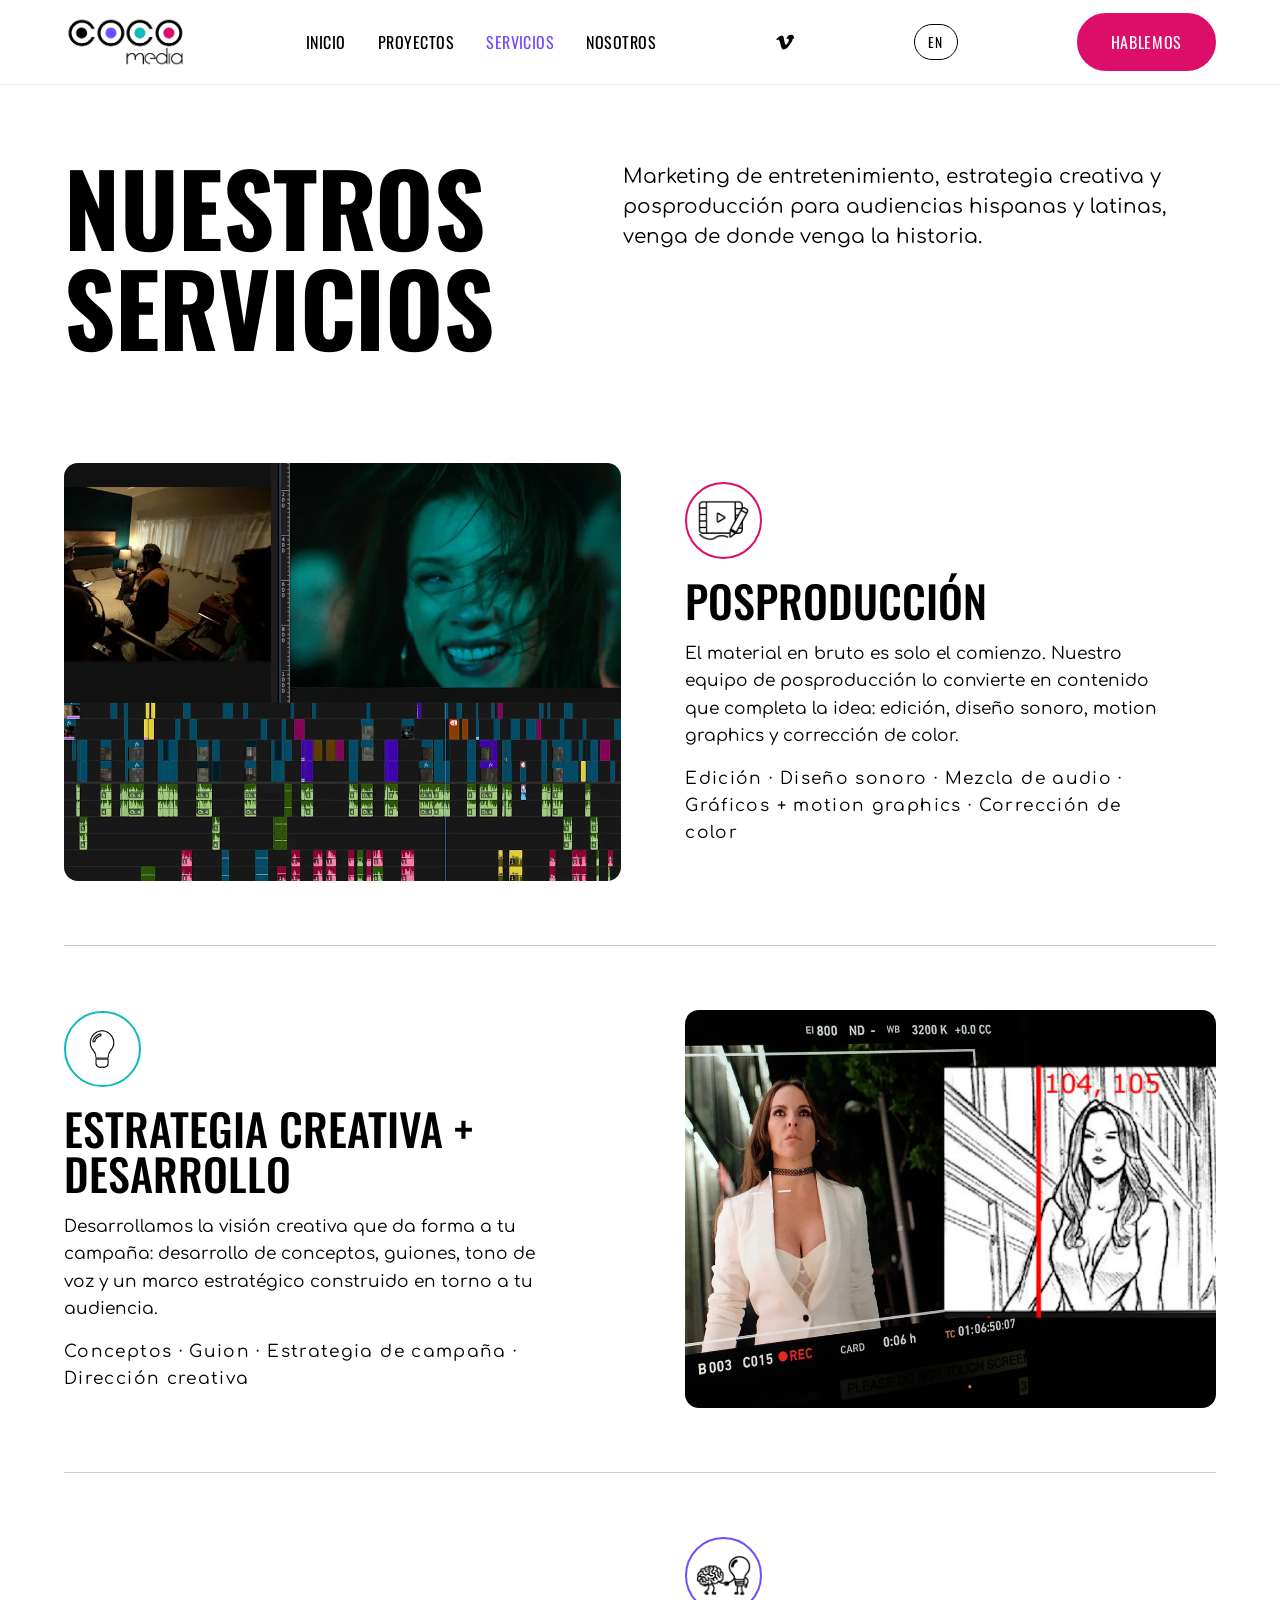
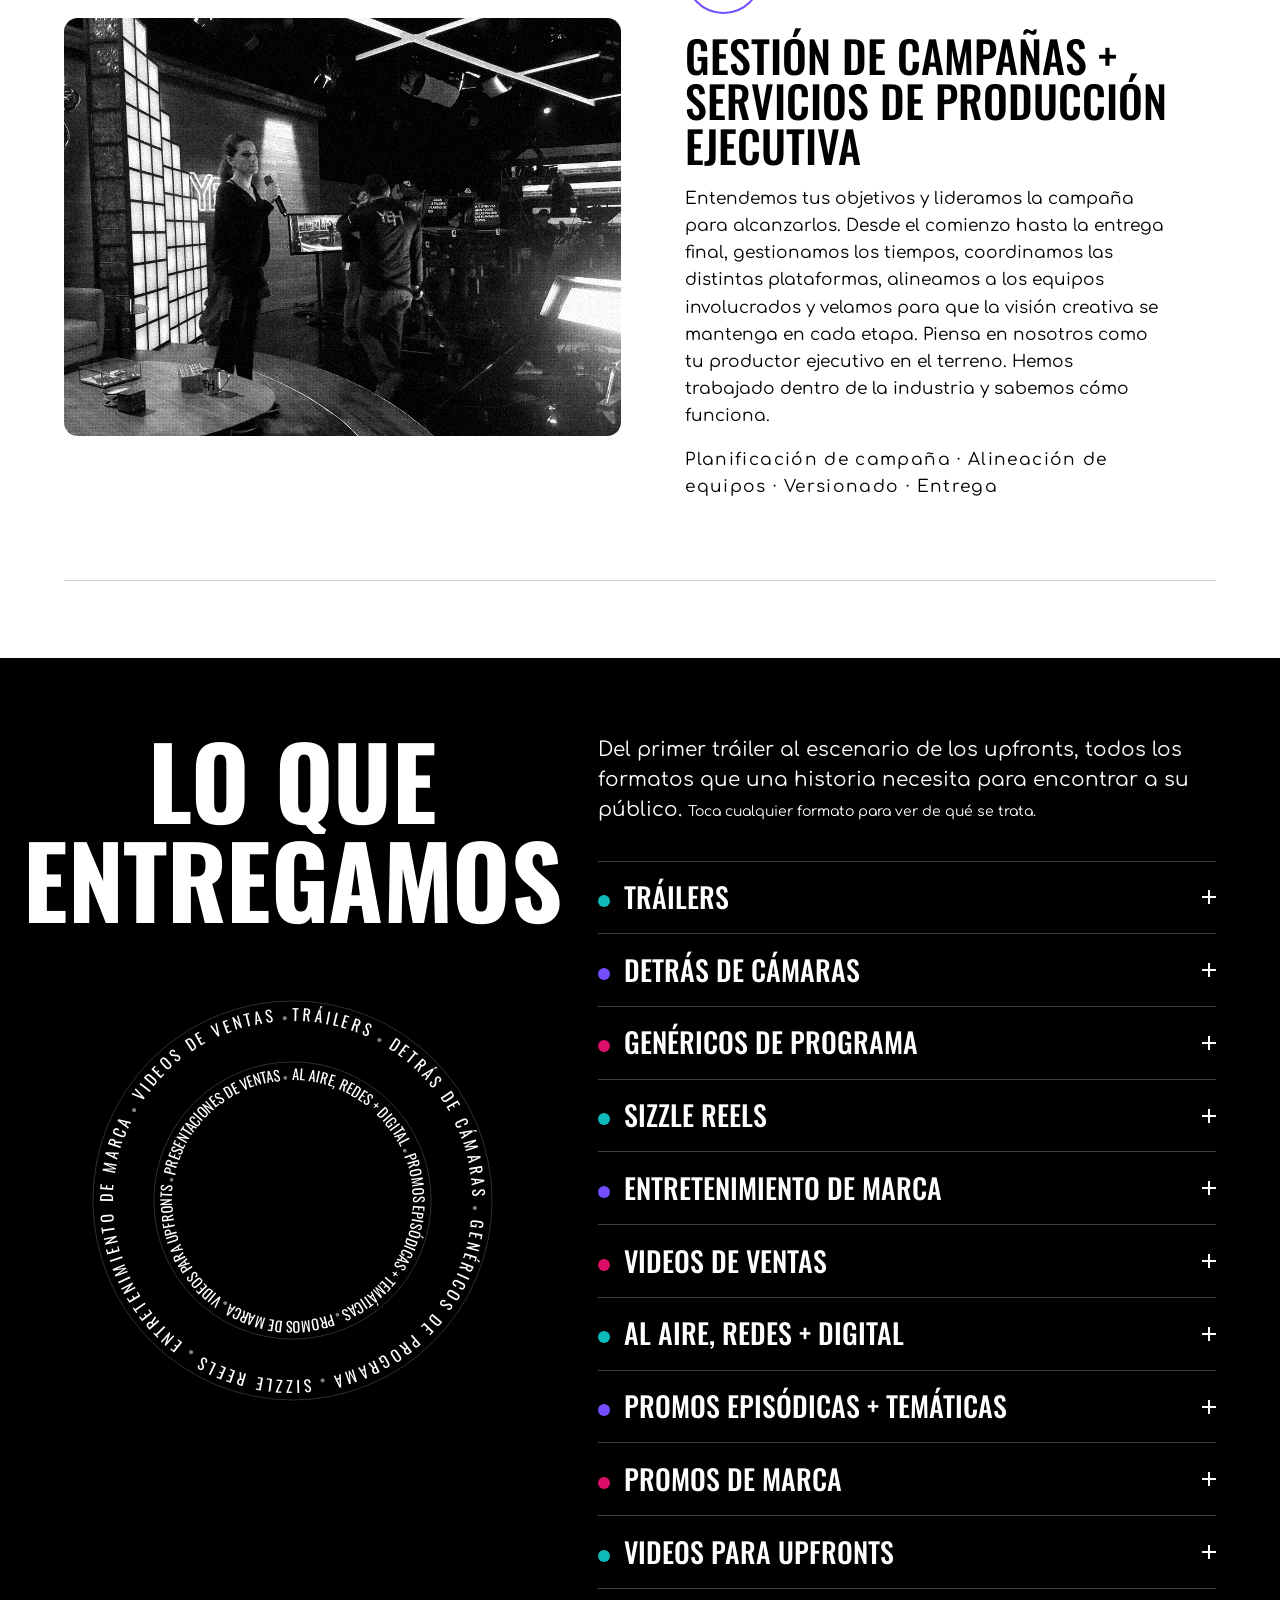
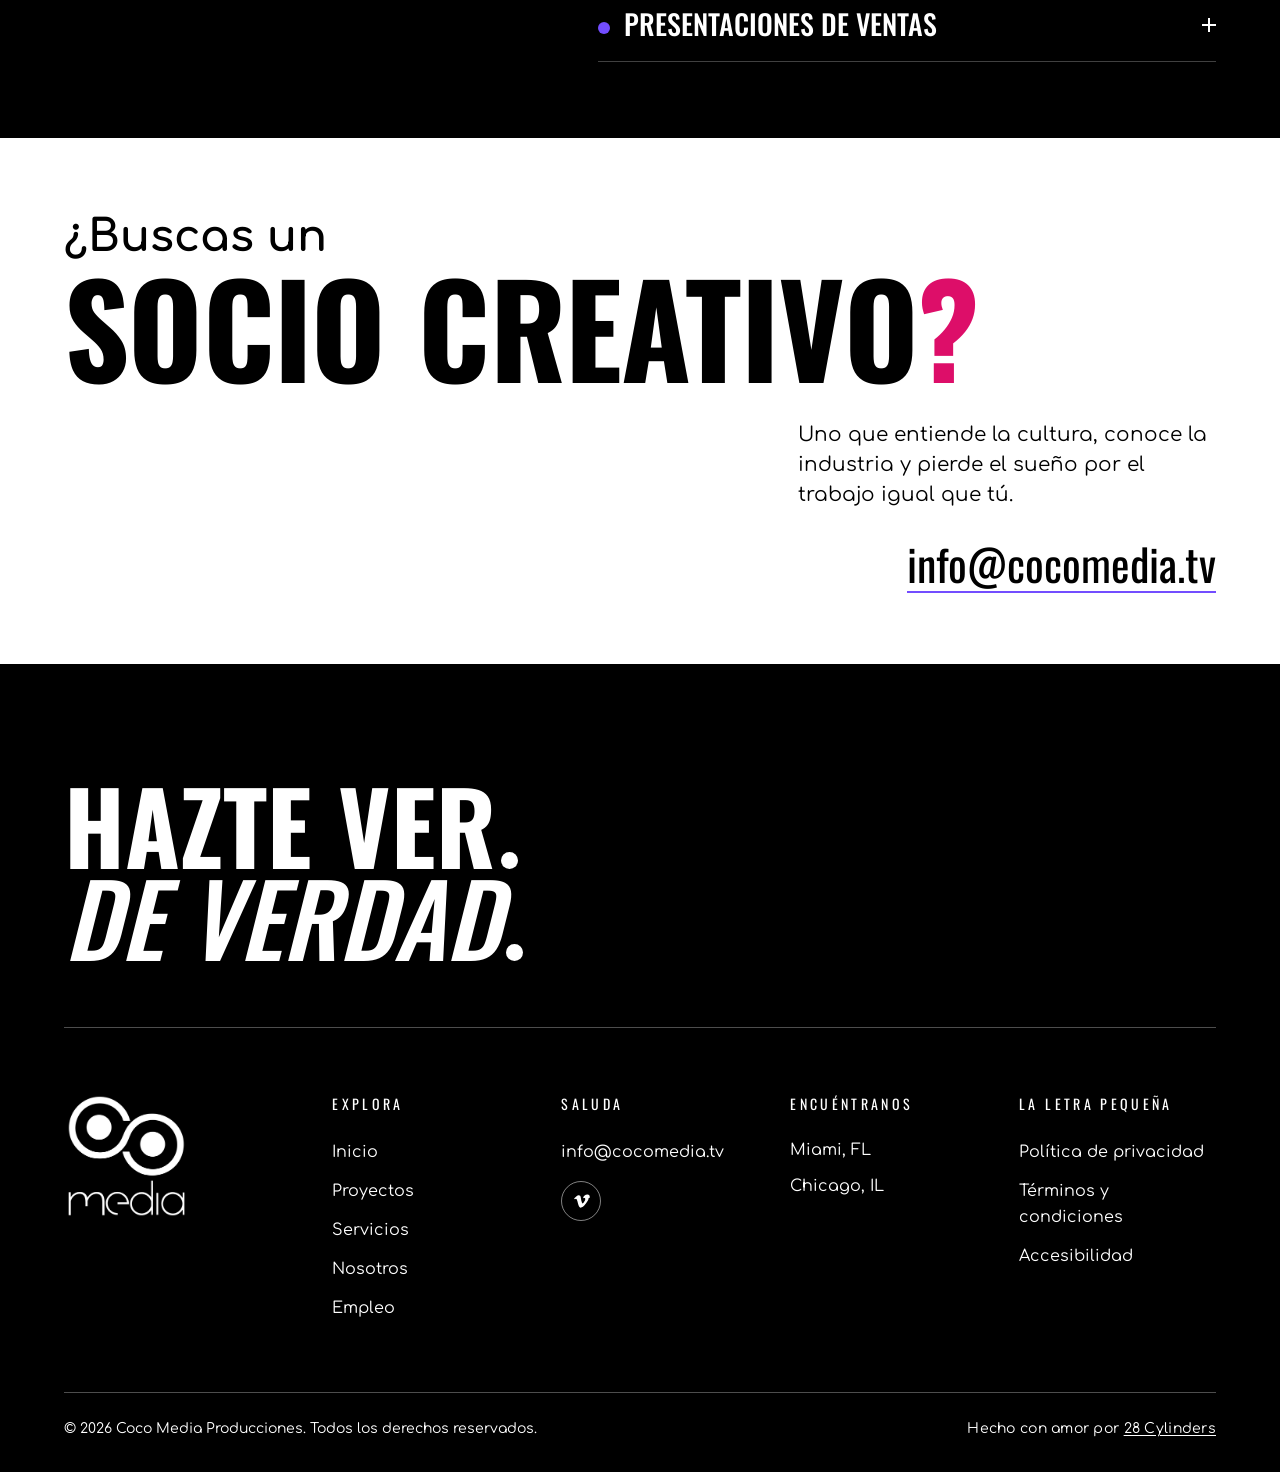
<file: es/servicios.html>
<!DOCTYPE html>

<html lang="es">
<head>
<meta charset="utf-8">
<meta name="color-scheme" content="light only">
<meta name="viewport" content="width=device-width, initial-scale=1.0">
<title>Servicios | Tráilers, promos + posproducción | Coco Media</title>
<meta name="description" content="Estrategia creativa, gestión de campañas, servicios de productor ejecutivo y posproducción para marcas de entretenimiento que quieren llegar a audiencias hispanas y latinoamericanas.">
<link rel="icon" href="../assets/favicon/favicon.ico">
<link rel="icon" type="image/png" sizes="192x192" href="../assets/favicon/favicon-192.png">
<link rel="apple-touch-icon" href="../assets/favicon/apple-touch-icon.png">
<link rel="preload" href="../assets/fonts/oswald.woff2" as="font" type="font/woff2" crossorigin="">
<link rel="canonical" href="https://cocomedia.tv/es/servicios.html">
  <link rel="alternate" hreflang="en" href="https://cocomedia.tv/services.html">
  <link rel="alternate" hreflang="es" href="https://cocomedia.tv/es/servicios.html">
  <link rel="alternate" hreflang="x-default" href="https://cocomedia.tv/services.html">
<meta property="og:title" content="Servicios | Coco Media">
<meta property="og:description" content="Estrategia creativa, gestión de campañas, servicios de productor ejecutivo y posproducción para marcas de entretenimiento que quieren llegar a audiencias hispanas y latinoamericanas.">
<meta property="og:type" content="website">
<meta property="og:url" content="https://cocomedia.tv/es/servicios.html">
<meta property="og:site_name" content="Coco Media">
<meta property="og:image" content="https://cocomedia.tv/assets/brand/og-image.png">
<meta property="og:image:width" content="1200">
<meta property="og:image:height" content="630">
<meta property="og:image:alt" content="Logo de Coco Media">
<meta name="twitter:card" content="summary_large_image">
<meta name="theme-color" content="#000000">
<link rel="stylesheet" href="../css/style.css?v=11121929">
<script>document.documentElement.classList.add('js');</script>
</head>
<body>
<!-- Loading screen (Oct 15): Coco rings draw + spin, then the page fades in. Hidden without JS. -->
<div class="preloader" aria-hidden="true">
<svg class="preloader-mark" viewbox="0 0 280 80">
<circle class="pl-ring pl-ring--white" cx="50" cy="40" r="28"></circle>
<circle class="pl-ring pl-ring--violet" cx="110" cy="40" r="28"></circle>
<circle class="pl-ring pl-ring--teal" cx="170" cy="40" r="28"></circle>
<circle class="pl-ring pl-ring--pink" cx="230" cy="40" r="28"></circle>
<circle class="pl-dot pl-dot--white" cx="50" cy="40" r="9"></circle>
<circle class="pl-dot pl-dot--violet" cx="110" cy="40" r="9"></circle>
<circle class="pl-dot pl-dot--teal" cx="170" cy="40" r="9"></circle>
<circle class="pl-dot pl-dot--pink" cx="230" cy="40" r="9"></circle>
</svg>
</div>
<a class="skip-link" href="#main">Saltar al contenido</a>
<header class="site-header">
<div class="container header-inner">
<a href="index.html" class="logo"><img src="../assets/brand/coco-media-logo-black-dots.png" alt="Coco Media" width="86" height="34" class="logo-img"><img src="../assets/brand/coco-media-logo-white-dots.png" alt="Coco Media" width="86" height="34" class="logo-img logo-img--m"></a>
<nav class="main-nav" aria-label="Principal">
<ul>
<li><a href="index.html">Inicio</a></li>
<li><a href="proyectos.html">Proyectos</a></li>
<li><a href="servicios.html" aria-current="page">Servicios</a></li>
<li><a href="nosotros.html">Nosotros</a></li>
</ul>
</nav>
<!-- Social links: LinkedIn + Instagram hidden until real profile URLs exist (Oct 8) -->
<div class="social-icons">
<a href="https://vimeo.com/mcpani" aria-label="Coco Media en Vimeo" target="_blank" rel="noopener"><svg viewbox="0 0 24 24" aria-hidden="true"><path d="M22.396 7.164c-.093 2.026-1.507 4.799-4.245 8.32-2.828 3.672-5.221 5.508-7.181 5.508-1.214 0-2.24-1.12-3.078-3.36-.562-2.055-1.125-4.111-1.687-6.166-.626-2.242-1.298-3.363-2.016-3.363-.156 0-.703.328-1.64.98l-.983-1.266c1.031-.906 2.047-1.812 3.047-2.719C6.023 4.019 7.213 3.394 7.947 3.325c1.749-.169 2.826.937 3.234 3.315.44 2.573.744 4.172.916 4.797.51 2.312 1.07 3.468 1.687 3.468.478 0 1.198-.755 2.159-2.264.96-1.51 1.474-2.658 1.543-3.444.14-1.303-.376-1.955-1.543-1.955-.55 0-1.116.126-1.699.377 1.128-3.696 3.283-5.492 6.465-5.388 2.362.076 3.475 1.6 3.339 4.576z"></path></svg></a>
<!-- TBD: real LinkedIn URL -->
<!-- TBD: real Instagram URL -->
</div>
<!-- EN/ES toggle: unhide once /es/ pages exist; href points to this page's Spanish counterpart -->
<a class="lang-switch" href="../services.html" hreflang="en" lang="en"><span class="sr-only">View in English: </span>EN</a>
<a href="#cta" class="btn btn-cta">Hablemos</a>
<button class="nav-toggle" aria-label="Abrir o cerrar el menú" aria-expanded="false">
<span></span><span></span><span></span>
</button>
</div>
</header>
<main id="main">
<!-- SERVICES — rebuilt Oct 15. Nov 10: Post-Production first (what clients hire Coco for most, per Mary Cruz). Copy approved in chat. Always "Post-Production", never "Production + Post". -->
<section class="section section--light" id="services">
<div class="container">
<div class="split-head split-head--top svc-head">
<h1 class="display-title">Nuestros <br>Servicios</h1>
<p class="split-intro">Marketing de entretenimiento, estrategia creativa y posproducción para audiencias hispanas y latinas, venga de donde venga la historia.</p>
</div>
<article class="svc svc--pink">
<!-- Oct 28: video removed per Sofi, still image only. Still swapped to the full-res timeline screenshot (Sofi). Oct 27: Mujeres Asesinas S4 BTS edit (from Mary Cruz). Still = resting state; the timeline sweep (5s, silent, B&W)
               fades in once when the row scrolls into view and again on hover. Skipped for reduced motion. -->
<figure class="svc-media"><img src="../assets/about/svc-post-edit-1000.webp?v=1112" srcset="../assets/about/svc-post-edit-1000.webp?v=1112 1000w, ../assets/about/svc-post-edit.webp?v=1112 1440w" sizes="(max-width: 860px) 100vw, 600px" width="1000" height="750" alt="Una edición en curso: material detrás de cámaras, el cuadro terminado y la línea de tiempo multipista" loading="lazy"></figure>
<div class="svc-copy">
<span class="ring-frame ring-frame--pink svc-icon"><img src="../assets/icons/icon-video-editing-bold.png" alt=""></span>
<h2>Posproducción</h2>
<p>El material en bruto es solo el comienzo. Nuestro equipo de posproducción lo convierte en contenido que completa la idea: edición, diseño sonoro, motion graphics y corrección de color.</p>
<p class="service-tags">Edición · Diseño sonoro · Mezcla de audio · Gráficos + motion graphics · Corrección de color</p>
</div>
</article>
<article class="svc svc--teal svc--flip">
<figure class="svc-media"><img src="../assets/about/svc-storyboard-kate-1000.webp" srcset="../assets/about/svc-storyboard-kate-1000.webp 1000w, ../assets/about/svc-storyboard-kate.webp 1440w" sizes="(max-width: 860px) 100vw, 600px" width="1000" height="750" alt="Kate del Castillo en el monitor de cámara junto al cuadro del storyboard del mismo plano" loading="lazy"></figure>
<div class="svc-copy">
<span class="ring-frame ring-frame--teal svc-icon"><img src="../assets/icons/icon-lightbulb-bold.png" alt=""></span>
<h2>Estrategia creativa + desarrollo</h2>
<p>Desarrollamos la visión creativa que da forma a tu campaña: desarrollo de conceptos, guiones, tono de voz y un marco estratégico construido en torno a tu audiencia.</p>
<p class="service-tags">Conceptos · Guion · Estrategia de campaña · Dirección creativa</p>
</div>
</article>
<article class="svc svc--violet">
<figure class="svc-media"><img src="../assets/about/svc-campaign.webp" width="1000" height="750" alt="Mary Cruz Camacho en el set como showrunner de Ya Era Hora, dirigiendo el estudio" loading="lazy"></figure>
<div class="svc-copy">
<span class="ring-frame ring-frame--violet svc-icon"><img src="../assets/icons/icon-collaboration-bold.png" alt=""></span>
<h2>Gestión de campañas + servicios de producción ejecutiva</h2>
<p>Entendemos tus objetivos y lideramos la campaña para alcanzarlos. Desde el comienzo hasta la entrega final, gestionamos los tiempos, coordinamos las distintas plataformas, alineamos a los equipos involucrados y velamos para que la visión creativa se mantenga en cada etapa. Piensa en nosotros como tu productor ejecutivo en el terreno. Hemos trabajado dentro de la industria y sabemos cómo funciona.</p>
<p class="service-tags">Planificación de campaña · Alineación de equipos · Versionado · Entrega</p>
</div>
</article>
</div>
</section>
<!-- CLIENT LOGO STRIP lives on About now (Oct 15) -->
<!-- WHAT WE DELIVER (rebuilt Nov 5 per Mary Cruz: the mobile version everywhere; rings are a decorative graphic, the list does the explaining) — Oct 15: two counter-rotating rings of deliverables (Mary Cruz's list, unchanged).
         Hover pauses the rings and lights up a word. The <ul> is the accessible version and the mobile layout. -->
<section class="section section--dark" id="deliverables">
<div class="container">
<div class="dl-layout">
<div class="dl-left">
<h2 class="display-title">Lo que <br>entregamos</h2>
<div class="dl-wheel">
<svg class="dl-svg" viewbox="0 0 600 600" aria-hidden="true">
<circle class="dl-guide" cx="300" cy="300" r="262"></circle>
<circle class="dl-guide" cx="300" cy="300" r="182"></circle>
<g class="dl-ring outer">
<path id="dl-path-outer" fill="none" d="M300,64 a236,236 0 1,1 -0.01,0"></path>
<text><textpath href="#dl-path-outer" textlength="1477" lengthadjust="spacing"><tspan data-i="0" class="dl-item dl-item--teal">Tráilers</tspan><tspan class="dl-sep"> ● </tspan><tspan data-i="1" class="dl-item dl-item--violet">Detrás de cámaras</tspan><tspan class="dl-sep"> ● </tspan><tspan data-i="2" class="dl-item dl-item--pink">Genéricos de programa</tspan><tspan class="dl-sep"> ● </tspan><tspan data-i="3" class="dl-item dl-item--teal">Sizzle reels</tspan><tspan class="dl-sep"> ● </tspan><tspan data-i="4" class="dl-item dl-item--violet">Entretenimiento de marca</tspan><tspan class="dl-sep"> ● </tspan><tspan data-i="5" class="dl-item dl-item--pink">Videos de ventas</tspan><tspan class="dl-sep"> ● </tspan></textpath></text>
</g>
<g class="dl-ring inner">
<path id="dl-path-inner" fill="none" d="M300,142 a158,158 0 1,1 -0.01,0"></path>
<text><textpath href="#dl-path-inner" textlength="987" lengthadjust="spacing"><tspan data-i="6" class="dl-item dl-item--violet">Al aire, redes + digital</tspan><tspan class="dl-sep"> ● </tspan><tspan data-i="7" class="dl-item dl-item--pink">Promos episódicas + temáticas</tspan><tspan class="dl-sep"> ● </tspan><tspan data-i="8" class="dl-item dl-item--teal">Promos de marca</tspan><tspan class="dl-sep"> ● </tspan><tspan data-i="9" class="dl-item dl-item--violet">Videos para upfronts</tspan><tspan class="dl-sep"> ● </tspan><tspan data-i="10" class="dl-item dl-item--pink">Presentaciones de ventas</tspan><tspan class="dl-sep"> ● </tspan></textpath></text>
</g>
</svg>
</div>
</div>
<div class="dl-right">
<p class="split-intro">Del primer tráiler al escenario de los upfronts, todos los formatos que una historia necesita para encontrar a su público. <span class="dl-hint">Toca cualquier formato para ver de qué se trata.</span></p>
<ul class="dl-list">
<li><details><summary><i class="dl-dot dl-dot--teal"></i><strong>Tráilers</strong><span class="dl-plus" aria-hidden="true"></span></summary><p class="dl-desc">El primer vistazo que decide si lo ven. Hecho para enganchar, en cualquier idioma. <a class="dl-link" href="proyectos.html?type=Trailer">Ver ejemplos <span aria-hidden="true">→</span></a></p></details></li>
<li><details><summary><i class="dl-dot dl-dot--violet"></i><strong>Detrás de cámaras</strong><span class="dl-plus" aria-hidden="true"></span></summary><p class="dl-desc">El elenco, el set, la historia detrás de la historia. Contenido que crea fans antes del estreno. <a class="dl-link" href="proyectos.html?type=BTS%20Content">Ver ejemplos <span aria-hidden="true">→</span></a></p></details></li>
<li><details><summary><i class="dl-dot dl-dot--pink"></i><strong>Genéricos de programa</strong><span class="dl-plus" aria-hidden="true"></span></summary><p class="dl-desc">Piezas siempre al aire que mantienen un programa presente entre campañas.</p></details></li>
<li><details><summary><i class="dl-dot dl-dot--teal"></i><strong>Sizzle reels</strong><span class="dl-plus" aria-hidden="true"></span></summary><p class="dl-desc">El corte rápido y lleno de energía que vende un programa, un catálogo o una marca. <a class="dl-link" href="proyectos.html?type=Sizzle%20Reel">Ver ejemplos <span aria-hidden="true">→</span></a></p></details></li>
<li><details><summary><i class="dl-dot dl-dot--violet"></i><strong>Entretenimiento de marca</strong><span class="dl-plus" aria-hidden="true"></span></summary><p class="dl-desc">Historias de marca contadas como entretenimiento, para que el público las vea porque quiere. <a class="dl-link" href="proyectos.html?type=Brand%20Content">Ver ejemplos <span aria-hidden="true">→</span></a></p></details></li>
<li><details><summary><i class="dl-dot dl-dot--pink"></i><strong>Videos de ventas</strong><span class="dl-plus" aria-hidden="true"></span></summary><p class="dl-desc">Hecho para compradores: la propuesta y la prueba, editadas para cerrar el trato.</p></details></li>
<li><details><summary><i class="dl-dot dl-dot--teal"></i><strong>Al aire, redes + digital</strong><span class="dl-plus" aria-hidden="true"></span></summary><p class="dl-desc">Cada versión corta, adaptación y formato, de la pausa comercial al feed vertical.</p></details></li>
<li><details><summary><i class="dl-dot dl-dot--violet"></i><strong>Promos episódicas + temáticas</strong><span class="dl-plus" aria-hidden="true"></span></summary><p class="dl-desc">Promos semana a semana que traen al público de vuelta para el próximo episodio. <a class="dl-link" href="proyectos.html?type=Episodic%20Promo">Ver ejemplos <span aria-hidden="true">→</span></a></p></details></li>
<li><details><summary><i class="dl-dot dl-dot--pink"></i><strong>Promos de marca</strong><span class="dl-plus" aria-hidden="true"></span></summary><p class="dl-desc">Piezas de cadena y plataforma que hacen que la marca se sienta como un lugar.</p></details></li>
<li><details><summary><i class="dl-dot dl-dot--teal"></i><strong>Videos para upfronts</strong><span class="dl-plus" aria-hidden="true"></span></summary><p class="dl-desc">La pieza estelar de la temporada de upfronts, hecha para conquistar la sala.</p></details></li>
<li><details><summary><i class="dl-dot dl-dot--violet"></i><strong>Presentaciones de ventas</strong><span class="dl-plus" aria-hidden="true"></span></summary><p class="dl-desc">Videos y presentaciones que convierten un catálogo en una historia que ningún comprador deja pasar.</p></details></li>
</ul>
</div>
</div>
</div>
</section>
<section class="section section--light cta-ed" id="cta">
<div class="container">
<h2 class="cta-ed-title"><span class="cta-ed-lead">¿Buscas un</span> <span class="cta-ed-big">socio creativo<span class="cta-ed-q">?</span></span></h2>
<p class="cta-ed-body">Uno que entiende la cultura, conoce la industria y pierde el sueño por el trabajo igual que tú.</p>
<div class="cta-contact">
<a class="cta-email js-email" data-user="info" data-domain="cocomedia.tv" href="#cta">Escríbenos</a>
<noscript><p class="cta-email-plain">info [arroba] cocomedia [punto] tv</p></noscript>
</div>
</div>
</section>
</main>
<footer class="site-footer">
<div class="container">
<div class="footer-top">
<p class="footer-tagline">Hazte ver<span class="round-dot"><span class="sr-only">.</span></span><br><em>De verdad<span class="round-dot"><span class="sr-only">.</span></span></em></p>
</div>
<div class="footer-cols">
<div class="footer-col footer-brand-col"><img class="footer-logo-img" src="../assets/brand/coco-media-logo-white.png" alt="Coco Media" width="59" height="60"></div>
<nav class="footer-col footer-nav" aria-label="Pie de página">
<p class="footer-label">Explora</p>
<ul>
<li><a href="index.html">Inicio</a></li>
<li><a href="proyectos.html">Proyectos</a></li>
<li><a href="servicios.html">Servicios</a></li>
<li><a href="nosotros.html">Nosotros</a></li>
<li><a href="../careers.html">Empleo</a></li>
</ul>
</nav>
<div class="footer-col">
<p class="footer-label">Saluda</p>
<ul>
<li><a class="js-email" data-user="info" data-domain="cocomedia.tv" href="#main">Escríbenos</a></li>
<li class="footer-social">
<a href="https://vimeo.com/mcpani" aria-label="Coco Media en Vimeo" target="_blank" rel="noopener"><svg viewbox="0 0 24 24" aria-hidden="true"><path d="M22.396 7.164c-.093 2.026-1.507 4.799-4.245 8.32-2.828 3.672-5.221 5.508-7.181 5.508-1.214 0-2.24-1.12-3.078-3.36-.562-2.055-1.125-4.111-1.687-6.166-.626-2.242-1.298-3.363-2.016-3.363-.156 0-.703.328-1.64.98l-.983-1.266c1.031-.906 2.047-1.812 3.047-2.719C6.023 4.019 7.213 3.394 7.947 3.325c1.749-.169 2.826.937 3.234 3.315.44 2.573.744 4.172.916 4.797.51 2.312 1.07 3.468 1.687 3.468.478 0 1.198-.755 2.159-2.264.96-1.51 1.474-2.658 1.543-3.444.14-1.303-.376-1.955-1.543-1.955-.55 0-1.116.126-1.699.377 1.128-3.696 3.283-5.492 6.465-5.388 2.362.076 3.475 1.6 3.339 4.576z"></path></svg></a>
<!-- LinkedIn + Instagram: add here once URLs exist (same markup, aria-label "Coco Media on LinkedIn/Instagram") -->
</li>
</ul>
</div>
<div class="footer-col">
<p class="footer-label">Encuéntranos</p>
<ul>
<li>Miami, FL</li>
<li>Chicago, IL</li>
</ul>
</div>
<nav class="footer-col footer-legal" aria-label="Legal">
<p class="footer-label">La letra pequeña</p>
<ul>
<li><a href="../privacy.html">Política de privacidad</a></li>
<li><a href="../terms.html">Términos y condiciones</a></li>
<li><a href="../accessibility.html">Accesibilidad</a></li>
</ul>
</nav>
</div>
<div class="footer-bottom">
<p class="footer-copyright">© <span id="year"></span> Coco Media Producciones. Todos los derechos reservados.</p>
<p class="footer-credit">Hecho con amor por <a href="https://28cylinders.com" target="_blank" rel="noopener">28 Cylinders</a></p>
</div>
</div>
</footer>
<script src="../js/main.js?v=11121929"></script>
</body>
</html>
</file>
<file: css/style.css>
@font-face { font-family: 'Oswald'; src: url('../assets/fonts/oswald.woff2') format('woff2'); font-weight: 200 700; font-style: normal; font-display: swap; }
@font-face { font-family: 'Comfortaa'; src: url('../assets/fonts/comfortaa.woff2') format('woff2'); font-weight: 300 700; font-style: normal; font-display: swap; }
:root {
--color-teal: #0FBABA;
--color-violet: #734DFF;
--color-pink: #DD0E69;
--color-black: #000000;
--color-white: #FFFFFF;
--font-heading: 'Oswald', sans-serif;
--font-body: 'Comfortaa', sans-serif;
--size-h1: clamp(2.5rem, 5vw, 4.375rem);
--size-body: 0.9375rem;
--section-padding-y: clamp(3rem, 6vw, 6rem);
--container-width: 1200px;
--container-pad-x: 1.5rem;
--nav-height: 84px;
}
*, *::before, *::after { box-sizing: border-box; }
html { scroll-behavior: smooth; }
body {
margin: 0;
font-family: var(--font-body);
font-size: var(--size-body);
line-height: 1.6;
background: var(--color-white);
color: var(--color-black);
}
img { max-width: 100%; display: block; }
a { color: inherit; text-decoration: none; }
ul { margin: 0; padding: 0; list-style: none; }
h1, h2, h3, h4 {
font-family: var(--font-heading);
text-transform: uppercase;
line-height: 1.1;
margin: 0 0 1rem;
}
h1 { font-size: var(--size-h1); }
h2 { font-size: clamp(1.75rem, 3.5vw, 2.75rem); }
h3 { font-size: 1.25rem; }
p { margin: 0 0 1rem; }
.container {
max-width: var(--container-width);
margin: 0 auto;
padding: 0 var(--container-pad-x);
}
.section {
padding: var(--section-padding-y) 0;
}
.section--dark {
background: var(--color-black);
color: var(--color-white);
}
.section--light {
background: var(--color-white);
color: var(--color-black);
}
.copy-tbd {
outline: 2px dashed var(--color-violet);
outline-offset: 6px;
padding: 0.25rem 0.5rem;
display: inline-block;
}
.btn {
display: inline-block;
font-family: var(--font-heading);
text-transform: uppercase;
letter-spacing: 0.04em;
padding: 0.85rem 2rem;
border-radius: 999px;
border: 2px solid currentColor;
transition: transform 0.25s ease, box-shadow 0.25s ease, background-color 0.25s ease, color 0.25s ease;
}
.btn:hover { opacity: 1; }
.btn-cta {
background: var(--color-pink);
border-color: var(--color-pink);
color: var(--color-white);
}
.btn-secondary {
background: var(--color-violet);
border-color: var(--color-violet);
color: var(--color-white);
}
.site-header {
position: sticky;
top: 0;
z-index: 100;
background: var(--color-white);
border-bottom: 1px solid rgba(0,0,0,0.08);
}
.header-inner {
height: var(--nav-height);
display: flex;
align-items: center;
justify-content: space-between;
gap: 1.5rem;
}
.logo {
position: relative;
font-family: var(--font-heading);
font-weight: 600;
font-size: 1.1rem;
letter-spacing: 0.05em;
display: flex;
align-items: center;
}
.logo-img { height: 34px; width: auto; max-width: 140px; display: block; }
.logo-img--dark { display: none; }
.social-icons {
display: flex;
align-items: center;
gap: 1.1rem;
}
.social-icons a {
display: inline-flex;
align-items: center;
justify-content: center;
width: 19px;
height: 19px;
transition: opacity 0.2s ease;
}
.social-icons a:hover { opacity: 0.65; }
.social-icons svg { width: 100%; height: 100%; fill: currentColor; display: block; }
.main-nav ul {
display: flex;
gap: 2rem;
font-family: var(--font-heading);
text-transform: uppercase;
font-size: 0.85rem;
letter-spacing: 0.03em;
}
.main-nav a[aria-current="page"] { color: var(--color-violet); }
.nav-toggle { display: none; }
@media (max-width: 860px) {
.header-inner { flex-wrap: wrap; }
.header-inner:has(.main-nav.is-open) { height: auto; min-height: var(--nav-height); padding-bottom: 1.5rem; }
.logo { order: 1; }
.nav-toggle { order: 2; }
.main-nav { display: none; }
.main-nav.is-open {
display: block;
order: 10;
flex-basis: 100%;
width: 100%;
background: var(--color-white);
color: var(--color-black);
margin-top: 1rem;
padding-top: 1.5rem;
border-top: 1px solid rgba(0,0,0,0.08);
}
.main-nav.is-open ul {
flex-direction: column;
gap: 1.15rem;
font-size: 1rem;
}
.main-nav.is-open a[aria-current="page"] { color: var(--color-violet); }
.header-inner .btn-cta { display: none; }
.header-inner .social-icons { display: none; }
.header-inner:has(.main-nav.is-open) .btn-cta,
.header-inner:has(.main-nav.is-open) .social-icons {
display: flex;
order: 11;
flex-basis: 100%;
width: 100%;
justify-content: center;
}
.header-inner:has(.main-nav.is-open) .btn-cta {
text-align: center;
margin-top: 1.25rem;
}
.header-inner:has(.main-nav.is-open) .social-icons {
order: 12;
color: var(--color-black);
gap: 1.75rem;
margin-top: 1.5rem;
padding-top: 1.25rem;
border-top: 1px solid rgba(0,0,0,0.08);
}
.nav-toggle {
display: flex;
flex-direction: column;
gap: 5px;
background: none;
border: 0;
padding: 0.5rem;
}
.nav-toggle span {
width: 24px;
height: 2px;
background: var(--color-black);
transition: transform 0.2s ease, opacity 0.2s ease;
}
.nav-toggle[aria-expanded="true"] span:nth-child(1) { transform: translateY(7px) rotate(45deg); }
.nav-toggle[aria-expanded="true"] span:nth-child(2) { opacity: 0; }
.nav-toggle[aria-expanded="true"] span:nth-child(3) { transform: translateY(-7px) rotate(-45deg); }
}
.site-footer {
background: var(--color-black);
color: var(--color-white);
padding: var(--section-padding-y) 0 2rem;
}
.footer-inner {
display: grid;
gap: 2rem;
grid-template-columns: repeat(auto-fit, minmax(180px, 1fr));
padding-bottom: 2rem;
border-bottom: 1px solid rgba(255,255,255,0.15);
}
.footer-logo {
display: inline-block;
margin-bottom: 0.85rem;
}
.footer-logo img { height: clamp(80px, 9vw, 110px); width: auto; display: block; }
.footer-tagline { font-family: var(--font-heading); text-transform: uppercase; letter-spacing: 0.06em; font-size: 1.15rem; margin-top: 0.5rem; }
.footer-tagline em { font-style: italic; }
.footer-nav a, .footer-legal a { display: block; padding: 0.25rem 0; }
.footer-copyright {
padding-top: 1.5rem;
font-size: 0.8rem;
margin: 0;
}
.footer-credit {
padding-top: 0.6rem;
font-size: 0.7rem;
letter-spacing: 0.02em;
margin: 0;
}
.footer-credit a { text-decoration: underline; text-underline-offset: 2px; transition: opacity 0.2s ease; }
.footer-credit a:hover { opacity: 0.65; }
.orb-field {
position: relative;
overflow: hidden;
}
.orb-field::before {
content: "";
position: absolute;
inset: 0;
z-index: 0;
pointer-events: none;
opacity: 0.16;
background-image: url("data:image/svg+xml,%3Csvg xmlns='http://www.w3.org/2000/svg' viewBox='0 0 1200 400'%3E%3Ccircle cx='144' cy='120' r='100' fill='%230FBABA'/%3E%3Ccircle cx='1020' cy='60' r='90' fill='%23734DFF'/%3E%3Ccircle cx='936' cy='352' r='85' fill='%23DD0E69'/%3E%3C/svg%3E");
background-repeat: no-repeat;
background-size: cover;
background-position: center;
}
.orb-field > .container { position: relative; z-index: 1; }
.dot-grid {
position: relative;
}
.dot-grid::after {
content: "";
position: absolute;
inset: 0;
z-index: 0;
pointer-events: none;
background-color: currentColor;
-webkit-mask-image: url("data:image/svg+xml,%3Csvg xmlns='http://www.w3.org/2000/svg' width='22' height='22'%3E%3Ccircle cx='11' cy='11' r='1.5' fill='%23000'/%3E%3C/svg%3E");
mask-image: url("data:image/svg+xml,%3Csvg xmlns='http://www.w3.org/2000/svg' width='22' height='22'%3E%3Ccircle cx='11' cy='11' r='1.5' fill='%23000'/%3E%3C/svg%3E");
-webkit-mask-repeat: repeat;
mask-repeat: repeat;
-webkit-mask-size: 22px 22px;
mask-size: 22px 22px;
opacity: 0.06;
}
.dot-grid > .container { position: relative; z-index: 1; }
.divider-orbs {
display: flex;
justify-content: center;
align-items: center;
padding: 1.25rem 0;
background: var(--color-white);
}
.divider-orbs svg { width: 64px; height: auto; display: block; }
.ring-frame {
display: inline-flex;
align-items: center;
justify-content: center;
width: 64px;
height: 64px;
border-radius: 50%;
border: 2px solid var(--color-teal);
margin-bottom: 1rem;
}
.ring-frame img { height: 30px; width: auto; }
.grid-3 .card:nth-child(2) .ring-frame,
.grid-4 .card:nth-child(2) .ring-frame { border-color: var(--color-violet); }
.grid-3 .card:nth-child(3) .ring-frame,
.grid-4 .card:nth-child(3) .ring-frame { border-color: var(--color-pink); }
.card--dark .ring-frame img { filter: invert(1); }
.hero {
position: relative;
min-height: 100vh;
display: flex;
align-items: center;
background: var(--color-black);
color: var(--color-white);
overflow: hidden;
}
.hero .container { max-width: 900px; }
.hero .eyebrow {
font-family: var(--font-heading);
color: var(--color-teal);
letter-spacing: 0.08em;
}
.hero-video-wrap {
position: absolute;
inset: 0;
z-index: 0;
}
.hero-video {
width: 100%;
height: 100%;
object-fit: cover;
display: block;
}
.hero-overlay {
position: absolute;
inset: 0;
background: rgba(0,0,0,0.55);
}
.hero-content {
position: relative;
z-index: 1;
padding-top: var(--nav-height);
}
.hero-content .btn {
margin-top: 0.5rem;
}
.hero-title-main {
display: block;
opacity: 0.83;
font-size: clamp(2.75rem, 12vw, 5rem);
}
@media (min-width: 900px) {
.hero-title-main {
font-size: 16.125rem;
}
}
.hero-title-sub {
display: block;
font-size: clamp(1.1rem, 2.2vw, 1.75rem);
font-weight: 400;
letter-spacing: 0.06em;
margin-top: 0.4rem;
}
.grid-3 {
display: grid;
gap: 2rem;
grid-template-columns: repeat(auto-fit, minmax(240px, 1fr));
}
.grid-4 {
display: grid;
gap: 2rem;
grid-template-columns: repeat(auto-fit, minmax(220px, 1fr));
}
.card {
padding: 2rem;
border-radius: 12px;
background: var(--color-white);
color: var(--color-black);
box-shadow: 0 1px 0 rgba(0,0,0,0.06);
}
.card--dark {
background: var(--color-black);
color: var(--color-white);
}
.card footer {
margin-top: 1rem;
font-family: var(--font-heading);
font-size: 0.75rem;
font-weight: 600;
letter-spacing: 0.04em;
text-transform: uppercase;
}
.logo-marquee {
overflow: hidden;
}
.logo-marquee-track {
display: flex;
align-items: center;
width: max-content;
animation: logo-marquee-scroll 60s linear infinite;
}
.logo-marquee-track img {
max-height: 24px;
width: auto;
flex-shrink: 0;
box-sizing: content-box;
padding-right: 3rem;
filter: brightness(0);
}
#proof { padding: 1.75rem 0; }
@keyframes logo-marquee-scroll {
from { transform: translateX(0); }
to { transform: translateX(-50%); }
}
@media (prefers-reduced-motion: reduce) {
.logo-marquee-track { animation: none; }
.logo-marquee { overflow-x: auto; }
}
body.page-home .site-header {
position: fixed;
top: 0;
left: 0;
right: 0;
background: rgba(0,0,0,0.4);
backdrop-filter: blur(10px);
-webkit-backdrop-filter: blur(10px);
border-bottom-color: transparent;
color: var(--color-white);
transition: background-color 0.25s ease, border-color 0.25s ease, color 0.25s ease;
}
body.page-home .site-header .logo-img--dark { display: none; }
body.page-home .site-header .logo-img--light { display: block; }
body.page-home .site-header .nav-toggle span { background: var(--color-white); }
body.page-home .site-header.is-scrolled {
background: var(--color-white);
backdrop-filter: none;
-webkit-backdrop-filter: none;
border-bottom-color: rgba(0,0,0,0.08);
color: var(--color-black);
}
body.page-home .site-header.is-scrolled .logo-img--light { display: none; }
body.page-home .site-header.is-scrolled .logo-img--dark { display: block; }
body.page-home .site-header.is-scrolled .nav-toggle span { background: var(--color-black); }
body.page-home .site-header:has(.main-nav.is-open) {
background: var(--color-white);
backdrop-filter: none;
-webkit-backdrop-filter: none;
border-bottom-color: rgba(0,0,0,0.08);
color: var(--color-black);
}
body.page-home .site-header:has(.main-nav.is-open) .logo-img--light { display: none; }
body.page-home .site-header:has(.main-nav.is-open) .logo-img--dark { display: block; }
body.page-home .site-header:has(.main-nav.is-open) .nav-toggle span { background: var(--color-black); }
.section-intro { max-width: 760px; font-size: 1.05rem; margin-bottom: 2.5rem; }
.card-tags {
font-family: var(--font-heading);
text-transform: uppercase;
letter-spacing: 0.06em;
font-size: 0.8rem;
margin: 1.25rem 0 0;
padding-top: 1rem;
border-top: 1px solid rgba(255,255,255,0.3);
}
.accent-teal { color: var(--color-teal); }
.section-head { display: flex; justify-content: space-between; align-items: center; gap: 1rem; flex-wrap: wrap; margin-bottom: 2rem; }
.section-head h2 { margin: 0; }
.feature-grid { display: grid; gap: 1.5rem; grid-template-columns: repeat(auto-fit, minmax(240px, 1fr)); }
.feature-card { display: flex; flex-direction: column; gap: 0.35rem; }
.feature-thumb {
display: block; aspect-ratio: 16 / 9; border-radius: 12px; overflow: hidden;
background: var(--color-black) center / cover no-repeat; margin-bottom: 0.6rem;
transition: transform 0.3s ease;
}
.feature-card:hover .feature-thumb { transform: scale(1.02); }
.feature-title { font-family: var(--font-heading); text-transform: uppercase; font-size: 1.2rem; line-height: 1.15; }
.feature-type { font-size: 0.85rem; }
.display-title {
font-size: clamp(2.6rem, 7.5vw, 5.25rem);
font-weight: 700;
line-height: 0.88;
letter-spacing: -0.005em;
margin: 0;
}
.split-head {
display: grid;
grid-template-columns: minmax(0, 1fr) minmax(0, 1.2fr);
gap: clamp(1.5rem, 5vw, 4rem);
align-items: end;
margin-bottom: clamp(2.5rem, 6vw, 5rem);
}
.split-head--top { align-items: start; margin-bottom: 0; }
.split-intro { font-size: clamp(1rem, 1.4vw, 1.15rem); line-height: 1.75; }
.split-intro p { line-height: 1.75; }
.split-intro .btn { margin-top: 0.75rem; }
.based-in { font-family: var(--font-heading); text-transform: uppercase; letter-spacing: 0.2em; font-size: 0.85rem !important; margin-top: 1.5rem; }
.based-in span { color: var(--color-teal); margin-left: 0.5rem; }
@media (max-width: 860px) {
.split-head { grid-template-columns: 1fr; align-items: start; }
}
.service-rows { border-top: 1px solid var(--color-black); margin-bottom: 2.5rem; }
.service-row {
display: grid;
grid-template-columns: minmax(0, 1fr) minmax(0, 1.2fr);
gap: clamp(1.5rem, 5vw, 4rem);
padding: clamp(1.75rem, 4vw, 3rem) 0;
border-bottom: 1px solid var(--color-black);
}
.service-name { display: flex; align-items: center; gap: 1.25rem; }
.service-name h3 {
font-size: clamp(1.5rem, 3vw, 2.5rem);
font-weight: 600;
line-height: 1.02;
margin: 0;
}
.service-name .ring-frame {
flex: none; margin: 0; width: clamp(56px, 6vw, 76px); height: clamp(56px, 6vw, 76px);
transition: background-color 0.3s ease;
}
.service-name .ring-frame img { height: 46%; transition: filter 0.3s ease; }
.ring-frame--teal { border-color: var(--color-teal); }
.ring-frame--violet { border-color: var(--color-violet); }
.ring-frame--pink { border-color: var(--color-pink); }
.service-body p { font-size: clamp(1rem, 1.3vw, 1.1rem); line-height: 1.7; margin-bottom: 1rem; }
.service-body .service-tags {
font-family: var(--font-heading); text-transform: uppercase; letter-spacing: 0.08em;
font-size: 0.85rem; line-height: 1.6; margin: 0;
}
@media (hover: hover) {
.service-row:hover .ring-frame--teal { background: var(--color-teal); }
.service-row:hover .ring-frame--violet { background: var(--color-violet); }
.service-row:hover .ring-frame--pink { background: var(--color-pink); }
.service-row:hover .ring-frame img { filter: invert(1); }
}
@media (max-width: 860px) {
.service-row { grid-template-columns: 1fr; gap: 1rem; }
.service-name { align-items: center; }
}
.routes { margin-top: clamp(3rem, 6vw, 5rem); }
.routes-cols { display: flex; justify-content: space-between; font-family: var(--font-heading); text-transform: uppercase; letter-spacing: 0.2em; font-size: 0.8rem; padding: 0 2%; }
.routes-map { width: 100%; height: auto; display: block; }
.routes-map text { font-family: var(--font-heading); text-transform: uppercase; fill: var(--color-white); font-size: 17px; letter-spacing: 0.03em; }
.routes-map .hub-label { letter-spacing: 0.3em; font-size: 16px; }
.routes-map .route { fill: none; stroke-width: 3; }
.routes-map .ring { fill: none; stroke: var(--color-white); stroke-opacity: 0.3; }
.routes-list { display: none; }
.routes-list li { padding: 1rem 0; border-bottom: 1px solid rgba(255,255,255,0.3); font-family: var(--font-heading); text-transform: uppercase; font-size: 1.05rem; line-height: 1.3; }
.routes-list span { display: flex; align-items: center; gap: 0.6rem; margin-top: 0.3rem; }
.routes-list i { width: 12px; height: 12px; border-radius: 50%; flex: none; }
@media (max-width: 760px) { .routes-map, .routes-cols { display: none; } .routes-list { display: block; } }
@media (prefers-reduced-motion: reduce) { .routes-map .mover { display: none; } }
#why-coco + #tagline-2 .container { border-top: 1px solid rgba(255,255,255,0.3); padding-top: var(--section-padding-y); }
#why-coco + #tagline-2 { padding-top: 0; }
#tagline-2 h2 { text-align: center; }
.awards-grid { display: grid; grid-template-columns: auto 1fr; gap: clamp(2rem, 6vw, 6rem); align-items: center; }
.awards-stat { display: flex; flex-direction: column; }
.awards-num { font-family: var(--font-heading); font-weight: 700; font-size: clamp(6rem, 16vw, 12rem); line-height: 0.85; }
.awards-label { font-family: var(--font-heading); text-transform: uppercase; letter-spacing: 0.08em; font-size: clamp(1.1rem, 2vw, 1.5rem); margin-top: 0.5rem; }
.awards-list li { display: grid; grid-template-columns: 18px 1fr; column-gap: 1rem; padding: 1.25rem 0; border-bottom: 1px solid rgba(0,0,0,0.15); }
.awards-list li:first-child { border-top: 1px solid rgba(0,0,0,0.15); }
.awards-list strong { display: block; font-family: var(--font-heading); text-transform: uppercase; font-size: 1.25rem; font-weight: 600; }
.award-dot { width: 14px; height: 14px; border-radius: 50%; grid-row: span 2; margin-top: 0.45rem; }
@media (max-width: 760px) { .awards-grid { grid-template-columns: 1fr; } }
.section-head--display { align-items: flex-end; margin-bottom: clamp(2rem, 5vw, 3.5rem); }
@media (max-width: 860px) { .section-head--display { flex-direction: column; align-items: flex-start; gap: 1.25rem; } }
#tagline-2 h2, #cta h2 { text-wrap: balance; }
@media (max-width: 760px) {
.feature-grid {
display: flex; gap: 1rem; overflow-x: auto; scroll-snap-type: x mandatory;
margin: 0 calc(-1 * var(--container-pad-x)); padding: 0 var(--container-pad-x) 0.5rem;
scrollbar-width: none; scroll-padding-inline: var(--container-pad-x);
}
.feature-grid::-webkit-scrollbar { display: none; }
.feature-card { flex: 0 0 80%; scroll-snap-align: start; }
}
.tx { position: relative; overflow: hidden; isolation: isolate; }
.tx > .container { position: relative; z-index: 1; }
.tx::before { content: ""; position: absolute; pointer-events: none; z-index: 0; }
.tx-arc::before {
width: clamp(420px, 55vw, 780px); aspect-ratio: 1;
right: -14%; top: -48%;
background: currentColor;
-webkit-mask: url("../assets/textures/rings-arc.svg") center / contain no-repeat;
mask: url("../assets/textures/rings-arc.svg") center / contain no-repeat;
opacity: 0.22;
}
.section--light.tx-arc::before { opacity: 0.12; }
.tx-dots::before {
width: clamp(280px, 34vw, 480px); aspect-ratio: 1;
right: -8%; top: -30%;
background: currentColor;
-webkit-mask: url("../assets/textures/dots-radial.svg") center / contain no-repeat;
mask: url("../assets/textures/dots-radial.svg") center / contain no-repeat;
opacity: 0.22;
}
.tx-rings::before {
width: clamp(260px, 30vw, 420px); aspect-ratio: 600 / 640;
left: -6%; top: 50%; transform: translateY(-50%);
background: url("../assets/textures/rings-overlap.svg") center / contain no-repeat;
opacity: 0.16;
}
.tx-hero-dots::after {
content: ""; position: absolute; pointer-events: none; z-index: 1;
width: clamp(260px, 36vw, 560px); aspect-ratio: 1;
right: -12%; bottom: -16%;
background: var(--color-white);
-webkit-mask: url("../assets/textures/dots-radial.svg") center / contain no-repeat;
mask: url("../assets/textures/dots-radial.svg") center / contain no-repeat;
opacity: 0.28;
}
.tx-hero-dots .hero-content { z-index: 2; }
@media (max-width: 760px) {
.tx-arc::before { right: -75%; top: -30%; opacity: 0.14; }
.tx-rings::before { left: -30%; opacity: 0.12; }
.tx-hero-dots::after { right: -35%; bottom: -8%; }
}
:root { --ease-out: cubic-bezier(0.16, 1, 0.3, 1); }
.reveal {
opacity: 0;
transform: translateY(32px);
transition: opacity 0.9s var(--ease-out), transform 0.9s var(--ease-out);
transition-delay: var(--d, 0ms);
}
.reveal.is-in { opacity: 1; transform: none; }
.reveal--fade { transform: none; }
.line-mask { display: block; overflow: hidden; padding: 0.1em 0; margin: -0.1em 0; }
.line-mask > span {
display: block;
transform: translateY(110%);
transition: transform 1.1s var(--ease-out);
transition-delay: var(--d, 0ms);
}
.is-in > .line-mask > span,
.is-in .line-mask > span { transform: none; }
.hero-content, .hero-video { will-change: transform; }
.hero-pause {
position: absolute; z-index: 3; right: clamp(1rem, 3vw, 2rem); bottom: clamp(1rem, 3vw, 2rem);
width: 44px; height: 44px; border-radius: 50%;
border: 1px solid rgba(255,255,255,0.6); background: rgba(0,0,0,0.35);
color: var(--color-white); display: grid; place-items: center; cursor: pointer;
transition: background-color 0.2s ease, border-color 0.2s ease;
}
.hero-pause:hover { background: rgba(0,0,0,0.6); border-color: var(--color-white); }
.hero-pause svg { width: 16px; height: 16px; fill: currentColor; }
.hero-pause .icon-play { display: none; }
.hero-pause[aria-pressed="true"] .icon-pause { display: none; }
.hero-pause[aria-pressed="true"] .icon-play { display: block; }
.routes.anim .route {
stroke-dasharray: 1; stroke-dashoffset: 1;
transition: stroke-dashoffset 1.6s cubic-bezier(0.65, 0, 0.35, 1);
transition-delay: var(--d, 0ms);
}
.routes.anim.is-in .route { stroke-dashoffset: 0; }
.routes.anim .routes-map text,
.routes.anim .routes-map circle:not(.ring) { opacity: 0; transition: opacity 0.6s ease 0.9s; }
.routes.anim .routes-map .mover { transition-delay: 2s; }
.routes.anim.is-in .routes-map text,
.routes.anim.is-in .routes-map circle:not(.ring) { opacity: 1; }
.routes.anim .routes-map .ring { transform-origin: 500px 240px; transform: scale(0.6); opacity: 0; transition: transform 1.4s var(--ease-out), opacity 1s ease; }
.routes.anim.is-in .routes-map .ring { transform: none; opacity: 1; }
.scrub-word { opacity: var(--o, 0.6); transition: opacity 0.12s linear; }
@media (hover: none) {
.service-row.is-active .ring-frame--teal { background: var(--color-teal); }
.service-row.is-active .ring-frame--violet { background: var(--color-violet); }
.service-row.is-active .ring-frame--pink { background: var(--color-pink); }
.service-row.is-active .ring-frame img { filter: invert(1); }
}
.skip-link {
position: absolute; left: 1rem; top: -100px; z-index: 1000;
background: var(--color-black); color: var(--color-white);
padding: 0.75rem 1.25rem; border-radius: 999px; font-family: var(--font-heading);
text-transform: uppercase; letter-spacing: 0.08em; font-size: 0.85rem;
}
.skip-link:focus { top: 1rem; }
@media (prefers-reduced-motion: reduce) {
html { scroll-behavior: auto; }
.reveal, .line-mask > span { opacity: 1 !important; transform: none !important; transition: none !important; }
.scrub-word { opacity: 1 !important; }
}
.sr-only {
position: absolute !important; width: 1px; height: 1px; padding: 0; margin: -1px;
overflow: hidden; clip: rect(0 0 0 0); clip-path: inset(50%); white-space: nowrap; border: 0;
}
:focus-visible { outline: 3px solid var(--color-violet); outline-offset: 3px; border-radius: 4px; }
.section--dark :focus-visible, .site-footer :focus-visible, .hero :focus-visible,
body.page-home .site-header:not(.is-scrolled) :focus-visible { outline-color: var(--color-white); }
.cta-contact { display: flex; flex-wrap: wrap; align-items: center; gap: 0.75rem 1.25rem; margin-top: 1.5rem; }
.cta-email {
font-family: var(--font-heading); font-size: clamp(1.75rem, 5vw, 3.25rem); line-height: 1.1;
color: var(--color-teal); text-decoration: underline; text-decoration-thickness: 2px; text-underline-offset: 0.18em;
overflow-wrap: anywhere;
}
.section--light .cta-email { color: var(--color-black); text-decoration-color: var(--color-violet); }
.cta-email:hover { text-decoration-color: currentColor; }
.copy-email {
font-family: var(--font-heading); text-transform: uppercase; letter-spacing: 0.08em; font-size: 0.85rem;
background: transparent; color: inherit; border: 1px solid currentColor; border-radius: 999px;
padding: 0.6rem 1.1rem; min-height: 44px; cursor: pointer;
}
.copy-email:hover { background: var(--color-white); color: var(--color-black); }
.section--light .copy-email:hover { background: var(--color-black); color: var(--color-white); }
.cta-email-plain { font-family: var(--font-heading); font-size: 1.5rem; }
#proof .container { position: relative; }
.logo-marquee { position: relative; }
.marquee-pause {
position: absolute; right: 0; top: 50%; transform: translateY(-50%); z-index: 2;
width: 32px; height: 32px; border-radius: 50%; display: grid; place-items: center;
background: var(--color-white); color: var(--color-black); border: 1px solid var(--color-black); cursor: pointer;
}
.marquee-pause svg { width: 12px; height: 12px; fill: currentColor; }
.marquee-pause .icon-play { display: none; }
.marquee-pause[aria-pressed="true"] .icon-pause { display: none; }
.marquee-pause[aria-pressed="true"] .icon-play { display: block; }
.logo-marquee.is-paused .logo-marquee-track { animation-play-state: paused; }
@media (prefers-reduced-motion: reduce) { .marquee-pause { display: none; } }
.routes.movers-done .routes-map .mover { opacity: 0 !important; transition: opacity 0.6s ease; }
@media (hover: hover) { .routes.movers-done:hover .routes-map .mover { opacity: 1 !important; } }
.feature-thumb { background: var(--color-black) url("../assets/brand/coco-media-mark-white.png") center / 18% auto no-repeat; }
.feature-thumb.has-img { background-size: cover; }
.awards-strip { display: grid; grid-template-columns: auto 1fr auto; align-items: center; gap: clamp(1.5rem, 4vw, 3.5rem); }
.awards-stat { display: flex; flex-direction: column; margin: 0; }
.awards-strip-num { font-family: var(--font-heading); font-weight: 700; font-size: clamp(3.5rem, 8vw, 5.5rem); line-height: 0.9; }
.awards-strip-label { font-family: var(--font-heading); text-transform: uppercase; letter-spacing: 0.12em; font-size: 0.85rem; margin-top: 0.4rem; }
.awards-strip-list { display: grid; grid-template-columns: repeat(2, minmax(0, 1fr)); gap: 0.9rem 2.5rem; }
.awards-strip-list li { display: flex; align-items: baseline; gap: 0.6rem; font-size: 0.95rem; line-height: 1.4; }
.awards-strip-list i { flex: none; width: 10px; height: 10px; border-radius: 50%; transform: translateY(-1px); }
.awards-strip-list strong { font-family: var(--font-heading); text-transform: uppercase; font-weight: 600; letter-spacing: 0.04em; margin-right: 0.15rem; }
.awards-more { font-family: var(--font-heading); text-transform: uppercase; letter-spacing: 0.1em; font-size: 0.85rem; white-space: nowrap; text-decoration: underline; text-underline-offset: 0.3em; }
#awards { padding: clamp(2.5rem, 5vw, 4rem) 0; border-top: 1px solid rgba(255,255,255,0.3); }
@media (max-width: 900px) {
.awards-strip { grid-template-columns: 1fr; }
.awards-strip-list { grid-template-columns: 1fr; }
}
.hubs-grid { display: grid; grid-template-columns: minmax(0, 1fr) minmax(0, 1.2fr); gap: clamp(2rem, 5vw, 4rem); align-items: center; }
.hubs-map { position: relative; margin: 0; }
.hubs-map img { width: 100%; height: auto; }
.map-pin {
position: absolute; left: var(--x); top: var(--y); width: 18px; height: 18px; margin: -9px 0 0 -9px;
border-radius: 50%; background: var(--color-white); box-shadow: 0 0 0 4px var(--color-black);
}
.map-pin::after {
content: ""; position: absolute; inset: -4px; border-radius: 50%; border: 2px solid var(--color-white);
animation: pin-pulse 2.4s ease-out 2;
}
.map-pin-label {
position: absolute; left: 50%; bottom: calc(100% + 10px); transform: translateX(-50%);
white-space: nowrap; font-family: var(--font-heading); text-transform: uppercase; letter-spacing: 0.08em;
font-size: clamp(0.75rem, 1.4vw, 1rem); background: var(--color-black); color: var(--color-white); padding: 0.2rem 0.6rem; border-radius: 999px;
}
.map-pin--pink .map-pin-label { bottom: auto; top: 50%; left: auto; right: calc(100% + 12px); transform: translateY(-50%); }
@keyframes pin-pulse { from { transform: scale(1); opacity: 0.9; } to { transform: scale(2.6); opacity: 0; } }
@media (max-width: 860px) { .hubs-grid { grid-template-columns: 1fr; } }
@media (prefers-reduced-motion: reduce) { .map-pin::after { animation: none; display: none; } }
.lang-switch {
font-family: var(--font-heading); text-transform: uppercase; letter-spacing: 0.08em; font-size: 0.85rem;
border: 1px solid currentColor; border-radius: 999px; padding: 0.35rem 0.75rem; min-width: 44px; text-align: center;
}
.lang-switch[hidden] { display: none; }
.notfound { min-height: 60vh; display: flex; align-items: center; }
.notfound .display-title { margin-bottom: 1.5rem; }
.notfound-actions { display: flex; flex-wrap: wrap; gap: 1rem; margin-top: 2rem; }
.awards-strip-list strong { white-space: nowrap; }
.marquee-pause { box-shadow: 0 0 0 10px var(--color-white); }
.hubs-copy { position: relative; }
.hubs-snacks { position: relative; height: clamp(110px, 11vw, 150px); margin-top: 1.25rem; max-width: 330px; }
.hubs-snacks .hubs-cutout { position: absolute; height: auto; filter: drop-shadow(6px 8px 0 rgba(0,0,0,0.45)); }
.hubs-snacks .hubs-cutout--colada { width: 38%; left: 0; top: 4%; transform: rotate(-6deg); z-index: 2; }
.hubs-snacks .hubs-cutout--hotdog { width: 52%; left: 32%; top: 14%; transform: rotate(7deg); }
@media (max-width: 860px) {
.hubs-snacks { height: 70px; max-width: 165px; margin-top: 0.75rem; }
.hubs-snacks .hubs-cutout { filter: drop-shadow(3px 4px 0 rgba(0,0,0,0.45)); }
}
.hubs-snacks .hubs-cutout, #hubs .hubs-map { transition: transform 0.45s var(--ease-out, cubic-bezier(.2,.8,.2,1)), filter 0.45s ease, opacity 0.8s ease; }
@media (hover: hover) and (prefers-reduced-motion: no-preference) {
.hubs-snacks .hubs-cutout--colada:hover { transform: rotate(-2deg) translateY(-8px) scale(1.04); filter: drop-shadow(10px 14px 0 rgba(0,0,0,0.45)); }
.hubs-snacks .hubs-cutout--hotdog:hover { transform: rotate(3deg) translateY(-8px) scale(1.04); filter: drop-shadow(10px 14px 0 rgba(0,0,0,0.45)); z-index: 3; }
#hubs .hubs-map:hover { transform: translateY(-6px) rotate(-1deg) scale(1.015); }
}
.founder-grid { display: grid; grid-template-columns: minmax(0, 0.9fr) minmax(0, 1.1fr); gap: clamp(2.5rem, 6vw, 6rem); align-items: center; }
.founder-photo { position: relative; margin: 0; max-width: 440px; justify-self: center; width: 100%; }
.founder-frame { position: relative; width: 70%; margin: 0 auto; aspect-ratio: 546 / 912; }
.founder-orb { position: absolute; left: -10%; width: 120%; aspect-ratio: 1; top: 26.1%; border-radius: 50%; background: var(--color-pink); }
.founder-orb::after { content: ""; position: absolute; inset: -9%; border-radius: 50%; border: 1px solid var(--color-white); opacity: 0.35; }
.founder-frame img { position: relative; display: block; width: 100%; height: auto;
-webkit-mask: linear-gradient(#000, #000) top / 100% 62% no-repeat, radial-gradient(circle at 50% 62%, #000 43.4%, transparent 43.6%);
mask: linear-gradient(#000, #000) top / 100% 62% no-repeat, radial-gradient(circle at 50% 62%, #000 43.4%, transparent 43.6%); }
.founder-bar { display: grid; grid-template-columns: repeat(3, auto); justify-content: space-between; margin-top: 2.5rem; padding-top: 0.9rem; border-top: 1px solid rgba(255,255,255,0.5); font-family: var(--font-heading); text-transform: uppercase; letter-spacing: 0.12em; font-size: 0.72rem; line-height: 1.3; color: var(--color-white); }
.founder-bar span { padding: 0 0.9rem; border-left: 1px solid rgba(255,255,255,0.5); text-align: center; }
.founder-bar span:first-child { padding-left: 0; border-left: 0; text-align: left; }
.founder-bar span:last-child { padding-right: 0; text-align: right; }
.founder-eyebrow { font-family: var(--font-heading); text-transform: uppercase; letter-spacing: 0.3em; font-size: 0.8rem; margin: 0 0 1rem; }
.founder-name { font-family: var(--font-heading); text-transform: uppercase; font-size: clamp(2.5rem, 5.5vw, 4.5rem); line-height: 0.92; margin: 0 0 1.25rem; }
.founder-name em { font-style: normal; color: var(--color-pink); }
.founder-role { font-family: var(--font-heading); text-transform: uppercase; letter-spacing: 0.12em; font-size: 0.9rem; padding-bottom: 1.25rem; margin-bottom: 1.5rem; border-bottom: 1px solid rgba(255,255,255,0.3); }
.founder-copy p:not(.founder-eyebrow):not(.founder-role) { max-width: 560px; }
.founder-kicker { font-family: var(--font-heading); text-transform: uppercase; font-size: clamp(1.15rem, 1.9vw, 1.5rem); line-height: 1.2; margin-top: 2rem; }
@media (max-width: 860px) {
.founder-grid { grid-template-columns: 1fr; }
.founder-photo { max-width: 300px; }
.founder-bar { font-size: 0.62rem; letter-spacing: 0.08em; }
.founder-bar span { padding: 0 0.5rem; }
.founder-bar span:last-child { white-space: nowrap; }
}
@keyframes founder-flip {
from { transform: rotate(0deg); }
to   { transform: rotate(360deg); }
}
.ed-eyebrow { display: flex; align-items: center; gap: 1rem; font-family: var(--font-heading); font-weight: 500; text-transform: uppercase; letter-spacing: 0.3em; font-size: 0.8rem; margin: 0 0 clamp(2rem, 5vw, 3.5rem); }
.ed-eyebrow::after { content: ""; flex: 1; height: 1px; background: currentColor; opacity: 0.3; }
.quote { margin: 0; position: relative; }
.quote blockquote { margin: 0; }
.quote p { font-family: var(--font-body); font-weight: 400; line-height: 1.35; margin: 0; text-wrap: pretty; }
.quote .ed-accent { font-style: normal; }
.quote::before { content: "\201C"; position: absolute; font-family: var(--font-heading); line-height: 1; pointer-events: none; }
.quote figcaption { display: flex; align-items: center; gap: 0.75rem; margin-top: 1.5rem; font-family: var(--font-heading); text-transform: uppercase; letter-spacing: 0.14em; font-size: 0.75rem; }
.quote figcaption::before { content: ""; width: 2.25rem; height: 1px; background: currentColor; flex: none; }
.quote--lead { padding-left: clamp(0rem, 9vw, 8rem); padding-bottom: clamp(3rem, 7vw, 5.5rem); border-bottom: 1px solid rgba(0,0,0,0.2); }
.quote--lead p { font-family: var(--font-heading); font-weight: 500; text-transform: uppercase; line-height: 1; font-size: clamp(1.9rem, 4vw, 3.6rem); max-width: 24ch; text-wrap: balance; }
.quote--lead .ed-accent { white-space: nowrap; color: var(--color-pink); }
.quote--lead::before { left: -0.04em; top: -0.12em; font-size: clamp(5rem, 10vw, 9rem); color: var(--color-pink); }
.quote-pair { display: grid; grid-template-columns: 1fr 1fr; padding-top: clamp(3rem, 7vw, 5.5rem); }
.quote-pair .quote { padding: 0 clamp(1.5rem, 4vw, 3.5rem) 0 clamp(3rem, 5vw, 4.5rem); }
.quote-pair .quote + .quote { border-left: 1px solid rgba(0,0,0,0.2); }
.quote-pair p { font-size: clamp(1.15rem, 1.7vw, 1.45rem); line-height: 1.45; }
.quote-pair .quote::before { left: 0; top: -0.15em; font-size: clamp(4.5rem, 7vw, 6.5rem); }
.quote-pair .quote + .quote::before { left: clamp(1.25rem, 2vw, 1.75rem); }
.quote--violet::before { color: var(--color-violet); }
.quote--teal::before { color: var(--color-teal); }
@media (max-width: 760px) {
.quote--lead { padding-left: 0; padding-top: 2.6rem; }
.quote--lead::before { top: -0.12em; font-size: 5.5rem; }
.quote-pair { grid-template-columns: 1fr; gap: 3rem; }
.quote-pair .quote, .quote-pair .quote + .quote { padding: 2.1rem 0 0; border-left: 0; }
.quote-pair .quote::before, .quote-pair .quote + .quote::before { left: 0; top: -0.12em; font-size: 4rem; }
}
.cta-ed .cta-ed-title { margin: 0; line-height: 0.9; }
.cta-ed .cta-ed-lead { display: block; font-family: var(--font-body); font-weight: 700; text-transform: none; letter-spacing: 0; font-size: clamp(1.4rem, 2.6vw, 2.1rem); margin-bottom: 0.6rem; }
.cta-ed .cta-ed-big { display: block; font-family: var(--font-heading); text-transform: uppercase; font-size: clamp(3rem, 8vw, 7rem); line-height: 0.88; letter-spacing: -0.005em; }
.cta-ed .cta-ed-q { color: var(--color-pink); }
.cta-ed .cta-ed-body { text-wrap: pretty; font-family: var(--font-body); font-size: clamp(1.05rem, 1.5vw, 1.3rem); line-height: 1.5; max-width: 38ch; margin: clamp(1.75rem, 3vw, 2.5rem) 0 0 auto; text-align: left; }
.cta-ed .cta-contact { justify-content: flex-end; margin-top: 2rem; }
.cta-ed .cta-email { font-size: clamp(1.5rem, 3vw, 2.5rem); }
@media (max-width: 760px) {
.cta-ed .cta-ed-body { margin-left: 0; }
.cta-ed .cta-ed-big { font-size: 14vw; }
.cta-ed .cta-contact { justify-content: flex-start; }
}
.diff-grid { display: grid; grid-template-columns: 1fr 1fr; margin-top: clamp(2.5rem, 5vw, 4rem); border-top: 1px solid rgba(0,0,0,0.2); }
.diff-item { padding: clamp(2rem, 4vw, 3rem) clamp(1.5rem, 4vw, 3.5rem) clamp(2rem, 4vw, 3rem) 0; border-bottom: 1px solid rgba(0,0,0,0.2); }
.diff-item:nth-child(even) { padding-left: clamp(1.5rem, 4vw, 3.5rem); padding-right: 0; border-left: 1px solid rgba(0,0,0,0.2); }
.diff-item h3 { display: flex; align-items: center; gap: 0.75rem; font-family: var(--font-heading); font-weight: 500; text-transform: uppercase; font-size: clamp(1.3rem, 1.9vw, 1.75rem); line-height: 1.05; margin: 0 0 0.85rem; }
.diff-item h3::before { content: ""; width: 0.55em; height: 0.55em; border-radius: 50%; flex: none; background: var(--dot, var(--color-black)); }
.diff-item p { margin: 0; max-width: 46ch; }
.diff-item--teal { --dot: var(--color-teal); }
.diff-item--violet { --dot: var(--color-violet); }
.diff-item--pink { --dot: var(--color-pink); }
.diff-item--black { --dot: var(--color-black); }
@media (max-width: 760px) {
.diff-grid { grid-template-columns: 1fr; }
.diff-item, .diff-item:nth-child(even) { padding: 1.75rem 0; border-left: 0; }
}
.hubs-copy .display-title { margin: 0 0 clamp(1.5rem, 3vw, 2.25rem); }
.section--dark.cta-ed .cta-ed-title { color: var(--color-white); }
.cta-ed .cta-ed-big { text-wrap: balance; }
@media (hover: hover) and (prefers-reduced-motion: no-preference) {
.btn:hover { transform: translate(-2px, -3px); box-shadow: 4px 5px 0 var(--color-violet); }
.btn-cta:hover { box-shadow: 4px 5px 0 var(--color-black); }
.section--dark .btn:hover, .hero .btn:hover { box-shadow: 4px 5px 0 var(--color-pink); }
.main-nav ul a, .footer-nav a { position: relative; }
.main-nav ul a::after, .footer-nav a::after { content: ""; position: absolute; left: 0; right: 0; bottom: -4px; height: 2px; background: var(--color-pink); transform: scaleX(0); transform-origin: left; transition: transform 0.3s ease; }
.main-nav ul a:hover::after, .footer-nav a:hover::after { transform: scaleX(1); }
.footer-nav a { width: fit-content; }
.social-icons a { transition: transform 0.25s ease, opacity 0.2s ease; }
.social-icons a:hover { opacity: 1; transform: translateY(-2px) rotate(-8deg); }
.site-header .logo img { transition: transform 0.35s ease; }
.site-header .logo:hover img { transform: rotate(-4deg) scale(1.05); }
.logo-marquee-track img { transition: transform 0.25s ease; }
.logo-marquee-track img:hover { transform: scale(1.18); }
.service-row h3 { transition: transform 0.35s ease; }
.service-row:hover h3 { transform: translateX(8px); }
.feature-card .feature-thumb { transition: transform 0.5s ease; }
.feature-card:hover .feature-thumb { transform: scale(1.06) rotate(-0.5deg); }
.feature-card .feature-title { transition: color 0.25s ease, transform 0.3s ease; }
.feature-card:hover .feature-title { color: var(--color-pink); transform: translateX(4px); }
.diff-item h3 { transition: transform 0.35s ease; }
.diff-item h3::before { transition: transform 0.35s ease; }
.diff-item:hover h3 { transform: translateX(6px); }
.diff-item:hover h3::before { transform: scale(1.8); }
.quote::before { transition: transform 0.4s ease; transform-origin: 30% 30%; }
.quote:hover::before { transform: scale(1.18) rotate(-8deg); }
.quote blockquote { transition: transform 0.4s ease; }
.quote:hover blockquote { transform: translateX(6px); }
.awards-strip-list li { transition: transform 0.25s ease, opacity 0.7s ease; }
.awards-strip-list li:hover { transform: translateX(6px); }
.cta-email { transition: text-decoration-color 0.25s ease, text-decoration-thickness 0.25s ease, transform 0.3s ease; display: inline-block; }
.cta-email:hover { text-decoration-color: var(--color-pink); text-decoration-thickness: 5px; transform: translateX(6px); }
.cta-ed-q { display: inline-block; transition: transform 0.4s cubic-bezier(.3,1.6,.5,1); }
.cta-ed-title:hover .cta-ed-q { transform: rotate(14deg) scale(1.2); }
.routes-map { transition: transform 0.4s ease; }
.routes:hover .routes-map { transform: scale(1.015); }
.founder-bar span { transition: color 0.25s ease; }
.founder-photo:hover .founder-bar span:nth-child(2) { color: var(--color-pink); }
}
.award-snacks { position: relative; width: clamp(150px, 15vw, 210px); height: clamp(120px, 12vw, 165px); flex: none; }
.award-cutout { position: absolute; height: auto; filter: drop-shadow(6px 8px 0 rgba(0,0,0,0.45)); transition: transform 0.45s cubic-bezier(.2,.8,.2,1), filter 0.45s ease; }
.award-cutout--hamburg { width: 68%; left: 0; top: 10%; transform: rotate(-7deg); }
.award-cutout--telly { width: 30%; right: 2%; top: 0; transform: rotate(6deg); }
.award-snacks--card { float: right; width: 150px; height: 120px; margin: -0.5rem 0 0.5rem 1rem; }
.section--light .award-cutout { filter: drop-shadow(5px 6px 0 rgba(0,0,0,0.18)); }
@media (hover: hover) and (prefers-reduced-motion: no-preference) {
.award-cutout--hamburg:hover { transform: rotate(-2deg) translateY(-8px) scale(1.05); }
.award-cutout--telly:hover { transform: rotate(0deg) translateY(-8px) scale(1.06); z-index: 2; }
}
@media (max-width: 760px) {
.awards-strip { grid-template-columns: 1fr; }
.award-snacks { width: 140px; height: 110px; }
.award-snacks--card { width: 110px; height: 90px; }
}
.preloader { display: none; }
.js .preloader { display: grid; place-items: center; position: fixed; inset: 0; z-index: 9999; background: var(--color-black); transition: opacity 0.5s ease, visibility 0.5s ease; }
.js .preloader.is-done { opacity: 0; visibility: hidden; }
.js .preloader { animation: pl-failsafe 0.5s ease 4s forwards; }
@keyframes pl-failsafe { to { opacity: 0; visibility: hidden; } }
.preloader-mark { width: min(220px, 50vw); height: auto; overflow: visible; transition: transform 0.5s ease; }
.preloader.is-done .preloader-mark { transform: scale(1.25); }
.pl-ring { fill: none; stroke-width: 6; stroke-linecap: round; stroke-dasharray: 176; stroke-dashoffset: 176; transform-box: fill-box; transform-origin: center; animation: pl-draw 1.1s cubic-bezier(.65,0,.35,1) forwards, pl-spin 1.6s linear infinite; }
.pl-ring--teal { stroke: var(--color-teal); }
.pl-ring--violet { stroke: var(--color-violet); animation-delay: 0.12s, 0.12s; }
.pl-ring--pink { stroke: var(--color-pink); animation-delay: 0.24s, 0.24s; }
.pl-dot { transform-box: fill-box; transform-origin: center; transform: scale(0); animation: pl-pop 0.5s cubic-bezier(.3,1.6,.5,1) forwards; }
.pl-dot--teal { fill: var(--color-teal); animation-delay: 0.6s; }
.pl-dot--violet { fill: var(--color-violet); animation-delay: 0.72s; }
.pl-dot--pink { fill: var(--color-pink); animation-delay: 0.84s; }
@keyframes pl-draw { to { stroke-dashoffset: 0; } }
@keyframes pl-spin { to { transform: rotate(360deg); } }
@keyframes pl-pop { to { transform: scale(1); } }
@media (prefers-reduced-motion: reduce) {
.pl-ring { animation: none; stroke-dashoffset: 0; }
.pl-dot { animation: none; transform: none; }
}
@media (hover: hover) and (pointer: fine) {
html, body, a, button, [role="button"], label, select { cursor: url("data:image/svg+xml,%3Csvg xmlns='http://www.w3.org/2000/svg' width='28' height='28' viewBox='0 0 28 28'%3E%3Cpath d='M3 2 L3 22 L8.5 16.8 L12.5 25 L16 23.4 L12 15.4 L19.5 15.4 Z' fill='%230FBABA' stroke='%23000' stroke-width='1.5' stroke-linejoin='round'/%3E%3C/svg%3E") 3 2, auto; }
}
.svc { display: grid; grid-template-columns: minmax(0, 1.05fr) minmax(0, 1fr); gap: clamp(2rem, 5vw, 5rem); align-items: center; padding: clamp(2.5rem, 5vw, 4rem) 0; border-bottom: 1px solid rgba(0,0,0,0.2); }
.svc--flip .svc-media { order: 2; }
.svc-media { margin: 0; position: relative; }
.svc-media img { display: block; width: 100%; height: auto; border-radius: 4px; }
.svc-media::after { content: ""; position: absolute; width: clamp(56px, 7vw, 90px); aspect-ratio: 1; border-radius: 50%; right: -18px; bottom: -18px; background: var(--svc); }
.svc--teal { --svc: var(--color-teal); }
.svc--violet { --svc: var(--color-violet); }
.svc--pink { --svc: var(--color-pink); }
.svc-media--orb { display: grid; place-items: center; aspect-ratio: 4 / 3; }
.svc-media--orb::after { display: none; }
.svc-orb { width: min(72%, 380px); aspect-ratio: 1; border-radius: 50%; background: var(--svc); display: grid; place-items: center; box-shadow: 0 0 0 18px var(--color-white), 0 0 0 19px rgba(0,0,0,0.25); }
.svc-orb img { width: 34%; filter: invert(1); }
.svc-num { font-family: var(--font-heading); font-size: 0.85rem; letter-spacing: 0.2em; margin: 0 0 0.75rem; }
.svc-copy h2, .svc-copy h3 { font-family: var(--font-heading); text-transform: uppercase; font-weight: 500; font-size: clamp(1.6rem, 2.6vw, 2.4rem); line-height: 1.05; margin: 0 0 1rem; }
.svc-copy p { max-width: 46ch; }
@media (max-width: 760px) {
.svc { grid-template-columns: 1fr; }
.svc--flip .svc-media { order: 0; }
.svc-media::after { right: -6px; bottom: -14px; }
}
@media (hover: hover) and (prefers-reduced-motion: no-preference) {
.svc-media img, .svc-orb { transition: transform 0.5s ease; }
.svc-media::after { transition: transform 0.5s cubic-bezier(.3,1.5,.5,1); }
.svc:hover .svc-media img { transform: scale(1.02) rotate(-0.6deg); }
.svc:hover .svc-media::after { transform: scale(1.35); }
.svc:hover .svc-orb { transform: rotate(-10deg) scale(1.03); }
.svc-copy h2, .svc-copy h2, .svc-copy h3 { transition: transform 0.35s ease; }
.svc:hover .svc-copy h2, .svc-copy h3 { transform: translateX(6px); }
}
.dl-wheel { position: relative; width: min(100%, 640px); margin: 0 auto; aspect-ratio: 1; }
.dl-svg { width: 100%; height: 100%; display: block; overflow: visible; }
.dl-guide { fill: none; stroke: var(--color-white); stroke-opacity: 0.25; }
.dl-ring { transform-origin: 300px 300px; animation: dl-spin 70s linear infinite; }
.dl-ring.inner { animation-direction: reverse; animation-duration: 55s; }
.dl-wheel:hover .dl-ring { animation-play-state: paused; }
.dl-svg text { font-family: var(--font-heading); text-transform: uppercase; font-size: 21px; letter-spacing: 0.06em; fill: var(--color-white); }
.dl-ring.inner text { font-size: 19px; }
.dl-sep { fill: var(--color-white); opacity: 0.5; font-size: 0.6em; }
.dl-item { transition: fill 0.25s ease; cursor: default; }
.dl-item:hover { fill: var(--dl); }
.dl-item--teal { --dl: var(--color-teal); } .dl-item--violet { --dl: #9d85ff; } .dl-item--pink { --dl: var(--color-pink); }
.dl-title { position: absolute; inset: 0; display: grid; place-items: center; text-align: center; margin: 0; font-family: var(--font-heading); text-transform: uppercase; font-size: clamp(2rem, 5vw, 3.5rem); line-height: 0.95; pointer-events: none; }
@keyframes dl-spin { to { transform: rotate(360deg); } }
.dl-list { display: none; }
@media (max-width: 760px) {
.dl-wheel { aspect-ratio: auto; }
.dl-title { position: static; display: block; text-align: left; margin-bottom: 1.5rem; }
.dl-list { display: block; }
.dl-list li { display: flex; align-items: center; gap: 0.75rem; padding: 0.9rem 0; border-bottom: 1px solid rgba(255,255,255,0.25); font-family: var(--font-heading); text-transform: uppercase; font-size: 1.15rem; }
.dl-dot { width: 10px; height: 10px; border-radius: 50%; flex: none; }
.dl-dot--teal { background: var(--color-teal); } .dl-dot--violet { background: var(--color-violet); } .dl-dot--pink { background: var(--color-pink); }
}
@media (min-width: 761px) { .dl-list { position: absolute; width: 1px; height: 1px; overflow: hidden; clip: rect(0 0 0 0); display: block; } }
@media (prefers-reduced-motion: reduce) { .dl-ring { animation: none; } }
#testimonials .container { position: relative; }
.quote-car { position: absolute; right: 0; bottom: 0.6rem; top: auto; width: clamp(140px, 13vw, 190px); height: auto; pointer-events: none; z-index: 0; opacity: 0;
filter: drop-shadow(6px 8px 0 rgba(0,0,0,0.15));
transform: translateX(calc(var(--car-x, 1) * 1vw)); }
.quote--lead { position: relative; z-index: 1; }
@media (max-width: 760px) { .quote-car { width: 110px; bottom: 0.5rem; } .quote--lead { padding-bottom: 4.5rem; } }
@media (prefers-reduced-motion: reduce) { .quote-car { display: none; } }
.dl-wheel.is-open .dl-ring { animation-play-state: paused; }
.dl-wheel.is-open .dl-title { opacity: 0; }
.dl-title { transition: opacity 0.25s ease; }
.dl-item { cursor: pointer; }
.dl-item.is-active { fill: var(--dl); }
.dl-item:focus { outline: none; fill: var(--dl); }
.dl-bubble { position: absolute; left: 50%; top: 50%; width: 46%; aspect-ratio: 1; transform: translate(-50%, -50%) scale(0.85); border-radius: 50%; background: var(--dl-bg, var(--color-teal)); color: var(--color-black);
display: flex; flex-direction: column; align-items: center; justify-content: center; text-align: center; padding: 8%; opacity: 0; transition: opacity 0.25s ease, transform 0.35s cubic-bezier(.3,1.5,.5,1); }
.dl-bubble:not([hidden]) { display: flex; }
.dl-wheel.is-open .dl-bubble { opacity: 1; transform: translate(-50%, -50%) scale(1); }
.dl-bubble--violet, .dl-bubble--pink { color: var(--color-white); }
.dl-bubble-name { font-family: var(--font-heading); text-transform: uppercase; font-size: clamp(1.2rem, 2vw, 1.6rem); line-height: 1.05; margin: 0 0 0.6rem; }
.dl-bubble-text { font-size: clamp(0.8rem, 1vw, 0.92rem); line-height: 1.45; margin: 0; }
.dl-bubble-cta { margin: 0.8rem 0 0; }
.dl-bubble-cta:empty { display: none; }
.dl-link { font-family: var(--font-heading); text-transform: uppercase; letter-spacing: 0.08em; font-size: 0.8rem; text-decoration: underline; text-underline-offset: 0.3em; color: inherit; }
.dl-list .dl-desc { display: block; font-family: var(--font-body); text-transform: none; font-size: 0.9rem; line-height: 1.45; margin-top: 0.3rem; }
.dl-list .dl-desc .dl-link { display: inline-block; margin-top: 0.4rem; color: var(--color-teal); }
.dl-list li { align-items: flex-start !important; }
.dl-list .dl-dot { margin-top: 0.45rem; }
.dl-head { margin-bottom: clamp(1.5rem, 4vw, 3rem); }
.dl-wheel .dl-bubble { width: 50%; }
@media (max-width: 760px) { .dl-head { margin-bottom: 1rem; } }
.dl-hint { display: none; }
@media (hover: hover) and (min-width: 761px) { .dl-hint { display: inline; } }
@media (max-width: 760px) {
.award-snacks--card { float: none; display: block; width: 130px; height: 105px; margin: 0 0 0.75rem; }
}
.quote--lead .ed-accent { font-style: italic; }
.founder-kicker em { font-style: italic; }
.svc-media img { border-radius: 14px; }
.svc-motion { position: absolute; top: 0; left: 0; width: 100%; height: 100%; object-fit: cover; border-radius: 14px; opacity: 0; pointer-events: none; transition: opacity 0.6s ease, transform 0.5s ease; }
.svc-media--motion.is-playing .svc-motion { opacity: 1; }
@media (hover: hover) and (prefers-reduced-motion: no-preference) {
.svc:hover .svc-motion { transform: scale(1.02) rotate(-0.6deg); }
}
@media (prefers-reduced-motion: reduce) { .svc-motion { display: none; } }
.legal-body { max-width: 760px; position: relative; z-index: 1; }
.legal-body .display-title { margin-bottom: 1.5rem; }
.legal-updated { font-family: var(--font-heading); text-transform: uppercase; letter-spacing: 0.14em; font-size: 0.8rem; }
.legal-lead { font-size: clamp(1.1rem, 1.6vw, 1.3rem); line-height: 1.6; margin: 1rem 0 2rem; }
.legal-body h2 { font-family: var(--font-heading); text-transform: uppercase; font-weight: 500; font-size: 1.4rem; margin: 2.25rem 0 0.6rem; }
.legal-body ul { list-style: disc; padding-left: 1.25rem; }
.legal-body li { margin: 0.4rem 0; line-height: 1.6; }
.legal-body a { text-decoration: underline; text-underline-offset: 0.2em; text-decoration-color: var(--color-violet); }
.projects-app .grid-header { position: relative; }
.legal-body { counter-reset: legal; }
.legal-kicker { font-family: var(--font-heading); font-style: italic; text-transform: uppercase; font-size: clamp(1.1rem, 2vw, 1.4rem); margin: -0.5rem 0 1rem; }
.legal-lead { background: var(--color-black); color: var(--color-white); border-radius: 14px; padding: 1.5rem 1.75rem; }
.legal-tldr { display: inline-block; font-family: var(--font-heading); letter-spacing: 0.12em; font-size: 0.8rem; background: var(--color-pink); color: var(--color-white); border-radius: 999px; padding: 0.2rem 0.7rem; margin-right: 0.5rem; vertical-align: 0.15em; }
.legal-body h2 { padding-top: 2rem; border-top: 1px solid rgba(0,0,0,0.15); }
.legal-body ul { list-style: disc; padding-left: 1.25rem; }
.careers .careers-title-unused { font-family: var(--font-heading); text-transform: uppercase; font-weight: 700; font-size: clamp(4rem, 15vw, 12rem); line-height: 0.88; margin: 0 0 clamp(3rem, 7vw, 5.5rem);
color: var(--color-white); -webkit-text-stroke: 1.5px var(--color-black); paint-order: stroke fill; }
@supports not (-webkit-text-stroke: 1px black) { .careers .careers-title-unused { color: var(--color-black); } }
.careers-label { font-family: var(--font-heading); font-weight: 400; text-transform: uppercase; letter-spacing: 0.04em; font-size: clamp(1.3rem, 2vw, 1.6rem); margin: 0; padding-bottom: 0.75rem; border-bottom: 1px solid var(--color-black); }
.careers-row { display: grid; grid-template-columns: 2fr 1fr 1fr; gap: 1rem; padding: 1.1rem 0; border-bottom: 1px solid rgba(0,0,0,0.2); align-items: baseline; }
.careers-role { font-weight: 700; }
.careers-note { text-align: right; }
.careers-note em { font-family: var(--font-heading); font-style: italic; text-transform: uppercase; color: var(--color-pink); }
.careers-copy { max-width: 46ch; margin: clamp(2.5rem, 5vw, 4rem) 0 1rem; font-size: clamp(1.05rem, 1.5vw, 1.25rem); line-height: 1.6; }
.careers-link { font-family: var(--font-heading); text-transform: uppercase; letter-spacing: 0.08em; text-decoration: underline; text-underline-offset: 0.35em; text-decoration-color: var(--color-pink); text-decoration-thickness: 2px; }
@media (hover: hover) and (prefers-reduced-motion: no-preference) {
.careers-link span { display: inline-block; transition: transform 0.25s ease; }
.careers-link:hover span { transform: translateX(6px); }
}
@media (max-width: 700px) {
.careers-row { grid-template-columns: 1fr; gap: 0.3rem; }
.careers-note { text-align: left; }
}
.tx::before, [class*="tx-"]::before { content: none !important; display: none !important; }
.svc-head { margin-bottom: clamp(1.5rem, 4vw, 3rem); }
.careers .split-head { margin-bottom: clamp(4rem, 9vw, 7rem); }
.careers-eyebrow { margin-bottom: 0 !important; }
.careers .careers-row { padding: clamp(1.75rem, 3vw, 2.5rem) 0; border-bottom: 1px solid rgba(0,0,0,0.2); }
.careers .careers-role { font-family: var(--font-heading); font-weight: 500; text-transform: uppercase; font-size: clamp(1.3rem, 2.2vw, 1.9rem); }
.careers-foot { display: flex; flex-wrap: wrap; justify-content: space-between; align-items: baseline; gap: 1.5rem 3rem; margin-top: clamp(3rem, 6vw, 5rem); }
.careers .careers-copy { margin: 0; }
.quote-pair p { font-family: var(--font-heading); font-weight: 500; text-transform: uppercase; font-size: clamp(1.35rem, 2vw, 1.85rem); line-height: 1.08; letter-spacing: 0.005em; text-wrap: balance; }
.quote-pair .ed-accent { font-style: italic; color: var(--color-pink); }
@media (max-width: 899px) { .hero-title-main { line-height: 0.9; margin-bottom: 0.9rem; } }
@media (max-width: 760px) {
.award-snacks--card { float: right; display: block; width: 120px; height: 98px; margin: -0.25rem 0 0.5rem 0.75rem; }
.hubs-snacks { margin-left: auto; margin-right: 0; }
}
@media (max-width: 760px) {
.cta-ed .cta-ed-big { white-space: nowrap; text-wrap: nowrap; }
.cta-ed .cta-ed-big.is-multiline { white-space: normal; }
.cta-ed .cta-ed-body { max-width: none; }
}
.dl-list details { border-bottom: 1px solid rgba(255,255,255,0.25); }
.dl-list summary { list-style: none; display: flex; align-items: center; gap: 0.9rem; padding: 1rem 0; cursor: pointer; font-family: var(--font-heading); text-transform: uppercase; font-size: 1.25rem; }
.dl-list summary::-webkit-details-marker { display: none; }
.dl-list summary strong { font-weight: 500; flex: 1; }
.dl-list .dl-dot { width: 12px; height: 12px; border-radius: 50%; flex: none; transition: transform 0.35s cubic-bezier(.3,1.5,.5,1); }
.dl-list details[open] .dl-dot { transform: scale(1.8); }
.dl-plus { position: relative; width: 14px; height: 14px; flex: none; transition: transform 0.3s ease; }
.dl-plus::before, .dl-plus::after { content: ""; position: absolute; left: 0; right: 0; top: 50%; height: 2px; margin-top: -1px; background: currentColor; }
.dl-plus::after { transform: rotate(90deg); }
.dl-list details[open] .dl-plus { transform: rotate(45deg); }
.dl-list .dl-desc { margin: 0 0 1.1rem 2.2rem; font-family: var(--font-body); font-size: 0.95rem; line-height: 1.5; text-transform: none; }
.dl-list li { display: block !important; padding: 0 !important; border: 0 !important; }
@media (max-width: 760px) {
.dl-wheel { aspect-ratio: 1; width: min(100%, 340px); margin: 0 auto 1.5rem; }
.dl-svg { display: block; pointer-events: none; }
.dl-bubble { display: none !important; }
.dl-list { border-top: 1px solid rgba(255,255,255,0.25); }
}
@media (max-width: 899px) { .hero h1 { margin-bottom: 1.25rem; } }
.quote-pair .ed-accent--violet { color: var(--color-violet); }
.quote-pair .ed-accent--teal { color: var(--color-black); background: linear-gradient(transparent 55%, rgba(15,186,186,0.55) 55%); padding: 0 0.1em; }
.site-footer { position: relative; padding: 0 0 2rem; }
.footer-dots { display: block; width: 100%; height: clamp(90px, 12vw, 180px); object-fit: cover; object-position: bottom; margin-bottom: clamp(3.5rem, 7vw, 6rem); }
.footer-top { display: flex; justify-content: space-between; align-items: flex-end; gap: 2rem; padding-bottom: clamp(2.5rem, 5vw, 4rem); border-bottom: 1px solid rgba(255,255,255,0.3); }
.site-footer .footer-tagline { font-family: var(--font-heading); text-transform: uppercase; font-weight: 700; letter-spacing: 0; line-height: 0.92; font-size: clamp(3rem, 8vw, 6.5rem); margin: 0; }
.site-footer .footer-tagline em { font-style: italic; font-weight: 500; }
.footer-logo-img { height: clamp(64px, 7vw, 96px); width: auto; flex: none; }
.footer-cols { display: grid; grid-template-columns: repeat(4, minmax(0, 1fr)); gap: 2.5rem 2rem; padding: clamp(2.5rem, 5vw, 4rem) 0; }
.footer-label { font-family: var(--font-heading); text-transform: uppercase; letter-spacing: 0.24em; font-size: 0.75rem; margin: 0 0 1.1rem; }
.footer-col li { padding: 0.3rem 0; }
.footer-col a { display: inline-block; padding: 0.1rem 0; }
.footer-bottom { display: flex; flex-wrap: wrap; justify-content: space-between; gap: 0.5rem 2rem; padding-top: 1.5rem; border-top: 1px solid rgba(255,255,255,0.3); font-size: 0.8rem; }
.footer-bottom p { margin: 0; }
@media (max-width: 760px) {
.footer-top { flex-direction: column-reverse; align-items: flex-start; }
.site-footer .footer-tagline { font-size: 18vw; }
.footer-cols { grid-template-columns: 1fr 1fr; }
}
.footer-bottom .footer-copyright, .footer-bottom .footer-credit { padding: 0; margin: 0; }
.quote .ed-accent { padding-right: 0.08em; }
.quote--lead { --qc: var(--color-pink); --qs: clamp(5rem, 10vw, 9rem); }
.quote--violet { --qc: var(--color-violet); --qs: clamp(4.5rem, 7vw, 6.5rem); }
.quote--teal { --qc: var(--color-teal); --qs: clamp(4.5rem, 7vw, 6.5rem); }
@media (max-width: 760px) { .quote--lead { --qs: 5.5rem; } .quote--violet, .quote--teal { --qs: 4rem; } }
.quote::before { color: var(--qc) !important; font-size: var(--qs) !important; }
.q-end { position: relative; white-space: nowrap; }
.q-end::after { content: "\201D"; position: absolute; left: 100%; top: calc(var(--qs) * -0.03); margin-left: 0.06em; font-family: var(--font-heading); font-style: normal; font-weight: 400; font-size: var(--qs); line-height: 1; color: var(--qc); pointer-events: none; }
.quote blockquote p { padding-right: 0.6em; }
.footer-social { display: flex; gap: 0.9rem; padding-top: 0.6rem !important; }
.footer-social a { display: grid; place-items: center; width: 2.5rem; height: 2.5rem; border: 1px solid rgba(255,255,255,0.5); border-radius: 50%; transition: background-color 0.25s ease, border-color 0.25s ease, transform 0.25s ease; }
.footer-social svg { width: 1.05rem; height: 1.05rem; fill: currentColor; }
@media (hover: hover) { .footer-social a:hover { background: var(--color-teal); border-color: var(--color-teal); color: var(--color-black); transform: translateY(-2px); } }
.site-footer { padding-top: clamp(4.5rem, 9vw, 7.5rem); }
.footer-cols { grid-template-columns: 1.2fr repeat(4, minmax(0, 1fr)); }
.footer-brand-col .footer-logo-img { height: clamp(56px, 5vw, 72px); }
.site-footer--home .footer-top { display: none; }
@media (max-width: 760px) {
.footer-cols { grid-template-columns: 1fr 1fr; }
.footer-brand-col { grid-column: 1 / -1; }
}
.site-footer--home { padding-top: 0; } .site-footer--home .footer-cols { border-top: 1px solid rgba(255,255,255,0.3); }
.footer-brand-col .footer-logo-img { height: clamp(80px, 8vw, 110px); }
.define-wrap { position: relative; }
.define-trigger { all: unset; cursor: help; text-decoration: underline dotted rgba(255,255,255,0.6); text-decoration-thickness: 2px; text-underline-offset: 0.18em; }
.define-trigger:focus-visible { outline: 2px solid var(--color-teal); outline-offset: 4px; }
.define-card { position: absolute; left: 50%; top: calc(100% + 1.25rem); z-index: 5; width: min(420px, 92vw); transform: translate(-50%, 8px); opacity: 0; visibility: hidden; pointer-events: none;
background: var(--color-white); color: var(--color-black); border-radius: 14px; padding: 1.5rem 1.75rem; text-align: left; box-shadow: 6px 8px 0 var(--color-teal);
transition: opacity 0.25s ease, transform 0.3s cubic-bezier(.2,.8,.2,1), visibility 0.25s; }
.define-card::before { content: ""; position: absolute; top: -8px; left: 50%; width: 16px; height: 16px; background: var(--color-white); transform: translateX(-50%) rotate(45deg); border-radius: 3px; }
.define-wrap.is-open .define-card { opacity: 1; visibility: visible; pointer-events: auto; transform: translate(-50%, 0); }
@media (hover: hover) { .define-trigger:hover ~ .define-card, .define-wrap h2:has(.define-trigger:hover) + .define-card, .define-card:hover { opacity: 1; visibility: visible; pointer-events: auto; transform: translate(-50%, 0); } }
.define-wrap:has(.define-trigger:focus-visible) .define-card { opacity: 1; visibility: visible; transform: translate(-50%, 0); }
.define-word { font-family: var(--font-heading); text-transform: uppercase; font-size: 1.6rem; line-height: 1; margin: 0 0 0.35rem; }
.define-meta { font-size: 0.85rem; margin: 0 0 0.9rem; }
.define-meta em { font-family: var(--font-heading); font-style: italic; text-transform: uppercase; color: var(--color-pink); }
.define-list { margin: 0; padding-left: 1.2rem; list-style: decimal; font-size: 0.95rem; line-height: 1.5; }
.define-list li + li { margin-top: 0.5rem; }
.define-note { font-style: italic; }
#tagline-2 { overflow: visible; position: relative; z-index: 3; }
@media (prefers-reduced-motion: reduce) { .define-card { transition: none; } }
.logo-img { height: clamp(40px, 3.2vw, 3.4rem); max-width: 12rem; }
.footer-brand-col .footer-logo-img { height: clamp(96px, 9vw, 8.75rem); }
.hero-line2 { display: block; margin-top: 0.6em; }
.cta-ed-dot { display: inline-block; width: 0.17em; height: 0.17em; border-radius: 50%; background: var(--color-pink); margin-left: 0.06em; vertical-align: baseline; }
.feature-grid { grid-template-columns: repeat(2, minmax(0, 1fr)); gap: clamp(1.5rem, 3vw, 2.5rem); }
.feature-thumb { border-radius: 16px; }
.feature-title { font-size: clamp(1.3rem, 2vw, 1.9rem); }
.feature-type { font-size: clamp(0.95rem, 1.1vw, 1.1rem); }
@media (max-width: 760px) { .feature-card { flex-basis: 88%; } }
@media (max-width: 600px) {
html { font-size: 106.25%; }
:root { --size-body: 1rem; --container-pad-x: 1.25rem; }
}
@media (min-width: 1600px) {
:root { --container-width: 1440px; }
html { font-size: 112.5%; }
}
@media (min-width: 2100px) {
:root { --container-width: 1760px; --nav-height: 104px; }
html { font-size: 137.5%; }
}
@media (min-width: 2900px) {
:root { --container-width: 2400px; --nav-height: 128px; }
html { font-size: 175%; }
}
.hero .container { max-width: 56.25rem; }
.hero-content p { font-size: clamp(1.05rem, 1.25vw, 1.25rem); line-height: 1.6; }
.define-trigger { display: inline; }
.preloader-mark { width: min(280px, 64vw); }
.pl-ring--white { stroke: var(--color-white); }
.pl-dot--white { fill: var(--color-white); animation-delay: 0.6s; }
.pl-ring--violet { animation-delay: 0.12s, 0.12s; }
.pl-ring--teal { animation-delay: 0.24s, 0.24s; }
.pl-ring--pink { animation-delay: 0.36s, 0.36s; }
.pl-dot--violet { animation-delay: 0.72s; }
.pl-dot--teal { animation-delay: 0.84s; }
.pl-dot--pink { animation-delay: 0.96s; }
.br-m { display: none; }
@media (max-width: 760px) { .br-m { display: inline; } }
@media (max-width: 760px) {
.feature-grid { display: grid; grid-template-columns: 1fr; gap: 2rem; overflow: visible; margin: 0; padding: 0; scroll-snap-type: none; }
.feature-card { flex: none; }
}
.to-top { position: fixed; right: 1rem; bottom: calc(1rem + env(safe-area-inset-bottom)); z-index: 90; width: 52px; height: 52px; border-radius: 50%; border: 0; padding: 0; display: none; place-items: center; background: var(--color-pink); color: var(--color-white); box-shadow: 0 0 0 3px var(--color-white); opacity: 0; transform: translateY(12px); transition: opacity 0.3s ease, transform 0.3s ease; cursor: pointer; }
.to-top svg { width: 24px; height: 24px; }
.to-top.is-visible { opacity: 1; transform: none; }
.to-top:focus-visible { outline: 2px solid var(--color-teal); outline-offset: 4px; }
@media (max-width: 1024px) { .to-top { display: grid; } }
.round-dot { display: inline-block; width: 0.17em; height: 0.17em; border-radius: 50%; background: currentColor; margin-left: 0.05em; vertical-align: baseline; }
.dl-layout { display: grid; grid-template-columns: minmax(0, 0.85fr) minmax(0, 1.15fr); gap: clamp(2.5rem, 6vw, 6rem); align-items: start; }
.dl-layout .dl-wheel { position: sticky; top: calc(var(--nav-height) + 2rem); width: 100%; max-width: 520px; aspect-ratio: 1; margin: 0; }
.dl-layout .dl-svg { pointer-events: none; }
.dl-layout .dl-bubble { display: none !important; }
.dl-layout .dl-list { position: static; width: auto; height: auto; overflow: visible; clip: auto; display: block; border-top: 1px solid rgba(255,255,255,0.25); }
.dl-layout .dl-list summary { font-size: clamp(1.25rem, 1.9vw, 1.7rem); padding: clamp(1rem, 1.6vw, 1.35rem) 0; }
.dl-layout .dl-list .dl-desc { font-size: clamp(0.95rem, 1.1vw, 1.1rem); max-width: 52ch; }
@media (hover: hover) {
.dl-list summary { transition: color 0.25s ease; }
.dl-list summary:hover .dl-dot { transform: scale(1.5); }
}
@media (max-width: 860px) {
.dl-layout { grid-template-columns: 1fr; gap: 1.5rem; }
.dl-layout .dl-wheel { position: static; width: min(100%, 340px); margin: 0 auto; }
}
.dl-hint { display: inline; }
.dl-dot--teal { background: var(--color-teal); } .dl-dot--violet { background: var(--color-violet); } .dl-dot--pink { background: var(--color-pink); }
.service-name .ring-frame { width: clamp(64px, 6.5vw, 5.5rem); height: clamp(64px, 6.5vw, 5.5rem); }
.service-name .ring-frame img { height: 56%; }
.svc-icon { width: clamp(64px, 6vw, 5.25rem); height: clamp(64px, 6vw, 5.25rem); margin: 0 0 1.25rem; transition: background-color 0.3s ease; }
.svc-icon img { height: 56%; width: auto; transition: filter 0.3s ease; }
@media (hover: hover) {
.svc--teal:hover .svc-icon { background: var(--color-teal); }
.svc--violet:hover .svc-icon { background: var(--color-violet); }
.svc--pink:hover .svc-icon { background: var(--color-pink); }
.svc:hover .svc-icon img { filter: invert(1); }
}
.reveal { transform: translateY(14px); transition: opacity 0.5s var(--ease-out), transform 0.5s var(--ease-out); transition-delay: min(var(--d, 0ms), 160ms); }
.reveal--fade { transform: none; }
.line-mask > span { transition: transform 0.65s var(--ease-out); transition-delay: min(var(--d, 0ms), 120ms); }
.js .preloader { animation: pl-failsafe 0.4s ease 1.8s forwards; }
.js .preloader.is-done { transition: opacity 0.3s ease, visibility 0.3s ease; }
.pl-ring { animation-duration: 0.8s, 1.6s; }
.dl-layout { align-items: center; }
.dl-layout .dl-wheel { position: static; margin: 0 auto; max-width: 460px; }
.svc-media::after { display: none; }
.dl-layout { align-items: start; }
.dl-left { display: flex; flex-direction: column; align-items: center; text-align: center; gap: clamp(2rem, 4vw, 3rem); }
.dl-left .display-title { text-align: center; }
.dl-left .dl-wheel { margin: 0; width: 100%; }
.dl-right .split-intro { margin: 0 0 clamp(1.5rem, 3vw, 2.25rem); }
@media (max-width: 860px) {
.dl-left { align-items: stretch; text-align: left; }
.dl-left .display-title { text-align: left; }
.dl-left .dl-wheel { margin: 0 auto; width: min(100%, 340px); }
}
:root { color-scheme: light only; }
:root { --size-body: 1.0625rem; }
h2 { font-size: clamp(2rem, 4vw, 3.25rem); }
.display-title { font-size: clamp(3rem, 9vw, 6.75rem); }
.split-intro { font-size: clamp(1.1rem, 1.55vw, 1.35rem); }
.service-name h3 { font-size: clamp(1.75rem, 3.4vw, 3rem); }
.service-body p { font-size: clamp(1.05rem, 1.45vw, 1.25rem); }
.service-tags, .service-body .service-tags { font-size: clamp(0.9rem, 1vw, 1rem); }
.svc-copy h2, .svc-copy h3 { font-size: clamp(1.9rem, 3.3vw, 3.1rem); }
.svc-copy p { font-size: clamp(1.05rem, 1.4vw, 1.25rem); max-width: 48ch; }
.feature-title { font-size: clamp(1.5rem, 2.4vw, 2.3rem); }
.feature-type { font-size: clamp(1rem, 1.2vw, 1.2rem); }
.awards-strip-list li { font-size: clamp(1.05rem, 1.3vw, 1.2rem); }
.awards-strip-label { font-size: 1rem; }
.awards-strip-num { font-size: clamp(4.5rem, 10vw, 7.5rem); }
.cta-ed .cta-ed-big { font-size: clamp(3.4rem, 9.5vw, 8.5rem); }
.cta-ed .cta-ed-lead { font-size: clamp(1.6rem, 3vw, 2.5rem); }
.cta-ed .cta-ed-body { font-size: clamp(1.15rem, 1.7vw, 1.45rem); }
.founder-name { font-size: clamp(3rem, 6.5vw, 5.75rem); }
.founder-copy p { font-size: clamp(1.05rem, 1.4vw, 1.25rem); }
.founder-role { font-size: 1rem; }
.diff-item p, .quote-pair p { font-size: clamp(1.1rem, 1.5vw, 1.35rem); }
.dl-list .dl-desc, .dl-layout .dl-list .dl-desc { font-size: clamp(1.05rem, 1.25vw, 1.2rem); }
.dl-link { font-size: 0.95rem; }
.footer-label { font-size: 0.85rem; }
.footer-tagline { font-size: clamp(1.4rem, 2vw, 1.8rem); }
@media (min-width: 900px) { .main-nav a { font-size: clamp(0.95rem, 1vw, 1.1rem); } }
@media (max-width: 600px) {
.display-title { font-size: clamp(2.6rem, 12.5vw, 3.6rem); }
.service-name h3 { font-size: 1.6rem; }
}
:root {
--t-label: clamp(0.8125rem, 0.78rem + 0.12vw, 0.875rem);
--t-small: clamp(0.9375rem, 0.9rem + 0.15vw, 1rem);
--t-body:  clamp(1rem, 0.94rem + 0.3vw, 1.1875rem);
--t-lead:  clamp(1.125rem, 1rem + 0.55vw, 1.375rem);
--t-h4:    clamp(1.3rem, 1.05rem + 1vw, 1.75rem);
--t-h3:    clamp(1.75rem, 1.2rem + 2.2vw, 2.75rem);
--t-h2:    clamp(3rem, 1.6rem + 5.8vw, 6.25rem);
--t-display: clamp(3.4rem, 1.4rem + 8.2vw, 8.5rem);
--size-body: var(--t-body);
}
body { font-size: var(--t-body); line-height: 1.65; }
p { line-height: 1.65; }
.footer-credit, .footer-copyright, .quote figcaption, .founder-bar, .routes-cols, .ed-eyebrow, .legal-updated, .legal-tldr,
.footer-label, .awards-strip-label, .map-pin-label, .based-in, .founder-eyebrow, .svc-num, .dl-hint { font-size: var(--t-label) !important; }
.founder-bar { letter-spacing: 0.1em; }
.main-nav ul, .main-nav a, .btn, .dl-link, .feature-type, .footer-col a, .footer-col li, .service-tags, .service-body .service-tags,
.skip-link, .cs-pill, .founder-role, .cta-email-plain { font-size: var(--t-small) !important; }
.service-tags { letter-spacing: 0.08em; line-height: 1.6; }
.hero-content p, .service-body p, .founder-copy p, .svc-copy p, .dl-list .dl-desc, .dl-layout .dl-list .dl-desc,
.awards-strip-list li, .legal-body p, .legal-body li, .careers-copy, .cs-lede, .cs-credits dd, .cs-fact p { font-size: var(--t-body) !important; line-height: 1.6; }
.split-intro, .split-intro p, .diff-item p, .cta-ed .cta-ed-body, .legal-lead, .quote-pair p, .section-intro { font-size: var(--t-lead) !important; line-height: 1.5; }
.quote-pair p { line-height: 1.2; }
.feature-title, .diff-item h3, .dl-list summary, .dl-layout .dl-list summary, .careers-role, .careers .careers-role, .founder-kicker,
.cs-media figcaption, .awards-list strong, .routes-list li, .careers-label, .legal-body h2, .define-word { font-size: var(--t-h4) !important; line-height: 1.1; }
.service-name h3, .svc-copy h2, .svc-copy h3, .cta-ed .cta-ed-lead, .cta-ed .cta-email, .cs-reel-title { font-size: var(--t-h3) !important; line-height: 1.02; }
#tagline-2 h2 { font-size: clamp(2rem, 1.3rem + 3vw, 3.5rem) !important; line-height: 1.05; }
.quote--lead p { font-size: clamp(2rem, 1.2rem + 3.4vw, 3.75rem) !important; }
.display-title, .founder-name, .footer-tagline, .cs-title { font-size: var(--t-h2) !important; line-height: 0.9; }
.awards-strip-num { font-size: var(--t-display) !important; line-height: 0.88; }
.cta-ed .cta-ed-big { font-size: var(--t-display); line-height: 0.88; }
.awards-strip-strong, .awards-strip-list strong { font-size: inherit; }
@media (max-width: 899px) { .main-nav ul, .main-nav a { font-size: var(--t-h4) !important; } }
.split-intro .based-in, .split-intro p.based-in, .split-intro span.based-in { font-size: var(--t-label) !important; }
@media (min-width: 900px) { .hero-title-main { white-space: nowrap; } }
.logo-img--m { display: none; }
@media (max-width: 768px) {
html { font-size: 100%; }
:root {
--t-label: 0.75rem;
--t-small: 0.8125rem;
--t-body: 1rem;
--t-lead: clamp(1.25rem, 5.4vw, 1.375rem);
--t-h4: 1.25rem;
--t-h3: 1.625rem;
--t-h2: clamp(2.125rem, 9.6vw, 2.5rem);
--t-display: var(--t-h2);
--container-pad-x: 24px;
--section-padding-y: 72px;
--nav-height: 68px;
}
.section { padding: 72px 0; }
.container { padding-left: 24px; padding-right: 24px; }
body { font-size: 1rem; line-height: 1.55; font-weight: 300; }
p { line-height: 1.55; }
.split-intro p, .split-intro, .service-body p, .svc-copy p, .founder-copy p, .diff-item p, .cta-ed .cta-ed-body,
.legal-body p, .careers-copy { max-width: 34ch; }
.hero-content p { max-width: none; }
.hero-content p, .service-body p, .svc-copy p, .founder-copy p, .dl-list .dl-desc, .legal-body p, .legal-body li, .awards-strip-list li { font-weight: 300; line-height: 1.55; }
.split-intro, .split-intro p, .diff-item p, .cta-ed .cta-ed-body { font-size: 1rem !important; line-height: 1.55; font-weight: 300; }
.display-title, .founder-name, .footer-tagline, .cs-title, #tagline-2 h2, .cta-ed .cta-ed-big {
font-size: var(--t-h2) !important; font-weight: 500; letter-spacing: 0.03em; line-height: 1.0;
text-wrap: balance; white-space: normal !important; overflow-wrap: break-word;
}
.quote--lead p { font-size: 1.625rem !important; line-height: 1.1; }
.service-name h3, .svc-copy h2, .svc-copy h3 { font-size: var(--t-h3) !important; font-weight: 500; letter-spacing: 0.02em; text-wrap: balance; }
.feature-title, .diff-item h3, .dl-list summary, .dl-layout .dl-list summary, .careers-role, .founder-kicker, .legal-body h2 { font-size: var(--t-h4) !important; font-weight: 500; letter-spacing: 0.02em; text-wrap: balance; }
.cta-ed .cta-ed-lead { font-size: var(--t-lead) !important; }
.footer-label, .awards-strip-label, .ed-eyebrow, .founder-eyebrow, .founder-role, .based-in, .quote figcaption, .legal-updated,
.service-tags, .service-body .service-tags, .feature-type, .card-type-tag, .routes-cols, .founder-bar {
font-family: var(--font-heading); font-weight: 500; text-transform: uppercase; letter-spacing: 0.15em; font-size: var(--t-label) !important; line-height: 1.5;
}
.feature-type { text-transform: none; letter-spacing: 0.04em; font-family: var(--font-body); font-weight: 400; font-size: 0.875rem !important; }
.btn, .dl-link, .cs-pill { font-family: var(--font-heading); font-weight: 500; letter-spacing: 0.15em; font-size: var(--t-small) !important; }
.btn { display: inline-flex; align-items: center; min-height: 44px; padding: 0 1.4rem; }
.site-header, body.page-home .site-header.is-scrolled, body.page-home .site-header:has(.main-nav.is-open) {
background: var(--color-black); color: var(--color-white); border-bottom: 1px solid rgba(255,255,255,0.12); backdrop-filter: none; -webkit-backdrop-filter: none;
}
body.page-home .site-header { background: transparent; border-bottom-color: transparent; }
body.page-home .site-header.is-scrolled, body.page-home .site-header:has(.main-nav.is-open) { background: var(--color-black); border-bottom-color: rgba(255,255,255,0.12); }
.header-inner { height: 68px; }
.site-header .logo-img { display: none !important; }
.site-header .logo-img--m, .site-header .logo-img--light { display: block !important; height: auto; width: 136px; max-width: none; }
.site-header .nav-toggle span, body.page-home .site-header.is-scrolled .nav-toggle span, body.page-home .site-header:has(.main-nav.is-open) .nav-toggle span { background: var(--color-white); }
.main-nav.is-open { background: var(--color-black); color: var(--color-white); border-top-color: rgba(255,255,255,0.15); }
.main-nav.is-open a[aria-current="page"] { color: #9d85ff; }
.header-inner:has(.main-nav.is-open) .social-icons { color: var(--color-white); border-top-color: rgba(255,255,255,0.15); }
.hero-title-main { font-weight: 500; letter-spacing: 0.02em; line-height: 0.95; }
.hero-content p { font-size: 1rem !important; }
.hero-line2 { margin-top: 0.5em; }
.hero-pause { width: 36px; height: 36px; opacity: 0.7; right: 16px; bottom: 16px; }
.hero-pause svg { width: 13px; height: 13px; }
.hero { min-height: 100svh; padding-bottom: 72px; }
.awards-strip-list { display: grid; grid-template-columns: 1fr; gap: 20px; }
.awards-strip-list li { display: grid !important; grid-template-columns: 10px 1fr; column-gap: 10px; row-gap: 4px; align-items: center; font-size: 1.0625rem !important; line-height: 1.35; }
.awards-strip-list li i { grid-column: 1; grid-row: 1; width: 8px; height: 8px; transform: none; }
.awards-strip-list li strong { grid-column: 2; grid-row: 1; font-family: var(--font-heading); font-weight: 500; text-transform: uppercase; letter-spacing: 0.15em; font-size: 0.75rem !important; margin: 0; }
.awards-strip-list li .aw-name { grid-column: 2; grid-row: 2; font-size: 1.0625rem; }
.cta-ed .cta-email { font-size: clamp(1.125rem, 5.6vw, 1.375rem) !important; white-space: nowrap; text-decoration-thickness: 1px; text-underline-offset: 0.25em; }
.to-top { width: 40px; height: 40px; right: 12px; bottom: calc(12px + env(safe-area-inset-bottom)); background: var(--color-black); color: var(--color-white); box-shadow: 0 0 0 1px var(--color-white); }
.to-top svg { width: 18px; height: 18px; }
}
@media (min-width: 769px) and (max-width: 1024px) { .to-top { display: none; } }
.why-kicker { font-family: var(--font-heading); font-weight: 500; text-transform: uppercase; font-size: var(--t-h4); line-height: 1.15; letter-spacing: 0.02em; margin: 0 0 1.25rem; }
.why-close { font-family: var(--font-heading); font-weight: 500; text-transform: uppercase; font-size: var(--t-h4) !important; line-height: 1.2; letter-spacing: 0.02em; margin-top: 1.5rem; }
.why-close span { color: var(--color-teal); }
.why-kicker-wrap .define-card { left: 0; transform: translate(0, 8px); }
.why-kicker-wrap .define-card::before { left: 2.5rem; }
.why-kicker-wrap.is-open .define-card, .why-kicker-wrap:has(.define-trigger:focus-visible) .define-card { transform: translate(0, 0); }
@media (hover: hover) { .why-kicker-wrap .define-trigger:hover ~ .define-card, .why-kicker-wrap:has(.define-trigger:hover) .define-card, .why-kicker-wrap .define-card:hover { opacity: 1; visibility: visible; pointer-events: auto; transform: translate(0, 0); } }
.why-kicker .define-trigger { color: var(--color-teal); }
@media (max-width: 768px) { .why-kicker-wrap .define-card { width: calc(100vw - 48px); } }
.define-def { margin: 0; font-size: 0.95rem; line-height: 1.5; }
.founder-copy .founder-close { font-family: var(--font-heading); font-weight: 500; text-transform: uppercase; letter-spacing: 0.02em; font-size: var(--t-h4) !important; line-height: 1.2; margin-top: 1.75rem; }
.why-copy p:not(.why-close), .diff-item p { font-size: var(--t-body) !important; line-height: 1.6; }
.cs-intro .split-intro .service-tags { font-size: var(--t-small) !important; }
.service-body p, .svc-copy p, .founder-copy p, .hubs-copy p, .dl-list .dl-desc, .careers-copy, .legal-body p, .video-desc, .credits-text { line-height: 1.6 !important; }
:root {
--t-body: clamp(1rem, 0.95rem + 0.2vw, 1.0625rem);
--t-lead: clamp(1.125rem, 1.05rem + 0.35vw, 1.25rem);
}
.logo-img { height: clamp(46px, 3.8vw, 4rem); max-width: 14rem; }
.footer-brand-col .footer-logo-img { height: clamp(110px, 10vw, 10rem); }
@media (max-width: 768px) {
.site-header .logo-img--m, .site-header .logo-img--light { width: 150px !important; }
.footer-brand-col .footer-logo-img { height: 104px; }
}
.awards-all { margin-top: clamp(2.5rem, 5vw, 4rem); border-top: 1px solid rgba(255,255,255,0.3); }
.awards-all summary { list-style: none; cursor: pointer; display: flex; justify-content: space-between; align-items: center; gap: 1rem; padding: 1.25rem 0; font-family: var(--font-heading); font-weight: 500; text-transform: uppercase; letter-spacing: 0.12em; font-size: var(--t-small); }
.awards-all summary::-webkit-details-marker { display: none; }
.awards-all[open] .dl-plus { transform: rotate(45deg); }
.awards-all summary:focus-visible { outline: 2px solid var(--color-teal); outline-offset: 4px; }
.awards-table { width: 100%; border-collapse: collapse; font-size: var(--t-small); }
.awards-table th { text-align: left; font-family: var(--font-heading); font-weight: 500; text-transform: uppercase; letter-spacing: 0.15em; font-size: var(--t-label); padding: 0 1rem 0.75rem 0; border-bottom: 1px solid rgba(255,255,255,0.3); }
.awards-table td { padding: 0.95rem 1rem 0.95rem 0; border-bottom: 1px solid rgba(255,255,255,0.15); vertical-align: top; line-height: 1.45; }
.aw-year { font-family: var(--font-heading); font-weight: 500; letter-spacing: 0.04em; white-space: nowrap; width: 5.5rem; }
.aw-tbc { font-size: var(--t-label); letter-spacing: 0.1em; text-transform: uppercase; }
.aw-medal { font-family: var(--font-heading); font-weight: 500; text-transform: uppercase; letter-spacing: 0.12em; font-size: var(--t-label); white-space: nowrap; width: 9rem; }
.aw-dot { display: inline-block; width: 8px; height: 8px; border-radius: 50%; margin-right: 0.55rem; vertical-align: 0.1em; }
.aw-dot--violet { background: var(--color-violet); } .aw-dot--pink { background: var(--color-pink); } .aw-dot--teal { background: var(--color-teal); } .aw-dot--white { background: var(--color-white); }
.aw-event { font-weight: 400; }
.aw-cat { display: block; margin-top: 0.2rem; font-size: var(--t-label); letter-spacing: 0.02em; }
@media (max-width: 768px) {
.awards-table thead { position: absolute; width: 1px; height: 1px; overflow: hidden; clip: rect(0 0 0 0); }
.awards-table, .awards-table tbody, .awards-table tr, .awards-table td { display: block; width: auto; }
.awards-table tr { display: grid; grid-template-columns: auto 1fr; column-gap: 0.75rem; padding: 1rem 0; border-bottom: 1px solid rgba(255,255,255,0.15); }
.awards-table td { border: 0; padding: 0; }
.aw-year { grid-row: 1; grid-column: 1; font-size: var(--t-label); letter-spacing: 0.15em; }
.aw-medal { grid-row: 1; grid-column: 2; }
.aw-event { grid-column: 1 / -1; margin-top: 0.4rem; font-size: 1rem; }
.aw-work { grid-column: 1 / -1; margin-top: 0.2rem; font-size: 0.875rem; }
}
.awards-all { position: relative; }
.awards-all-snacks { position: absolute; right: 0; top: 4.25rem; width: clamp(150px, 15vw, 230px); height: clamp(130px, 13vw, 190px); z-index: 2; pointer-events: auto; }
.awards-all-snacks .award-cutout { filter: drop-shadow(6px 8px 0 rgba(0,0,0,0.6)); }
.awards-all[open] .awards-all-snacks .award-cutout { animation: aw-drop 0.6s cubic-bezier(.2,1.4,.4,1) both; }
.awards-all[open] .awards-all-snacks .award-cutout--telly { animation-delay: 0.12s; }
@keyframes aw-drop { from { opacity: 0; translate: 0 -24px; } to { opacity: 1; translate: 0 0; } }
.awards-all .awards-table th:last-child, .awards-all .awards-table tr:nth-child(-n+3) td:last-child { padding-right: clamp(150px, 16vw, 240px); }
@media (prefers-reduced-motion: reduce) { .awards-all[open] .awards-all-snacks .award-cutout { animation: none; } }
@media (max-width: 768px) {
.awards-all-snacks { position: relative; top: auto; right: auto; margin: 0.5rem 0 1.25rem auto; width: 140px; height: 120px; }
.awards-all .awards-table th:last-child, .awards-all .awards-table tr:nth-child(-n+3) td:last-child { padding-right: 0; }
}
.aw-tag { display: inline-block; margin-left: 0.5rem; padding: 0.15rem 0.55rem; border: 1px solid rgba(255,255,255,0.45); border-radius: 999px; font-family: var(--font-heading); font-weight: 500; text-transform: uppercase; letter-spacing: 0.12em; font-size: 0.6875rem; line-height: 1.4; white-space: nowrap; vertical-align: 0.1em; }
.aw-legend { font-size: var(--t-label); margin: 0 0 1.5rem; padding-right: clamp(170px, 18vw, 260px); line-height: 2; }
.aw-legend .aw-tag { margin: 0 0.35rem 0 0; }
@media (max-width: 768px) { .aw-legend { padding-right: 0; } .aw-work .aw-tag { margin: 0.45rem 0 0; display: inline-block; border-radius: 999px; } }
.awards-all .aw-close-label { display: none; }
.awards-all[open] .aw-open-label { display: none; }
.awards-all[open] .aw-close-label { display: inline; }
.awards-all summary { flex-wrap: nowrap; }
.awards-all summary:hover .dl-plus { transform: scale(1.2); }
.awards-all[open] summary:hover .dl-plus { transform: rotate(45deg) scale(1.2); }
.aw-collapse { all: unset; cursor: pointer; display: inline-flex; align-items: center; gap: 0.5rem; margin-top: 1.5rem; padding: 0.7rem 1.4rem; border: 1px solid currentColor; border-radius: 999px; font-family: var(--font-heading); font-weight: 500; text-transform: uppercase; letter-spacing: 0.15em; font-size: var(--t-small); }
.aw-collapse:focus-visible { outline: 2px solid var(--color-teal); outline-offset: 4px; }
@media (hover: hover) { .aw-collapse:hover { background: var(--color-white); color: var(--color-black); } }
#why-coco .why-copy .why-kicker { font-size: var(--t-h3); }
@media (min-width: 861px) { #why-coco h1.display-title { position: sticky; top: 7rem; } }
.aw-legend { font-size: max(var(--t-label), 0.875rem) !important; }
.awards-strip-num { text-transform: uppercase; font-size: clamp(2.5rem, 5vw, 4.75rem) !important; }
.aw-footnote { font-size: var(--t-small); opacity: 0.75; margin: 1.25rem 0 0; max-width: 60ch; }
.founder-frame { width: 46%; }
@media (max-width: 768px) { #tagline-2 h2 { text-align: left; } }
</file>
<file: css/case-study.css>
.cs-review .cs-tbd { outline: 2px dashed var(--color-violet); outline-offset: 3px; border-radius: 3px; }
.cs-back { display: inline-flex; align-items: center; gap: 0.5rem; font-family: var(--font-heading); text-transform: uppercase; letter-spacing: 0.06em; font-size: 0.9rem; margin-bottom: clamp(2rem, 4vw, 3rem); }
@media (hover: hover) { .cs-back { transition: color 0.2s ease; } .cs-back:hover { color: var(--color-violet); } }
.cs-client { display: inline-flex; align-items: center; gap: 0.6rem; font-family: var(--font-heading); text-transform: uppercase; letter-spacing: 0.12em; font-size: 0.85rem; margin: 0 0 1.25rem; }
.cs-client::before { content: ""; width: 9px; height: 9px; border-radius: 50%; background: var(--color-teal); flex: none; }
.cs-year { padding-left: 0.6rem; border-left: 1px solid rgba(0,0,0,0.3); }
.cs-intro .split-head { margin-bottom: clamp(2.5rem, 5vw, 4rem); }
.cs-intro .split-intro p:first-child { font-size: clamp(1.05rem, 1.5vw, 1.25rem); }
.cs-media { margin: 0; position: relative; }
.cs-frame { position: relative; aspect-ratio: 16 / 9; border-radius: 18px; overflow: hidden; background: var(--color-black); z-index: 1; }
.cs-frame iframe { position: absolute; inset: 0; width: 100%; height: 100%; border: 0; }
.cs-media::after { content: ""; position: absolute; z-index: 0; width: clamp(80px, 10vw, 140px); aspect-ratio: 1; border-radius: 50%; right: clamp(-28px, -2vw, -14px); bottom: clamp(-28px, -2vw, -14px); background: var(--cs-accent, var(--color-pink)); transition: transform 0.5s cubic-bezier(.3,1.5,.5,1); }
.cs-media--left::after { right: auto; left: clamp(-28px, -2vw, -14px); }
.cs-media--pink { --cs-accent: var(--color-pink); }
.cs-media--teal { --cs-accent: var(--color-teal); }
.cs-media--violet { --cs-accent: var(--color-violet); }
.cs-media figcaption { font-family: var(--font-heading); text-transform: uppercase; font-size: 1.2rem; margin-top: 1.25rem; }
.cs-media.is-swapping::after { transform: scale(1.3); }
@media (max-width: 760px) { .cs-media::after { right: -8px; bottom: -16px; } .cs-media--left::after { left: -8px; } }
.cs-chapter .section-head--display { display: grid; grid-template-columns: auto minmax(0, 1fr); align-items: end; gap: 1.5rem 2rem; text-align: left; }
.cs-chapter .section-head--display .display-title { text-align: left; }
@media (max-width: 760px) { .cs-chapter .section-head--display { grid-template-columns: 1fr; justify-items: start; } }
.cs-chapter--next { padding-top: 0; }
.cs-pills { display: flex; flex-wrap: wrap; gap: 0.6rem; justify-content: flex-end; }
.cs-pill { font: inherit; cursor: pointer; display: inline-flex; align-items: center; gap: 0.55rem; font-family: var(--font-heading); text-transform: uppercase; letter-spacing: 0.04em; font-size: 0.95rem; color: var(--color-white); background: transparent; border: 2px solid var(--color-white); border-radius: 999px; padding: 0.65rem 1.3rem; transition: background-color 0.25s ease, border-color 0.25s ease, transform 0.25s ease; }
.cs-pill::before { content: ""; width: 9px; height: 9px; border-radius: 50%; background: var(--pill); flex: none; transition: background-color 0.25s ease; }
.cs-pill--teal { --pill: var(--color-teal); }
.cs-pill--violet { --pill: var(--color-violet); }
.cs-pill--pink { --pill: var(--color-pink); }
.cs-pill[aria-pressed="true"] { background: var(--pill); border-color: var(--pill); }
.cs-pill[aria-pressed="true"]::before { background: var(--color-white); }
.cs-pill:focus-visible { outline: 2px solid var(--color-white); outline-offset: 3px; }
@media (hover: hover) { .cs-pill:hover { transform: translateY(-2px); border-color: var(--pill); } }
@media (max-width: 760px) { .cs-pills { justify-content: flex-start; } }
.cs-facts-grid { display: grid; grid-template-columns: repeat(3, minmax(0, 1fr)); gap: clamp(1.5rem, 4vw, 3rem); }
.cs-fact p { margin: 0; line-height: 1.6; }
.cs-fact-label { display: inline-flex; align-items: center; gap: 0.55rem; font-family: var(--font-heading); text-transform: uppercase; letter-spacing: 0.12em; font-size: 0.8rem; margin-bottom: 0.6rem !important; }
.cs-fact-label::before { content: ""; width: 9px; height: 9px; border-radius: 50%; flex: none; }
.cs-fact-label--teal::before { background: var(--color-teal); }
.cs-fact-label--violet::before { background: var(--color-violet); }
.cs-fact-label--pink::before { background: var(--color-pink); }
.cs-awards { margin-top: clamp(2.5rem, 5vw, 3.5rem); padding-top: clamp(1.5rem, 3vw, 2rem); border-top: 1px solid rgba(0,0,0,0.2); }
.cs-more { margin-top: clamp(2.5rem, 5vw, 3.5rem); }
.cs-cta { padding-top: 0; }
.cs-cta .container { border-top: 1px solid rgba(0,0,0,0.2); padding-top: var(--section-padding-y); }
@media (max-width: 760px) { .cs-facts-grid { grid-template-columns: 1fr; } }
@media (max-width: 480px) { .cs-pill { font-size: 0.82rem; padding: 0.55rem 1rem; } }
.cs-pill--teal[aria-pressed="true"] { color: var(--color-black); }
.cs-pill--teal[aria-pressed="true"]::before { background: var(--color-black); }
</file>
